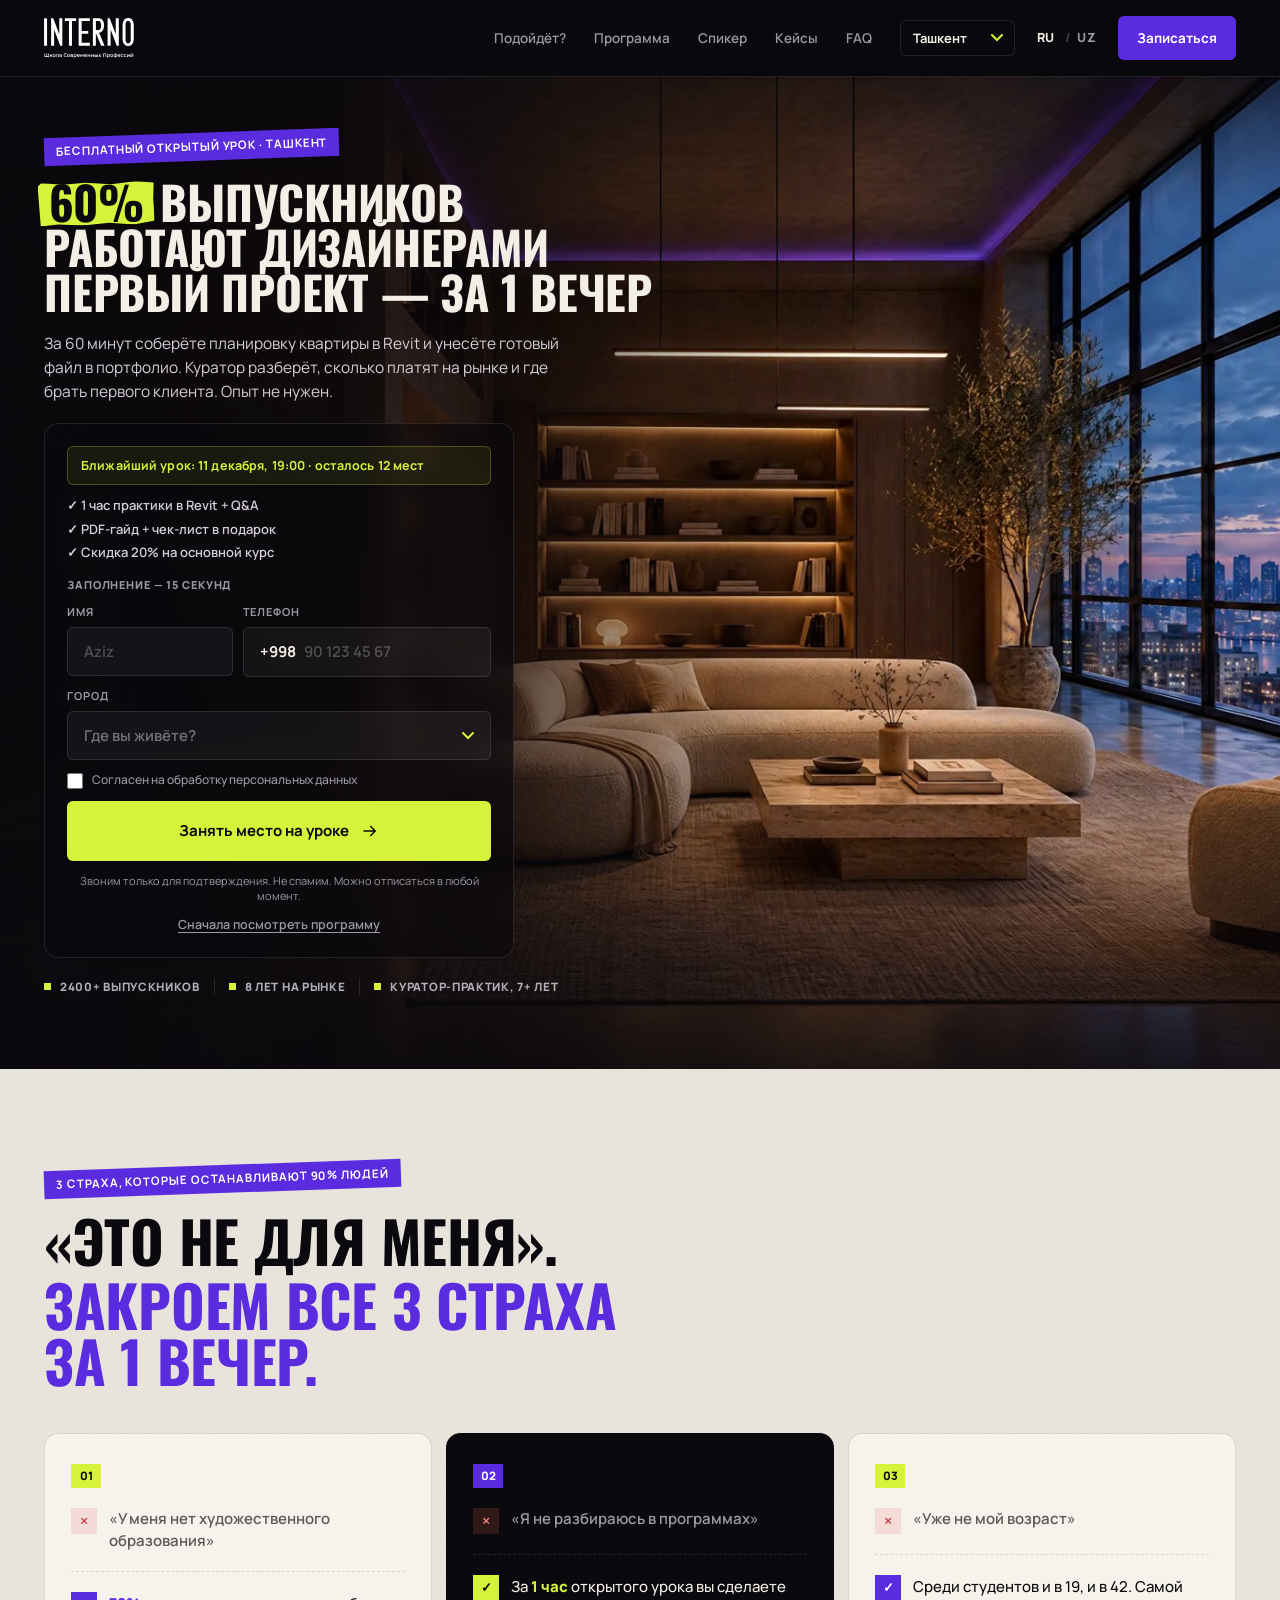
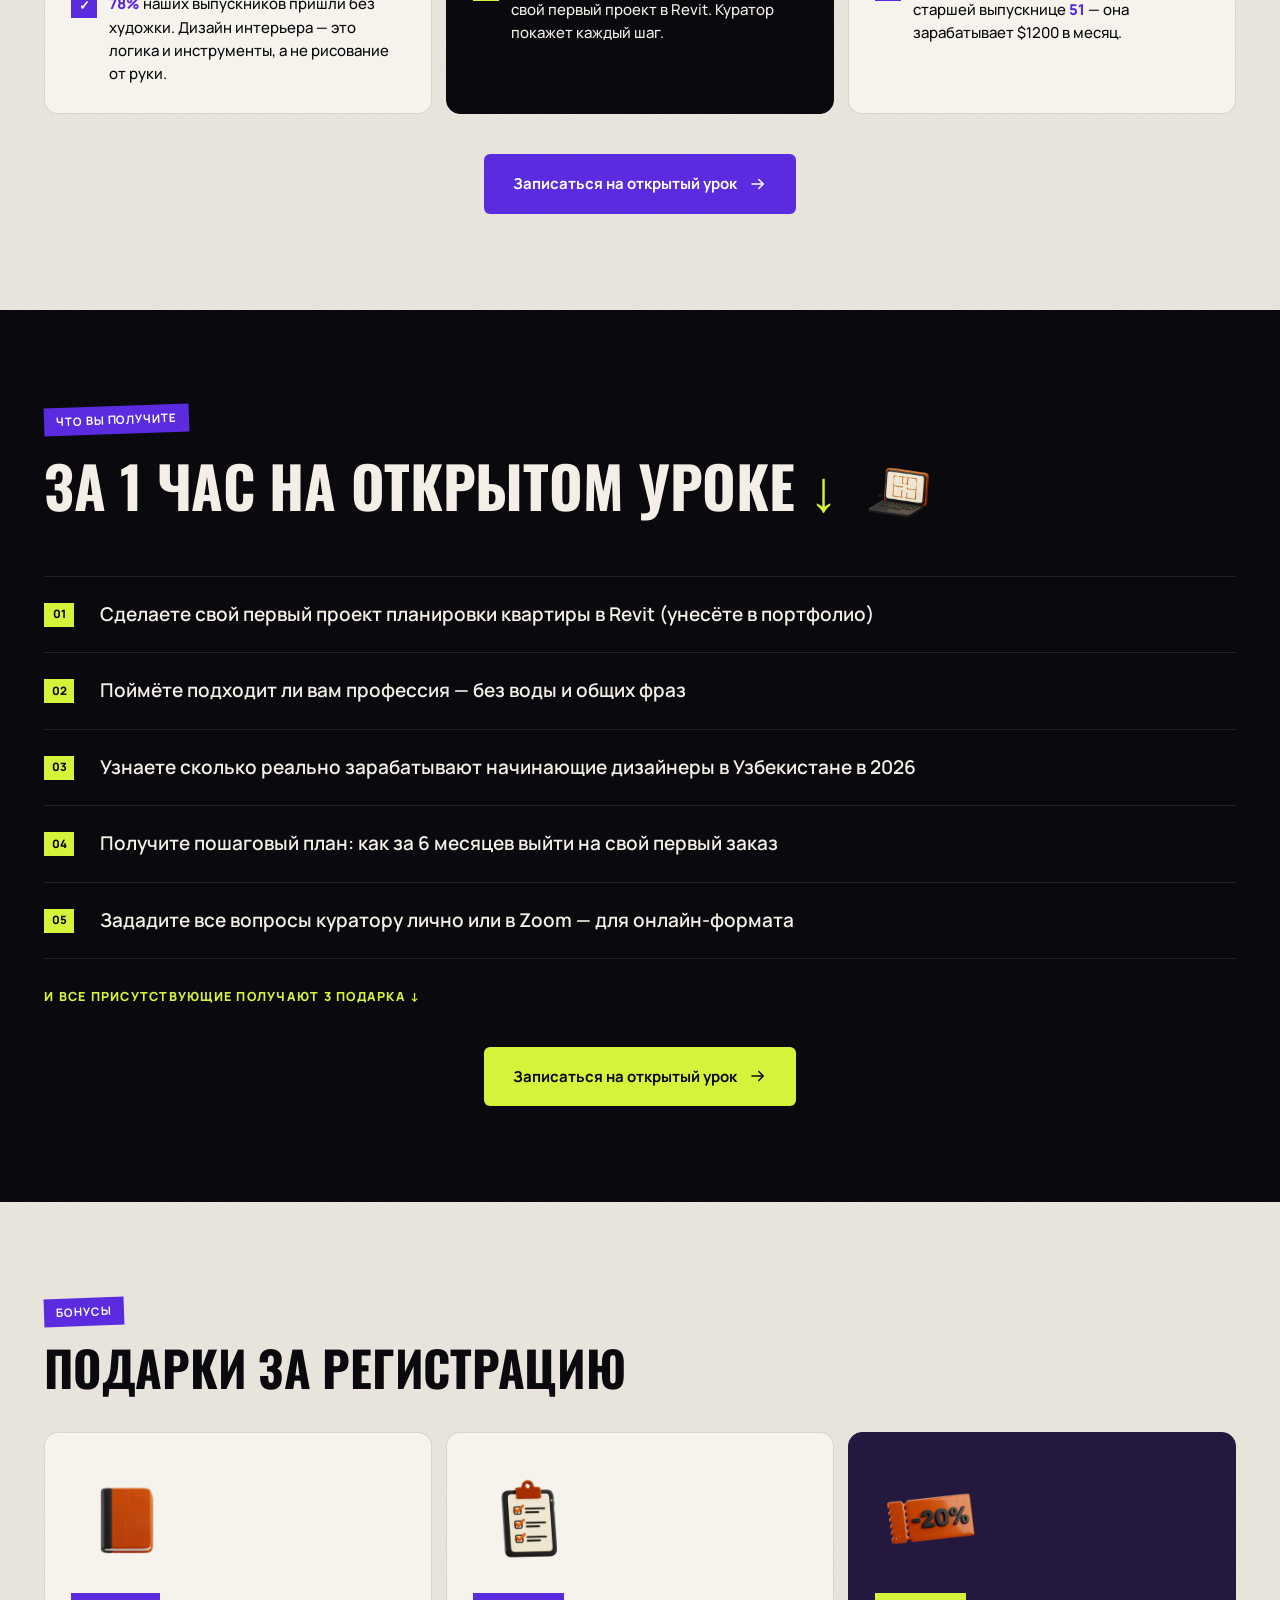
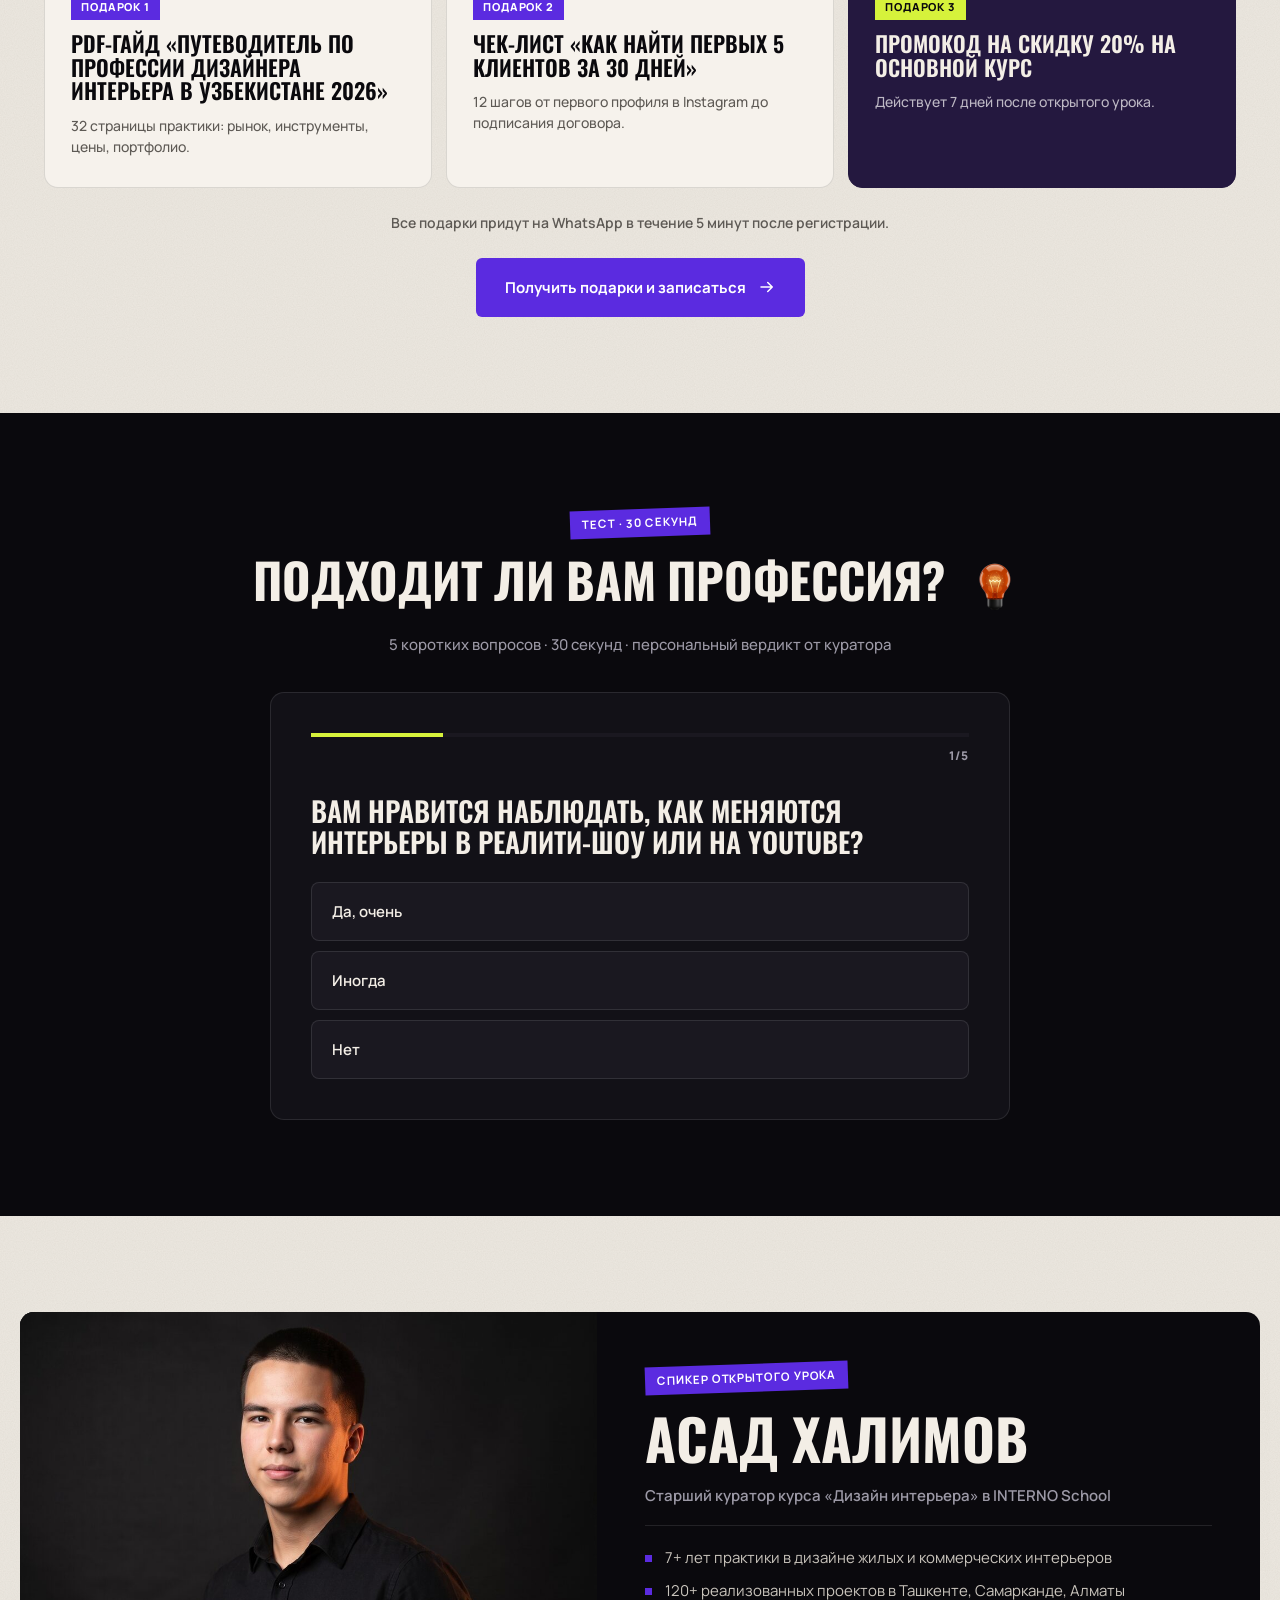
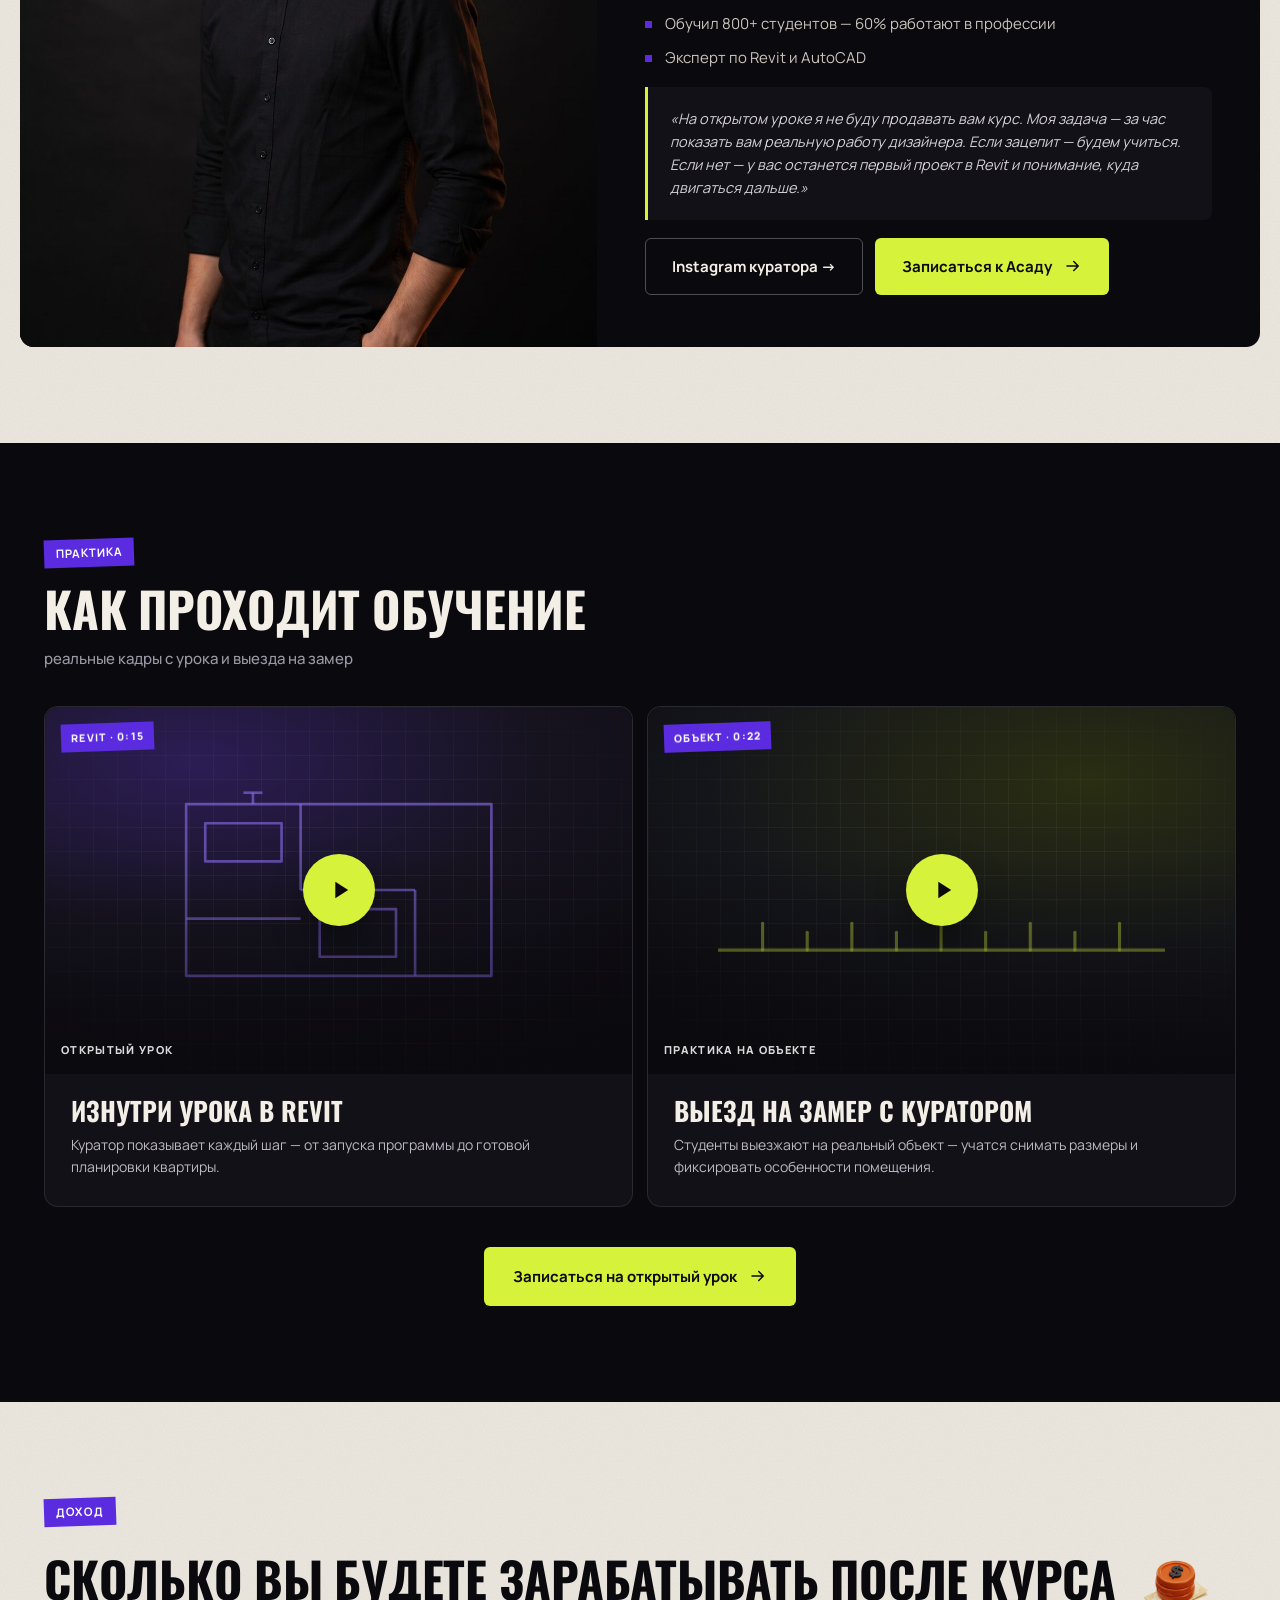
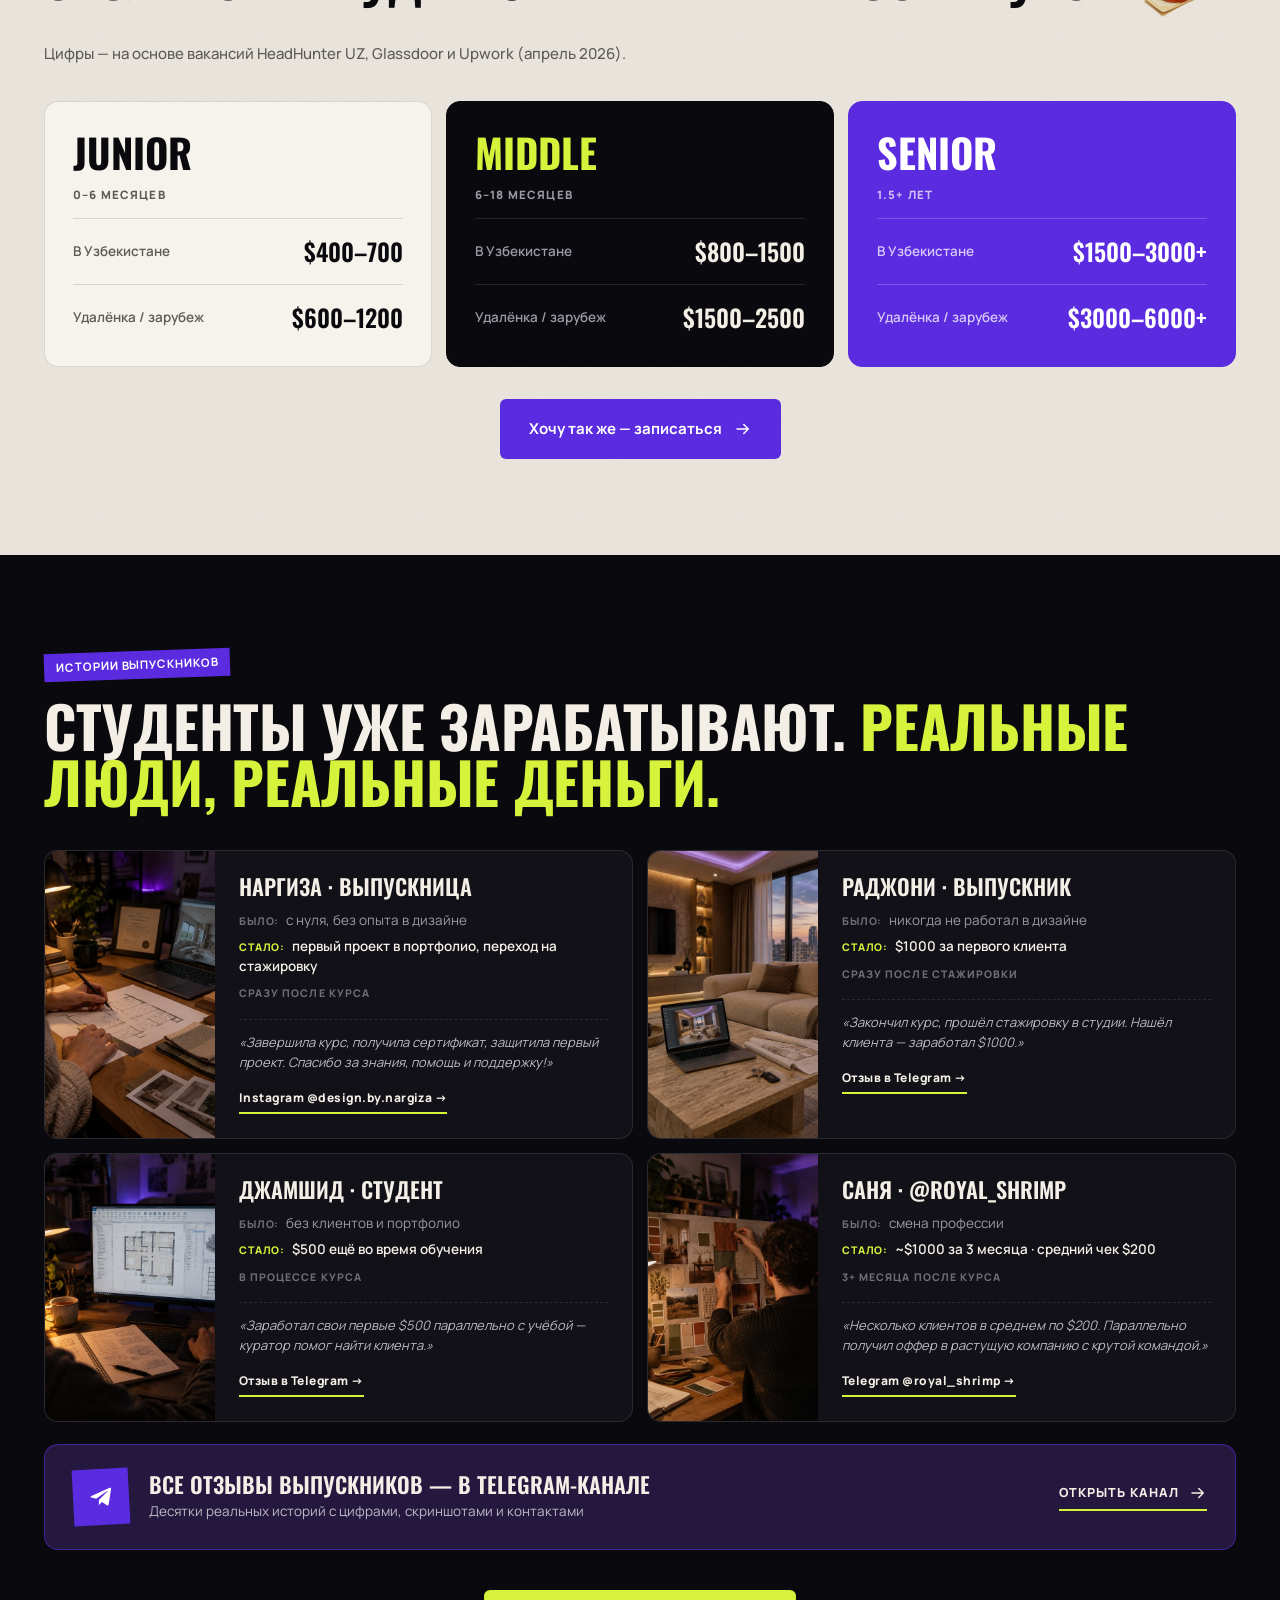
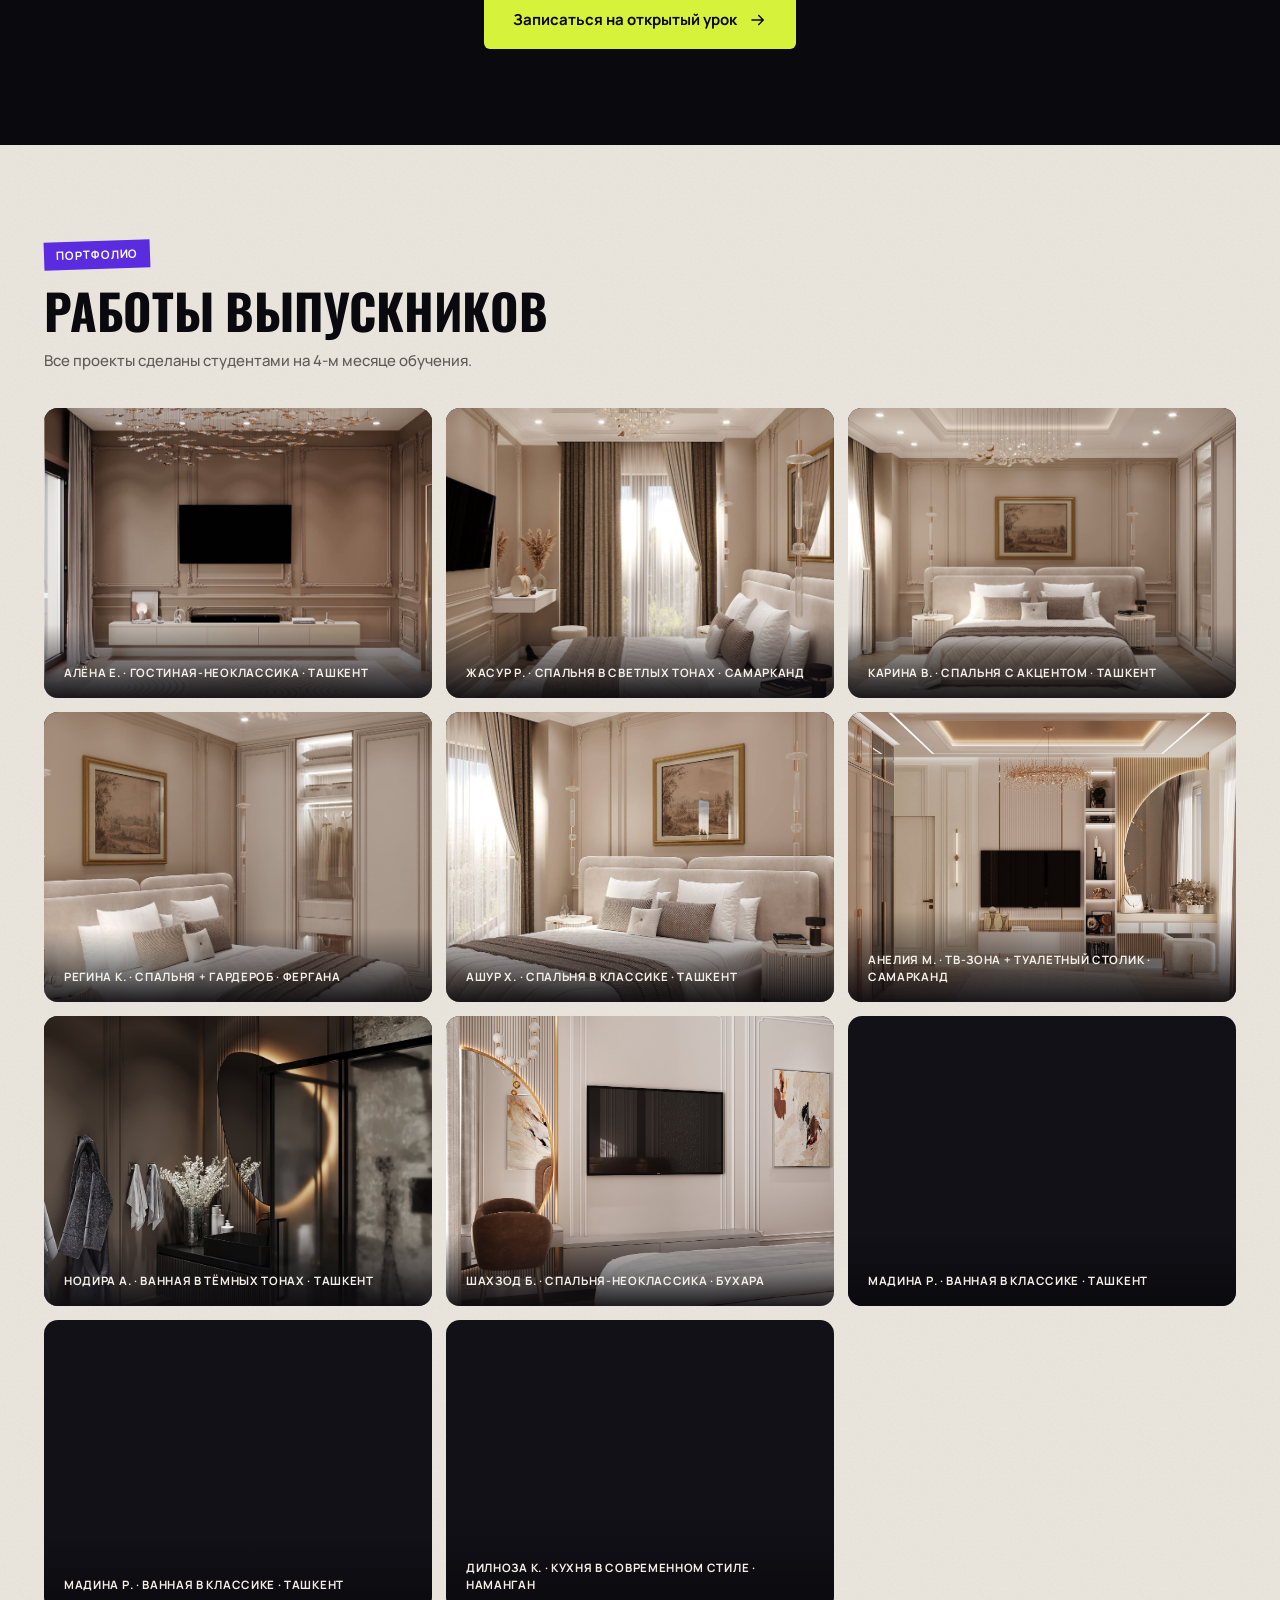
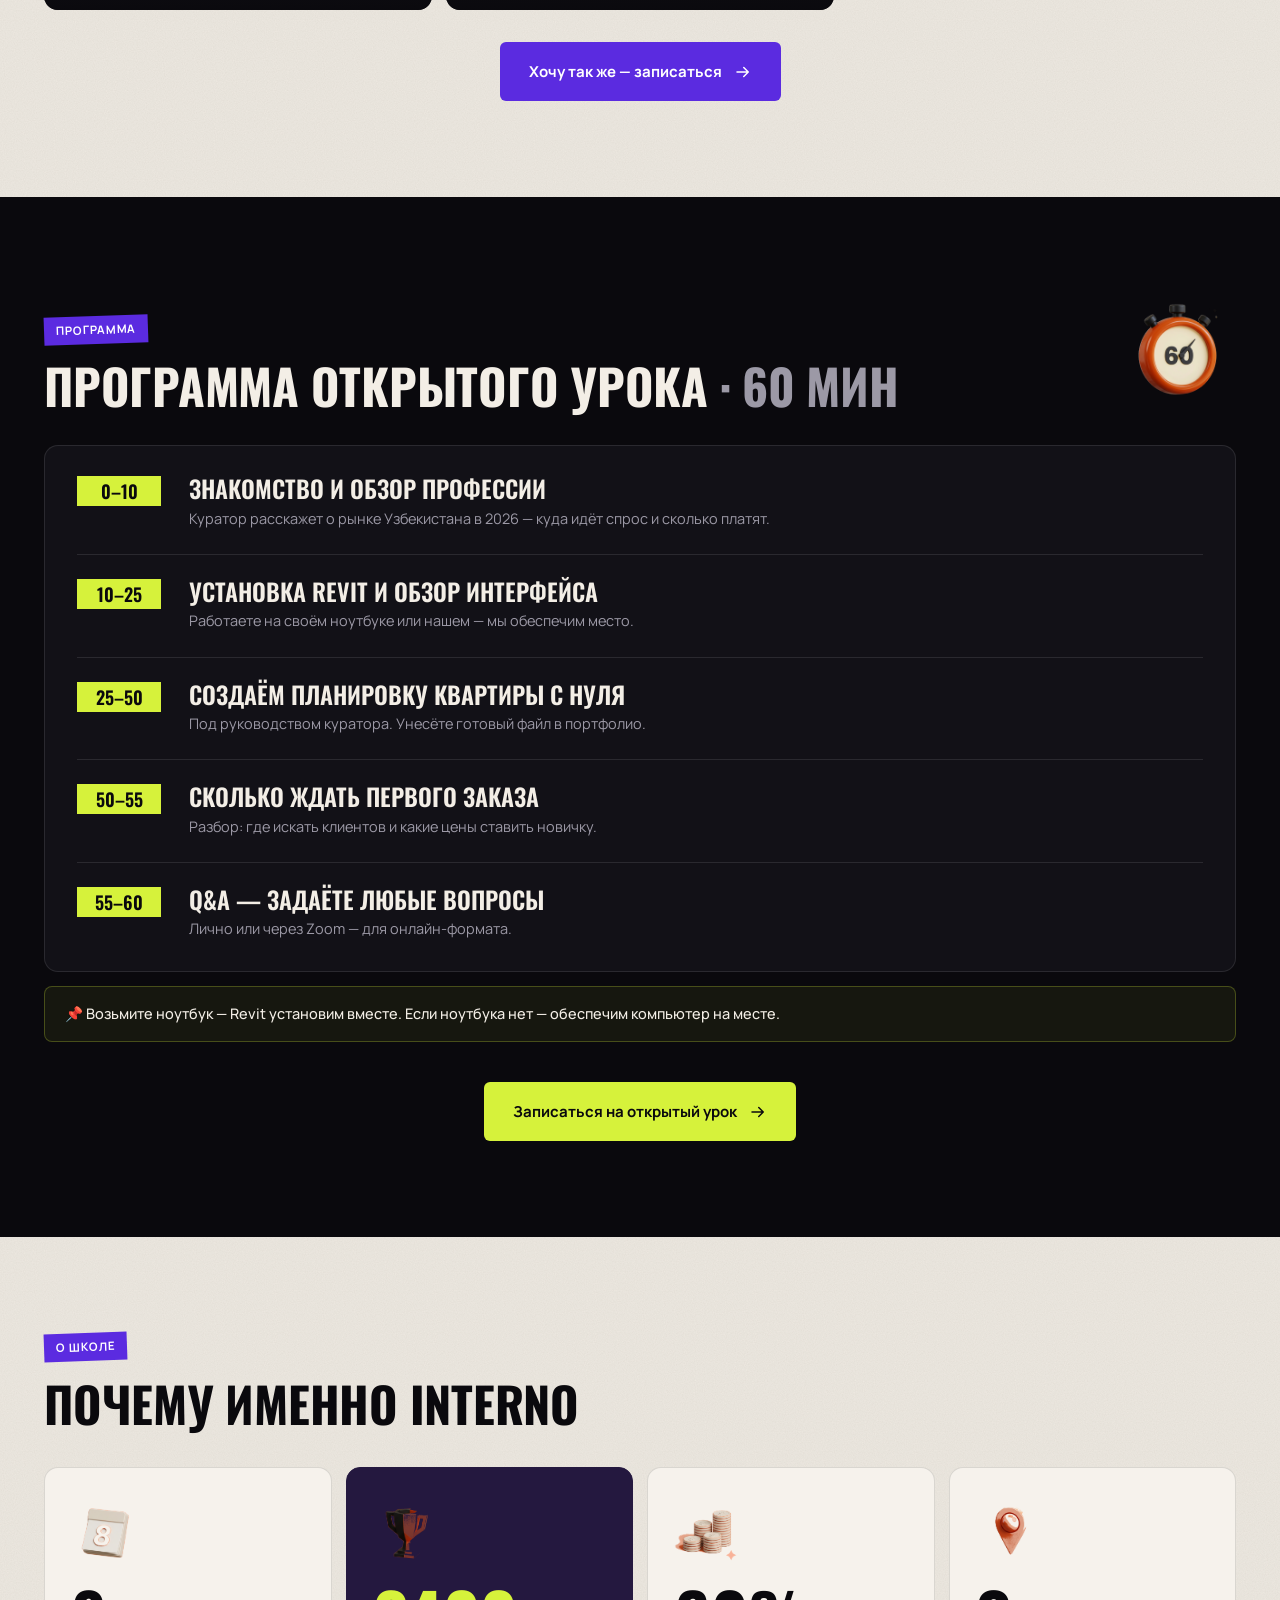
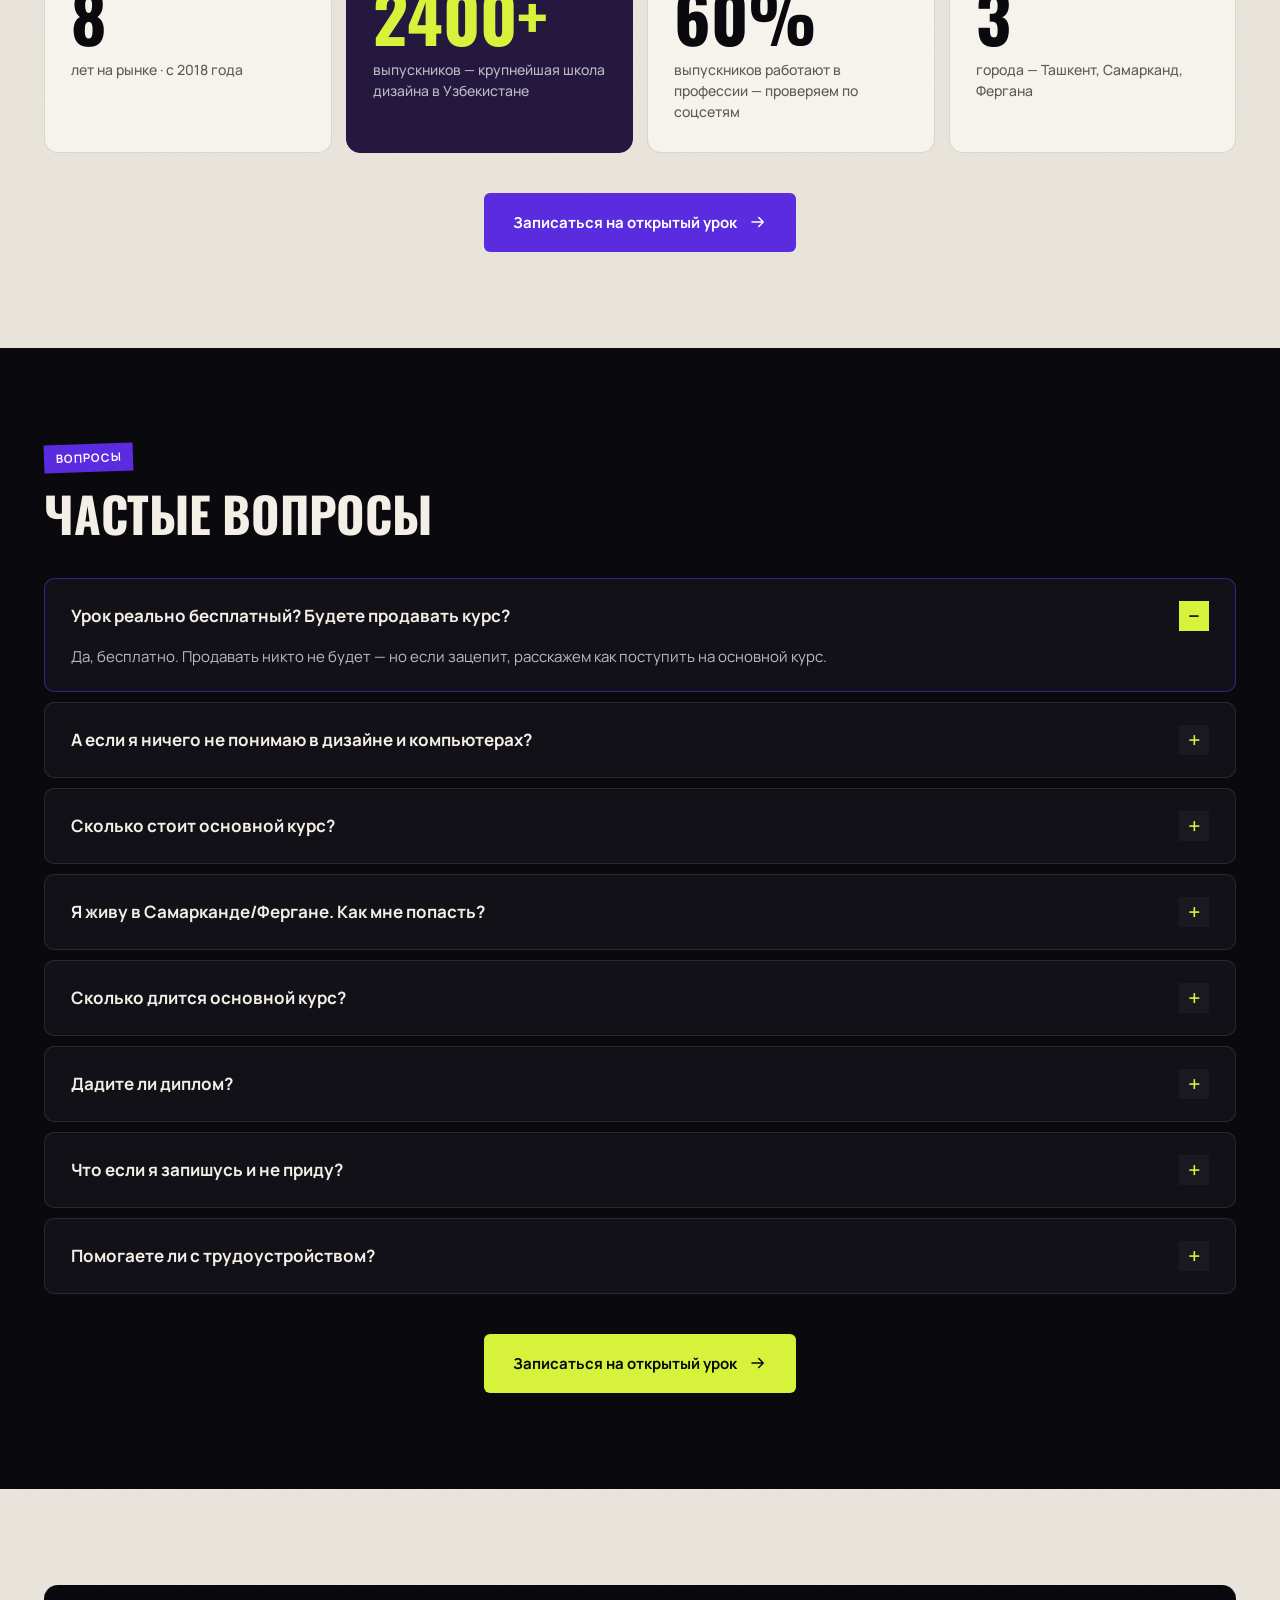
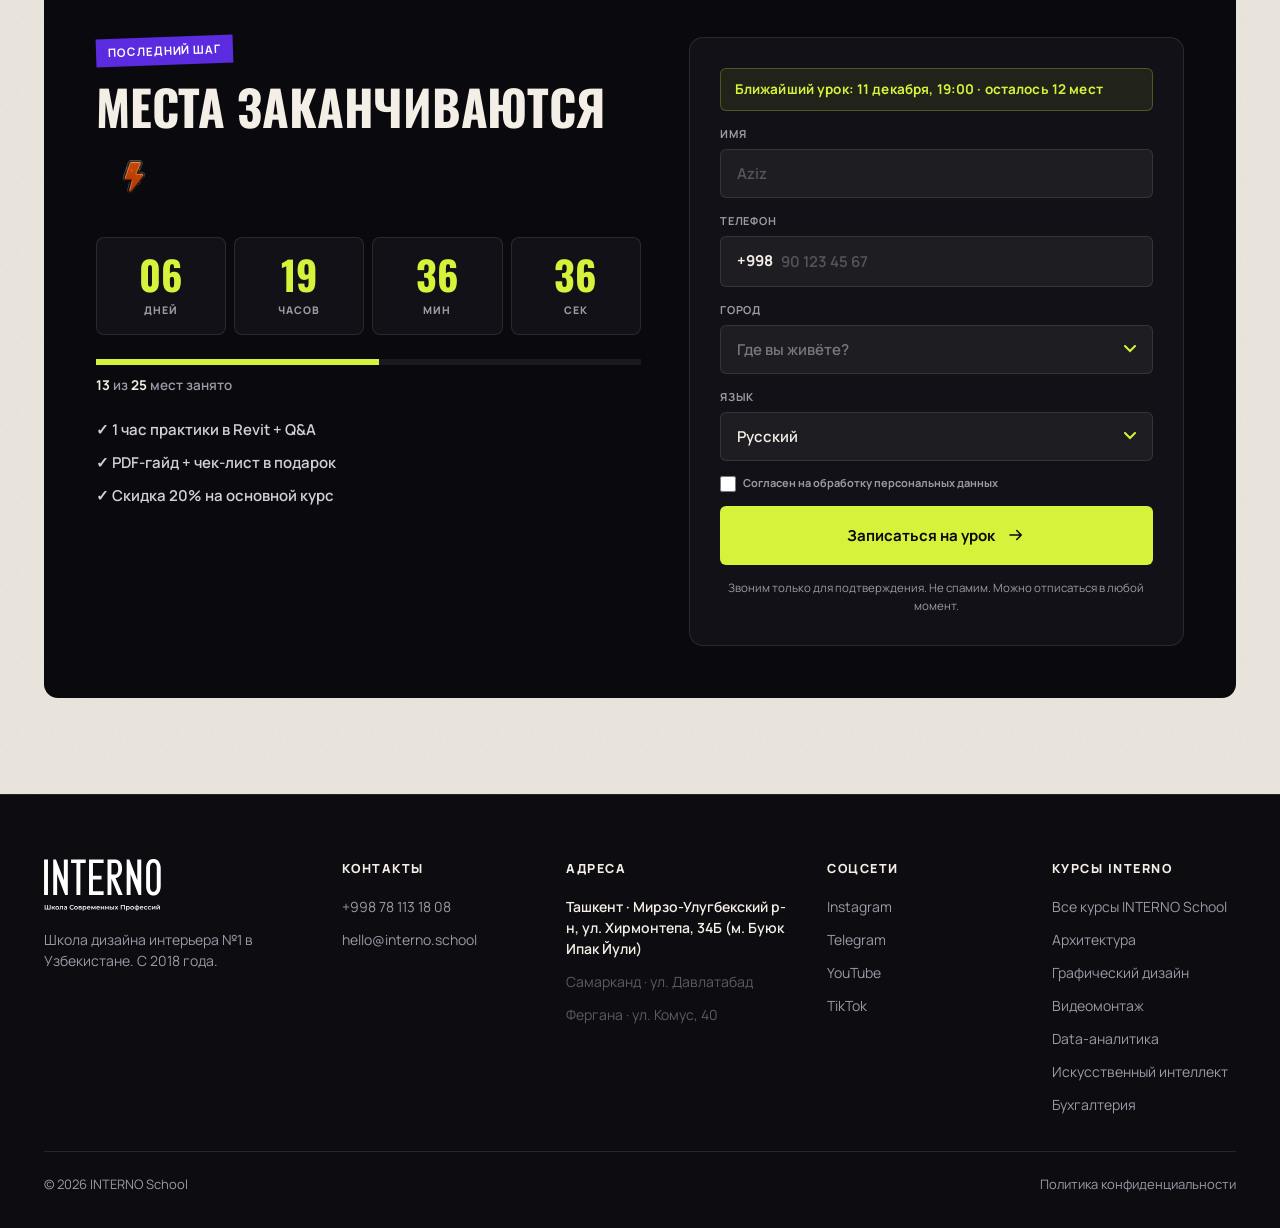
<file: index.html>
<!DOCTYPE html>
<html lang="ru">
<head>
<meta charset="UTF-8" />
<meta name="viewport" content="width=device-width, initial-scale=1.0" />
<!-- seo:start — блок генерирует scripts/build-seo.mjs, правки вносите там (тексты — в META/dict) -->
<title>Курс дизайна интерьера в Ташкенте — бесплатный урок | INTERNO</title>
<meta name="description" content="Бесплатный открытый урок по дизайну интерьера в Ташкенте, Самарканде и Фергане: первый проект в Revit за 1 час. Основной курс — 6 месяцев, сертификат." />
<meta name="robots" content="index, follow, max-image-preview:large, max-snippet:-1, max-video-preview:-1" />
<link rel="canonical" href="https://interior.internoedu.uz/" />
<link rel="alternate" hreflang="ru" href="https://interior.internoedu.uz/" />
<link rel="alternate" hreflang="uz" href="https://interior.internoedu.uz/uz/" />
<link rel="alternate" hreflang="x-default" href="https://interior.internoedu.uz/" />
<link rel="icon" href="/favicon.ico" sizes="48x48" />
<link rel="icon" href="/icon.svg" type="image/svg+xml" />
<link rel="apple-touch-icon" href="/apple-touch-icon.png" />
<meta property="og:type" content="website" />
<meta property="og:site_name" content="INTERNO School" />
<meta property="og:url" content="https://interior.internoedu.uz/" />
<meta property="og:title" content="Курс дизайна интерьера в Ташкенте — бесплатный урок | INTERNO" />
<meta property="og:description" content="Бесплатный открытый урок по дизайну интерьера в Ташкенте, Самарканде и Фергане: первый проект в Revit за 1 час. Основной курс — 6 месяцев, сертификат." />
<meta property="og:image" content="https://interior.internoedu.uz/hero/interior-d.jpg" />
<meta property="og:image:width" content="1920" />
<meta property="og:image:height" content="1080" />
<meta property="og:image:alt" content="3D композиция дизайнерского интерьера" />
<meta property="og:locale" content="ru_RU" />
<meta property="og:locale:alternate" content="uz_UZ" />
<meta name="twitter:card" content="summary_large_image" />
<meta name="twitter:title" content="Курс дизайна интерьера в Ташкенте — бесплатный урок | INTERNO" />
<meta name="twitter:description" content="Бесплатный открытый урок по дизайну интерьера в Ташкенте, Самарканде и Фергане: первый проект в Revit за 1 час. Основной курс — 6 месяцев, сертификат." />
<meta name="twitter:image" content="https://interior.internoedu.uz/hero/interior-d.jpg" />
<script type="application/ld+json">
{
 "@context": "https://schema.org",
 "@graph": [
  {
   "@type": "EducationalOrganization",
   "@id": "https://internoedu.uz/#org",
   "name": "INTERNO School",
   "url": "https://internoedu.uz/",
   "telephone": "+998781131808",
   "sameAs": [
    "https://t.me/interno_school",
    "https://instagram.com/interno.school"
   ]
  },
  {
   "@type": "Course",
   "@id": "https://interior.internoedu.uz/#course",
   "name": "Дизайн интерьера",
   "description": "Офлайн-курс дизайна интерьера INTERNO School в Ташкенте, Самарканде и Фергане: 6 месяцев, 2 раза в неделю по 2 часа, сертификат с QR-кодом, помощь карьерного центра с портфолио и первыми клиентами. Начните с бесплатного открытого урока: за 1 час — первый проект планировки квартиры в Revit.",
   "url": "https://interior.internoedu.uz/",
   "inLanguage": [
    "ru",
    "uz"
   ],
   "provider": {
    "@id": "https://internoedu.uz/#org"
   },
   "image": "https://interior.internoedu.uz/hero/interior-d.jpg",
   "timeRequired": "P6M",
   "educationalCredentialAwarded": "Сертификат с QR-кодом",
   "hasCourseInstance": [
    {
     "@type": "CourseInstance",
     "courseMode": "Onsite",
     "courseWorkload": "2 раза в неделю по 2 часа",
     "location": {
      "@type": "Place",
      "name": "INTERNO School — Ташкент",
      "address": {
       "@type": "PostalAddress",
       "streetAddress": "Мирзо-Улугбекский р-н, ул. Хирмонтепа, 34Б (м. Буюк Ипак Йули)",
       "addressLocality": "Tashkent",
       "addressCountry": "UZ"
      }
     }
    },
    {
     "@type": "CourseInstance",
     "courseMode": "Onsite",
     "courseWorkload": "2 раза в неделю по 2 часа",
     "location": {
      "@type": "Place",
      "name": "INTERNO School — Самарканд",
      "address": {
       "@type": "PostalAddress",
       "streetAddress": "ул. Давлатабад",
       "addressLocality": "Samarkand",
       "addressCountry": "UZ"
      }
     }
    },
    {
     "@type": "CourseInstance",
     "courseMode": "Onsite",
     "courseWorkload": "2 раза в неделю по 2 часа",
     "location": {
      "@type": "Place",
      "name": "INTERNO School — Фергана",
      "address": {
       "@type": "PostalAddress",
       "streetAddress": "ул. Комус, 40",
       "addressLocality": "Fergana",
       "addressCountry": "UZ"
      }
     }
    }
   ]
  },
  {
   "@type": "Person",
   "@id": "https://interior.internoedu.uz/#mentor-asad",
   "name": "Асад Халимов",
   "jobTitle": "Старший куратор курса «Дизайн интерьера» в INTERNO School",
   "image": "https://interior.internoedu.uz/mentor-asad.jpg",
   "worksFor": {
    "@id": "https://internoedu.uz/#org"
   },
   "knowsAbout": [
    "Revit",
    "AutoCAD",
    "Дизайн интерьера"
   ],
   "description": "7+ лет практики в дизайне жилых и коммерческих интерьеров. 120+ реализованных проектов в Ташкенте, Самарканде, Алматы. Обучил 800+ студентов — 60% работают в профессии. Эксперт по Revit и AutoCAD."
  },
  {
   "@type": "WebPage",
   "@id": "https://interior.internoedu.uz/#webpage",
   "url": "https://interior.internoedu.uz/",
   "name": "Курс дизайна интерьера в Ташкенте — бесплатный урок | INTERNO",
   "description": "Бесплатный открытый урок по дизайну интерьера в Ташкенте, Самарканде и Фергане: первый проект в Revit за 1 час. Основной курс — 6 месяцев, сертификат.",
   "inLanguage": "ru",
   "about": {
    "@id": "https://interior.internoedu.uz/#course"
   },
   "mentions": {
    "@id": "https://interior.internoedu.uz/#mentor-asad"
   },
   "publisher": {
    "@id": "https://internoedu.uz/#org"
   },
   "primaryImageOfPage": "https://interior.internoedu.uz/hero/interior-d.jpg",
   "breadcrumb": {
    "@id": "https://interior.internoedu.uz/#breadcrumb"
   },
   "dateModified": "2026-11-11"
  },
  {
   "@type": "BreadcrumbList",
   "@id": "https://interior.internoedu.uz/#breadcrumb",
   "itemListElement": [
    {
     "@type": "ListItem",
     "position": 1,
     "name": "INTERNO School",
     "item": "https://internoedu.uz/"
    },
    {
     "@type": "ListItem",
     "position": 2,
     "name": "Дизайн интерьера",
     "item": "https://interior.internoedu.uz/"
    }
   ]
  },
  {
   "@type": "FAQPage",
   "@id": "https://interior.internoedu.uz/#faq",
   "inLanguage": "ru",
   "mainEntity": [
    {
     "@type": "Question",
     "name": "Урок реально бесплатный? Будете продавать курс?",
     "acceptedAnswer": {
      "@type": "Answer",
      "text": "Да, бесплатно. Продавать никто не будет — но если зацепит, расскажем как поступить на основной курс."
     }
    },
    {
     "@type": "Question",
     "name": "А если я ничего не понимаю в дизайне и компьютерах?",
     "acceptedAnswer": {
      "@type": "Answer",
      "text": "Урок построен с нуля. Куратор разберёт каждый шаг."
     }
    },
    {
     "@type": "Question",
     "name": "Сколько стоит основной курс?",
     "acceptedAnswer": {
      "@type": "Answer",
      "text": "Зависит от формата и города. Точную стоимость и рассрочку расскажем на уроке."
     }
    },
    {
     "@type": "Question",
     "name": "Я живу в Самарканде/Фергане. Как мне попасть?",
     "acceptedAnswer": {
      "@type": "Answer",
      "text": "Открытые уроки проводятся во всех 3 городах. Адрес в вашем городе пришлём при записи."
     }
    },
    {
     "@type": "Question",
     "name": "Сколько длится основной курс?",
     "acceptedAnswer": {
      "@type": "Answer",
      "text": "6 месяцев. 2 раза в неделю по 2 часа."
     }
    },
    {
     "@type": "Question",
     "name": "Дадите ли диплом?",
     "acceptedAnswer": {
      "@type": "Answer",
      "text": "Да, выдаём сертификат с QR-кодом, который проверяется на нашем сайте."
     }
    },
    {
     "@type": "Question",
     "name": "Что если я запишусь и не приду?",
     "acceptedAnswer": {
      "@type": "Answer",
      "text": "Просто напишите нам — перенесём на следующий урок. Без проблем."
     }
    },
    {
     "@type": "Question",
     "name": "Помогаете ли с трудоустройством?",
     "acceptedAnswer": {
      "@type": "Answer",
      "text": "Да, у нас есть карьерный центр. Помогаем собрать портфолио и найти первых клиентов."
     }
    }
   ]
  }
 ]
}
</script>
<!-- seo:end -->

<!-- ===== BOOT + I18N =====
     Inlined in <head> so ?lang=uz|ru and ?city=tsh|smr|fer apply synchronously,
     before the hero is painted (no flash of Russian text on ?lang=uz).
     Order: URL param (?lang, /uz/) → localStorage → language of the page itself. -->
<script>
// Next open lesson — single source of truth for hero line, forms and countdown.
// Lessons repeat weekly: the anchor date fixes the weekday and time (Tashkent,
// UTC+5), the upcoming date is computed from it so the page never goes stale.
// seatsMax/seatsMin: свободные места в начале и в конце недельного цикла —
// seatsLeft считается от времени до урока, одинаково у всех посетителей.
window.LESSON_SCHEDULE = { anchor: '2026-07-17', time: '19:00', seatsTotal: 25, seatsMax: 12, seatsMin: 2 };
window.nextLessonTarget = function(){
  var S = window.LESSON_SCHEDULE, WEEK = 7 * 86400000;
  var t = new Date(S.anchor + 'T' + S.time + ':00+05:00');
  var now = new Date();
  if(now > t) t = new Date(t.getTime() + Math.ceil((now - t) / WEEK) * WEEK);
  return t;
};
window.lessonDateStr = function(target){
  // Calendar date of the lesson in Tashkent: shift to UTC+5, read as UTC.
  return new Date(target.getTime() + 5 * 3600000).toISOString().slice(0, 10);
};
window.lessonSeatsLeft = function(target){
  var S = window.LESSON_SCHEDULE, WEEK = 7 * 86400000;
  // Доля недели, прошедшая с прошлого урока: 0 — запись только открылась,
  // 1 — урок вот-вот начнётся.
  var f = Math.min(1, Math.max(0, 1 - (target - new Date()) / WEEK));
  // Smoothstep: заполнение ускоряется к середине недели и к концу.
  var eased = f * f * (3 - 2 * f);
  return S.seatsMin + Math.round((S.seatsMax - S.seatsMin) * (1 - eased));
};
window.NEXT_LESSON = (function(){
  var S = window.LESSON_SCHEDULE, t = nextLessonTarget();
  return { date: lessonDateStr(t), time: S.time, seatsLeft: lessonSeatsLeft(t), seatsTotal: S.seatsTotal };
})();

const dict = {
  ru: {
    "nav.fear":"Подойдёт?","nav.program":"Программа","nav.mentor":"Спикер","nav.cases":"Кейсы","nav.faq":"FAQ","nav.signup":"Записаться",
    "nav.cityAria":"Город",
    "hero.eyebrow":"Бесплатный открытый урок",
    "hero.title1":"Попробуйте профессию","hero.title2":"дизайнера интерьера","hero.title3":"за 1 вечер. <em>Бесплатно.</em>",
    "hero.subtitle":"Создадите свой первый проект в Revit, поймёте подходит ли вам профессия, и получите путеводитель + чек-лист в подарок.",
    "hero.cta":"Записаться бесплатно","hero.cta2":"Программа урока",
    "hero.social":"2400+ выпускников · 8 лет · 60% в профессии",
    "hero.micro":"🔒 Без спама. Дату и время согласуем при подтверждении.",
    "hero.alt":"3D композиция дизайнерского интерьера",
    /* --- A/B, вариант B: оффер-первый герой. Ключ "x@b" перекрывает "x",
           пока window.AB_HERO === 'b' (см. t() в applyLang). --- */
    "hero.title1@b":"<em>60%</em> выпускников",
    "hero.title2@b":"работают дизайнерами",
    "hero.title3@b":"Первый проект — за 1 вечер",
    "hero.subtitle@b":"За 60 минут соберёте планировку квартиры в Revit и унесёте готовый файл в портфолио. Куратор разберёт, сколько платят на рынке и где брать первого клиента. Опыт не нужен.",
    "hero.cta@b":"Занять место на уроке",
    "hero.proof1":"2400+ выпускников","hero.proof2":"8 лет на рынке","hero.proof3":"Куратор-практик, 7+ лет",
    "hero.proofNote":"",
    "hero.formTitle":"Заполнение — 15 секунд",
    "hero.program":"Сначала посмотреть программу",
    "trust.t1":"8 лет на рынке","trust.t2":"2400+ выпускников","trust.t3":"Куратор-практик","trust.t4":"3 города Узбекистана",
    "mc.label":"Ведёт открытый урок","mc.name":"Асад Халимов","mc.role":"Старший куратор · 7+ лет в дизайне",

    "fear.kicker":"3 страха, которые останавливают 90% людей",
    "fear.title":"«Это не для меня».",
    "fear.title2":"Закроем все 3 страха<br/>за 1 вечер.",
    "fear.q1":"«У меня нет художественного образования»",
    "fear.a1":"<b>78%</b> наших выпускников пришли без художки. Дизайн интерьера — это логика и инструменты, а не рисование от руки.",
    "fear.q2":"«Я не разбираюсь в программах»",
    "fear.a2":"За <b>1 час</b> открытого урока вы сделаете свой первый проект в Revit. Куратор покажет каждый шаг.",
    "fear.q3":"«Уже не мой возраст»",
    "fear.a3":"Среди студентов и в 19, и в 42. Самой старшей выпускнице <b>51</b> — она зарабатывает $1200 в месяц.",

    "ben.title":"За 1 час на открытом уроке",
    "ben.b1":"Сделаете свой первый проект планировки квартиры в Revit (унесёте в портфолио)",
    "ben.b2":"Поймёте подходит ли вам профессия — без воды и общих фраз",
    "ben.b3":"Узнаете сколько реально зарабатывают начинающие дизайнеры в Узбекистане в 2026",
    "ben.b4":"Получите пошаговый план: как за 6 месяцев выйти на свой первый заказ",
    "ben.b5":"Зададите все вопросы куратору лично или в Zoom — для онлайн-формата",
    "ben.foot":"И ВСЕ присутствующие получают 3 подарка ↓",

    "gift.title":"Подарки за регистрацию",
    "gift.l1":"ПОДАРОК 1","gift.l2":"ПОДАРОК 2","gift.l3":"ПОДАРОК 3",
    "gift.t1":"PDF-гайд «Путеводитель по профессии дизайнера интерьера в Узбекистане 2026»",
    "gift.d1":"32 страницы практики: рынок, инструменты, цены, портфолио.",
    "gift.t2":"Чек-лист «Как найти первых 5 клиентов за 30 дней»",
    "gift.d2":"12 шагов от первого профиля в Instagram до подписания договора.",
    "gift.t3":"Промокод на скидку 20% на основной курс",
    "gift.d3":"Действует 7 дней после открытого урока.",
    "gift.note":"Все подарки придут на WhatsApp в течение 5 минут после регистрации.",
    "gift.cta":"Получить подарки и записаться",

    "quiz.title":"Подходит ли вам профессия?",
    "quiz.lead":"5 коротких вопросов · 30 секунд · персональный вердикт от куратора",
    "quiz.restart":"← Пройти заново",
    "q1.t":"Вам нравится наблюдать, как меняются интерьеры в реалити-шоу или на YouTube?",
    "q1.a1":"Да, очень","q1.a2":"Иногда","q1.a3":"Нет",
    "q2.t":"Что вас больше привлекает в профессии?",
    "q2.a1":"Творчество и самовыражение","q2.a2":"Стабильный доход","q2.a3":"Работа удалённо","q2.a4":"Всё вместе",
    "q3.t":"Сколько времени готовы уделять обучению?",
    "q3.a1":"1–2 часа в день","q3.a2":"3–4 часа в день","q3.a3":"Только по выходным",
    "q4.t":"Какой результат хотите получить через 6 месяцев?",
    "q4.a1":"Первый клиент и доход","q4.a2":"Новая профессия и портфолио","q4.a3":"Просто разобраться, моё ли это",
    "q5.t":"В каком городе вы находитесь?",
    "q5.a1":"Ташкент","q5.a2":"Самарканд","q5.a3":"Фергана","q5.a4":"Другой город","q5.a5":"Ташкентская область",
    "verdict.high":"<b>Отличный результат:</b> по вашим ответам профессия дизайнера интерьера подходит вам — приходите на бесплатный урок и убедитесь на практике.",
    "verdict.mid":"<b>Хороший потенциал:</b> у вас есть интерес и мотивация — открытый урок поможет окончательно понять, ваше ли это.",
    "verdict.low":"<b>Вы пока сомневаетесь</b> — бесплатный урок ни к чему не обязывает и поможет принять решение.",

    "m.kicker":"Спикер открытого урока",
    "m.role":"Старший куратор курса «Дизайн интерьера» в INTERNO School",
    "m.l1":"7+ лет практики в дизайне жилых и коммерческих интерьеров",
    "m.l2":"120+ реализованных проектов в Ташкенте, Самарканде, Алматы",
    "m.l3":"Обучил 800+ студентов — 60% работают в профессии",
    "m.l4":"Эксперт по Revit и AutoCAD",
    "m.quote":"«На открытом уроке я не буду продавать вам курс. Моя задача — за час показать вам реальную работу дизайнера. Если зацепит — будем учиться. Если нет — у вас останется первый проект в Revit и понимание, куда двигаться дальше.»",
    "m.ig":"Instagram куратора →","m.cta":"Записаться к Асаду",

    "prac.title":"Как проходит обучение",
    "prac.lead":"реальные кадры с урока и выезда на замер",
    "prac.t1":"Открытый урок","prac.h1":"Изнутри урока в Revit",
    "prac.d1":"Куратор показывает каждый шаг — от запуска программы до готовой планировки квартиры.",
    "prac.t2":"Практика на объекте","prac.h2":"Выезд на замер с куратором",
    "prac.d2":"Студенты выезжают на реальный объект — учатся снимать размеры и фиксировать особенности помещения.",
    "prac.chip2":"ОБЪЕКТ · 0:22",
    "prac.al1":"Воспроизвести: Изнутри урока в Revit",
    "prac.al2":"Воспроизвести: Выезд на замер с куратором",

    "sal.title":"Сколько вы будете зарабатывать после курса",
    "sal.lead":"Цифры — на основе вакансий HeadHunter UZ, Glassdoor и Upwork (апрель 2026).",
    "sal.j":"0–6 месяцев","sal.m":"6–18 месяцев","sal.s":"1.5+ лет",
    "sal.uz":"В Узбекистане","sal.rem":"Удалёнка / зарубеж",
    "sal.cta":"Хочу так же — записаться",

    "case.title":"Студенты уже зарабатывают.","case.title2":"Реальные люди, реальные деньги.",
    "c.before":"Было:","c.after":"Стало:","c.tglink":"Отзыв в Telegram →",
    "c1.n":"Наргиза · выпускница","c2.n":"Раджони · выпускник","c3.n":"Джамшид · студент","c4.n":"Саня · @royal_shrimp",
    "c1.b":"с нуля, без опыта в дизайне","c1.a":"первый проект в портфолио, переход на стажировку","c1.t":"сразу после курса",
    "c1.q":"«Завершила курс, получила сертификат, защитила первый проект. Спасибо за знания, помощь и поддержку!»",
    "c2.b":"никогда не работал в дизайне","c2.a":"$1000 за первого клиента","c2.t":"сразу после стажировки",
    "c2.q":"«Закончил курс, прошёл стажировку в студии. Нашёл клиента — заработал $1000.»",
    "c3.b":"без клиентов и портфолио","c3.a":"$500 ещё во время обучения","c3.t":"в процессе курса",
    "c3.q":"«Заработал свои первые $500 параллельно с учёбой — куратор помог найти клиента.»",
    "c4.b":"смена профессии","c4.a":"~$1000 за 3 месяца · средний чек $200","c4.t":"3+ месяца после курса",
    "c4.q":"«Несколько клиентов в среднем по $200. Параллельно получил оффер в растущую компанию с крутой командой.»",
    "rev.title":"Все отзывы выпускников — в Telegram-канале",
    "rev.sub":"Десятки реальных историй с цифрами, скриншотами и контактами",
    "rev.cta":"Открыть канал",

    "works.title":"Работы выпускников",
    "works.lead":"Все проекты сделаны студентами на 4-м месяце обучения.",
    "works.cta":"Хочу так же — записаться",
    "works.c1":"Алёна Е. · гостиная-неоклассика · Ташкент",
    "works.c2":"Жасур Р. · спальня в светлых тонах · Самарканд",
    "works.c3":"Карина В. · спальня с акцентом · Ташкент",
    "works.c4":"Регина К. · спальня + гардероб · Фергана",
    "works.c5":"Ашур Х. · спальня в классике · Ташкент",
    "works.c6":"Анелия М. · ТВ-зона + туалетный столик · Самарканд",
    "works.c7":"Нодира А. · ванная в тёмных тонах · Ташкент",
    "works.c8":"Шахзод Б. · спальня-неоклассика · Бухара",
    "works.c9":"Мадина Р. · ванная в классике · Ташкент",
    "works.c10":"Дилноза К. · кухня в современном стиле · Наманган",

    "prog.title":"Программа открытого урока","prog.mins":"· 60 мин",
    "t1.t":"Знакомство и обзор профессии","t1.d":"Куратор расскажет о рынке Узбекистана в 2026 — куда идёт спрос и сколько платят.",
    "t2.t":"Установка Revit и обзор интерфейса","t2.d":"Работаете на своём ноутбуке или нашем — мы обеспечим место.",
    "t3.t":"Создаём планировку квартиры с нуля","t3.d":"Под руководством куратора. Унесёте готовый файл в портфолио.",
    "t4.t":"Сколько ждать первого заказа","t4.d":"Разбор: где искать клиентов и какие цены ставить новичку.",
    "t5.t":"Q&A — задаёте любые вопросы","t5.d":"Лично или через Zoom — для онлайн-формата.",
    "prog.note":"📌 Возьмите ноутбук — Revit установим вместе. Если ноутбука нет — обеспечим компьютер на месте.",

    "why.title":"Почему именно INTERNO",
    "why.l1":"лет на рынке · с 2018 года",
    "why.l2":"выпускников — крупнейшая школа дизайна в Узбекистане",
    "why.l3":"выпускников работают в профессии — проверяем по соцсетям",
    "why.l4":"города — Ташкент, Самарканд, Фергана",

    "faq.title":"Частые вопросы",
    "faq.q1":"Урок реально бесплатный? Будете продавать курс?",
    "faq.a1":"Да, бесплатно. Продавать никто не будет — но если зацепит, расскажем как поступить на основной курс.",
    "faq.q2":"А если я ничего не понимаю в дизайне и компьютерах?",
    "faq.a2":"Урок построен с нуля. Куратор разберёт каждый шаг.",
    "faq.q3":"Сколько стоит основной курс?",
    "faq.a3":"Зависит от формата и города. Точную стоимость и рассрочку расскажем на уроке.",
    "faq.q4":"Я живу в Самарканде/Фергане. Как мне попасть?",
    "faq.a4":"Открытые уроки проводятся во всех 3 городах. Адрес в вашем городе пришлём при записи.",
    "faq.q5":"Сколько длится основной курс?","faq.a5":"6 месяцев. 2 раза в неделю по 2 часа.",
    "faq.q6":"Дадите ли диплом?","faq.a6":"Да, выдаём сертификат с QR-кодом, который проверяется на нашем сайте.",
    "faq.q7":"Что если я запишусь и не приду?","faq.a7":"Просто напишите нам — перенесём на следующий урок. Без проблем.",
    "faq.q8":"Помогаете ли с трудоустройством?","faq.a8":"Да, у нас есть карьерный центр. Помогаем собрать портфолио и найти первых клиентов.",

    "cta.title":"Места заканчиваются",
    "cd.d":"дней","cd.h":"часов","cd.m":"мин","cd.s":"сек",
    "prog.of":"из","prog.spots":"мест занято",
    "cta.section":"Записаться на открытый урок",
    "tag.lesson":"Что вы получите","tag.gifts":"Бонусы","tag.quiz":"Тест · 30 секунд","tag.practice":"Практика",
    "tag.salary":"Доход","tag.cases":"Истории выпускников","tag.works":"Портфолио","tag.program":"Программа",
    "tag.why":"О школе","tag.faq":"Вопросы","tag.cta":"Последний шаг",
    "cta.b1":"✓ 1 час практики в Revit + Q&A","cta.b2":"✓ PDF-гайд + чек-лист в подарок","cta.b3":"✓ Скидка 20% на основной курс",
    "form.name":"Имя","form.phone":"Телефон","form.city":"Город","form.lang":"Язык",
    "form.opt1":"Русский","form.opt2":"Узбекский",
    "form.cityPick":"Где вы живёте?",
    "form.c.tsh":"Ташкент","form.c.tso":"Ташкентская область","form.c.smr":"Самарканд","form.c.frg":"Фергана","form.c.oth":"Другой город / регион",
    "form.consent":"Согласен на обработку персональных данных",
    "form.submit":"Записаться на урок",
    "form.policy":"Звоним только для подтверждения. Не спамим. Можно отписаться в любой момент.",
    "form.phoneError":"Введите номер полностью — 9 цифр после +998",

    "ftr.about":"Школа дизайна интерьера №1 в Узбекистане. С 2018 года.",
    "ftr.contact":"Контакты","ftr.cities":"Адреса","ftr.social":"Соцсети",
    "ftr.privacy":"Политика конфиденциальности",
    "ftr.addr.tsh":"Ташкент · Мирзо-Улугбекский р-н, ул. Хирмонтепа, 34Б (м. Буюк Ипак Йули)",
    "ftr.addr.smr":"Самарканд · ул. Давлатабад",
    "ftr.addr.frg":"Фергана · ул. Комус, 40",
    "ftr.courses":"Курсы INTERNO",
    "ftr.all":"Все курсы INTERNO School","ftr.allHref":"https://internoedu.uz/",
    "ftr.c.arch":"Архитектура","ftr.c.graphic":"Графический дизайн","ftr.c.video":"Видеомонтаж",
    "ftr.c.data":"Data-аналитика","ftr.c.ai":"Искусственный интеллект","ftr.c.acc":"Бухгалтерия",
    "sticky.text":"Записаться бесплатно",
    "modal.eyebrow":"Бесплатный открытый урок",
    "modal.title":"Запишитесь на ближайший урок",
    "modal.lead":"Менеджер свяжется с вами в течение 15 минут — подтвердит место, дату и время.",
    "modal.b1":"✓ 1 час практики в Revit + Q&A",
    "modal.b2":"✓ PDF-гайд + чек-лист в подарок",
    "modal.b3":"✓ Скидка 20% на основной курс",
  },
  uz: {
    "nav.fear":"To‘g‘ri keladimi?","nav.program":"Dastur","nav.mentor":"Spiker","nav.cases":"Keyslar","nav.faq":"Savollar","nav.signup":"Yozilish",
    "nav.cityAria":"Shahar",
    "hero.eyebrow":"Bepul ochiq dars",
    "hero.title1":"Interyer dizayneri kasbini","hero.title2":"bir oqshomda sinab ko‘ring.","hero.title3":"<em>Bepul.</em>",
    "hero.subtitle":"Revitda birinchi loyihangizni yaratasiz, kasb sizga to‘g‘ri kelishini tushunasiz va sovg‘a sifatida qo‘llanma + chek-list olasiz.",
    "hero.cta":"Bepul yozilish","hero.cta2":"Dars dasturi",
    "hero.social":"2400+ bitiruvchi · 8 yil · 60% kasbda ishlaydi",
    "hero.micro":"🔒 Spam yo‘q. Sana va vaqtni tasdiqlashda kelishamiz.",
    "hero.alt":"Dizaynerlik interyerining 3D kompozitsiyasi",
    /* --- A/B, вариант B (uz): оффер строится вокруг дохода --- */
    "hero.title1@b":"Interyer dizayneri O‘zbekistonda",
    "hero.title2@b":"oyiga <em>$800 dan</em> topadi",
    "hero.title3@b":"Bepul darsdan boshlang",
    "hero.subtitle@b":"Bepul ochiq darsda 60 daqiqada Revitda kvartira rejasini yig‘asiz va tayyor faylni portfolioga olib ketasiz. Mentor bozor narxlarini va birinchi mijozni qayerdan topishni ko‘rsatadi. Tajriba shart emas.",
    "hero.cta@b":"Joyimni band qilaman",
    "hero.proof1":"Middle — oyiga $800–1500","hero.proof2":"Senior — $1500–3000+","hero.proof3":"O‘qish davridayoq birinchi $500",
    "hero.proofNote":"$800 dan — 6–18 oy tajribali middle daraja; boshlanish $400–700. Raqamlar — HeadHunter UZ, Glassdoor va Upwork vakansiyalari asosida (2026-yil aprel); $500 — bitiruvchimizning keysi.",
    "hero.formTitle":"To‘ldirish — 15 soniya",
    "hero.program":"Avval dars dasturini ko‘rish",
    "trust.t1":"Bozorda 8 yil","trust.t2":"2400+ bitiruvchi","trust.t3":"Amaliyotchi mentor","trust.t4":"O‘zbekistonning 3 shahri",
    "mc.label":"Ochiq darsni o‘tkazadi","mc.name":"Asad Halimov","mc.role":"Bosh mentor · 7+ yil dizaynda",

    "fear.kicker":"90%ni to‘xtatadigan 3 ta qo‘rquv",
    "fear.title":"«Bu men uchun emas».",
    "fear.title2":"Bir oqshomda 3 qo‘rquvni<br/>yopib beramiz.",
    "fear.q1":"«Menda badiiy ta’lim yo‘q»",
    "fear.a1":"Bitiruvchilarimizning <b>78%</b>i badiiy ta’limsiz keldi. Interyer dizayni — bu mantiq va vositalar, qo‘lda chizish emas.",
    "fear.q2":"«Men dasturlarda yaxshi emasman»",
    "fear.a2":"<b>1 soatlik</b> ochiq darsda Revitda birinchi loyihangizni qilasiz. Mentor har bir qadamni ko‘rsatadi.",
    "fear.q3":"«Yoshim o‘tib ketgan»",
    "fear.a3":"Talabalarimiz orasida 19 yoshli ham, 42 yoshli ham bor. Eng katta bitiruvchimiz <b>51</b> yoshda — oyiga $1200 topadi.",

    "ben.title":"1 soatlik ochiq darsda siz",
    "ben.b1":"Revitda kvartirangizning birinchi rejasini yaratasiz (portfolioga olib ketasiz)",
    "ben.b2":"Kasb sizga to‘g‘ri kelishini tushunasiz — quruq gaplarsiz",
    "ben.b3":"2026-yilda O‘zbekistonda boshlovchi dizaynerlar qancha topishini bilasiz",
    "ben.b4":"Bosqichma-bosqich reja olasiz: 6 oyda birinchi buyurtmaga qanday chiqish",
    "ben.b5":"Mentorga shaxsan yoki Zoom orqali barcha savollaringizni berasiz",
    "ben.foot":"VA HAMMA ishtirokchilar 3 ta sovg‘a oladi ↓",

    "gift.title":"Ro‘yxatdan o‘tganlar uchun sovg‘alar",
    "gift.l1":"SOVG‘A 1","gift.l2":"SOVG‘A 2","gift.l3":"SOVG‘A 3",
    "gift.t1":"PDF qo‘llanma «O‘zbekistonda interyer dizayneri kasbi 2026»",
    "gift.d1":"32 sahifa amaliyot: bozor, vositalar, narxlar, portfolio.",
    "gift.t2":"Chek-list «30 kunda birinchi 5 mijozni qanday topish»",
    "gift.d2":"Instagram profilidan shartnomagacha 12 qadam.",
    "gift.t3":"Asosiy kursga 20% chegirma promokodi",
    "gift.d3":"Ochiq darsdan keyin 7 kun amal qiladi.",
    "gift.note":"Barcha sovg‘alar ro‘yxatdan o‘tganingizdan keyin 5 daqiqa ichida WhatsAppga keladi.",
    "gift.cta":"Sovg‘alarni olish va yozilish",

    "quiz.title":"Bu kasb sizga to‘g‘ri keladimi?",
    "quiz.lead":"5 ta qisqa savol · 30 soniya · mentordan shaxsiy xulosa",
    "quiz.restart":"← Qaytadan o‘tish",
    "q1.t":"Reality-shou yoki YouTube’da interyerlar qanday o‘zgarishini kuzatish sizga yoqadimi?",
    "q1.a1":"Ha, juda","q1.a2":"Ba’zan","q1.a3":"Yo‘q",
    "q2.t":"Kasbda sizni nima ko‘proq qiziqtiradi?",
    "q2.a1":"Ijodkorlik va o‘zini ifodalash","q2.a2":"Barqaror daromad","q2.a3":"Masofadan ishlash","q2.a4":"Hammasi birga",
    "q3.t":"O‘qishga qancha vaqt ajrata olasiz?",
    "q3.a1":"Kuniga 1–2 soat","q3.a2":"Kuniga 3–4 soat","q3.a3":"Faqat dam olish kunlari",
    "q4.t":"6 oydan keyin qanday natija olmoqchisiz?",
    "q4.a1":"Birinchi mijoz va daromad","q4.a2":"Yangi kasb va portfolio","q4.a3":"O‘zimnikimi, shunchaki tushunish",
    "q5.t":"Siz qaysi shahardasiz?",
    "q5.a1":"Toshkent","q5.a2":"Samarqand","q5.a3":"Farg‘ona","q5.a4":"Boshqa shahar","q5.a5":"Toshkent viloyati",
    "verdict.high":"<b>A’lo natija:</b> javoblaringizga ko‘ra interyer dizayneri kasbi sizga mos — bepul darsga keling va buni amalda tekshirib ko‘ring.",
    "verdict.mid":"<b>Yaxshi salohiyat:</b> sizda qiziqish va motivatsiya bor — ochiq dars bu kasb sizniki ekanini aniq tushunishga yordam beradi.",
    "verdict.low":"<b>Siz hali ikkilanyapsiz</b> — bepul dars hech narsaga majburlamaydi va qaror qabul qilishga yordam beradi.",

    "m.kicker":"Ochiq dars spikeri",
    "m.role":"INTERNO School «Interyer dizayni» kursining bosh mentori",
    "m.l1":"Turar-joy va tijorat interyerlarida 7+ yil amaliyot",
    "m.l2":"Toshkent, Samarqand, Almatida 120+ amalga oshirilgan loyiha",
    "m.l3":"800+ talabani o‘qitgan — 60%i kasb bo‘yicha ishlaydi",
    "m.l4":"Revit va AutoCAD bo‘yicha ekspert",
    "m.quote":"«Ochiq darsda men sizga kurs sotmayman. Mening vazifam — bir soatda sizga dizaynerning haqiqiy ishini ko‘rsatish. Yoqsa — birga o‘qiymiz. Yoqmasa — sizda Revitdagi birinchi loyiha va qayerga yurish kerakligi haqida tushuncha qoladi.»",
    "m.ig":"Mentor Instagrami →","m.cta":"Asadga yozilish",

    "prac.title":"O‘qish qanday o‘tadi",
    "prac.lead":"darsdan va o‘lchovga chiqishdan haqiqiy kadrlar",
    "prac.t1":"Ochiq dars","prac.h1":"Revitdagi darsning ichida",
    "prac.d1":"Mentor har bir qadamni ko‘rsatadi — dasturni ishga tushirishdan tayyor kvartira rejasigacha.",
    "prac.t2":"Obyektda amaliyot","prac.h2":"Mentor bilan o‘lchovga chiqish",
    "prac.d2":"Talabalar haqiqiy obyektga chiqadi — o‘lchov olish va xona xususiyatlarini qayd etishni o‘rganadi.",
    "prac.chip2":"OBYEKT · 0:22",
    "prac.al1":"Ijro etish: Revitdagi darsning ichida",
    "prac.al2":"Ijro etish: Mentor bilan o‘lchovga chiqish",

    "sal.title":"Kursdan keyin qancha topasiz",
    "sal.lead":"Raqamlar — HeadHunter UZ, Glassdoor va Upwork vakansiyalari asosida (2026-yil aprel).",
    "sal.j":"0–6 oy","sal.m":"6–18 oy","sal.s":"1.5+ yil",
    "sal.uz":"O‘zbekistonda","sal.rem":"Masofadan / xorij",
    "sal.cta":"Men ham xohlayman — yozilish",

    "case.title":"Talabalar allaqachon pul topishyapti.","case.title2":"Haqiqiy odamlar, haqiqiy pul.",
    "c.before":"Avval:","c.after":"Endi:","c.tglink":"Telegramdagi fikr →",
    "c1.n":"Nargiza · bitiruvchi","c2.n":"Rajoni · bitiruvchi","c3.n":"Jamshid · talaba","c4.n":"Sanya · @royal_shrimp",
    "c1.b":"noldan, dizayn tajribasisiz","c1.a":"portfoliodagi birinchi loyiha, stajirovkaga o‘tish","c1.t":"kursdan so‘ng darhol",
    "c1.q":"«Kursni tugatdim, sertifikat oldim, birinchi loyihani himoya qildim. Bilim, yordam va qo‘llab-quvvatlash uchun rahmat!»",
    "c2.b":"hech qachon dizaynda ishlamagan","c2.a":"birinchi mijozdan $1000","c2.t":"stajirovkadan so‘ng darhol",
    "c2.q":"«Kursni tugatdim, studiyada stajirovkadan o‘tdim. Mijoz topdim — $1000 ishlab topdim.»",
    "c3.b":"mijozsiz va portfoliosiz","c3.a":"o‘qish davridayoq $500","c3.t":"kurs jarayonida",
    "c3.q":"«O‘qish bilan birga birinchi $500 ni ishlab topdim — mentor mijoz topishga yordam berdi.»",
    "c4.b":"kasbni almashtirish","c4.a":"3 oyda ~$1000 · o‘rtacha chek $200","c4.t":"kursdan 3+ oy keyin",
    "c4.q":"«Bir nechta mijoz, har biri o‘rtacha $200. Bir vaqtning o‘zida zo‘r jamoali o‘sayotgan kompaniyadan taklif oldim.»",
    "rev.title":"Bitiruvchilarning barcha fikrlari — Telegram-kanalda",
    "rev.sub":"Raqamlar, skrinshotlar va kontaktlar bilan o‘nlab haqiqiy hikoyalar",
    "rev.cta":"Kanalni ochish",

    "works.title":"Bitiruvchilar ishlari",
    "works.lead":"Barcha loyihalar talabalar tomonidan o‘qishning 4-oyida qilingan.",
    "works.cta":"Men ham xohlayman — yozilish",
    "works.c1":"Alyona E. · neoklassik mehmon xonasi · Toshkent",
    "works.c2":"Jasur R. · och ranglardagi yotoqxona · Samarqand",
    "works.c3":"Karina V. · aksentli yotoqxona · Toshkent",
    "works.c4":"Regina K. · yotoqxona + garderob · Farg‘ona",
    "works.c5":"Ashur X. · klassik uslubdagi yotoqxona · Toshkent",
    "works.c6":"Aneliya M. · TV-zona + pardoz stoli · Samarqand",
    "works.c7":"Nodira A. · to‘q ranglardagi hammom · Toshkent",
    "works.c8":"Shahzod B. · neoklassik yotoqxona · Buxoro",
    "works.c9":"Madina R. · klassik uslubdagi hammom · Toshkent",
    "works.c10":"Dilnoza K. · zamonaviy uslubdagi oshxona · Namangan",

    "prog.title":"Ochiq dars dasturi","prog.mins":"· 60 daqiqa",
    "t1.t":"Tanishuv va kasb sharhi","t1.d":"Mentor 2026-yilda O‘zbekiston bozori haqida aytadi — talab qayerda va qancha to‘lashadi.",
    "t2.t":"Revitni o‘rnatish va interfeys bilan tanishish","t2.d":"O‘z noutbukingizda yoki bizning kompyuterda ishlaysiz — joy bilan ta’minlaymiz.",
    "t3.t":"Kvartira rejasini noldan yaratamiz","t3.d":"Mentor rahbarligida. Tayyor faylni portfolioga olib ketasiz.",
    "t4.t":"Birinchi buyurtmani qancha kutish kerak","t4.d":"Tahlil: mijozlarni qayerdan topish va yangi boshlovchi qanday narx qo‘yishi kerak.",
    "t5.t":"Q&A — istalgan savolingizni berasiz","t5.d":"Shaxsan yoki Zoom orqali — onlayn format uchun.",
    "prog.note":"📌 Noutbukingizni olib keling — Revitni birga o‘rnatamiz. Noutbuk bo‘lmasa — joyida kompyuter beramiz.",

    "why.title":"Nega aynan INTERNO",
    "why.l1":"yil bozorda · 2018-yildan beri",
    "why.l2":"bitiruvchi — O‘zbekistondagi eng yirik dizayn maktabi",
    "why.l3":"bitiruvchi kasb bo‘yicha ishlaydi — ijtimoiy tarmoqlar orqali tekshiramiz",
    "why.l4":"shahar — Toshkent, Samarqand, Farg‘ona",

    "faq.title":"Ko‘p so‘raladigan savollar",
    "faq.q1":"Dars haqiqatan bepulmi? Kurs sotasizmi?",
    "faq.a1":"Ha, bepul. Hech kim hech narsa sotmaydi — lekin yoqsa, asosiy kursga qanday kirishni aytamiz.",
    "faq.q2":"Agar dizayn va kompyuterni umuman tushunmasam-chi?",
    "faq.a2":"Dars noldan qurilgan. Mentor har bir qadamni tushuntiradi.",
    "faq.q3":"Asosiy kurs qancha turadi?","faq.a3":"Format va shaharga bog‘liq. Aniq narx va bo‘lib to‘lash shartlarini darsda aytamiz.",
    "faq.q4":"Men Samarqand/Farg‘onada yashayman. Qanday qatnashsam bo‘ladi?",
    "faq.a4":"Ochiq darslar 3 ta shaharning barchasida o‘tkaziladi. Shahringizdagi manzilni yozilganingizda yuboramiz.",
    "faq.q5":"Asosiy kurs qancha davom etadi?","faq.a5":"6 oy. Haftada 2 marta, 2 soatdan.",
    "faq.q6":"Diplom berasizmi?","faq.a6":"Ha, saytimizda tekshirsa bo‘ladigan QR-kodli sertifikat beramiz.",
    "faq.q7":"Yozilib, kela olmasam-chi?","faq.a7":"Shunchaki bizga yozing — keyingi darsga ko‘chiramiz. Hech qanday muammosiz.",
    "faq.q8":"Ish topishga yordam berasizmi?","faq.a8":"Ha, karyera markazimiz bor. Portfolio yig‘ish va birinchi mijozlarni topishda yordam beramiz.",

    "cta.title":"Joylar tugayapti",
    "cd.d":"kun","cd.h":"soat","cd.m":"daq","cd.s":"son",
    "prog.of":"/","prog.spots":"joy band",
    "cta.section":"Ochiq darsga yozilish",
    "tag.lesson":"Nima olasiz","tag.gifts":"Bonuslar","tag.quiz":"Test · 30 soniya","tag.practice":"Amaliyot",
    "tag.salary":"Daromad","tag.cases":"Bitiruvchilar tarixi","tag.works":"Portfolio","tag.program":"Dastur",
    "tag.why":"Maktab haqida","tag.faq":"Savollar","tag.cta":"So‘nggi qadam",
    "cta.b1":"✓ 1 soat Revit amaliyoti + Q&A","cta.b2":"✓ Sovg‘aga PDF qo‘llanma + chek-list","cta.b3":"✓ Asosiy kursga 20% chegirma",
    "form.name":"Ism","form.phone":"Telefon","form.city":"Shahar","form.lang":"Til",
    "form.opt1":"Rus tili","form.opt2":"O‘zbek tili",
    "form.cityPick":"Qayerda yashaysiz?",
    "form.c.tsh":"Toshkent","form.c.tso":"Toshkent viloyati","form.c.smr":"Samarqand","form.c.frg":"Farg‘ona","form.c.oth":"Boshqa shahar / viloyat",
    "form.consent":"Shaxsiy ma’lumotlarni qayta ishlashga roziman",
    "form.submit":"Darsga yozilish",
    "form.policy":"Faqat tasdiqlash uchun qo‘ng‘iroq qilamiz. Spam qilmaymiz. Istalgan vaqtda obunadan chiqsangiz bo‘ladi.",
    "form.phoneError":"Raqamni to‘liq kiriting — +998 dan keyin 9 ta raqam",

    "ftr.about":"O‘zbekistondagi №1 interyer dizayni maktabi. 2018-yildan beri.",
    "ftr.contact":"Kontaktlar","ftr.cities":"Manzillar","ftr.social":"Ijtimoiy tarmoqlar",
    "ftr.privacy":"Maxfiylik siyosati",
    "ftr.addr.tsh":"Toshkent · Mirzo Ulug‘bek tumani, Xirmontepa ko‘chasi, 34B (Buyuk Ipak Yo‘li metrosi)",
    "ftr.addr.smr":"Samarqand · Davlatobod ko‘chasi",
    "ftr.addr.frg":"Farg‘ona · Komus ko‘chasi, 40",
    "ftr.courses":"INTERNO kurslari",
    "ftr.all":"INTERNO School barcha kurslari","ftr.allHref":"https://internoedu.uz/uz/",
    "ftr.c.arch":"Arxitektura","ftr.c.graphic":"Grafik dizayn","ftr.c.video":"Videomontaj",
    "ftr.c.data":"Data-analitika","ftr.c.ai":"Sun’iy intellekt","ftr.c.acc":"Buxgalteriya",
    "sticky.text":"Bepul yozilish",
    "modal.eyebrow":"Bepul ochiq dars",
    "modal.title":"Eng yaqin darsga yoziling",
    "modal.lead":"Menejer 15 daqiqa ichida siz bilan bog‘lanadi — joy, sana va vaqtni tasdiqlaydi.",
    "modal.b1":"✓ 1 soat Revit amaliyoti + Q&A",
    "modal.b2":"✓ Sovg‘aga PDF qo‘llanma + chek-list",
    "modal.b3":"✓ Asosiy kursga 20% chegirma",
  }
};

const cityNames = {
  ru: {tsh:"Ташкент",smr:"Самарканд",frg:"Фергана"},
  uz: {tsh:"Toshkent",smr:"Samarqand",frg:"Farg‘ona"},
};

// Resolve lang + city synchronously: URL (?lang, /uz/) → localStorage → язык страницы.
(function(){
  var p = new URLSearchParams(location.search);
  var qLang = p.get('lang');
  var qCity = p.get('city');
  if(qCity === 'fer') qCity = 'frg'; // ad-campaign alias for Fergana
  // /uz/ — отдельный индексируемый URL узбекской версии (собирается
  // scripts/build-seo.mjs): там язык задан адресом, как ?lang=uz.
  var urlLang = /^\/uz(\/|\/index\.html)?$/.test(location.pathname) ? 'uz' : null;
  var lang = (qLang === 'ru' || qLang === 'uz') ? qLang : urlLang;
  var city = (qCity === 'tsh' || qCity === 'smr' || qCity === 'frg') ? qCity : null;
  try {
    if(lang) localStorage.setItem('interno_lang', lang); else lang = localStorage.getItem('interno_lang');
    if(city) localStorage.setItem('interno_city', city); else city = localStorage.getItem('interno_city');
  } catch(_) {}
  // Без ?lang= и сохранённого выбора — язык самой страницы (/ — русский, /uz/ — узбекский),
  // одинаково для людей и поисковиков: подмена языка по браузеру или User-Agent
  // ломает индексацию, а показ ботам другого текста Google считает клоакингом.
  if(lang !== 'ru' && lang !== 'uz') lang = document.documentElement.lang === 'uz' ? 'uz' : 'ru';
  if(city !== 'tsh' && city !== 'smr' && city !== 'frg') city = 'tsh';
  document.documentElement.lang = lang;
  document.documentElement.setAttribute('data-city', city);

  // Title/description по языкам. Отсюда же их берёт scripts/build-seo.mjs
  // для <head>, Open Graph и JSON-LD — правьте здесь и пересоберите.
  var META = {
    ru: {
      title: 'Курс дизайна интерьера в Ташкенте — бесплатный урок | INTERNO',
      desc: 'Бесплатный открытый урок по дизайну интерьера в Ташкенте, Самарканде и Фергане: первый проект в Revit за 1 час. Основной курс — 6 месяцев, сертификат.'
    },
    uz: {
      title: 'Toshkentda interyer dizayni kursi — bepul ochiq dars | INTERNO',
      desc: 'Toshkent, Samarqand va Farg‘onada interyer dizayni bo‘yicha bepul ochiq dars: 1 soatda Revitda birinchi loyiha. Asosiy kurs — 6 oy, sertifikat.'
    }
  };
  document.title = META[lang].title;
  var md = document.querySelector('meta[name="description"]');
  if(md) md.setAttribute('content', META[lang].desc);
})();

// ===== A/B: вариант героя =====
// a — текущий герой (контроль), b — оффер-первый герой с формой в первом
// экране. ?v=a|b форсирует вариант (для проверки и для рекламных ссылок),
// иначе он назначается 50/50 один раз и запоминается: посетитель всегда
// видит один и тот же герой. Атрибут ставится до первой отрисовки.
(function(){
  var q = new URLSearchParams(location.search).get('v');
  var v = (q === 'a' || q === 'b') ? q : null;
  try {
    if(v) localStorage.setItem('interno_ab_hero', v);
    else v = localStorage.getItem('interno_ab_hero');
  } catch(_) {}
  if(v !== 'a' && v !== 'b'){
    v = Math.random() < 0.5 ? 'a' : 'b';
    try { localStorage.setItem('interno_ab_hero', v); } catch(_) {}
  }
  window.AB_HERO = v;
  document.documentElement.setAttribute('data-variant', v);
})();

// «Ближайший урок: 17 июля, 19:00 · осталось 7 мест» / «Yaqin dars: 17-iyul, 19:00 · 7 ta joy qoldi»
const I18N_MONTHS = {
  ru: ['января','февраля','марта','апреля','мая','июня','июля','августа','сентября','октября','ноября','декабря'],
  uz: ['yanvar','fevral','mart','aprel','may','iyun','iyul','avgust','sentabr','oktabr','noyabr','dekabr'],
};
function ruPlural(n, one, few, many){
  n = Math.abs(n) % 100;
  if(n > 10 && n < 20) return many;
  var d = n % 10;
  if(d === 1) return one;
  if(d > 1 && d < 5) return few;
  return many;
}
function lessonLineText(lang){
  var L = window.NEXT_LESSON;
  var d = new Date(L.date + 'T00:00:00');
  var day = d.getDate(), m = I18N_MONTHS[lang][d.getMonth()];
  if(lang === 'uz') return 'Yaqin dars: ' + day + '-' + m + ', ' + L.time + ' · ' + L.seatsLeft + ' ta joy qoldi';
  return 'Ближайший урок: ' + day + ' ' + m + ', ' + L.time + ' · осталось ' + L.seatsLeft + ' ' + ruPlural(L.seatsLeft, 'место', 'места', 'мест');
}

// Applies translations to every parsed node. Safe to call on a partially
// parsed DOM — it is invoked right after the hero markup and again at the end
// of <body>, so above-the-fold content is localized before first paint.
// Variant-aware lookup: пока активен вариант B, ключ "hero.title1@b"
// перекрывает "hero.title1". Это позволяет держать копию обоих вариантов
// A/B в одном словаре и не дублировать разметку.
function t(lang, key){
  const d = dict[lang];
  if(!d) return undefined;
  const alt = window.AB_HERO ? d[key + '@' + window.AB_HERO] : undefined;
  return alt !== undefined ? alt : d[key];
}

function applyLang(lang){
  const city = document.documentElement.getAttribute('data-city') || 'tsh';
  document.documentElement.lang = lang;
  document.querySelectorAll('[data-i18n]').forEach(el=>{
    const v = t(lang, el.getAttribute('data-i18n'));
    if(v!==undefined) el.innerHTML = v;
  });
  document.querySelectorAll('[data-i18n-alt]').forEach(el=>{
    const v = t(lang, el.getAttribute('data-i18n-alt'));
    if(v!==undefined) el.alt = v.replace(/<[^>]*>/g,'');
  });
  document.querySelectorAll('[data-i18n-aria]').forEach(el=>{
    const v = t(lang, el.getAttribute('data-i18n-aria'));
    if(v!==undefined) el.setAttribute('aria-label', v.replace(/<[^>]*>/g,''));
  });
  document.querySelectorAll('[data-i18n-href]').forEach(el=>{
    const v = t(lang, el.getAttribute('data-i18n-href'));
    if(v!==undefined) el.setAttribute('href', v);
  });
  document.querySelectorAll('.lang__btn').forEach(b=>{
    b.classList.toggle('is-active', b.dataset.lang===lang);
  });
  // City names: hero badge, header switcher, city selects inside forms
  document.querySelectorAll('.city-name').forEach(el=>{
    el.textContent = cityNames[lang][city] || cityNames[lang].tsh;
  });
  const sel = document.getElementById('citySelect');
  if(sel){
    [...sel.options].forEach(o=>{ o.textContent = cityNames[lang][o.value]; });
    sel.value = city;
  }
  // Form city selects are NOT preselected from the site city: the visitor must
  // pick it explicitly — only Tashkent leads go to amoCRM (see script.js).
  // Preselect the lesson-language <select> to match the page language
  document.querySelectorAll('form select[name="lang"]').forEach(s=>{
    if([...s.options].some(o=>o.value===lang)) s.value = lang;
  });
  // Next-lesson line (hero + forms)
  document.querySelectorAll('[data-lesson-line]').forEach(el=>{
    el.textContent = lessonLineText(lang);
  });
  // Footer: highlight the address of the selected city
  document.querySelectorAll('[data-addr]').forEach(el=>{
    el.classList.toggle('is-active', el.dataset.addr===city);
  });
  // Seats-taken progress derived from NEXT_LESSON
  const L = window.NEXT_LESSON;
  const taken = document.querySelector('[data-seats-taken]');
  if(taken) taken.textContent = L.seatsTotal - L.seatsLeft;
  const total = document.querySelector('[data-seats-total]');
  if(total) total.textContent = L.seatsTotal;
  const fill = document.querySelector('.progress__fill');
  if(fill) fill.style.width = Math.round((L.seatsTotal - L.seatsLeft) / L.seatsTotal * 100) + '%';
  try { localStorage.setItem('interno_lang', lang); } catch(_) {}
}
</script>

<link rel="preconnect" href="https://fonts.googleapis.com" />
<link rel="preconnect" href="https://fonts.gstatic.com" crossorigin />
<link rel="preconnect" href="https://connect.facebook.net" />
<link rel="preload" as="image" href="hero/interior-d.jpg" media="(min-aspect-ratio: 4/5)" fetchpriority="high" />
<link rel="preload" as="image" href="hero/interior-m.jpg" media="(max-aspect-ratio: 4/5)" fetchpriority="high" />
<link href="https://fonts.googleapis.com/css2?family=Oswald:wght@500;600;700&family=Manrope:wght@400;500;600;700;800&display=swap" rel="stylesheet" />
<link rel="stylesheet" href="styles.css" />

<!-- Meta Pixel Code -->
<script>
!function(f,b,e,v,n,t,s)
{if(f.fbq)return;n=f.fbq=function(){n.callMethod?
n.callMethod.apply(n,arguments):n.queue.push(arguments)};
if(!f._fbq)f._fbq=n;n.push=n;n.loaded=!0;n.version='2.0';
n.queue=[];t=b.createElement(e);t.async=!0;
t.src=v;s=b.getElementsByTagName(e)[0];
s.parentNode.insertBefore(t,s)}(window, document,'script',
'https://connect.facebook.net/en_US/fbevents.js');
fbq('init', '4251277901808457');
fbq('track', 'PageView');
</script>
<noscript><img height="1" width="1" style="display:none"
src="https://www.facebook.com/tr?id=4251277901808457&ev=PageView&noscript=1"
/></noscript>
<!-- End Meta Pixel Code -->
</head>
<body class="dark">

<!-- ===== HEADER ===== -->
<header class="nav">
  <div class="nav__inner">
    <a class="logo" href="#">
      <img src="logo-ru.svg" alt="INTERNO School" class="logo__img logo__img--ru" />
      <img src="logo-uz.svg" alt="INTERNO School" class="logo__img logo__img--uz" />
    </a>
    <nav class="nav__links">
      <a href="#fear" data-i18n="nav.fear">Подойдёт?</a>
      <a href="#program" data-i18n="nav.program">Программа</a>
      <a href="#mentor" data-i18n="nav.mentor">Спикер</a>
      <a href="#cases" data-i18n="nav.cases">Кейсы</a>
      <a href="#faq" data-i18n="nav.faq">FAQ</a>
    </nav>
    <div class="nav__right">
      <select class="city-select" id="citySelect" aria-label="Город" data-i18n-aria="nav.cityAria">
        <option value="tsh">Ташкент</option>
        <option value="smr">Самарканд</option>
        <option value="frg">Фергана</option>
      </select>
      <div class="lang">
        <a class="lang__btn is-active" data-lang="ru" href="/" hreflang="ru" lang="ru">RU</a>
        <a class="lang__btn" data-lang="uz" href="/uz/" hreflang="uz" lang="uz">UZ</a>
      </div>
      <button type="button" class="btn btn--primary nav__cta" data-modal="signup" data-i18n="nav.signup">Записаться</button>
    </div>
  </div>
</header>

<!-- ===== BLOCK 1: HERO ===== -->
<section class="hero s-dark">
  <!-- Та же интерьерная сцена, что и в hero главной (interno-homepage, s1):
       -d — горизонтальная 16:9, -m — вертикальная 9:16 для телефонов. -->
  <div class="hero__bg" aria-hidden="true">
    <picture>
      <source media="(max-aspect-ratio: 4/5)" srcset="hero/interior-m.jpg" />
      <img src="hero/interior-d.jpg" alt="" width="1920" height="1080" fetchpriority="high" decoding="async" />
    </picture>
  </div>
  <div class="container hero__content">
    <div class="hero__main">
      <div class="hero__badge">
        <span class="dot"></span>
        <span><span data-i18n="hero.eyebrow">Бесплатный открытый урок</span> · <span class="city-name">Ташкент</span></span>
      </div>
      <h1 class="hero__title">
        <span data-i18n="hero.title1">Попробуйте профессию</span><br/>
        <span data-i18n="hero.title2">дизайнера интерьера</span><br/>
        <span data-i18n="hero.title3">за 1 вечер. <em>Бесплатно.</em></span>
      </h1>
      <p class="hero__subtitle" data-i18n="hero.subtitle">Создадите свой первый проект в Revit, поймёте подходит ли вам профессия, и получите путеводитель + чек-лист в подарок.</p>
      <p class="hero__lesson lesson-next" data-lesson-line></p>

      <div class="trust-chips">
        <span class="trust-chip" data-i18n="trust.t1">8 лет на рынке</span>
        <span class="trust-chip" data-i18n="trust.t2">2400+ выпускников</span>
        <span class="trust-chip" data-i18n="trust.t3">Куратор-практик</span>
        <span class="trust-chip" data-i18n="trust.t4">3 города Узбекистана</span>
      </div>

      <div class="hero__actions">
        <button type="button" class="btn btn--primary btn--lg" data-modal="signup">
          <span data-i18n="hero.cta">Записаться бесплатно</span>
          <span class="arrow"></span>
        </button>
        <a href="#program" class="btn btn--ghost btn--lg" data-i18n="hero.cta2">Программа урока</a>
      </div>
      <p class="hero__social" data-i18n="hero.social">2400+ выпускников · 8 лет · 60% в профессии</p>
      <p class="hero__microcopy" data-i18n="hero.micro">🔒 Без спама. Дату и время согласуем при подтверждении.</p>

      <!-- Вариант B (data-variant="b" на <html>): доказательства вместо
           дублирующих чипов и форма прямо в первом экране — без промежуточного
           шага «кнопка → модалка». В варианте A оба блока скрыты через CSS. -->
      <ul class="hero__proof">
        <li data-i18n="hero.proof1">2400+ выпускников</li>
        <li data-i18n="hero.proof2">8 лет на рынке</li>
        <li data-i18n="hero.proof3">Куратор-практик, 7+ лет</li>
      </ul>
      <p class="hero__proof-note" data-i18n="hero.proofNote"></p>

      <form class="hero__form" id="heroForm">
        <p class="lesson-next lesson-next--hero" data-lesson-line></p>
        <ul class="hero__gifts">
          <li data-i18n="cta.b1">✓ 1 час практики в Revit + Q&amp;A</li>
          <li data-i18n="cta.b2">✓ PDF-гайд + чек-лист в подарок</li>
          <li data-i18n="cta.b3">✓ Скидка 20% на основной курс</li>
        </ul>
        <p class="hero__form-title" data-i18n="hero.formTitle">Заполнение — 15 секунд</p>
        <div class="hero__fields">
          <label><span data-i18n="form.name">Имя</span><input type="text" name="name" required placeholder="Aziz" /></label>
          <label><span data-i18n="form.phone">Телефон</span>
            <span class="phone-field">
              <span class="phone-field__prefix">+998</span>
              <input type="tel" name="phone" required inputmode="tel" autocomplete="tel-national" placeholder="90 123 45 67" maxlength="12" />
            </span>
            <span class="phone-error" data-i18n="form.phoneError">Введите номер полностью — 9 цифр после +998</span>
          </label>
          <label class="hero__city"><span data-i18n="form.city">Город</span>
            <select name="city" required>
              <option value="" disabled selected data-i18n="form.cityPick">Где вы живёте?</option>
              <option value="tsh" data-i18n="form.c.tsh">Ташкент</option>
              <option value="tso" data-i18n="form.c.tso">Ташкентская область</option>
              <option value="smr" data-i18n="form.c.smr">Самарканд</option>
              <option value="frg" data-i18n="form.c.frg">Фергана</option>
              <option value="oth" data-i18n="form.c.oth">Другой город / регион</option>
            </select>
          </label>
        </div>
        <input type="hidden" name="utm_source" /><input type="hidden" name="utm_medium" /><input type="hidden" name="utm_campaign" /><input type="hidden" name="utm_content" /><input type="hidden" name="utm_term" /><input type="hidden" name="ab_variant" />
        <label class="hero__check">
          <input type="checkbox" required />
          <span data-i18n="form.consent">Согласен на обработку персональных данных</span>
        </label>
        <button type="submit" class="btn btn--primary btn--lg btn--block">
          <span data-i18n="hero.cta">Записаться бесплатно</span>
          <span class="arrow"></span>
        </button>
        <p class="hero__policy" data-i18n="form.policy">Звоним только для подтверждения. Не спамим. Можно отписаться в любой момент.</p>
        <a href="#program" class="hero__proglink" data-i18n="hero.program">Сначала посмотреть программу</a>
      </form>
    </div>

  </div>
</section>
<!-- Localize header + hero immediately after they are parsed, before the rest
     of the page (and before first paint on slow connections). -->
<script>applyLang(document.documentElement.lang);</script>

<!-- ===== BLOCK 2: CLOSING FEAR ===== -->
<section class="fear s-light" id="fear">
  <div class="container">
    <div class="fear__head">
      <span class="tag fear__kicker" data-i18n="fear.kicker">3 страха, которые останавливают 90% людей</span>
      <h2 class="fear__title">
        <span data-i18n="fear.title">«Это не для меня».</span>
        <span class="accent" data-i18n="fear.title2">Закроем все 3 страха<br/>за 1 вечер.</span>
      </h2>
    </div>

    <div class="fear__grid">
      <article class="fear__card">
        <span class="fear__num">01</span>
        <div class="fear__bad">
          <span class="fear__x" aria-hidden="true">×</span>
          <span data-i18n="fear.q1">«У меня нет художественного образования»</span>
        </div>
        <div class="fear__good">
          <span class="fear__check" aria-hidden="true">✓</span>
          <span data-i18n="fear.a1"><b>78%</b> наших выпускников пришли без художки. Дизайн интерьера — это логика и инструменты, а не рисование от руки.</span>
        </div>
      </article>

      <article class="fear__card fear__card--accent">
        <span class="fear__num">02</span>
        <div class="fear__bad">
          <span class="fear__x" aria-hidden="true">×</span>
          <span data-i18n="fear.q2">«Я не разбираюсь в программах»</span>
        </div>
        <div class="fear__good">
          <span class="fear__check" aria-hidden="true">✓</span>
          <span data-i18n="fear.a2">За <b>1 час</b> открытого урока вы сделаете свой первый проект в Revit. Куратор покажет каждый шаг.</span>
        </div>
      </article>

      <article class="fear__card">
        <span class="fear__num">03</span>
        <div class="fear__bad">
          <span class="fear__x" aria-hidden="true">×</span>
          <span data-i18n="fear.q3">«Уже не мой возраст»</span>
        </div>
        <div class="fear__good">
          <span class="fear__check" aria-hidden="true">✓</span>
          <span data-i18n="fear.a3">Среди студентов и в 19, и в 42. Самой старшей выпускнице <b>51</b> — она зарабатывает $1200 в месяц.</span>
        </div>
      </article>
    </div>
    <a href="#cta" class="btn btn--primary btn--lg btn--center section-cta"><span data-i18n="cta.section">Записаться на открытый урок</span> <span class="arrow"></span></a>
  </div>
</section>

<!-- ===== BLOCK 3: WHAT YOU'LL GET ===== -->
<section class="benefits s-dark" id="lesson">
  <div class="container">
    <span class="tag" data-i18n="tag.lesson">Что вы получите</span>
    <h2 class="display"><span data-i18n="ben.title">За 1 час на открытом уроке</span> <span class="accent">↓</span> <img class="sec-ico" src="icons/laptop.png" alt="" aria-hidden="true" width="88" height="88" loading="lazy" /></h2>

    <ol class="benefits__list">
      <li><span class="benefits__num">01</span><span data-i18n="ben.b1">Сделаете свой первый проект планировки квартиры в Revit (унесёте в портфолио)</span></li>
      <li><span class="benefits__num">02</span><span data-i18n="ben.b2">Поймёте подходит ли вам профессия — без воды и общих фраз</span></li>
      <li><span class="benefits__num">03</span><span data-i18n="ben.b3">Узнаете сколько реально зарабатывают начинающие дизайнеры в Узбекистане в 2026</span></li>
      <li><span class="benefits__num">04</span><span data-i18n="ben.b4">Получите пошаговый план: как за 6 месяцев выйти на свой первый заказ</span></li>
      <li><span class="benefits__num">05</span><span data-i18n="ben.b5">Зададите все вопросы куратору лично или в Zoom — для онлайн-формата</span></li>
    </ol>

    <p class="benefits__foot" data-i18n="ben.foot">И ВСЕ присутствующие получают 3 подарка ↓</p>
    <a href="#cta" class="btn btn--primary btn--lg btn--center section-cta"><span data-i18n="cta.section">Записаться на открытый урок</span> <span class="arrow"></span></a>
  </div>
</section>

<!-- ===== BLOCK 4: GIFTS ===== -->
<section class="gifts s-light">
  <div class="container">
    <span class="tag" data-i18n="tag.gifts">Бонусы</span>
    <h2 class="display sm"><span data-i18n="gift.title">Подарки за регистрацию</span></h2>
    <div class="gifts__grid">
      <article class="gift">
        <img class="gift__icon" src="icons/guide.png" alt="" loading="lazy" />
        <div class="gift__num" data-i18n="gift.l1">ПОДАРОК 1</div>
        <h3 class="gift__title" data-i18n="gift.t1">PDF-гайд «Путеводитель по профессии дизайнера интерьера в Узбекистане 2026»</h3>
        <p class="gift__desc" data-i18n="gift.d1">32 страницы практики: рынок, инструменты, цены, портфолио.</p>
      </article>
      <article class="gift">
        <img class="gift__icon" src="icons/checklist.png" alt="" loading="lazy" />
        <div class="gift__num" data-i18n="gift.l2">ПОДАРОК 2</div>
        <h3 class="gift__title" data-i18n="gift.t2">Чек-лист «Как найти первых 5 клиентов за 30 дней»</h3>
        <p class="gift__desc" data-i18n="gift.d2">12 шагов от первого профиля в Instagram до подписания договора.</p>
      </article>
      <article class="gift gift--accent">
        <img class="gift__icon" src="icons/coupon.png" alt="" loading="lazy" />
        <div class="gift__num" data-i18n="gift.l3">ПОДАРОК 3</div>
        <h3 class="gift__title" data-i18n="gift.t3">Промокод на скидку 20% на основной курс</h3>
        <p class="gift__desc" data-i18n="gift.d3">Действует 7 дней после открытого урока.</p>
      </article>
    </div>
    <p class="gifts__note" data-i18n="gift.note">Все подарки придут на WhatsApp в течение 5 минут после регистрации.</p>
    <a href="#cta" class="btn btn--primary btn--lg btn--center"><span data-i18n="gift.cta">Получить подарки и записаться</span> <span class="arrow"></span></a>
  </div>
</section>

<!-- ===== BLOCK 5: QUIZ ===== -->
<section class="quiz s-dark" id="quiz" data-viewcontent="quiz">
  <div class="container">
    <div class="quiz__head">
      <span class="tag" data-i18n="tag.quiz">Тест · 30 секунд</span>
      <h2 class="display sm"><span data-i18n="quiz.title">Подходит ли вам профессия?</span> <img class="sec-ico sec-ico--sm" src="icons/bulb.png" alt="" aria-hidden="true" width="64" height="64" loading="lazy" /></h2>
      <p class="quiz__lead" data-i18n="quiz.lead">5 коротких вопросов · 30 секунд · персональный вердикт от куратора</p>
    </div>

    <div class="quiz__box" id="quizBox">
      <div class="quiz__progress"><div class="quiz__bar" id="quizBar"></div></div>
      <div class="quiz__counter"><span id="quizStep">1</span>/5</div>

      <div class="quiz__step is-active" data-step="1">
        <h3 class="quiz__q" data-i18n="q1.t">Вам нравится наблюдать, как меняются интерьеры в реалити-шоу или на YouTube?</h3>
        <div class="quiz__opts">
          <button class="quiz__opt" data-score="1" data-i18n="q1.a1">Да, очень</button>
          <button class="quiz__opt" data-score="1" data-i18n="q1.a2">Иногда</button>
          <button class="quiz__opt" data-score="0" data-i18n="q1.a3">Нет</button>
        </div>
      </div>

      <div class="quiz__step" data-step="2">
        <h3 class="quiz__q" data-i18n="q2.t">Что вас больше привлекает в профессии?</h3>
        <div class="quiz__opts">
          <button class="quiz__opt" data-score="1" data-i18n="q2.a1">Творчество и самовыражение</button>
          <button class="quiz__opt" data-score="1" data-i18n="q2.a2">Стабильный доход</button>
          <button class="quiz__opt" data-score="1" data-i18n="q2.a3">Работа удалённо</button>
          <button class="quiz__opt" data-score="1" data-i18n="q2.a4">Всё вместе</button>
        </div>
      </div>

      <div class="quiz__step" data-step="3">
        <h3 class="quiz__q" data-i18n="q3.t">Сколько времени готовы уделять обучению?</h3>
        <div class="quiz__opts">
          <button class="quiz__opt" data-score="1" data-i18n="q3.a1">1–2 часа в день</button>
          <button class="quiz__opt" data-score="1" data-i18n="q3.a2">3–4 часа в день</button>
          <button class="quiz__opt" data-score="0" data-i18n="q3.a3">Только по выходным</button>
        </div>
      </div>

      <div class="quiz__step" data-step="4">
        <h3 class="quiz__q" data-i18n="q4.t">Какой результат хотите получить через 6 месяцев?</h3>
        <div class="quiz__opts">
          <button class="quiz__opt" data-score="1" data-i18n="q4.a1">Первый клиент и доход</button>
          <button class="quiz__opt" data-score="1" data-i18n="q4.a2">Новая профессия и портфолио</button>
          <button class="quiz__opt" data-score="0" data-i18n="q4.a3">Просто разобраться, моё ли это</button>
        </div>
      </div>

      <div class="quiz__step" data-step="5">
        <h3 class="quiz__q" data-i18n="q5.t">В каком городе вы находитесь?</h3>
        <div class="quiz__opts">
          <button class="quiz__opt" data-score="1" data-city="tsh" data-lead-city="tsh" data-i18n="q5.a1">Ташкент</button>
          <button class="quiz__opt" data-score="1" data-lead-city="tso" data-i18n="q5.a5">Ташкентская область</button>
          <button class="quiz__opt" data-score="1" data-city="smr" data-lead-city="smr" data-i18n="q5.a2">Самарканд</button>
          <button class="quiz__opt" data-score="1" data-city="frg" data-lead-city="frg" data-i18n="q5.a3">Фергана</button>
          <button class="quiz__opt" data-score="0" data-lead-city="oth" data-i18n="q5.a4">Другой город</button>
        </div>
      </div>

      <div class="quiz__step quiz__final" data-step="final">
        <div class="quiz__verdict" id="quizVerdict"></div>
        <form class="quiz__form" id="quizForm">
          <input type="hidden" name="city" />
          <label><span data-i18n="form.name">Имя</span><input type="text" name="name" required placeholder="Aziz" /></label>
          <label><span data-i18n="form.phone">Телефон</span>
            <span class="phone-field">
              <span class="phone-field__prefix">+998</span>
              <input type="tel" name="phone" required inputmode="tel" autocomplete="tel-national" placeholder="90 123 45 67" maxlength="12" />
            </span>
            <span class="phone-error" data-i18n="form.phoneError">Введите номер полностью — 9 цифр после +998</span>
          </label>
          <input type="hidden" name="utm_source" /><input type="hidden" name="utm_medium" /><input type="hidden" name="utm_campaign" /><input type="hidden" name="utm_content" /><input type="hidden" name="utm_term" /><input type="hidden" name="ab_variant" />
          <button type="submit" class="btn btn--primary btn--lg btn--block"><span data-i18n="form.submit">Записаться на урок</span> <span class="arrow"></span></button>
        </form>
        <button class="quiz__back" id="quizRestart" data-i18n="quiz.restart">← Пройти заново</button>
      </div>
    </div>
  </div>
</section>

<!-- ===== BLOCK 6: SPEAKER ===== -->
<section class="mentor s-light" id="mentor">
  <div class="container mentor__inner">
    <div class="mentor__photo" role="img" aria-label="Асад Халимов" data-i18n-aria="mc.name"></div>
    <div class="mentor__info">
      <span class="tag" data-i18n="m.kicker">Спикер открытого урока</span>
      <h2 class="mentor__name" data-i18n="mc.name">Асад Халимов</h2>
      <p class="mentor__role" data-i18n="m.role">Старший куратор курса «Дизайн интерьера» в INTERNO School</p>
      <ul class="mentor__list">
        <li data-i18n="m.l1">7+ лет практики в дизайне жилых и коммерческих интерьеров</li>
        <li data-i18n="m.l2">120+ реализованных проектов в Ташкенте, Самарканде, Алматы</li>
        <li data-i18n="m.l3">Обучил 800+ студентов — 60% работают в профессии</li>
        <li data-i18n="m.l4">Эксперт по Revit и AutoCAD</li>
      </ul>
      <blockquote class="mentor__quote" data-i18n="m.quote">«На открытом уроке я не буду продавать вам курс. Моя задача — за час показать вам реальную работу дизайнера. Если зацепит — будем учиться. Если нет — у вас останется первый проект в Revit и понимание, куда двигаться дальше.»</blockquote>
      <div class="mentor__actions">
        <a href="https://instagram.com" target="_blank" rel="noopener" class="btn btn--ghost" data-i18n="m.ig">Instagram куратора →</a>
        <a href="#cta" class="btn btn--primary"><span data-i18n="m.cta">Записаться к Асаду</span> <span class="arrow"></span></a>
      </div>
    </div>
  </div>
</section>

<!-- ===== BLOCK 6.5: PRACTICE VIDEOS ===== -->
<section class="practice s-dark">
  <div class="container">
    <span class="tag" data-i18n="tag.practice">Практика</span>
    <h2 class="display sm" data-i18n="prac.title">Как проходит обучение</h2>
    <p class="practice__lead" data-i18n="prac.lead">реальные кадры с урока и выезда на замер</p>

    <div class="practice__grid">
      <article class="practice-card">
        <button type="button" class="practice-card__player" data-video-src="lesson-process.mp4" aria-label="Воспроизвести: Изнутри урока в Revit" data-i18n-aria="prac.al1">
          <span class="practice-card__poster practice-card__poster--lesson" aria-hidden="true">
            <span class="practice-card__plan">
              <svg viewBox="0 0 200 130" preserveAspectRatio="xMidYMid meet" fill="none" stroke="currentColor" stroke-width="1.4" stroke-linejoin="round">
                <rect x="20" y="20" width="160" height="90" />
                <line x1="80" y1="20" x2="80" y2="65" />
                <line x1="80" y1="65" x2="140" y2="65" />
                <line x1="140" y1="65" x2="140" y2="110" />
                <line x1="20" y1="80" x2="80" y2="80" />
                <rect x="30" y="30" width="40" height="20" />
                <rect x="90" y="75" width="40" height="25" />
                <line x1="55" y1="20" x2="55" y2="14" /><line x1="50" y1="14" x2="60" y2="14" />
              </svg>
            </span>
          </span>
          <span class="practice-card__chip practice-card__chip--soft">REVIT · 0:15</span>
          <span class="practice-card__play" aria-hidden="true">
            <svg viewBox="0 0 24 24"><path d="M8 5v14l11-7z" fill="currentColor"/></svg>
          </span>
          <span class="practice-card__hint" data-i18n="prac.t1">Открытый урок</span>
        </button>
        <div class="practice-card__body">
          <h3 class="practice-card__title" data-i18n="prac.h1">Изнутри урока в Revit</h3>
          <p class="practice-card__desc" data-i18n="prac.d1">Куратор показывает каждый шаг — от запуска программы до готовой планировки квартиры.</p>
        </div>
      </article>

      <article class="practice-card">
        <button type="button" class="practice-card__player" data-video-src="practice-visit.mp4" aria-label="Воспроизвести: Выезд на замер с куратором" data-i18n-aria="prac.al2">
          <span class="practice-card__poster practice-card__poster--visit" aria-hidden="true">
            <span class="practice-card__ruler">
              <svg viewBox="0 0 200 30" preserveAspectRatio="none" fill="none" stroke="currentColor" stroke-width="1.4" stroke-linecap="round">
                <line x1="0" y1="22" x2="200" y2="22" />
                <g><line x1="20" y1="22" x2="20" y2="10"/><line x1="40" y1="22" x2="40" y2="14"/><line x1="60" y1="22" x2="60" y2="10"/><line x1="80" y1="22" x2="80" y2="14"/><line x1="100" y1="22" x2="100" y2="6"/><line x1="120" y1="22" x2="120" y2="14"/><line x1="140" y1="22" x2="140" y2="10"/><line x1="160" y1="22" x2="160" y2="14"/><line x1="180" y1="22" x2="180" y2="10"/></g>
              </svg>
            </span>
          </span>
          <span class="practice-card__chip practice-card__chip--soft" data-i18n="prac.chip2">ОБЪЕКТ · 0:22</span>
          <span class="practice-card__play" aria-hidden="true">
            <svg viewBox="0 0 24 24"><path d="M8 5v14l11-7z" fill="currentColor"/></svg>
          </span>
          <span class="practice-card__hint" data-i18n="prac.t2">Практика на объекте</span>
        </button>
        <div class="practice-card__body">
          <h3 class="practice-card__title" data-i18n="prac.h2">Выезд на замер с куратором</h3>
          <p class="practice-card__desc" data-i18n="prac.d2">Студенты выезжают на реальный объект — учатся снимать размеры и фиксировать особенности помещения.</p>
        </div>
      </article>
    </div>
    <a href="#cta" class="btn btn--primary btn--lg btn--center section-cta"><span data-i18n="cta.section">Записаться на открытый урок</span> <span class="arrow"></span></a>
  </div>
</section>

<!-- ===== BLOCK 7: SALARIES ===== -->
<section class="salary s-light">
  <div class="container">
    <span class="tag" data-i18n="tag.salary">Доход</span>
    <h2 class="display sm"><span data-i18n="sal.title">Сколько вы будете зарабатывать после курса</span> <img class="sec-ico" src="icons/money.png" alt="" aria-hidden="true" width="88" height="88" loading="lazy" /></h2>
    <p class="muted" data-i18n="sal.lead">Цифры — на основе вакансий HeadHunter UZ, Glassdoor и Upwork (апрель 2026).</p>

    <div class="salary__grid">
      <article class="salary__card">
        <div class="salary__lvl">Junior</div>
        <div class="salary__period" data-i18n="sal.j">0–6 месяцев</div>
        <div class="salary__row"><span data-i18n="sal.uz">В Узбекистане</span><b>$400–700</b></div>
        <div class="salary__row"><span data-i18n="sal.rem">Удалёнка / зарубеж</span><b>$600–1200</b></div>
      </article>
      <article class="salary__card salary__card--mid">
        <div class="salary__lvl">Middle</div>
        <div class="salary__period" data-i18n="sal.m">6–18 месяцев</div>
        <div class="salary__row"><span data-i18n="sal.uz">В Узбекистане</span><b>$800–1500</b></div>
        <div class="salary__row"><span data-i18n="sal.rem">Удалёнка / зарубеж</span><b>$1500–2500</b></div>
      </article>
      <article class="salary__card salary__card--sr">
        <div class="salary__lvl">Senior</div>
        <div class="salary__period" data-i18n="sal.s">1.5+ лет</div>
        <div class="salary__row"><span data-i18n="sal.uz">В Узбекистане</span><b>$1500–3000+</b></div>
        <div class="salary__row"><span data-i18n="sal.rem">Удалёнка / зарубеж</span><b>$3000–6000+</b></div>
      </article>
    </div>
    <a href="#cta" class="btn btn--primary btn--lg btn--center"><span data-i18n="sal.cta">Хочу так же — записаться</span> <span class="arrow"></span></a>
  </div>
</section>

<!-- ===== BLOCK 8: CASES ===== -->
<section class="cases s-dark" id="cases" data-viewcontent="cases">
  <div class="container">
    <span class="tag" data-i18n="tag.cases">Истории выпускников</span>
    <h2 class="display"><span data-i18n="case.title">Студенты уже зарабатывают.</span> <span class="accent" data-i18n="case.title2">Реальные люди, реальные деньги.</span></h2>

    <div class="cases__grid">
      <article class="case-card">
        <div class="case-card__photo case-card__photo--1"></div>
        <div class="case-card__body">
          <div class="case-card__name" data-i18n="c1.n">Наргиза · выпускница</div>
          <div class="case-card__before"><b data-i18n="c.before">Было:</b> <span data-i18n="c1.b">с нуля, без опыта в дизайне</span></div>
          <div class="case-card__after"><b data-i18n="c.after">Стало:</b> <span data-i18n="c1.a">первый проект в портфолио, переход на стажировку</span></div>
          <div class="case-card__time" data-i18n="c1.t">сразу после курса</div>
          <p class="case-card__quote" data-i18n="c1.q">«Завершила курс, получила сертификат, защитила первый проект. Спасибо за знания, помощь и поддержку!»</p>
          <a href="https://www.instagram.com/design.by.nargiza" target="_blank" rel="noopener" class="case-card__ig">Instagram @design.by.nargiza →</a>
        </div>
      </article>

      <article class="case-card">
        <div class="case-card__photo case-card__photo--2"></div>
        <div class="case-card__body">
          <div class="case-card__name" data-i18n="c2.n">Раджони · выпускник</div>
          <div class="case-card__before"><b data-i18n="c.before">Было:</b> <span data-i18n="c2.b">никогда не работал в дизайне</span></div>
          <div class="case-card__after"><b data-i18n="c.after">Стало:</b> <span data-i18n="c2.a">$1000 за первого клиента</span></div>
          <div class="case-card__time" data-i18n="c2.t">сразу после стажировки</div>
          <p class="case-card__quote" data-i18n="c2.q">«Закончил курс, прошёл стажировку в студии. Нашёл клиента — заработал $1000.»</p>
          <a href="https://t.me/reviewsinternoschool" target="_blank" rel="noopener" class="case-card__ig" data-i18n="c.tglink">Отзыв в Telegram →</a>
        </div>
      </article>

      <article class="case-card">
        <div class="case-card__photo case-card__photo--3"></div>
        <div class="case-card__body">
          <div class="case-card__name" data-i18n="c3.n">Джамшид · студент</div>
          <div class="case-card__before"><b data-i18n="c.before">Было:</b> <span data-i18n="c3.b">без клиентов и портфолио</span></div>
          <div class="case-card__after"><b data-i18n="c.after">Стало:</b> <span data-i18n="c3.a">$500 ещё во время обучения</span></div>
          <div class="case-card__time" data-i18n="c3.t">в процессе курса</div>
          <p class="case-card__quote" data-i18n="c3.q">«Заработал свои первые $500 параллельно с учёбой — куратор помог найти клиента.»</p>
          <a href="https://t.me/reviewsinternoschool" target="_blank" rel="noopener" class="case-card__ig" data-i18n="c.tglink">Отзыв в Telegram →</a>
        </div>
      </article>

      <article class="case-card">
        <div class="case-card__photo case-card__photo--4"></div>
        <div class="case-card__body">
          <div class="case-card__name" data-i18n="c4.n">Саня · @royal_shrimp</div>
          <div class="case-card__before"><b data-i18n="c.before">Было:</b> <span data-i18n="c4.b">смена профессии</span></div>
          <div class="case-card__after"><b data-i18n="c.after">Стало:</b> <span data-i18n="c4.a">~$1000 за 3 месяца · средний чек $200</span></div>
          <div class="case-card__time" data-i18n="c4.t">3+ месяца после курса</div>
          <p class="case-card__quote" data-i18n="c4.q">«Несколько клиентов в среднем по $200. Параллельно получил оффер в растущую компанию с крутой командой.»</p>
          <a href="https://t.me/royal_shrimp" target="_blank" rel="noopener" class="case-card__ig">Telegram @royal_shrimp →</a>
        </div>
      </article>
    </div>

    <a href="https://t.me/reviewsinternoschool" target="_blank" rel="noopener" class="reviews-tg">
      <div class="reviews-tg__icon" aria-hidden="true">
        <svg viewBox="0 0 24 24" fill="currentColor" width="28" height="28"><path d="M9.78 18.65l.28-4.23 7.68-6.92c.34-.31-.07-.46-.52-.19L7.74 13.3 3.64 12c-.88-.25-.89-.86.2-1.3l15.97-6.16c.73-.33 1.43.18 1.15 1.3l-2.72 12.81c-.19.91-.74 1.13-1.5.71L12.6 16.3l-1.99 1.93c-.23.23-.42.42-.83.42z"/></svg>
      </div>
      <div class="reviews-tg__body">
        <div class="reviews-tg__title" data-i18n="rev.title">Все отзывы выпускников — в Telegram-канале</div>
        <div class="reviews-tg__sub" data-i18n="rev.sub">Десятки реальных историй с цифрами, скриншотами и контактами</div>
      </div>
      <span class="reviews-tg__cta"><span data-i18n="rev.cta">Открыть канал</span> <span class="arrow"></span></span>
    </a>
    <a href="#cta" class="btn btn--primary btn--lg btn--center section-cta"><span data-i18n="cta.section">Записаться на открытый урок</span> <span class="arrow"></span></a>
  </div>
</section>

<!-- ===== BLOCK 9: WORKS GALLERY ===== -->
<section class="works s-light">
  <div class="container">
    <span class="tag" data-i18n="tag.works">Портфолио</span>
    <h2 class="display sm"><span data-i18n="works.title">Работы выпускников</span></h2>
    <p class="muted" data-i18n="works.lead">Все проекты сделаны студентами на 4-м месяце обучения.</p>

    <div class="works__grid">
      <figure class="work">
        <img src="works/work-10.jpg" alt="Алёна Е. · гостиная-неоклассика · Ташкент" data-i18n-alt="works.c1" width="1100" height="696" loading="lazy" decoding="async" />
        <figcaption data-i18n="works.c1">Алёна Е. · гостиная-неоклассика · Ташкент</figcaption>
      </figure>
      <figure class="work">
        <img src="works/work-11.jpg" alt="Жасур Р. · спальня в светлых тонах · Самарканд" data-i18n-alt="works.c2" width="880" height="1100" loading="lazy" decoding="async" />
        <figcaption data-i18n="works.c2">Жасур Р. · спальня в светлых тонах · Самарканд</figcaption>
      </figure>
      <figure class="work">
        <img src="works/work-12.jpg" alt="Карина В. · спальня с акцентом · Ташкент" data-i18n-alt="works.c3" width="1100" height="696" loading="lazy" decoding="async" />
        <figcaption data-i18n="works.c3">Карина В. · спальня с акцентом · Ташкент</figcaption>
      </figure>
      <figure class="work">
        <img src="works/work-13.jpg" alt="Регина К. · спальня + гардероб · Фергана" data-i18n-alt="works.c4" width="880" height="1100" loading="lazy" decoding="async" />
        <figcaption data-i18n="works.c4">Регина К. · спальня + гардероб · Фергана</figcaption>
      </figure>
      <figure class="work">
        <img src="works/work-14.jpg" alt="Ашур Х. · спальня в классике · Ташкент" data-i18n-alt="works.c5" width="880" height="1100" loading="lazy" decoding="async" />
        <figcaption data-i18n="works.c5">Ашур Х. · спальня в классике · Ташкент</figcaption>
      </figure>
      <figure class="work">
        <img src="works/work-1.jpg" alt="Анелия М. · ТВ-зона + туалетный столик · Самарканд" data-i18n-alt="works.c6" width="1400" height="1029" loading="lazy" decoding="async" />
        <figcaption data-i18n="works.c6">Анелия М. · ТВ-зона + туалетный столик · Самарканд</figcaption>
      </figure>
      <figure class="work">
        <img src="works/work-15.jpg" alt="Нодира А. · ванная в тёмных тонах · Ташкент" data-i18n-alt="works.c7" width="2000" height="2500" loading="lazy" decoding="async" />
        <figcaption data-i18n="works.c7">Нодира А. · ванная в тёмных тонах · Ташкент</figcaption>
      </figure>
      <figure class="work">
        <img src="works/work-16.jpg" alt="Шахзод Б. · спальня-неоклассика · Бухара" data-i18n-alt="works.c8" width="2500" height="2200" loading="lazy" decoding="async" />
        <figcaption data-i18n="works.c8">Шахзод Б. · спальня-неоклассика · Бухара</figcaption>
      </figure>
      <figure class="work">
        <img src="works/work-17.jpg" alt="Мадина Р. · ванная в классике · Ташкент" data-i18n-alt="works.c9" width="1800" height="2400" loading="lazy" decoding="async" />
        <figcaption data-i18n="works.c9">Мадина Р. · ванная в классике · Ташкент</figcaption>
      </figure>
      <figure class="work">
        <img src="works/work-18.jpg" alt="Мадина Р. · ванная в классике · Ташкент" data-i18n-alt="works.c9" width="1800" height="2400" loading="lazy" decoding="async" />
        <figcaption data-i18n="works.c9">Мадина Р. · ванная в классике · Ташкент</figcaption>
      </figure>
      <figure class="work">
        <img src="works/work-19.jpg" alt="Дилноза К. · кухня в современном стиле · Наманган" data-i18n-alt="works.c10" width="2500" height="2500" loading="lazy" decoding="async" />
        <figcaption data-i18n="works.c10">Дилноза К. · кухня в современном стиле · Наманган</figcaption>
      </figure>
    </div>

    <a href="#cta" class="btn btn--primary btn--lg btn--center"><span data-i18n="works.cta">Хочу так же — записаться</span> <span class="arrow"></span></a>
  </div>
</section>

<!-- ===== BLOCK 10: PROGRAM TIMELINE ===== -->
<section class="program s-dark" id="program" data-viewcontent="program">
  <div class="container">
    <div class="program__head">
      <div>
        <span class="tag" data-i18n="tag.program">Программа</span>
        <h2 class="display sm"><span data-i18n="prog.title">Программа открытого урока</span> <span class="muted" data-i18n="prog.mins">· 60 мин</span></h2>
      </div>
      <img class="program__ico" src="icons/stopwatch.png" alt="" loading="lazy" />
    </div>

    <ol class="timeline">
      <li><span class="timeline__time">0–10</span><div><b data-i18n="t1.t">Знакомство и обзор профессии</b><p data-i18n="t1.d">Куратор расскажет о рынке Узбекистана в 2026 — куда идёт спрос и сколько платят.</p></div></li>
      <li><span class="timeline__time">10–25</span><div><b data-i18n="t2.t">Установка Revit и обзор интерфейса</b><p data-i18n="t2.d">Работаете на своём ноутбуке или нашем — мы обеспечим место.</p></div></li>
      <li><span class="timeline__time">25–50</span><div><b data-i18n="t3.t">Создаём планировку квартиры с нуля</b><p data-i18n="t3.d">Под руководством куратора. Унесёте готовый файл в портфолио.</p></div></li>
      <li><span class="timeline__time">50–55</span><div><b data-i18n="t4.t">Сколько ждать первого заказа</b><p data-i18n="t4.d">Разбор: где искать клиентов и какие цены ставить новичку.</p></div></li>
      <li><span class="timeline__time">55–60</span><div><b data-i18n="t5.t">Q&amp;A — задаёте любые вопросы</b><p data-i18n="t5.d">Лично или через Zoom — для онлайн-формата.</p></div></li>
    </ol>

    <p class="program__note" data-i18n="prog.note">📌 Возьмите ноутбук — Revit установим вместе. Если ноутбука нет — обеспечим компьютер на месте.</p>
    <a href="#cta" class="btn btn--primary btn--lg btn--center section-cta"><span data-i18n="cta.section">Записаться на открытый урок</span> <span class="arrow"></span></a>
  </div>
</section>

<!-- ===== BLOCK 11: WHY INTERNO ===== -->
<section class="why s-light">
  <div class="container">
    <span class="tag" data-i18n="tag.why">О школе</span>
    <h2 class="display sm"><span data-i18n="why.title">Почему именно INTERNO</span></h2>
    <div class="why__grid">
      <div class="why__card">
        <img class="why__ico" src="icons/calendar.png" alt="" loading="lazy" />
        <div class="why__num">8</div>
        <div class="why__lbl" data-i18n="why.l1">лет на рынке · с 2018 года</div>
      </div>
      <div class="why__card">
        <img class="why__ico" src="icons/trophy.png" alt="" loading="lazy" />
        <div class="why__num">2400+</div>
        <div class="why__lbl" data-i18n="why.l2">выпускников — крупнейшая школа дизайна в Узбекистане</div>
      </div>
      <div class="why__card">
        <img class="why__ico" src="icons/coins.png" alt="" loading="lazy" />
        <div class="why__num">60%</div>
        <div class="why__lbl" data-i18n="why.l3">выпускников работают в профессии — проверяем по соцсетям</div>
      </div>
      <div class="why__card">
        <img class="why__ico" src="icons/pin.png" alt="" loading="lazy" />
        <div class="why__num">3</div>
        <div class="why__lbl" data-i18n="why.l4">города — Ташкент, Самарканд, Фергана</div>
      </div>
    </div>
    <a href="#cta" class="btn btn--primary btn--lg btn--center section-cta"><span data-i18n="cta.section">Записаться на открытый урок</span> <span class="arrow"></span></a>
  </div>
</section>

<!-- ===== BLOCK 12: FAQ ===== -->
<section class="faq s-dark" id="faq">
  <div class="container">
    <span class="tag" data-i18n="tag.faq">Вопросы</span>
    <h2 class="display sm" data-i18n="faq.title">Частые вопросы</h2>
    <div class="faq__list">
      <details class="faq__item" open>
        <summary data-i18n="faq.q1">Урок реально бесплатный? Будете продавать курс?</summary>
        <p data-i18n="faq.a1">Да, бесплатно. Продавать никто не будет — но если зацепит, расскажем как поступить на основной курс.</p>
      </details>
      <details class="faq__item">
        <summary data-i18n="faq.q2">А если я ничего не понимаю в дизайне и компьютерах?</summary>
        <p data-i18n="faq.a2">Урок построен с нуля. Куратор разберёт каждый шаг.</p>
      </details>
      <details class="faq__item">
        <summary data-i18n="faq.q3">Сколько стоит основной курс?</summary>
        <p data-i18n="faq.a3">Зависит от формата и города. Точную стоимость и рассрочку расскажем на уроке.</p>
      </details>
      <details class="faq__item">
        <summary data-i18n="faq.q4">Я живу в Самарканде/Фергане. Как мне попасть?</summary>
        <p data-i18n="faq.a4">Открытые уроки проводятся во всех 3 городах. Адрес в вашем городе пришлём при записи.</p>
      </details>
      <details class="faq__item">
        <summary data-i18n="faq.q5">Сколько длится основной курс?</summary>
        <p data-i18n="faq.a5">6 месяцев. 2 раза в неделю по 2 часа.</p>
      </details>
      <details class="faq__item">
        <summary data-i18n="faq.q6">Дадите ли диплом?</summary>
        <p data-i18n="faq.a6">Да, выдаём сертификат с QR-кодом, который проверяется на нашем сайте.</p>
      </details>
      <details class="faq__item">
        <summary data-i18n="faq.q7">Что если я запишусь и не приду?</summary>
        <p data-i18n="faq.a7">Просто напишите нам — перенесём на следующий урок. Без проблем.</p>
      </details>
      <details class="faq__item">
        <summary data-i18n="faq.q8">Помогаете ли с трудоустройством?</summary>
        <p data-i18n="faq.a8">Да, у нас есть карьерный центр. Помогаем собрать портфолио и найти первых клиентов.</p>
      </details>
    </div>
    <a href="#cta" class="btn btn--primary btn--lg btn--center section-cta"><span data-i18n="cta.section">Записаться на открытый урок</span> <span class="arrow"></span></a>
  </div>
</section>

<!-- ===== BLOCK 13: FINAL FORM ===== -->
<section class="cta s-light" id="cta" data-viewcontent="cta-form">
  <div class="container">
    <div class="cta__inner">
      <div class="cta__left">
        <span class="tag" data-i18n="tag.cta">Последний шаг</span>
        <h2 class="display sm">
          <span data-i18n="cta.title">Места заканчиваются</span>
          <img class="sec-ico sec-ico--sm" src="icons/bolt.png" alt="" aria-hidden="true" width="64" height="64" loading="lazy" />
        </h2>
        <div class="countdown" id="countdown">
          <div class="countdown__cell"><span id="cdDays">05</span><small data-i18n="cd.d">дней</small></div>
          <div class="countdown__cell"><span id="cdHours">23</span><small data-i18n="cd.h">часов</small></div>
          <div class="countdown__cell"><span id="cdMin">14</span><small data-i18n="cd.m">мин</small></div>
          <div class="countdown__cell"><span id="cdSec">32</span><small data-i18n="cd.s">сек</small></div>
        </div>

        <div class="progress">
          <div class="progress__bar"><div class="progress__fill" style="width:72%"></div></div>
          <div class="progress__lbl"><b data-seats-taken>18</b> <span data-i18n="prog.of">из</span> <b data-seats-total>25</b> <span data-i18n="prog.spots">мест занято</span></div>
        </div>

        <ul class="cta__bullets">
          <li data-i18n="cta.b1">✓ 1 час практики в Revit + Q&amp;A</li>
          <li data-i18n="cta.b2">✓ PDF-гайд + чек-лист в подарок</li>
          <li data-i18n="cta.b3">✓ Скидка 20% на основной курс</li>
        </ul>
      </div>

      <form class="cta__form" id="form">
        <p class="lesson-next lesson-next--form" data-lesson-line></p>
        <label><span data-i18n="form.name">Имя</span><input type="text" name="name" required placeholder="Aziz" /></label>
        <label><span data-i18n="form.phone">Телефон</span>
          <span class="phone-field">
            <span class="phone-field__prefix">+998</span>
            <input type="tel" name="phone" required inputmode="tel" autocomplete="tel-national" placeholder="90 123 45 67" maxlength="12" />
          </span>
          <span class="phone-error" data-i18n="form.phoneError">Введите номер полностью — 9 цифр после +998</span>
        </label>
        <label><span data-i18n="form.city">Город</span>
          <select name="city" required>
            <option value="" disabled selected data-i18n="form.cityPick">Где вы живёте?</option>
            <option value="tsh" data-i18n="form.c.tsh">Ташкент</option>
            <option value="tso" data-i18n="form.c.tso">Ташкентская область</option>
            <option value="smr" data-i18n="form.c.smr">Самарканд</option>
            <option value="frg" data-i18n="form.c.frg">Фергана</option>
            <option value="oth" data-i18n="form.c.oth">Другой город / регион</option>
          </select>
        </label>
        <label><span data-i18n="form.lang">Язык</span>
          <select name="lang">
            <option value="ru" data-i18n="form.opt1">Русский</option>
            <option value="uz" data-i18n="form.opt2">Узбекский</option>
          </select>
        </label>
        <input type="hidden" name="utm_source" /><input type="hidden" name="utm_medium" /><input type="hidden" name="utm_campaign" /><input type="hidden" name="utm_content" /><input type="hidden" name="utm_term" /><input type="hidden" name="ab_variant" />
        <label class="cta__check">
          <input type="checkbox" required />
          <span data-i18n="form.consent">Согласен на обработку персональных данных</span>
        </label>
        <button type="submit" class="btn btn--primary btn--lg btn--block"><span data-i18n="form.submit">Записаться на урок</span> <span class="arrow"></span></button>
        <p class="cta__small" data-i18n="form.policy">Звоним только для подтверждения. Не спамим. Можно отписаться в любой момент.</p>
      </form>
    </div>
  </div>
</section>

<!-- ===== BLOCK 14: FOOTER ===== -->
<footer class="footer">
  <div class="container">
    <div class="footer__top">
      <div class="footer__brand">
        <a class="logo" href="#">
          <img src="logo-ru.svg" alt="INTERNO School" class="logo__img logo__img--ru" loading="lazy" />
          <img src="logo-uz.svg" alt="INTERNO School" class="logo__img logo__img--uz" loading="lazy" />
        </a>
        <p class="muted" data-i18n="ftr.about">Школа дизайна интерьера №1 в Узбекистане. С 2018 года.</p>
      </div>
      <div class="footer__col">
        <h4 data-i18n="ftr.contact">Контакты</h4>
        <a href="tel:+998781131808">+998 78 113 18 08</a>
        <a href="mailto:hello@interno.school">hello@interno.school</a>
      </div>
      <div class="footer__col">
        <h4 data-i18n="ftr.cities">Адреса</h4>
        <p data-addr="tsh" data-i18n="ftr.addr.tsh">Ташкент · Мирзо-Улугбекский р-н, ул. Хирмонтепа, 34Б (м. Буюк Ипак Йули)</p>
        <p data-addr="smr" data-i18n="ftr.addr.smr">Самарканд · ул. Давлатабад</p>
        <p data-addr="frg" data-i18n="ftr.addr.frg">Фергана · ул. Комус, 40</p>
      </div>
      <div class="footer__col">
        <h4 data-i18n="ftr.social">Соцсети</h4>
        <a href="https://instagram.com/interno.school" target="_blank" rel="noopener">Instagram</a>
        <a href="https://t.me/interno_school" target="_blank" rel="noopener">Telegram</a>
        <a href="#">YouTube</a>
        <a href="#">TikTok</a>
      </div>
      <div class="footer__col">
        <h4 data-i18n="ftr.courses">Курсы INTERNO</h4>
        <a href="https://internoedu.uz/" data-i18n-href="ftr.allHref" data-i18n="ftr.all">Все курсы INTERNO School</a>
        <a href="https://architecture.internoedu.uz/" data-i18n="ftr.c.arch">Архитектура</a>
        <a href="https://graphic.internoedu.uz/" data-i18n="ftr.c.graphic">Графический дизайн</a>
        <a href="https://videomontaj.internoedu.uz/" data-i18n="ftr.c.video">Видеомонтаж</a>
        <a href="https://data.internoedu.uz/" data-i18n="ftr.c.data">Data-аналитика</a>
        <a href="https://ai.internoedu.uz/" data-i18n="ftr.c.ai">Искусственный интеллект</a>
        <a href="https://buxgalteriya.internoedu.uz/" data-i18n="ftr.c.acc">Бухгалтерия</a>
      </div>
    </div>
    <div class="footer__bottom">
      <span>© 2026 INTERNO School</span>
      <a href="#" data-i18n="ftr.privacy">Политика конфиденциальности</a>
    </div>
  </div>
</footer>

<!-- ===== STICKY MOBILE CTA ===== -->
<button type="button" class="sticky-cta" id="stickyCta">
  <span data-i18n="sticky.text">Записаться бесплатно</span>
  <span class="arrow"></span>
</button>

<!-- ===== SIGNUP MODAL ===== -->
<div class="modal" id="signupModal" aria-hidden="true">
  <div class="modal__backdrop" data-modal-close></div>
  <div class="modal__panel" role="dialog" aria-labelledby="modalTitle">
    <button type="button" class="modal__close" data-modal-close aria-label="Close">×</button>
    <div class="modal__head">
      <div class="modal__eyebrow" data-i18n="modal.eyebrow">Бесплатный открытый урок</div>
      <h2 class="modal__title" id="modalTitle" data-i18n="modal.title">Запишитесь на ближайший урок</h2>
      <p class="modal__lead" data-i18n="modal.lead">Менеджер свяжется с вами в течение 15 минут — подтвердит место, дату и время.</p>
      <p class="lesson-next lesson-next--modal" data-lesson-line></p>
    </div>

    <ul class="modal__bullets">
      <li data-i18n="modal.b1">✓ 1 час практики в Revit + Q&amp;A</li>
      <li data-i18n="modal.b2">✓ PDF-гайд + чек-лист в подарок</li>
      <li data-i18n="modal.b3">✓ Скидка 20% на основной курс</li>
    </ul>

    <form class="modal__form" id="modalForm">
      <label><span data-i18n="form.name">Имя</span><input type="text" name="name" required placeholder="Aziz" /></label>
      <label><span data-i18n="form.phone">Телефон</span>
        <span class="phone-field">
          <span class="phone-field__prefix">+998</span>
          <input type="tel" name="phone" required inputmode="tel" autocomplete="tel-national" placeholder="90 123 45 67" maxlength="12" />
        </span>
        <span class="phone-error" data-i18n="form.phoneError">Введите номер полностью — 9 цифр после +998</span>
      </label>
      <label><span data-i18n="form.city">Город</span>
        <select name="city" required>
          <option value="" disabled selected data-i18n="form.cityPick">Где вы живёте?</option>
          <option value="tsh" data-i18n="form.c.tsh">Ташкент</option>
          <option value="tso" data-i18n="form.c.tso">Ташкентская область</option>
          <option value="smr" data-i18n="form.c.smr">Самарканд</option>
          <option value="frg" data-i18n="form.c.frg">Фергана</option>
          <option value="oth" data-i18n="form.c.oth">Другой город / регион</option>
        </select>
      </label>
      <input type="hidden" name="utm_source" /><input type="hidden" name="utm_medium" /><input type="hidden" name="utm_campaign" /><input type="hidden" name="utm_content" /><input type="hidden" name="utm_term" /><input type="hidden" name="ab_variant" />
      <label class="modal__check">
        <input type="checkbox" required />
        <span data-i18n="form.consent">Согласен на обработку персональных данных</span>
      </label>
      <button type="submit" class="btn btn--primary btn--lg btn--block">
        <span data-i18n="form.submit">Записаться на урок</span>
        <span class="arrow"></span>
      </button>
      <p class="modal__small" data-i18n="form.policy">Звоним только для подтверждения. Не спамим. Можно отписаться в любой момент.</p>
    </form>
  </div>
</div>

<!-- Second synchronous i18n pass: localize everything below the hero that has
     been parsed by now, without waiting for script.js to download. -->
<script>applyLang(document.documentElement.lang);</script>
<script src="script.js"></script>
<!-- Акция 11.11 «второй курс в подарок» — монтируется после логики lang/city;
     после дедлайна (константа в PromoBanner.js) не рендерится вовсе. -->
<script src="PromoBanner.js"></script>
<script src="PromoOffer.js"></script>
</body>
</html>
</file>
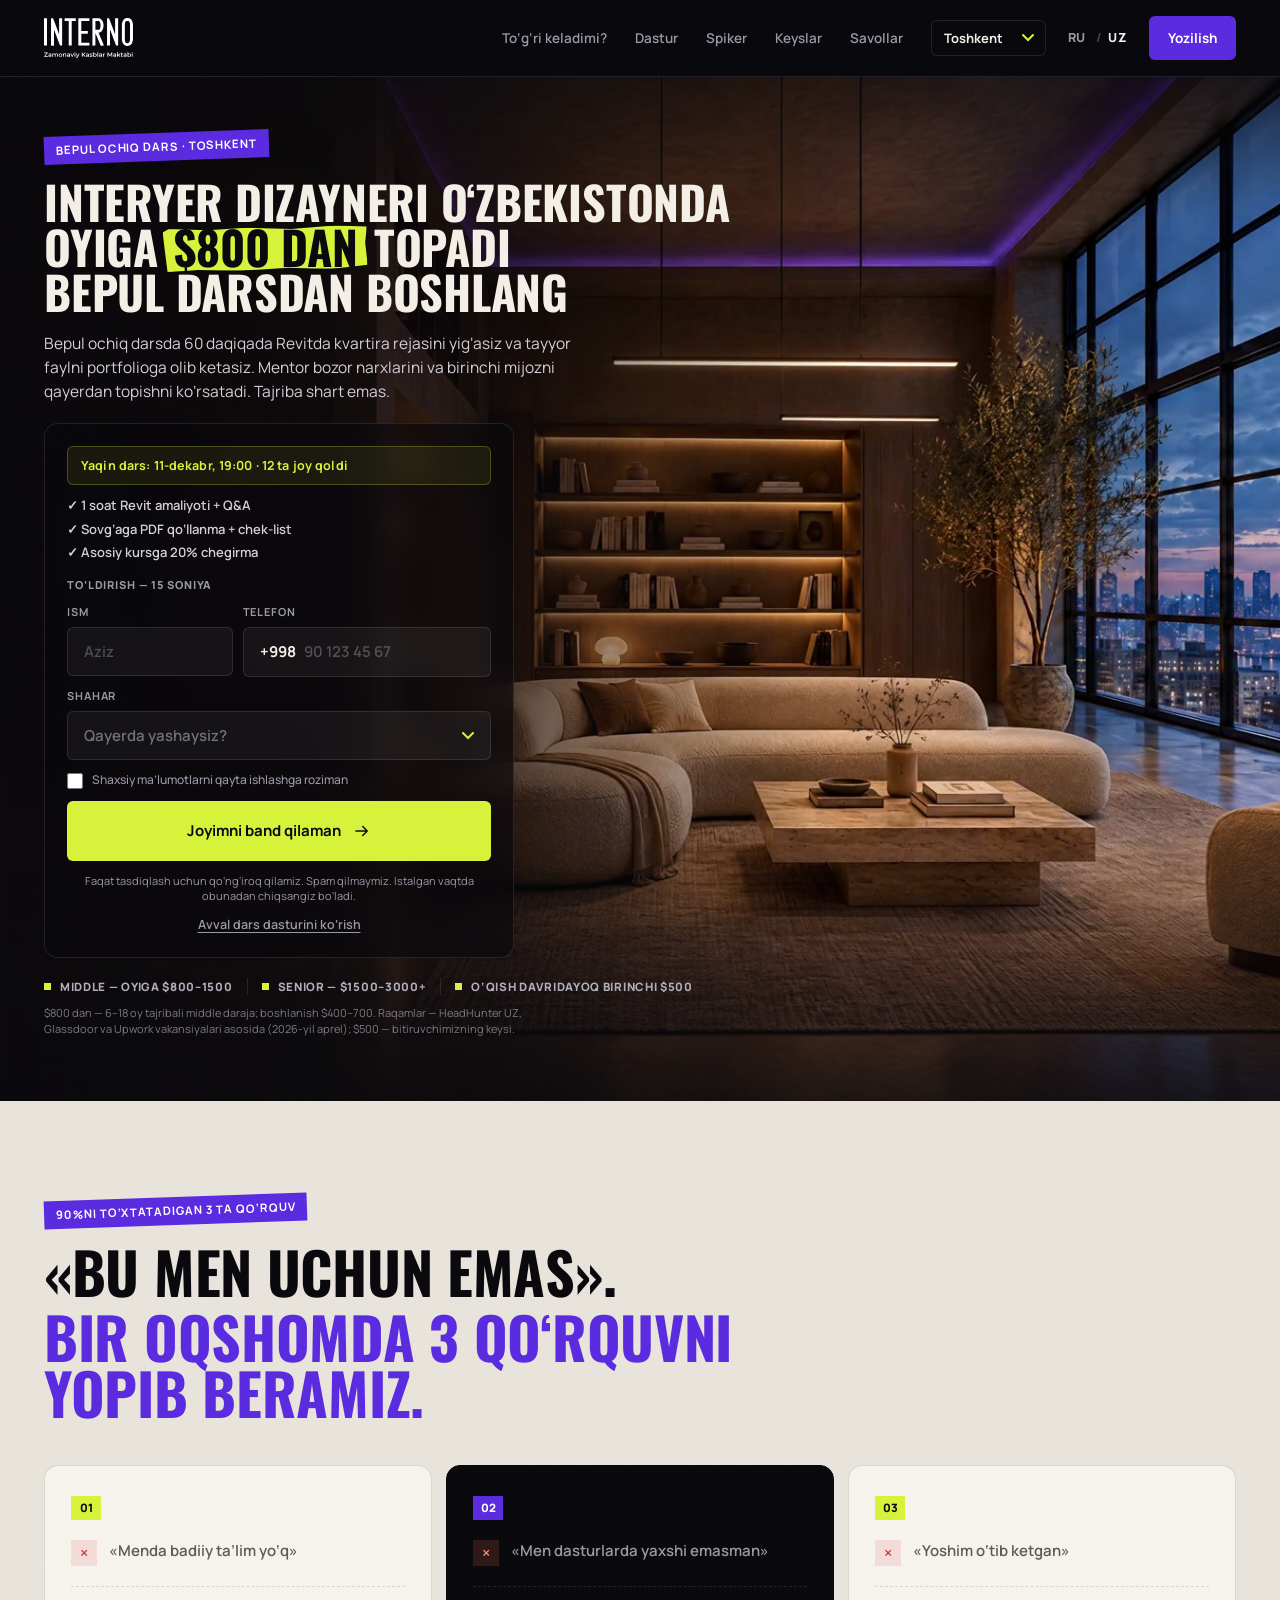
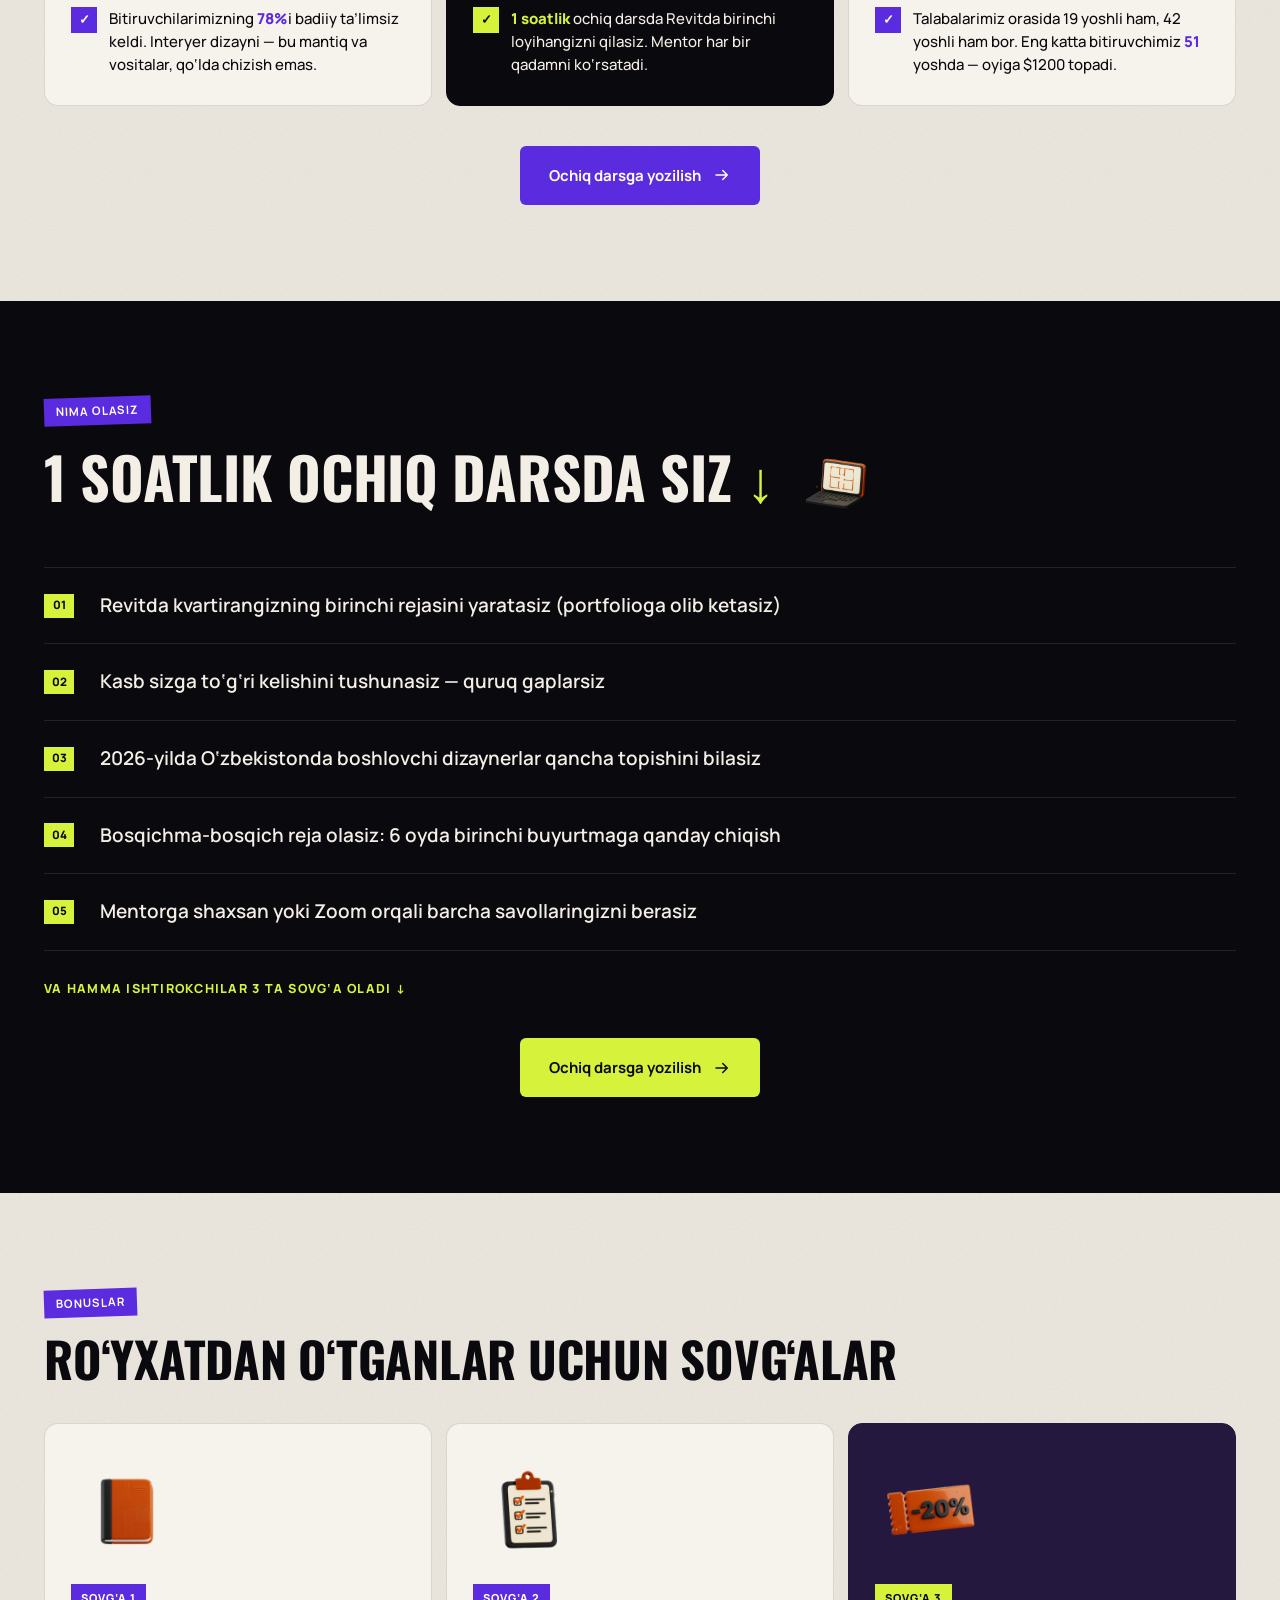
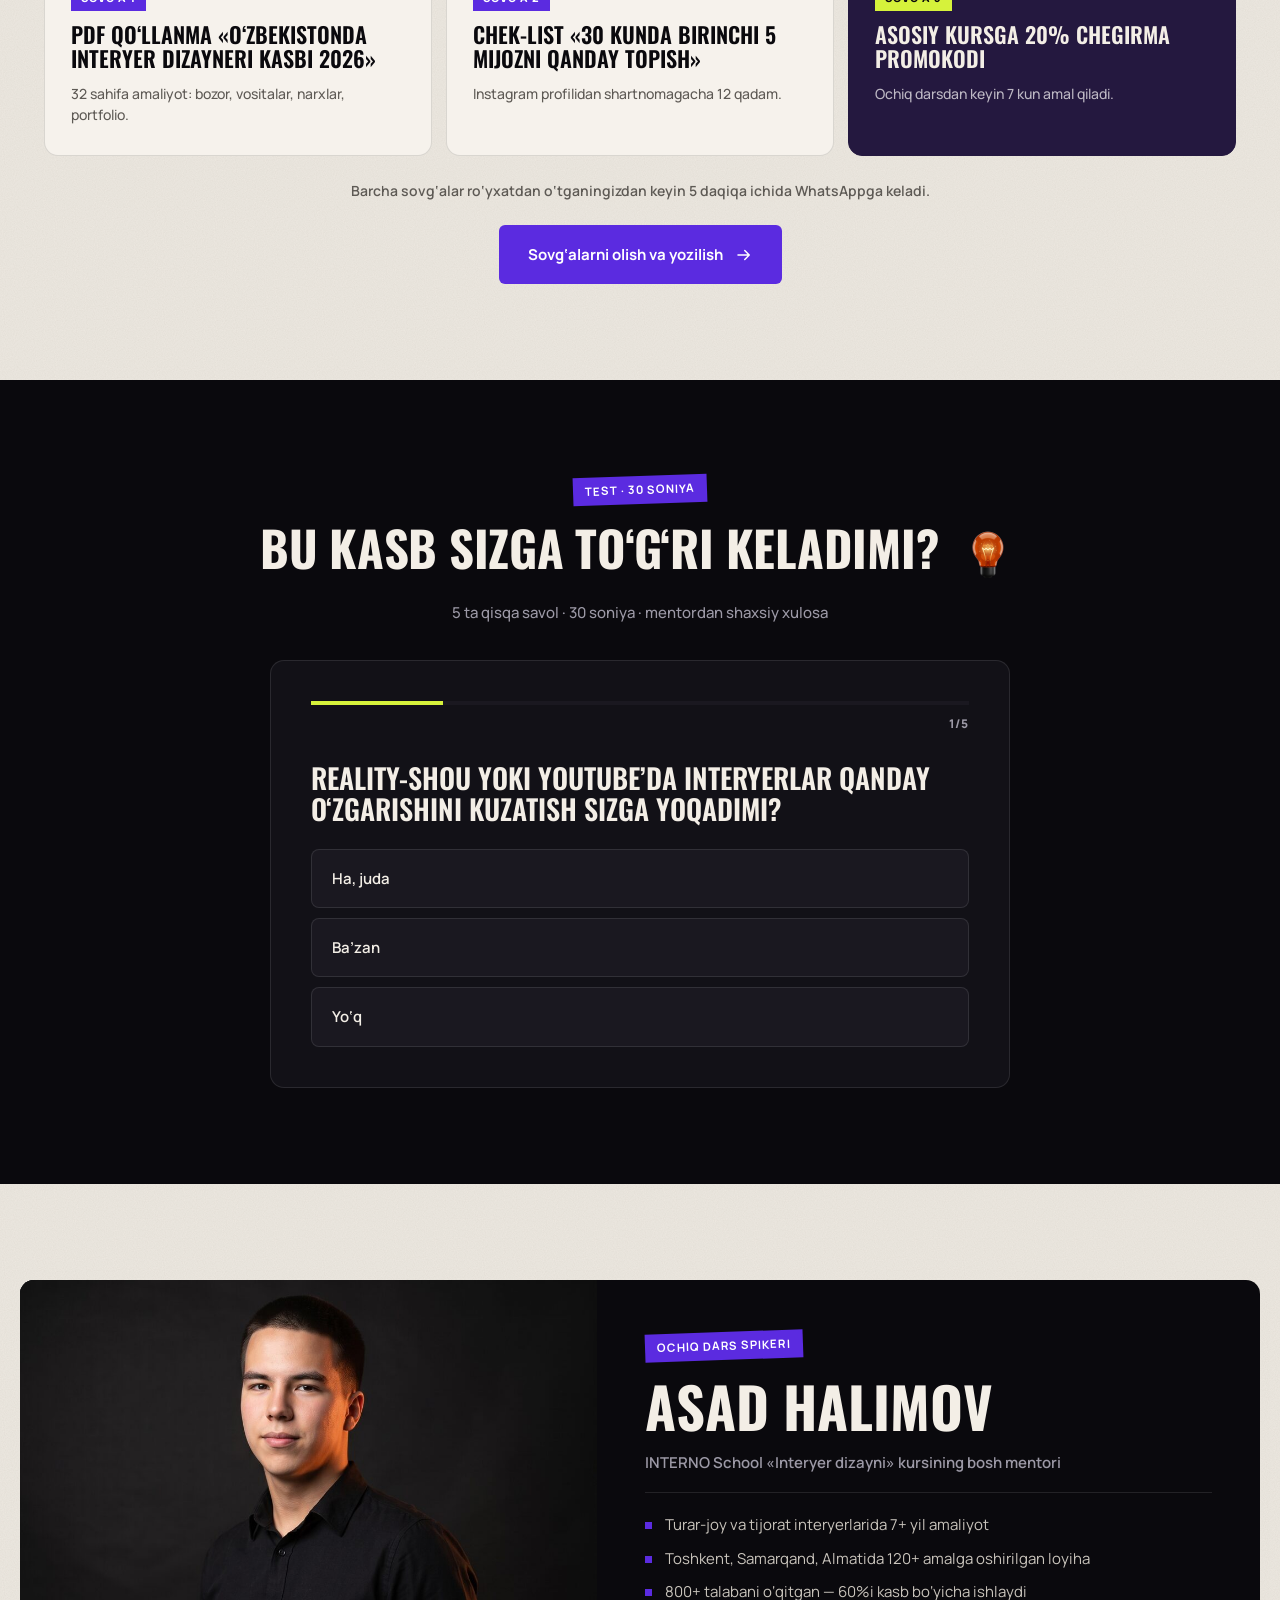
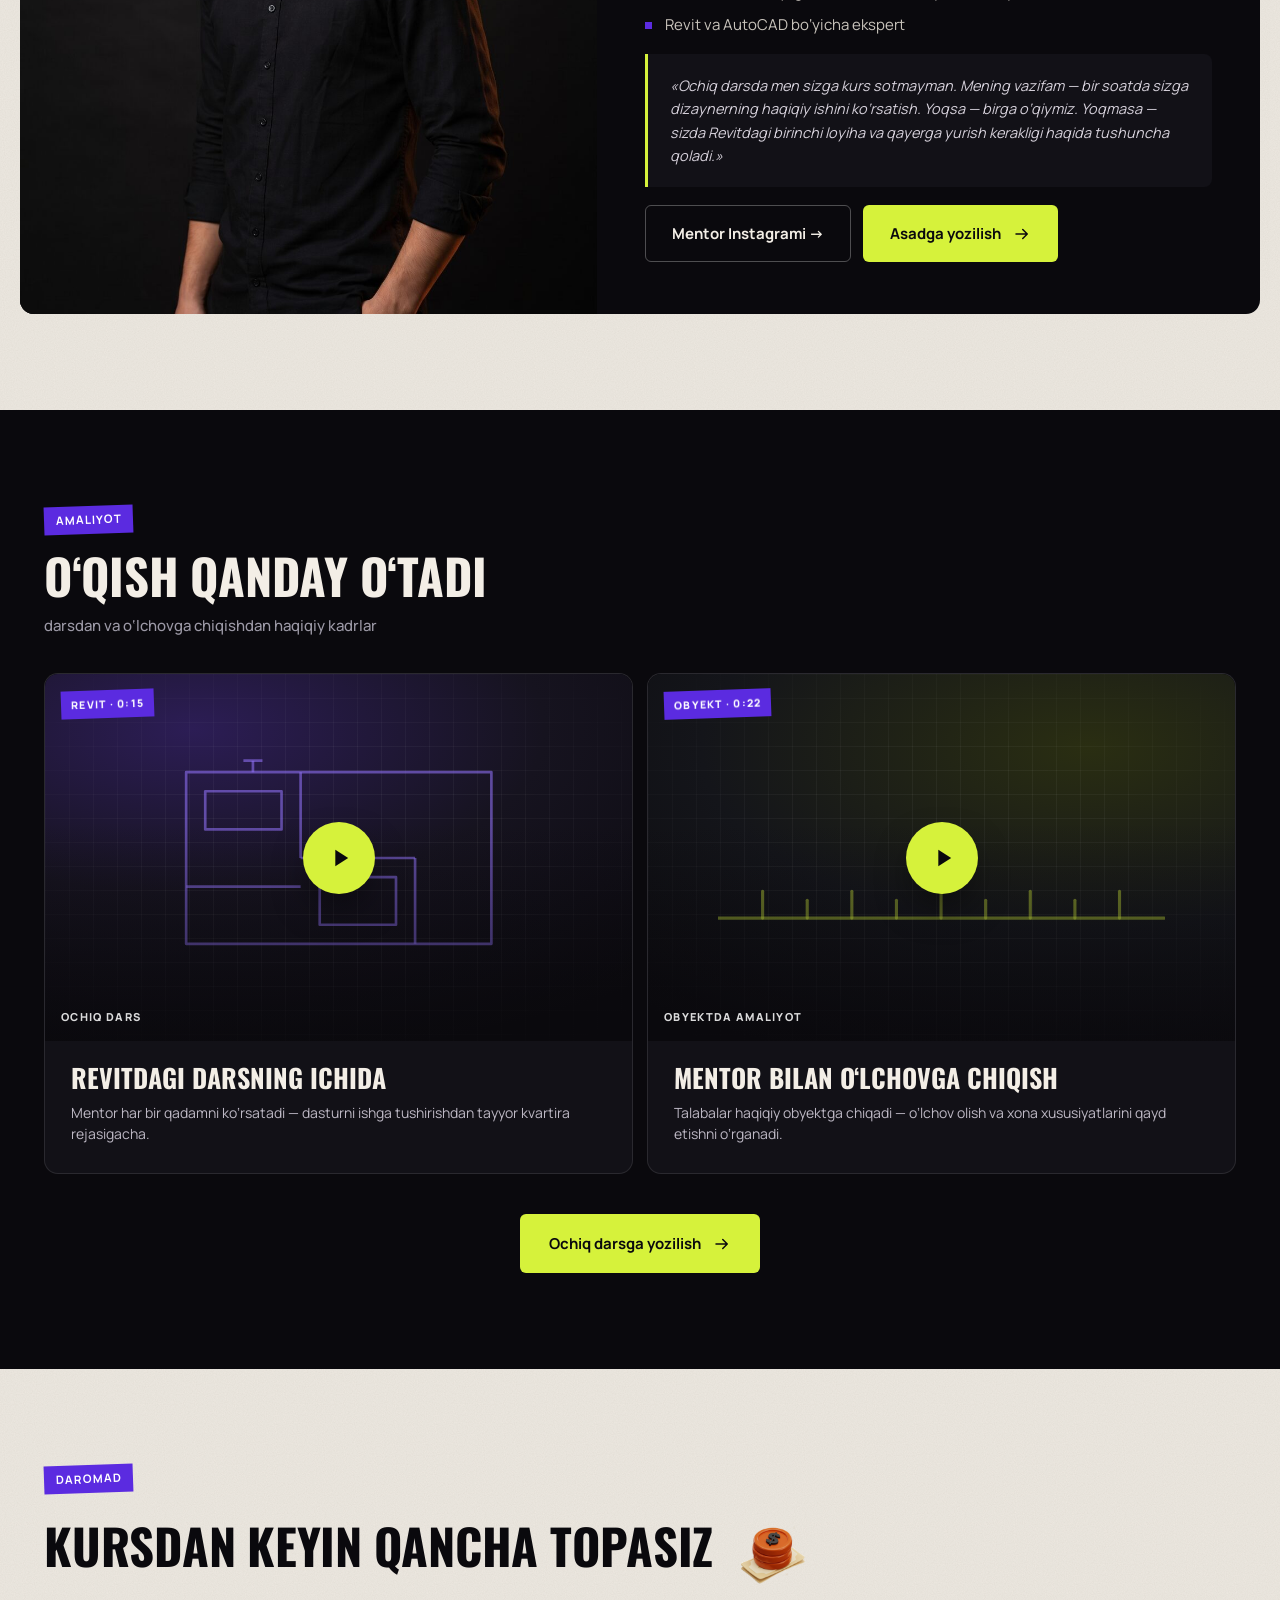
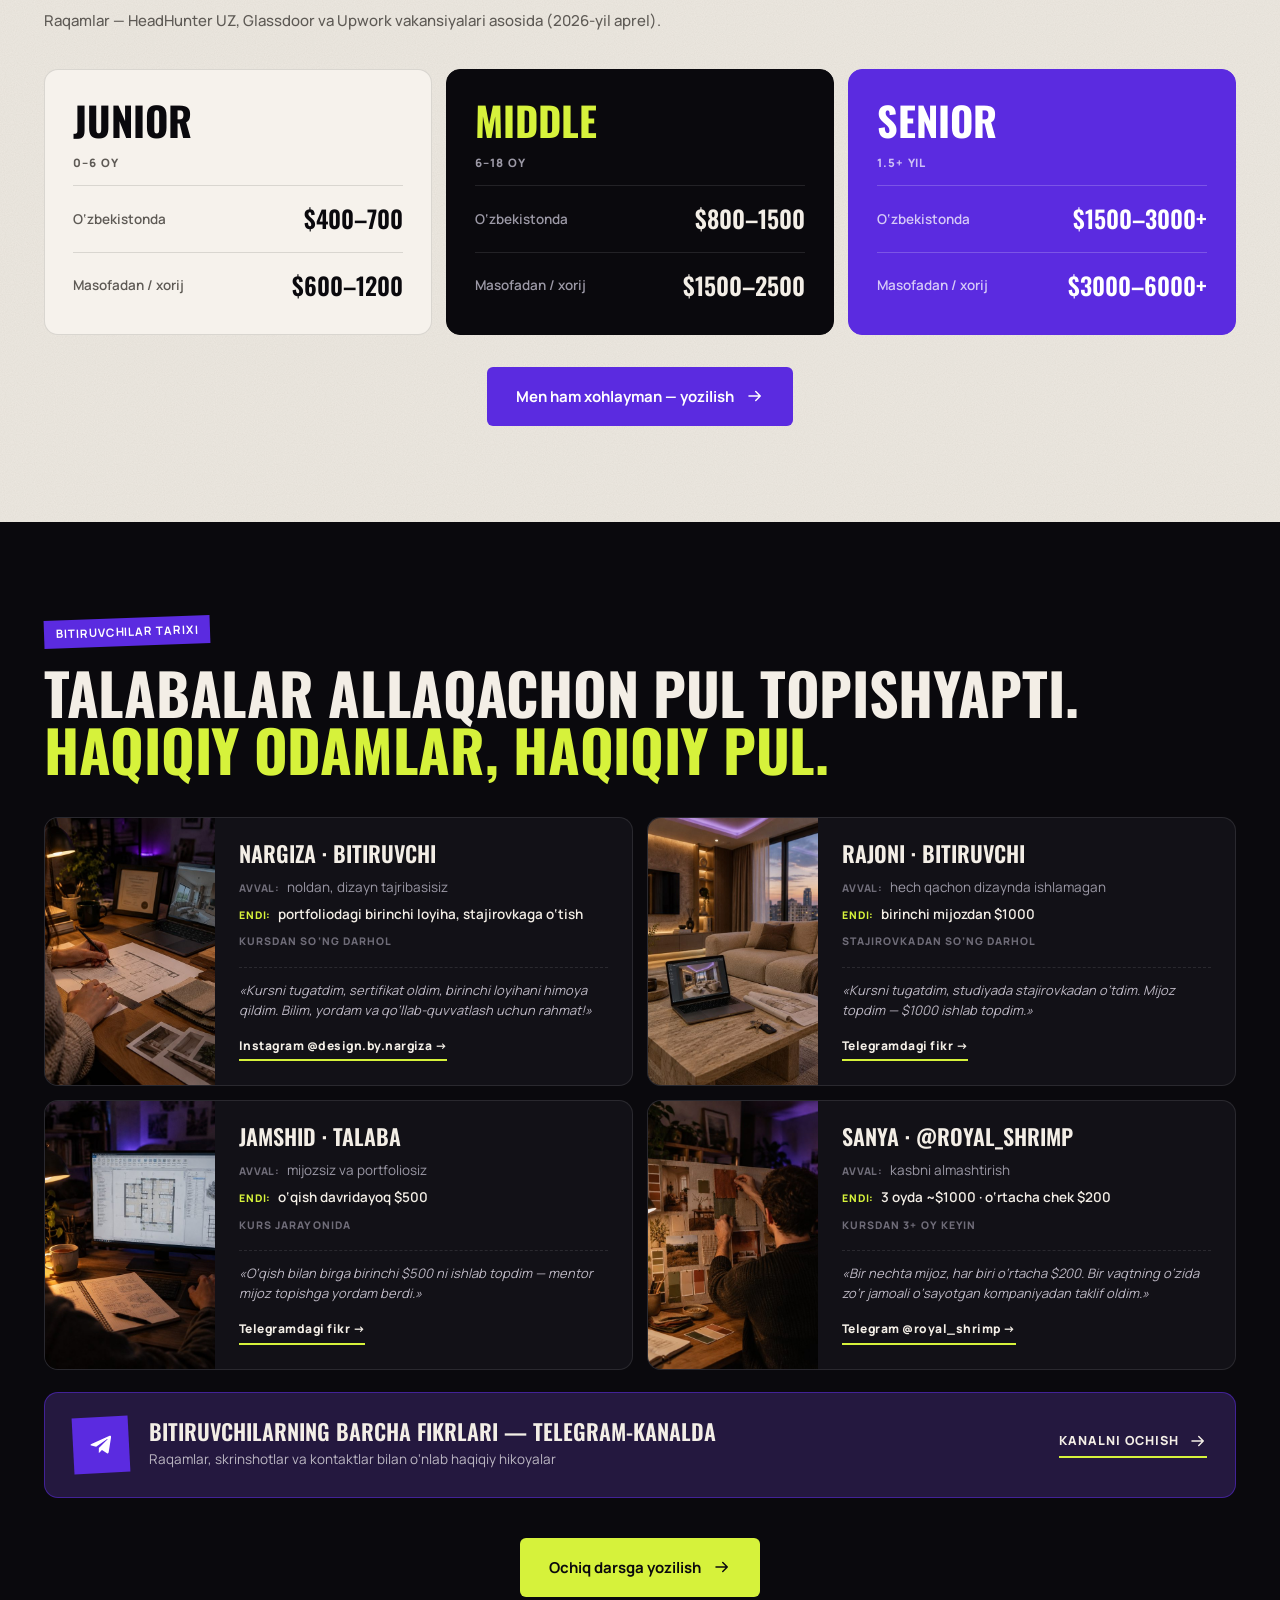
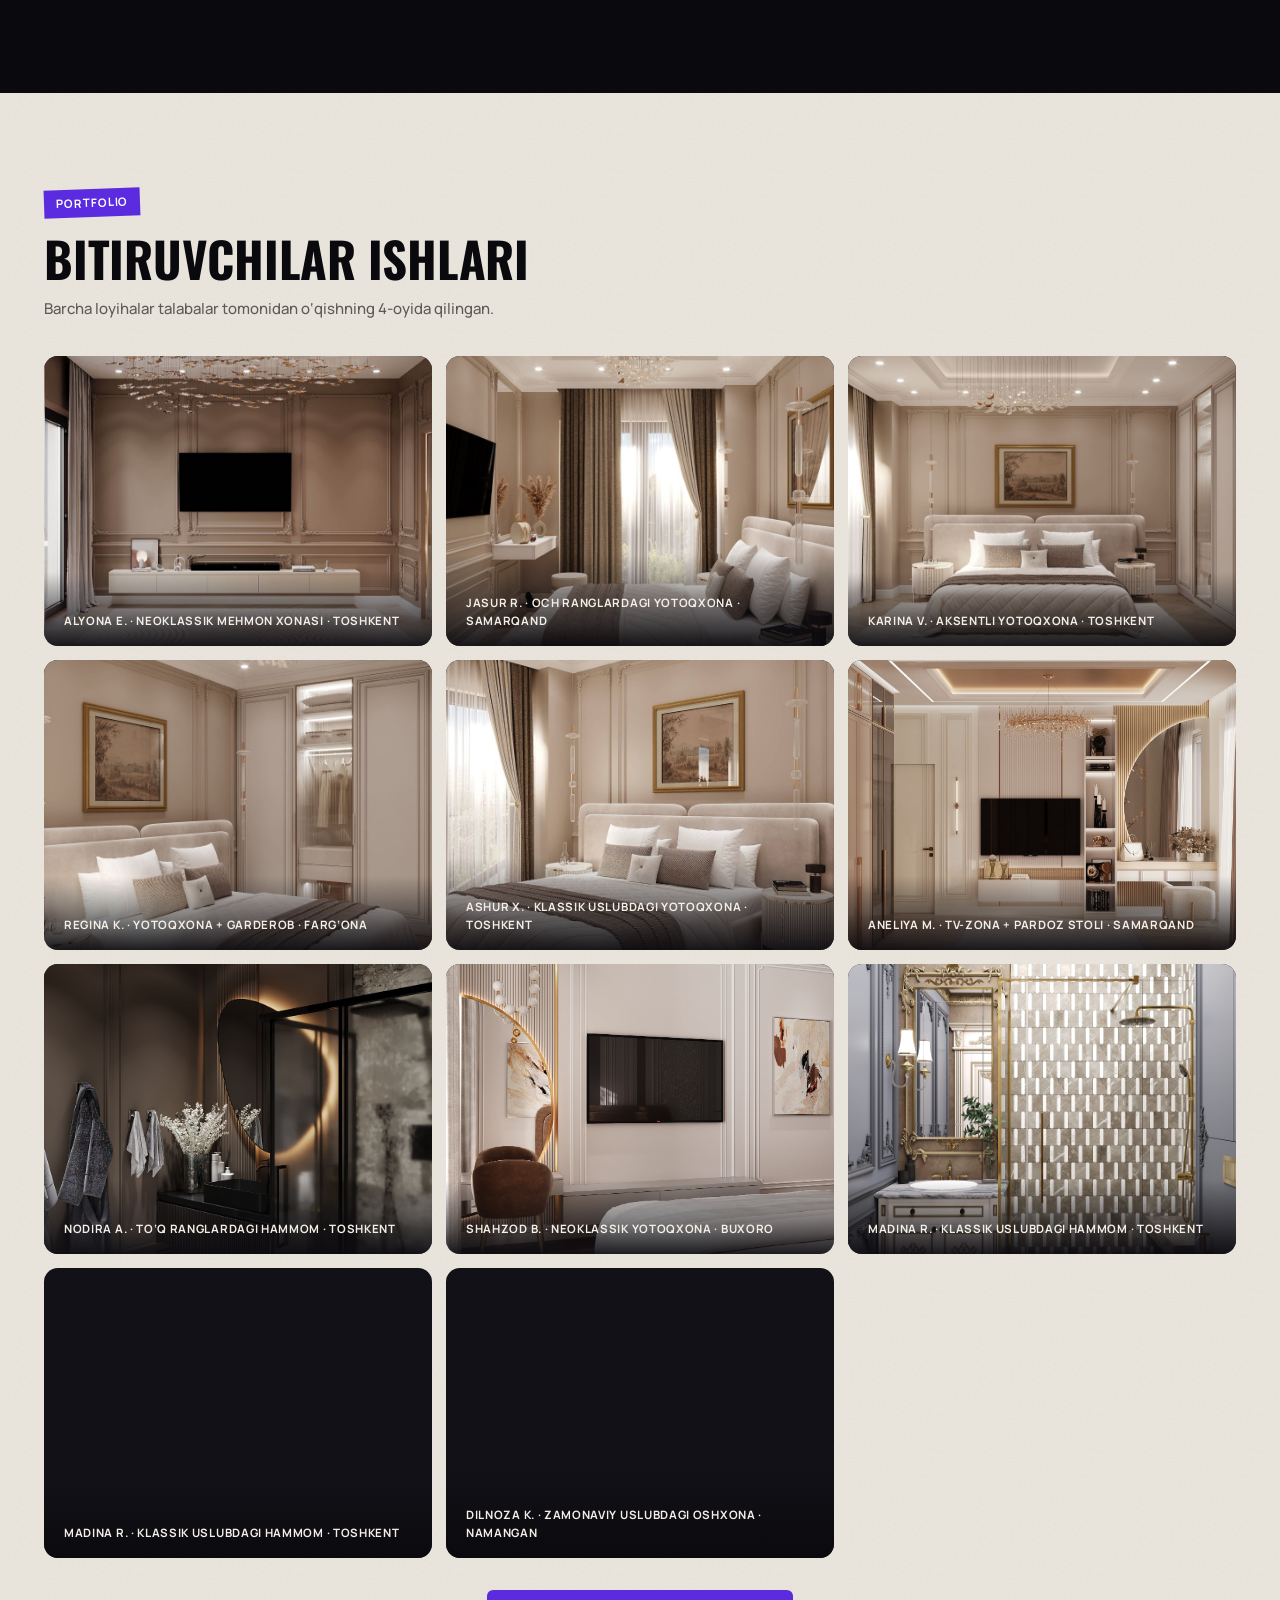
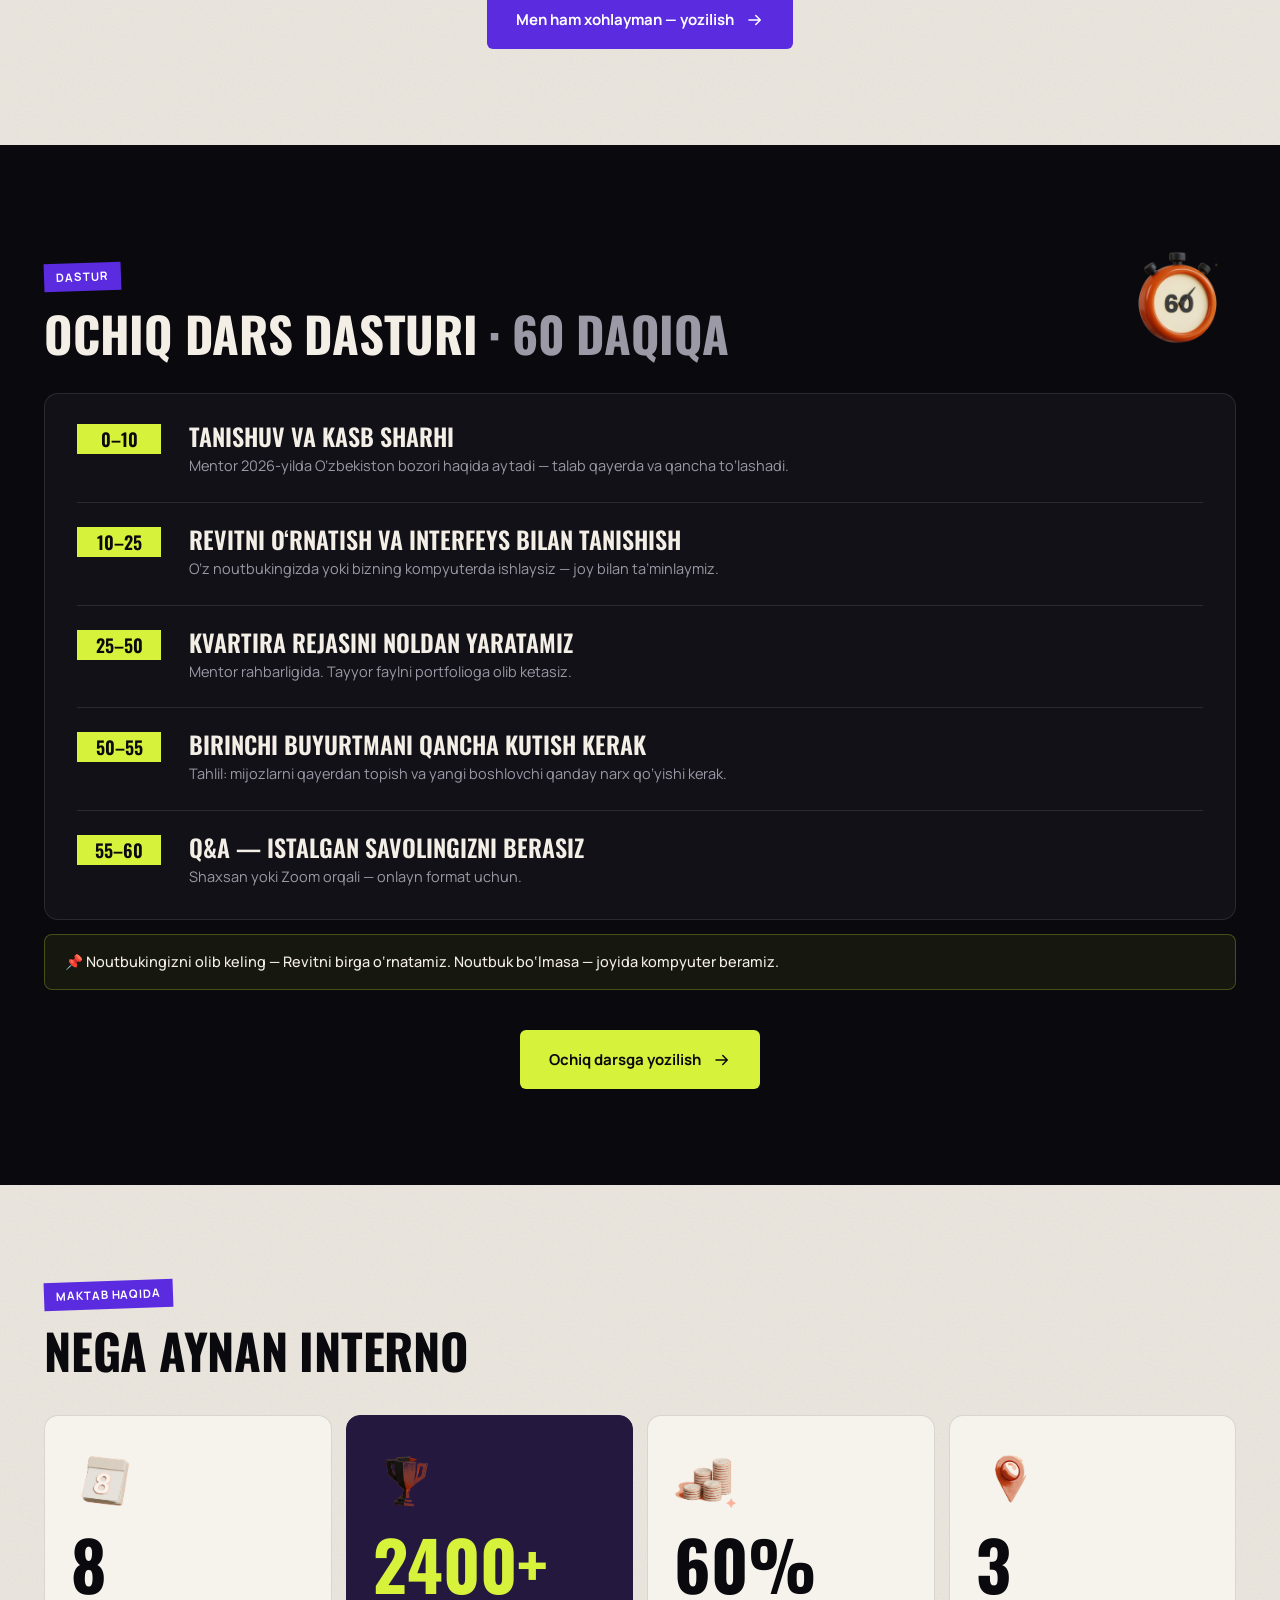
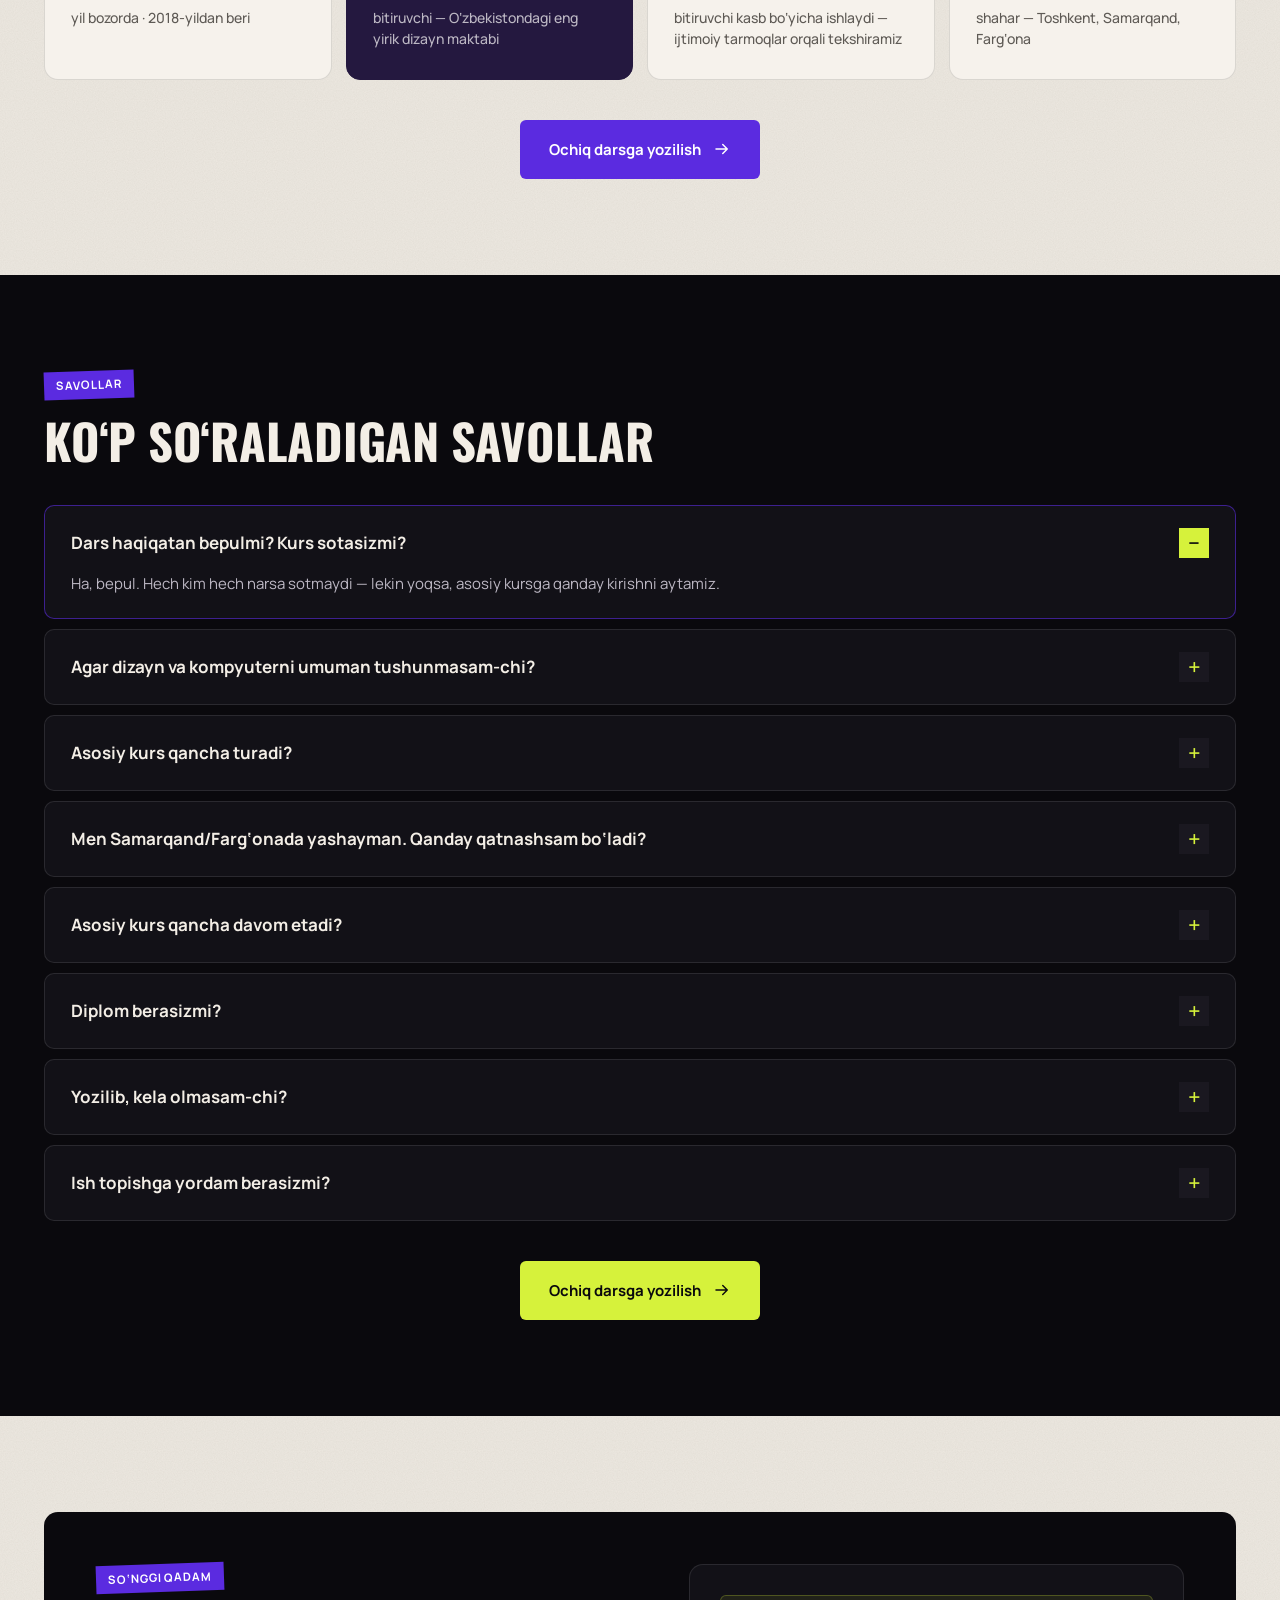
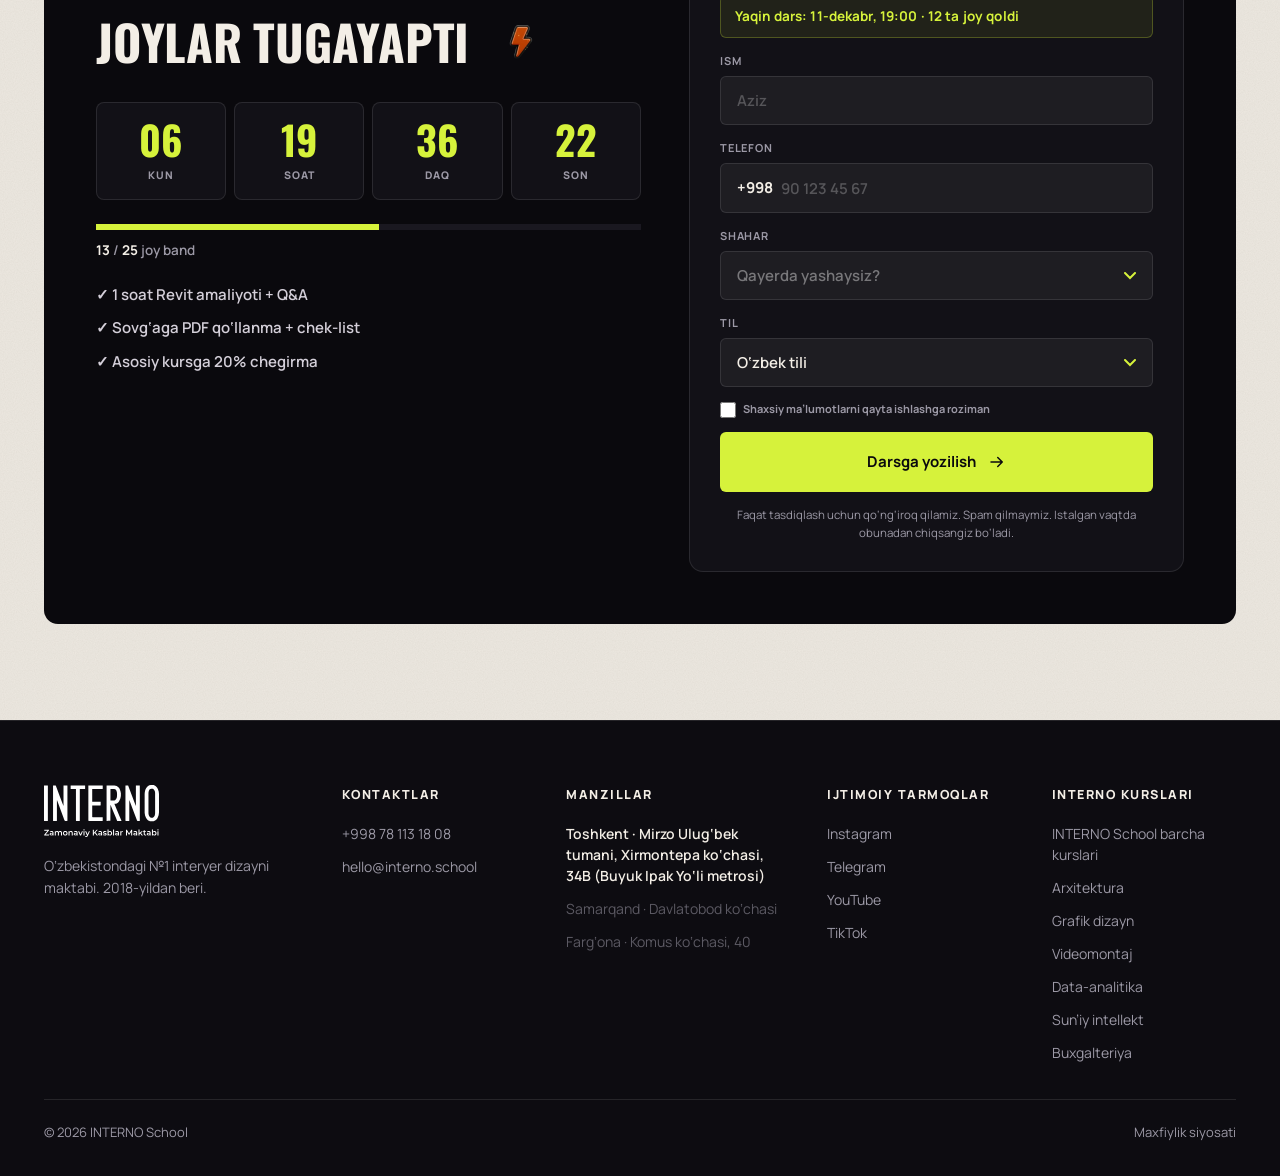
<file: uz/index.html>
<!DOCTYPE html>
<html lang="uz">
<head>
<meta charset="UTF-8" />
<meta name="viewport" content="width=device-width, initial-scale=1.0" />
<!-- СГЕНЕРИРОВАНО scripts/build-seo.mjs из index.html — не редактируйте вручную -->
<!-- seo:start — блок генерирует scripts/build-seo.mjs, правки вносите там (тексты — в META/dict) -->
<title>Toshkentda interyer dizayni kursi — bepul ochiq dars | INTERNO</title>
<meta name="description" content="Toshkent, Samarqand va Farg‘onada interyer dizayni bo‘yicha bepul ochiq dars: 1 soatda Revitda birinchi loyiha. Asosiy kurs — 6 oy, sertifikat." />
<meta name="robots" content="index, follow, max-image-preview:large, max-snippet:-1, max-video-preview:-1" />
<link rel="canonical" href="https://interior.internoedu.uz/uz/" />
<link rel="alternate" hreflang="ru" href="https://interior.internoedu.uz/" />
<link rel="alternate" hreflang="uz" href="https://interior.internoedu.uz/uz/" />
<link rel="alternate" hreflang="x-default" href="https://interior.internoedu.uz/" />
<link rel="icon" href="/favicon.ico" sizes="48x48" />
<link rel="icon" href="/icon.svg" type="image/svg+xml" />
<link rel="apple-touch-icon" href="/apple-touch-icon.png" />
<meta property="og:type" content="website" />
<meta property="og:site_name" content="INTERNO School" />
<meta property="og:url" content="https://interior.internoedu.uz/uz/" />
<meta property="og:title" content="Toshkentda interyer dizayni kursi — bepul ochiq dars | INTERNO" />
<meta property="og:description" content="Toshkent, Samarqand va Farg‘onada interyer dizayni bo‘yicha bepul ochiq dars: 1 soatda Revitda birinchi loyiha. Asosiy kurs — 6 oy, sertifikat." />
<meta property="og:image" content="https://interior.internoedu.uz/hero/interior-d.jpg" />
<meta property="og:image:width" content="1920" />
<meta property="og:image:height" content="1080" />
<meta property="og:image:alt" content="Dizaynerlik interyerining 3D kompozitsiyasi" />
<meta property="og:locale" content="uz_UZ" />
<meta property="og:locale:alternate" content="ru_RU" />
<meta name="twitter:card" content="summary_large_image" />
<meta name="twitter:title" content="Toshkentda interyer dizayni kursi — bepul ochiq dars | INTERNO" />
<meta name="twitter:description" content="Toshkent, Samarqand va Farg‘onada interyer dizayni bo‘yicha bepul ochiq dars: 1 soatda Revitda birinchi loyiha. Asosiy kurs — 6 oy, sertifikat." />
<meta name="twitter:image" content="https://interior.internoedu.uz/hero/interior-d.jpg" />
<script type="application/ld+json">
{
 "@context": "https://schema.org",
 "@graph": [
  {
   "@type": "EducationalOrganization",
   "@id": "https://internoedu.uz/#org",
   "name": "INTERNO School",
   "url": "https://internoedu.uz/",
   "telephone": "+998781131808",
   "sameAs": [
    "https://t.me/interno_school",
    "https://instagram.com/interno.school"
   ]
  },
  {
   "@type": "Course",
   "@id": "https://interior.internoedu.uz/#course",
   "name": "Interyer dizayni",
   "description": "INTERNO School’ning Toshkent, Samarqand va Farg‘onadagi oflayn interyer dizayni kursi: 6 oy, haftada 2 marta, 2 soatdan, QR-kodli sertifikat, karyera markazi portfolio va birinchi mijozlarni topishda yordam beradi. Bepul ochiq darsdan boshlang: 1 soatda Revitda kvartira rejasining birinchi loyihasi.",
   "url": "https://interior.internoedu.uz/uz/",
   "inLanguage": [
    "ru",
    "uz"
   ],
   "provider": {
    "@id": "https://internoedu.uz/#org"
   },
   "image": "https://interior.internoedu.uz/hero/interior-d.jpg",
   "timeRequired": "P6M",
   "educationalCredentialAwarded": "QR-kodli sertifikat",
   "hasCourseInstance": [
    {
     "@type": "CourseInstance",
     "courseMode": "Onsite",
     "courseWorkload": "Haftada 2 marta, 2 soatdan",
     "location": {
      "@type": "Place",
      "name": "INTERNO School — Toshkent",
      "address": {
       "@type": "PostalAddress",
       "streetAddress": "Mirzo Ulug‘bek tumani, Xirmontepa ko‘chasi, 34B (Buyuk Ipak Yo‘li metrosi)",
       "addressLocality": "Tashkent",
       "addressCountry": "UZ"
      }
     }
    },
    {
     "@type": "CourseInstance",
     "courseMode": "Onsite",
     "courseWorkload": "Haftada 2 marta, 2 soatdan",
     "location": {
      "@type": "Place",
      "name": "INTERNO School — Samarqand",
      "address": {
       "@type": "PostalAddress",
       "streetAddress": "Davlatobod ko‘chasi",
       "addressLocality": "Samarkand",
       "addressCountry": "UZ"
      }
     }
    },
    {
     "@type": "CourseInstance",
     "courseMode": "Onsite",
     "courseWorkload": "Haftada 2 marta, 2 soatdan",
     "location": {
      "@type": "Place",
      "name": "INTERNO School — Farg‘ona",
      "address": {
       "@type": "PostalAddress",
       "streetAddress": "Komus ko‘chasi, 40",
       "addressLocality": "Fergana",
       "addressCountry": "UZ"
      }
     }
    }
   ]
  },
  {
   "@type": "Person",
   "@id": "https://interior.internoedu.uz/#mentor-asad",
   "name": "Asad Halimov",
   "jobTitle": "INTERNO School «Interyer dizayni» kursining bosh mentori",
   "image": "https://interior.internoedu.uz/mentor-asad.jpg",
   "worksFor": {
    "@id": "https://internoedu.uz/#org"
   },
   "knowsAbout": [
    "Revit",
    "AutoCAD",
    "Interyer dizayni"
   ],
   "description": "Turar-joy va tijorat interyerlarida 7+ yil amaliyot. Toshkent, Samarqand, Almatida 120+ amalga oshirilgan loyiha. 800+ talabani o‘qitgan — 60%i kasb bo‘yicha ishlaydi. Revit va AutoCAD bo‘yicha ekspert."
  },
  {
   "@type": "WebPage",
   "@id": "https://interior.internoedu.uz/uz/#webpage",
   "url": "https://interior.internoedu.uz/uz/",
   "name": "Toshkentda interyer dizayni kursi — bepul ochiq dars | INTERNO",
   "description": "Toshkent, Samarqand va Farg‘onada interyer dizayni bo‘yicha bepul ochiq dars: 1 soatda Revitda birinchi loyiha. Asosiy kurs — 6 oy, sertifikat.",
   "inLanguage": "uz",
   "about": {
    "@id": "https://interior.internoedu.uz/#course"
   },
   "mentions": {
    "@id": "https://interior.internoedu.uz/#mentor-asad"
   },
   "publisher": {
    "@id": "https://internoedu.uz/#org"
   },
   "primaryImageOfPage": "https://interior.internoedu.uz/hero/interior-d.jpg",
   "breadcrumb": {
    "@id": "https://interior.internoedu.uz/uz/#breadcrumb"
   },
   "dateModified": "2026-11-11"
  },
  {
   "@type": "BreadcrumbList",
   "@id": "https://interior.internoedu.uz/uz/#breadcrumb",
   "itemListElement": [
    {
     "@type": "ListItem",
     "position": 1,
     "name": "INTERNO School",
     "item": "https://internoedu.uz/uz/"
    },
    {
     "@type": "ListItem",
     "position": 2,
     "name": "Interyer dizayni",
     "item": "https://interior.internoedu.uz/uz/"
    }
   ]
  },
  {
   "@type": "FAQPage",
   "@id": "https://interior.internoedu.uz/uz/#faq",
   "inLanguage": "uz",
   "mainEntity": [
    {
     "@type": "Question",
     "name": "Dars haqiqatan bepulmi? Kurs sotasizmi?",
     "acceptedAnswer": {
      "@type": "Answer",
      "text": "Ha, bepul. Hech kim hech narsa sotmaydi — lekin yoqsa, asosiy kursga qanday kirishni aytamiz."
     }
    },
    {
     "@type": "Question",
     "name": "Agar dizayn va kompyuterni umuman tushunmasam-chi?",
     "acceptedAnswer": {
      "@type": "Answer",
      "text": "Dars noldan qurilgan. Mentor har bir qadamni tushuntiradi."
     }
    },
    {
     "@type": "Question",
     "name": "Asosiy kurs qancha turadi?",
     "acceptedAnswer": {
      "@type": "Answer",
      "text": "Format va shaharga bog‘liq. Aniq narx va bo‘lib to‘lash shartlarini darsda aytamiz."
     }
    },
    {
     "@type": "Question",
     "name": "Men Samarqand/Farg‘onada yashayman. Qanday qatnashsam bo‘ladi?",
     "acceptedAnswer": {
      "@type": "Answer",
      "text": "Ochiq darslar 3 ta shaharning barchasida o‘tkaziladi. Shahringizdagi manzilni yozilganingizda yuboramiz."
     }
    },
    {
     "@type": "Question",
     "name": "Asosiy kurs qancha davom etadi?",
     "acceptedAnswer": {
      "@type": "Answer",
      "text": "6 oy. Haftada 2 marta, 2 soatdan."
     }
    },
    {
     "@type": "Question",
     "name": "Diplom berasizmi?",
     "acceptedAnswer": {
      "@type": "Answer",
      "text": "Ha, saytimizda tekshirsa bo‘ladigan QR-kodli sertifikat beramiz."
     }
    },
    {
     "@type": "Question",
     "name": "Yozilib, kela olmasam-chi?",
     "acceptedAnswer": {
      "@type": "Answer",
      "text": "Shunchaki bizga yozing — keyingi darsga ko‘chiramiz. Hech qanday muammosiz."
     }
    },
    {
     "@type": "Question",
     "name": "Ish topishga yordam berasizmi?",
     "acceptedAnswer": {
      "@type": "Answer",
      "text": "Ha, karyera markazimiz bor. Portfolio yig‘ish va birinchi mijozlarni topishda yordam beramiz."
     }
    }
   ]
  }
 ]
}
</script>
<!-- seo:end -->

<!-- ===== BOOT + I18N =====
     Inlined in <head> so ?lang=uz|ru and ?city=tsh|smr|fer apply synchronously,
     before the hero is painted (no flash of Russian text on ?lang=uz).
     Order: URL param (?lang, /uz/) → localStorage → language of the page itself. -->
<script>
// Next open lesson — single source of truth for hero line, forms and countdown.
// Lessons repeat weekly: the anchor date fixes the weekday and time (Tashkent,
// UTC+5), the upcoming date is computed from it so the page never goes stale.
// seatsMax/seatsMin: свободные места в начале и в конце недельного цикла —
// seatsLeft считается от времени до урока, одинаково у всех посетителей.
window.LESSON_SCHEDULE = { anchor: '2026-07-17', time: '19:00', seatsTotal: 25, seatsMax: 12, seatsMin: 2 };
window.nextLessonTarget = function(){
  var S = window.LESSON_SCHEDULE, WEEK = 7 * 86400000;
  var t = new Date(S.anchor + 'T' + S.time + ':00+05:00');
  var now = new Date();
  if(now > t) t = new Date(t.getTime() + Math.ceil((now - t) / WEEK) * WEEK);
  return t;
};
window.lessonDateStr = function(target){
  // Calendar date of the lesson in Tashkent: shift to UTC+5, read as UTC.
  return new Date(target.getTime() + 5 * 3600000).toISOString().slice(0, 10);
};
window.lessonSeatsLeft = function(target){
  var S = window.LESSON_SCHEDULE, WEEK = 7 * 86400000;
  // Доля недели, прошедшая с прошлого урока: 0 — запись только открылась,
  // 1 — урок вот-вот начнётся.
  var f = Math.min(1, Math.max(0, 1 - (target - new Date()) / WEEK));
  // Smoothstep: заполнение ускоряется к середине недели и к концу.
  var eased = f * f * (3 - 2 * f);
  return S.seatsMin + Math.round((S.seatsMax - S.seatsMin) * (1 - eased));
};
window.NEXT_LESSON = (function(){
  var S = window.LESSON_SCHEDULE, t = nextLessonTarget();
  return { date: lessonDateStr(t), time: S.time, seatsLeft: lessonSeatsLeft(t), seatsTotal: S.seatsTotal };
})();

const dict = {
  ru: {
    "nav.fear":"Подойдёт?","nav.program":"Программа","nav.mentor":"Спикер","nav.cases":"Кейсы","nav.faq":"FAQ","nav.signup":"Записаться",
    "nav.cityAria":"Город",
    "hero.eyebrow":"Бесплатный открытый урок",
    "hero.title1":"Попробуйте профессию","hero.title2":"дизайнера интерьера","hero.title3":"за 1 вечер. <em>Бесплатно.</em>",
    "hero.subtitle":"Создадите свой первый проект в Revit, поймёте подходит ли вам профессия, и получите путеводитель + чек-лист в подарок.",
    "hero.cta":"Записаться бесплатно","hero.cta2":"Программа урока",
    "hero.social":"2400+ выпускников · 8 лет · 60% в профессии",
    "hero.micro":"🔒 Без спама. Дату и время согласуем при подтверждении.",
    "hero.alt":"3D композиция дизайнерского интерьера",
    /* --- A/B, вариант B: оффер-первый герой. Ключ "x@b" перекрывает "x",
           пока window.AB_HERO === 'b' (см. t() в applyLang). --- */
    "hero.title1@b":"<em>60%</em> выпускников",
    "hero.title2@b":"работают дизайнерами",
    "hero.title3@b":"Первый проект — за 1 вечер",
    "hero.subtitle@b":"За 60 минут соберёте планировку квартиры в Revit и унесёте готовый файл в портфолио. Куратор разберёт, сколько платят на рынке и где брать первого клиента. Опыт не нужен.",
    "hero.cta@b":"Занять место на уроке",
    "hero.proof1":"2400+ выпускников","hero.proof2":"8 лет на рынке","hero.proof3":"Куратор-практик, 7+ лет",
    "hero.proofNote":"",
    "hero.formTitle":"Заполнение — 15 секунд",
    "hero.program":"Сначала посмотреть программу",
    "trust.t1":"8 лет на рынке","trust.t2":"2400+ выпускников","trust.t3":"Куратор-практик","trust.t4":"3 города Узбекистана",
    "mc.label":"Ведёт открытый урок","mc.name":"Асад Халимов","mc.role":"Старший куратор · 7+ лет в дизайне",

    "fear.kicker":"3 страха, которые останавливают 90% людей",
    "fear.title":"«Это не для меня».",
    "fear.title2":"Закроем все 3 страха<br/>за 1 вечер.",
    "fear.q1":"«У меня нет художественного образования»",
    "fear.a1":"<b>78%</b> наших выпускников пришли без художки. Дизайн интерьера — это логика и инструменты, а не рисование от руки.",
    "fear.q2":"«Я не разбираюсь в программах»",
    "fear.a2":"За <b>1 час</b> открытого урока вы сделаете свой первый проект в Revit. Куратор покажет каждый шаг.",
    "fear.q3":"«Уже не мой возраст»",
    "fear.a3":"Среди студентов и в 19, и в 42. Самой старшей выпускнице <b>51</b> — она зарабатывает $1200 в месяц.",

    "ben.title":"За 1 час на открытом уроке",
    "ben.b1":"Сделаете свой первый проект планировки квартиры в Revit (унесёте в портфолио)",
    "ben.b2":"Поймёте подходит ли вам профессия — без воды и общих фраз",
    "ben.b3":"Узнаете сколько реально зарабатывают начинающие дизайнеры в Узбекистане в 2026",
    "ben.b4":"Получите пошаговый план: как за 6 месяцев выйти на свой первый заказ",
    "ben.b5":"Зададите все вопросы куратору лично или в Zoom — для онлайн-формата",
    "ben.foot":"И ВСЕ присутствующие получают 3 подарка ↓",

    "gift.title":"Подарки за регистрацию",
    "gift.l1":"ПОДАРОК 1","gift.l2":"ПОДАРОК 2","gift.l3":"ПОДАРОК 3",
    "gift.t1":"PDF-гайд «Путеводитель по профессии дизайнера интерьера в Узбекистане 2026»",
    "gift.d1":"32 страницы практики: рынок, инструменты, цены, портфолио.",
    "gift.t2":"Чек-лист «Как найти первых 5 клиентов за 30 дней»",
    "gift.d2":"12 шагов от первого профиля в Instagram до подписания договора.",
    "gift.t3":"Промокод на скидку 20% на основной курс",
    "gift.d3":"Действует 7 дней после открытого урока.",
    "gift.note":"Все подарки придут на WhatsApp в течение 5 минут после регистрации.",
    "gift.cta":"Получить подарки и записаться",

    "quiz.title":"Подходит ли вам профессия?",
    "quiz.lead":"5 коротких вопросов · 30 секунд · персональный вердикт от куратора",
    "quiz.restart":"← Пройти заново",
    "q1.t":"Вам нравится наблюдать, как меняются интерьеры в реалити-шоу или на YouTube?",
    "q1.a1":"Да, очень","q1.a2":"Иногда","q1.a3":"Нет",
    "q2.t":"Что вас больше привлекает в профессии?",
    "q2.a1":"Творчество и самовыражение","q2.a2":"Стабильный доход","q2.a3":"Работа удалённо","q2.a4":"Всё вместе",
    "q3.t":"Сколько времени готовы уделять обучению?",
    "q3.a1":"1–2 часа в день","q3.a2":"3–4 часа в день","q3.a3":"Только по выходным",
    "q4.t":"Какой результат хотите получить через 6 месяцев?",
    "q4.a1":"Первый клиент и доход","q4.a2":"Новая профессия и портфолио","q4.a3":"Просто разобраться, моё ли это",
    "q5.t":"В каком городе вы находитесь?",
    "q5.a1":"Ташкент","q5.a2":"Самарканд","q5.a3":"Фергана","q5.a4":"Другой город","q5.a5":"Ташкентская область",
    "verdict.high":"<b>Отличный результат:</b> по вашим ответам профессия дизайнера интерьера подходит вам — приходите на бесплатный урок и убедитесь на практике.",
    "verdict.mid":"<b>Хороший потенциал:</b> у вас есть интерес и мотивация — открытый урок поможет окончательно понять, ваше ли это.",
    "verdict.low":"<b>Вы пока сомневаетесь</b> — бесплатный урок ни к чему не обязывает и поможет принять решение.",

    "m.kicker":"Спикер открытого урока",
    "m.role":"Старший куратор курса «Дизайн интерьера» в INTERNO School",
    "m.l1":"7+ лет практики в дизайне жилых и коммерческих интерьеров",
    "m.l2":"120+ реализованных проектов в Ташкенте, Самарканде, Алматы",
    "m.l3":"Обучил 800+ студентов — 60% работают в профессии",
    "m.l4":"Эксперт по Revit и AutoCAD",
    "m.quote":"«На открытом уроке я не буду продавать вам курс. Моя задача — за час показать вам реальную работу дизайнера. Если зацепит — будем учиться. Если нет — у вас останется первый проект в Revit и понимание, куда двигаться дальше.»",
    "m.ig":"Instagram куратора →","m.cta":"Записаться к Асаду",

    "prac.title":"Как проходит обучение",
    "prac.lead":"реальные кадры с урока и выезда на замер",
    "prac.t1":"Открытый урок","prac.h1":"Изнутри урока в Revit",
    "prac.d1":"Куратор показывает каждый шаг — от запуска программы до готовой планировки квартиры.",
    "prac.t2":"Практика на объекте","prac.h2":"Выезд на замер с куратором",
    "prac.d2":"Студенты выезжают на реальный объект — учатся снимать размеры и фиксировать особенности помещения.",
    "prac.chip2":"ОБЪЕКТ · 0:22",
    "prac.al1":"Воспроизвести: Изнутри урока в Revit",
    "prac.al2":"Воспроизвести: Выезд на замер с куратором",

    "sal.title":"Сколько вы будете зарабатывать после курса",
    "sal.lead":"Цифры — на основе вакансий HeadHunter UZ, Glassdoor и Upwork (апрель 2026).",
    "sal.j":"0–6 месяцев","sal.m":"6–18 месяцев","sal.s":"1.5+ лет",
    "sal.uz":"В Узбекистане","sal.rem":"Удалёнка / зарубеж",
    "sal.cta":"Хочу так же — записаться",

    "case.title":"Студенты уже зарабатывают.","case.title2":"Реальные люди, реальные деньги.",
    "c.before":"Было:","c.after":"Стало:","c.tglink":"Отзыв в Telegram →",
    "c1.n":"Наргиза · выпускница","c2.n":"Раджони · выпускник","c3.n":"Джамшид · студент","c4.n":"Саня · @royal_shrimp",
    "c1.b":"с нуля, без опыта в дизайне","c1.a":"первый проект в портфолио, переход на стажировку","c1.t":"сразу после курса",
    "c1.q":"«Завершила курс, получила сертификат, защитила первый проект. Спасибо за знания, помощь и поддержку!»",
    "c2.b":"никогда не работал в дизайне","c2.a":"$1000 за первого клиента","c2.t":"сразу после стажировки",
    "c2.q":"«Закончил курс, прошёл стажировку в студии. Нашёл клиента — заработал $1000.»",
    "c3.b":"без клиентов и портфолио","c3.a":"$500 ещё во время обучения","c3.t":"в процессе курса",
    "c3.q":"«Заработал свои первые $500 параллельно с учёбой — куратор помог найти клиента.»",
    "c4.b":"смена профессии","c4.a":"~$1000 за 3 месяца · средний чек $200","c4.t":"3+ месяца после курса",
    "c4.q":"«Несколько клиентов в среднем по $200. Параллельно получил оффер в растущую компанию с крутой командой.»",
    "rev.title":"Все отзывы выпускников — в Telegram-канале",
    "rev.sub":"Десятки реальных историй с цифрами, скриншотами и контактами",
    "rev.cta":"Открыть канал",

    "works.title":"Работы выпускников",
    "works.lead":"Все проекты сделаны студентами на 4-м месяце обучения.",
    "works.cta":"Хочу так же — записаться",
    "works.c1":"Алёна Е. · гостиная-неоклассика · Ташкент",
    "works.c2":"Жасур Р. · спальня в светлых тонах · Самарканд",
    "works.c3":"Карина В. · спальня с акцентом · Ташкент",
    "works.c4":"Регина К. · спальня + гардероб · Фергана",
    "works.c5":"Ашур Х. · спальня в классике · Ташкент",
    "works.c6":"Анелия М. · ТВ-зона + туалетный столик · Самарканд",
    "works.c7":"Нодира А. · ванная в тёмных тонах · Ташкент",
    "works.c8":"Шахзод Б. · спальня-неоклассика · Бухара",
    "works.c9":"Мадина Р. · ванная в классике · Ташкент",
    "works.c10":"Дилноза К. · кухня в современном стиле · Наманган",

    "prog.title":"Программа открытого урока","prog.mins":"· 60 мин",
    "t1.t":"Знакомство и обзор профессии","t1.d":"Куратор расскажет о рынке Узбекистана в 2026 — куда идёт спрос и сколько платят.",
    "t2.t":"Установка Revit и обзор интерфейса","t2.d":"Работаете на своём ноутбуке или нашем — мы обеспечим место.",
    "t3.t":"Создаём планировку квартиры с нуля","t3.d":"Под руководством куратора. Унесёте готовый файл в портфолио.",
    "t4.t":"Сколько ждать первого заказа","t4.d":"Разбор: где искать клиентов и какие цены ставить новичку.",
    "t5.t":"Q&A — задаёте любые вопросы","t5.d":"Лично или через Zoom — для онлайн-формата.",
    "prog.note":"📌 Возьмите ноутбук — Revit установим вместе. Если ноутбука нет — обеспечим компьютер на месте.",

    "why.title":"Почему именно INTERNO",
    "why.l1":"лет на рынке · с 2018 года",
    "why.l2":"выпускников — крупнейшая школа дизайна в Узбекистане",
    "why.l3":"выпускников работают в профессии — проверяем по соцсетям",
    "why.l4":"города — Ташкент, Самарканд, Фергана",

    "faq.title":"Частые вопросы",
    "faq.q1":"Урок реально бесплатный? Будете продавать курс?",
    "faq.a1":"Да, бесплатно. Продавать никто не будет — но если зацепит, расскажем как поступить на основной курс.",
    "faq.q2":"А если я ничего не понимаю в дизайне и компьютерах?",
    "faq.a2":"Урок построен с нуля. Куратор разберёт каждый шаг.",
    "faq.q3":"Сколько стоит основной курс?",
    "faq.a3":"Зависит от формата и города. Точную стоимость и рассрочку расскажем на уроке.",
    "faq.q4":"Я живу в Самарканде/Фергане. Как мне попасть?",
    "faq.a4":"Открытые уроки проводятся во всех 3 городах. Адрес в вашем городе пришлём при записи.",
    "faq.q5":"Сколько длится основной курс?","faq.a5":"6 месяцев. 2 раза в неделю по 2 часа.",
    "faq.q6":"Дадите ли диплом?","faq.a6":"Да, выдаём сертификат с QR-кодом, который проверяется на нашем сайте.",
    "faq.q7":"Что если я запишусь и не приду?","faq.a7":"Просто напишите нам — перенесём на следующий урок. Без проблем.",
    "faq.q8":"Помогаете ли с трудоустройством?","faq.a8":"Да, у нас есть карьерный центр. Помогаем собрать портфолио и найти первых клиентов.",

    "cta.title":"Места заканчиваются",
    "cd.d":"дней","cd.h":"часов","cd.m":"мин","cd.s":"сек",
    "prog.of":"из","prog.spots":"мест занято",
    "cta.section":"Записаться на открытый урок",
    "tag.lesson":"Что вы получите","tag.gifts":"Бонусы","tag.quiz":"Тест · 30 секунд","tag.practice":"Практика",
    "tag.salary":"Доход","tag.cases":"Истории выпускников","tag.works":"Портфолио","tag.program":"Программа",
    "tag.why":"О школе","tag.faq":"Вопросы","tag.cta":"Последний шаг",
    "cta.b1":"✓ 1 час практики в Revit + Q&A","cta.b2":"✓ PDF-гайд + чек-лист в подарок","cta.b3":"✓ Скидка 20% на основной курс",
    "form.name":"Имя","form.phone":"Телефон","form.city":"Город","form.lang":"Язык",
    "form.opt1":"Русский","form.opt2":"Узбекский",
    "form.cityPick":"Где вы живёте?",
    "form.c.tsh":"Ташкент","form.c.tso":"Ташкентская область","form.c.smr":"Самарканд","form.c.frg":"Фергана","form.c.oth":"Другой город / регион",
    "form.consent":"Согласен на обработку персональных данных",
    "form.submit":"Записаться на урок",
    "form.policy":"Звоним только для подтверждения. Не спамим. Можно отписаться в любой момент.",
    "form.phoneError":"Введите номер полностью — 9 цифр после +998",

    "ftr.about":"Школа дизайна интерьера №1 в Узбекистане. С 2018 года.",
    "ftr.contact":"Контакты","ftr.cities":"Адреса","ftr.social":"Соцсети",
    "ftr.privacy":"Политика конфиденциальности",
    "ftr.addr.tsh":"Ташкент · Мирзо-Улугбекский р-н, ул. Хирмонтепа, 34Б (м. Буюк Ипак Йули)",
    "ftr.addr.smr":"Самарканд · ул. Давлатабад",
    "ftr.addr.frg":"Фергана · ул. Комус, 40",
    "ftr.courses":"Курсы INTERNO",
    "ftr.all":"Все курсы INTERNO School","ftr.allHref":"https://internoedu.uz/",
    "ftr.c.arch":"Архитектура","ftr.c.graphic":"Графический дизайн","ftr.c.video":"Видеомонтаж",
    "ftr.c.data":"Data-аналитика","ftr.c.ai":"Искусственный интеллект","ftr.c.acc":"Бухгалтерия",
    "sticky.text":"Записаться бесплатно",
    "modal.eyebrow":"Бесплатный открытый урок",
    "modal.title":"Запишитесь на ближайший урок",
    "modal.lead":"Менеджер свяжется с вами в течение 15 минут — подтвердит место, дату и время.",
    "modal.b1":"✓ 1 час практики в Revit + Q&A",
    "modal.b2":"✓ PDF-гайд + чек-лист в подарок",
    "modal.b3":"✓ Скидка 20% на основной курс",
  },
  uz: {
    "nav.fear":"To‘g‘ri keladimi?","nav.program":"Dastur","nav.mentor":"Spiker","nav.cases":"Keyslar","nav.faq":"Savollar","nav.signup":"Yozilish",
    "nav.cityAria":"Shahar",
    "hero.eyebrow":"Bepul ochiq dars",
    "hero.title1":"Interyer dizayneri kasbini","hero.title2":"bir oqshomda sinab ko‘ring.","hero.title3":"<em>Bepul.</em>",
    "hero.subtitle":"Revitda birinchi loyihangizni yaratasiz, kasb sizga to‘g‘ri kelishini tushunasiz va sovg‘a sifatida qo‘llanma + chek-list olasiz.",
    "hero.cta":"Bepul yozilish","hero.cta2":"Dars dasturi",
    "hero.social":"2400+ bitiruvchi · 8 yil · 60% kasbda ishlaydi",
    "hero.micro":"🔒 Spam yo‘q. Sana va vaqtni tasdiqlashda kelishamiz.",
    "hero.alt":"Dizaynerlik interyerining 3D kompozitsiyasi",
    /* --- A/B, вариант B (uz): оффер строится вокруг дохода --- */
    "hero.title1@b":"Interyer dizayneri O‘zbekistonda",
    "hero.title2@b":"oyiga <em>$800 dan</em> topadi",
    "hero.title3@b":"Bepul darsdan boshlang",
    "hero.subtitle@b":"Bepul ochiq darsda 60 daqiqada Revitda kvartira rejasini yig‘asiz va tayyor faylni portfolioga olib ketasiz. Mentor bozor narxlarini va birinchi mijozni qayerdan topishni ko‘rsatadi. Tajriba shart emas.",
    "hero.cta@b":"Joyimni band qilaman",
    "hero.proof1":"Middle — oyiga $800–1500","hero.proof2":"Senior — $1500–3000+","hero.proof3":"O‘qish davridayoq birinchi $500",
    "hero.proofNote":"$800 dan — 6–18 oy tajribali middle daraja; boshlanish $400–700. Raqamlar — HeadHunter UZ, Glassdoor va Upwork vakansiyalari asosida (2026-yil aprel); $500 — bitiruvchimizning keysi.",
    "hero.formTitle":"To‘ldirish — 15 soniya",
    "hero.program":"Avval dars dasturini ko‘rish",
    "trust.t1":"Bozorda 8 yil","trust.t2":"2400+ bitiruvchi","trust.t3":"Amaliyotchi mentor","trust.t4":"O‘zbekistonning 3 shahri",
    "mc.label":"Ochiq darsni o‘tkazadi","mc.name":"Asad Halimov","mc.role":"Bosh mentor · 7+ yil dizaynda",

    "fear.kicker":"90%ni to‘xtatadigan 3 ta qo‘rquv",
    "fear.title":"«Bu men uchun emas».",
    "fear.title2":"Bir oqshomda 3 qo‘rquvni<br/>yopib beramiz.",
    "fear.q1":"«Menda badiiy ta’lim yo‘q»",
    "fear.a1":"Bitiruvchilarimizning <b>78%</b>i badiiy ta’limsiz keldi. Interyer dizayni — bu mantiq va vositalar, qo‘lda chizish emas.",
    "fear.q2":"«Men dasturlarda yaxshi emasman»",
    "fear.a2":"<b>1 soatlik</b> ochiq darsda Revitda birinchi loyihangizni qilasiz. Mentor har bir qadamni ko‘rsatadi.",
    "fear.q3":"«Yoshim o‘tib ketgan»",
    "fear.a3":"Talabalarimiz orasida 19 yoshli ham, 42 yoshli ham bor. Eng katta bitiruvchimiz <b>51</b> yoshda — oyiga $1200 topadi.",

    "ben.title":"1 soatlik ochiq darsda siz",
    "ben.b1":"Revitda kvartirangizning birinchi rejasini yaratasiz (portfolioga olib ketasiz)",
    "ben.b2":"Kasb sizga to‘g‘ri kelishini tushunasiz — quruq gaplarsiz",
    "ben.b3":"2026-yilda O‘zbekistonda boshlovchi dizaynerlar qancha topishini bilasiz",
    "ben.b4":"Bosqichma-bosqich reja olasiz: 6 oyda birinchi buyurtmaga qanday chiqish",
    "ben.b5":"Mentorga shaxsan yoki Zoom orqali barcha savollaringizni berasiz",
    "ben.foot":"VA HAMMA ishtirokchilar 3 ta sovg‘a oladi ↓",

    "gift.title":"Ro‘yxatdan o‘tganlar uchun sovg‘alar",
    "gift.l1":"SOVG‘A 1","gift.l2":"SOVG‘A 2","gift.l3":"SOVG‘A 3",
    "gift.t1":"PDF qo‘llanma «O‘zbekistonda interyer dizayneri kasbi 2026»",
    "gift.d1":"32 sahifa amaliyot: bozor, vositalar, narxlar, portfolio.",
    "gift.t2":"Chek-list «30 kunda birinchi 5 mijozni qanday topish»",
    "gift.d2":"Instagram profilidan shartnomagacha 12 qadam.",
    "gift.t3":"Asosiy kursga 20% chegirma promokodi",
    "gift.d3":"Ochiq darsdan keyin 7 kun amal qiladi.",
    "gift.note":"Barcha sovg‘alar ro‘yxatdan o‘tganingizdan keyin 5 daqiqa ichida WhatsAppga keladi.",
    "gift.cta":"Sovg‘alarni olish va yozilish",

    "quiz.title":"Bu kasb sizga to‘g‘ri keladimi?",
    "quiz.lead":"5 ta qisqa savol · 30 soniya · mentordan shaxsiy xulosa",
    "quiz.restart":"← Qaytadan o‘tish",
    "q1.t":"Reality-shou yoki YouTube’da interyerlar qanday o‘zgarishini kuzatish sizga yoqadimi?",
    "q1.a1":"Ha, juda","q1.a2":"Ba’zan","q1.a3":"Yo‘q",
    "q2.t":"Kasbda sizni nima ko‘proq qiziqtiradi?",
    "q2.a1":"Ijodkorlik va o‘zini ifodalash","q2.a2":"Barqaror daromad","q2.a3":"Masofadan ishlash","q2.a4":"Hammasi birga",
    "q3.t":"O‘qishga qancha vaqt ajrata olasiz?",
    "q3.a1":"Kuniga 1–2 soat","q3.a2":"Kuniga 3–4 soat","q3.a3":"Faqat dam olish kunlari",
    "q4.t":"6 oydan keyin qanday natija olmoqchisiz?",
    "q4.a1":"Birinchi mijoz va daromad","q4.a2":"Yangi kasb va portfolio","q4.a3":"O‘zimnikimi, shunchaki tushunish",
    "q5.t":"Siz qaysi shahardasiz?",
    "q5.a1":"Toshkent","q5.a2":"Samarqand","q5.a3":"Farg‘ona","q5.a4":"Boshqa shahar","q5.a5":"Toshkent viloyati",
    "verdict.high":"<b>A’lo natija:</b> javoblaringizga ko‘ra interyer dizayneri kasbi sizga mos — bepul darsga keling va buni amalda tekshirib ko‘ring.",
    "verdict.mid":"<b>Yaxshi salohiyat:</b> sizda qiziqish va motivatsiya bor — ochiq dars bu kasb sizniki ekanini aniq tushunishga yordam beradi.",
    "verdict.low":"<b>Siz hali ikkilanyapsiz</b> — bepul dars hech narsaga majburlamaydi va qaror qabul qilishga yordam beradi.",

    "m.kicker":"Ochiq dars spikeri",
    "m.role":"INTERNO School «Interyer dizayni» kursining bosh mentori",
    "m.l1":"Turar-joy va tijorat interyerlarida 7+ yil amaliyot",
    "m.l2":"Toshkent, Samarqand, Almatida 120+ amalga oshirilgan loyiha",
    "m.l3":"800+ talabani o‘qitgan — 60%i kasb bo‘yicha ishlaydi",
    "m.l4":"Revit va AutoCAD bo‘yicha ekspert",
    "m.quote":"«Ochiq darsda men sizga kurs sotmayman. Mening vazifam — bir soatda sizga dizaynerning haqiqiy ishini ko‘rsatish. Yoqsa — birga o‘qiymiz. Yoqmasa — sizda Revitdagi birinchi loyiha va qayerga yurish kerakligi haqida tushuncha qoladi.»",
    "m.ig":"Mentor Instagrami →","m.cta":"Asadga yozilish",

    "prac.title":"O‘qish qanday o‘tadi",
    "prac.lead":"darsdan va o‘lchovga chiqishdan haqiqiy kadrlar",
    "prac.t1":"Ochiq dars","prac.h1":"Revitdagi darsning ichida",
    "prac.d1":"Mentor har bir qadamni ko‘rsatadi — dasturni ishga tushirishdan tayyor kvartira rejasigacha.",
    "prac.t2":"Obyektda amaliyot","prac.h2":"Mentor bilan o‘lchovga chiqish",
    "prac.d2":"Talabalar haqiqiy obyektga chiqadi — o‘lchov olish va xona xususiyatlarini qayd etishni o‘rganadi.",
    "prac.chip2":"OBYEKT · 0:22",
    "prac.al1":"Ijro etish: Revitdagi darsning ichida",
    "prac.al2":"Ijro etish: Mentor bilan o‘lchovga chiqish",

    "sal.title":"Kursdan keyin qancha topasiz",
    "sal.lead":"Raqamlar — HeadHunter UZ, Glassdoor va Upwork vakansiyalari asosida (2026-yil aprel).",
    "sal.j":"0–6 oy","sal.m":"6–18 oy","sal.s":"1.5+ yil",
    "sal.uz":"O‘zbekistonda","sal.rem":"Masofadan / xorij",
    "sal.cta":"Men ham xohlayman — yozilish",

    "case.title":"Talabalar allaqachon pul topishyapti.","case.title2":"Haqiqiy odamlar, haqiqiy pul.",
    "c.before":"Avval:","c.after":"Endi:","c.tglink":"Telegramdagi fikr →",
    "c1.n":"Nargiza · bitiruvchi","c2.n":"Rajoni · bitiruvchi","c3.n":"Jamshid · talaba","c4.n":"Sanya · @royal_shrimp",
    "c1.b":"noldan, dizayn tajribasisiz","c1.a":"portfoliodagi birinchi loyiha, stajirovkaga o‘tish","c1.t":"kursdan so‘ng darhol",
    "c1.q":"«Kursni tugatdim, sertifikat oldim, birinchi loyihani himoya qildim. Bilim, yordam va qo‘llab-quvvatlash uchun rahmat!»",
    "c2.b":"hech qachon dizaynda ishlamagan","c2.a":"birinchi mijozdan $1000","c2.t":"stajirovkadan so‘ng darhol",
    "c2.q":"«Kursni tugatdim, studiyada stajirovkadan o‘tdim. Mijoz topdim — $1000 ishlab topdim.»",
    "c3.b":"mijozsiz va portfoliosiz","c3.a":"o‘qish davridayoq $500","c3.t":"kurs jarayonida",
    "c3.q":"«O‘qish bilan birga birinchi $500 ni ishlab topdim — mentor mijoz topishga yordam berdi.»",
    "c4.b":"kasbni almashtirish","c4.a":"3 oyda ~$1000 · o‘rtacha chek $200","c4.t":"kursdan 3+ oy keyin",
    "c4.q":"«Bir nechta mijoz, har biri o‘rtacha $200. Bir vaqtning o‘zida zo‘r jamoali o‘sayotgan kompaniyadan taklif oldim.»",
    "rev.title":"Bitiruvchilarning barcha fikrlari — Telegram-kanalda",
    "rev.sub":"Raqamlar, skrinshotlar va kontaktlar bilan o‘nlab haqiqiy hikoyalar",
    "rev.cta":"Kanalni ochish",

    "works.title":"Bitiruvchilar ishlari",
    "works.lead":"Barcha loyihalar talabalar tomonidan o‘qishning 4-oyida qilingan.",
    "works.cta":"Men ham xohlayman — yozilish",
    "works.c1":"Alyona E. · neoklassik mehmon xonasi · Toshkent",
    "works.c2":"Jasur R. · och ranglardagi yotoqxona · Samarqand",
    "works.c3":"Karina V. · aksentli yotoqxona · Toshkent",
    "works.c4":"Regina K. · yotoqxona + garderob · Farg‘ona",
    "works.c5":"Ashur X. · klassik uslubdagi yotoqxona · Toshkent",
    "works.c6":"Aneliya M. · TV-zona + pardoz stoli · Samarqand",
    "works.c7":"Nodira A. · to‘q ranglardagi hammom · Toshkent",
    "works.c8":"Shahzod B. · neoklassik yotoqxona · Buxoro",
    "works.c9":"Madina R. · klassik uslubdagi hammom · Toshkent",
    "works.c10":"Dilnoza K. · zamonaviy uslubdagi oshxona · Namangan",

    "prog.title":"Ochiq dars dasturi","prog.mins":"· 60 daqiqa",
    "t1.t":"Tanishuv va kasb sharhi","t1.d":"Mentor 2026-yilda O‘zbekiston bozori haqida aytadi — talab qayerda va qancha to‘lashadi.",
    "t2.t":"Revitni o‘rnatish va interfeys bilan tanishish","t2.d":"O‘z noutbukingizda yoki bizning kompyuterda ishlaysiz — joy bilan ta’minlaymiz.",
    "t3.t":"Kvartira rejasini noldan yaratamiz","t3.d":"Mentor rahbarligida. Tayyor faylni portfolioga olib ketasiz.",
    "t4.t":"Birinchi buyurtmani qancha kutish kerak","t4.d":"Tahlil: mijozlarni qayerdan topish va yangi boshlovchi qanday narx qo‘yishi kerak.",
    "t5.t":"Q&A — istalgan savolingizni berasiz","t5.d":"Shaxsan yoki Zoom orqali — onlayn format uchun.",
    "prog.note":"📌 Noutbukingizni olib keling — Revitni birga o‘rnatamiz. Noutbuk bo‘lmasa — joyida kompyuter beramiz.",

    "why.title":"Nega aynan INTERNO",
    "why.l1":"yil bozorda · 2018-yildan beri",
    "why.l2":"bitiruvchi — O‘zbekistondagi eng yirik dizayn maktabi",
    "why.l3":"bitiruvchi kasb bo‘yicha ishlaydi — ijtimoiy tarmoqlar orqali tekshiramiz",
    "why.l4":"shahar — Toshkent, Samarqand, Farg‘ona",

    "faq.title":"Ko‘p so‘raladigan savollar",
    "faq.q1":"Dars haqiqatan bepulmi? Kurs sotasizmi?",
    "faq.a1":"Ha, bepul. Hech kim hech narsa sotmaydi — lekin yoqsa, asosiy kursga qanday kirishni aytamiz.",
    "faq.q2":"Agar dizayn va kompyuterni umuman tushunmasam-chi?",
    "faq.a2":"Dars noldan qurilgan. Mentor har bir qadamni tushuntiradi.",
    "faq.q3":"Asosiy kurs qancha turadi?","faq.a3":"Format va shaharga bog‘liq. Aniq narx va bo‘lib to‘lash shartlarini darsda aytamiz.",
    "faq.q4":"Men Samarqand/Farg‘onada yashayman. Qanday qatnashsam bo‘ladi?",
    "faq.a4":"Ochiq darslar 3 ta shaharning barchasida o‘tkaziladi. Shahringizdagi manzilni yozilganingizda yuboramiz.",
    "faq.q5":"Asosiy kurs qancha davom etadi?","faq.a5":"6 oy. Haftada 2 marta, 2 soatdan.",
    "faq.q6":"Diplom berasizmi?","faq.a6":"Ha, saytimizda tekshirsa bo‘ladigan QR-kodli sertifikat beramiz.",
    "faq.q7":"Yozilib, kela olmasam-chi?","faq.a7":"Shunchaki bizga yozing — keyingi darsga ko‘chiramiz. Hech qanday muammosiz.",
    "faq.q8":"Ish topishga yordam berasizmi?","faq.a8":"Ha, karyera markazimiz bor. Portfolio yig‘ish va birinchi mijozlarni topishda yordam beramiz.",

    "cta.title":"Joylar tugayapti",
    "cd.d":"kun","cd.h":"soat","cd.m":"daq","cd.s":"son",
    "prog.of":"/","prog.spots":"joy band",
    "cta.section":"Ochiq darsga yozilish",
    "tag.lesson":"Nima olasiz","tag.gifts":"Bonuslar","tag.quiz":"Test · 30 soniya","tag.practice":"Amaliyot",
    "tag.salary":"Daromad","tag.cases":"Bitiruvchilar tarixi","tag.works":"Portfolio","tag.program":"Dastur",
    "tag.why":"Maktab haqida","tag.faq":"Savollar","tag.cta":"So‘nggi qadam",
    "cta.b1":"✓ 1 soat Revit amaliyoti + Q&A","cta.b2":"✓ Sovg‘aga PDF qo‘llanma + chek-list","cta.b3":"✓ Asosiy kursga 20% chegirma",
    "form.name":"Ism","form.phone":"Telefon","form.city":"Shahar","form.lang":"Til",
    "form.opt1":"Rus tili","form.opt2":"O‘zbek tili",
    "form.cityPick":"Qayerda yashaysiz?",
    "form.c.tsh":"Toshkent","form.c.tso":"Toshkent viloyati","form.c.smr":"Samarqand","form.c.frg":"Farg‘ona","form.c.oth":"Boshqa shahar / viloyat",
    "form.consent":"Shaxsiy ma’lumotlarni qayta ishlashga roziman",
    "form.submit":"Darsga yozilish",
    "form.policy":"Faqat tasdiqlash uchun qo‘ng‘iroq qilamiz. Spam qilmaymiz. Istalgan vaqtda obunadan chiqsangiz bo‘ladi.",
    "form.phoneError":"Raqamni to‘liq kiriting — +998 dan keyin 9 ta raqam",

    "ftr.about":"O‘zbekistondagi №1 interyer dizayni maktabi. 2018-yildan beri.",
    "ftr.contact":"Kontaktlar","ftr.cities":"Manzillar","ftr.social":"Ijtimoiy tarmoqlar",
    "ftr.privacy":"Maxfiylik siyosati",
    "ftr.addr.tsh":"Toshkent · Mirzo Ulug‘bek tumani, Xirmontepa ko‘chasi, 34B (Buyuk Ipak Yo‘li metrosi)",
    "ftr.addr.smr":"Samarqand · Davlatobod ko‘chasi",
    "ftr.addr.frg":"Farg‘ona · Komus ko‘chasi, 40",
    "ftr.courses":"INTERNO kurslari",
    "ftr.all":"INTERNO School barcha kurslari","ftr.allHref":"https://internoedu.uz/uz/",
    "ftr.c.arch":"Arxitektura","ftr.c.graphic":"Grafik dizayn","ftr.c.video":"Videomontaj",
    "ftr.c.data":"Data-analitika","ftr.c.ai":"Sun’iy intellekt","ftr.c.acc":"Buxgalteriya",
    "sticky.text":"Bepul yozilish",
    "modal.eyebrow":"Bepul ochiq dars",
    "modal.title":"Eng yaqin darsga yoziling",
    "modal.lead":"Menejer 15 daqiqa ichida siz bilan bog‘lanadi — joy, sana va vaqtni tasdiqlaydi.",
    "modal.b1":"✓ 1 soat Revit amaliyoti + Q&A",
    "modal.b2":"✓ Sovg‘aga PDF qo‘llanma + chek-list",
    "modal.b3":"✓ Asosiy kursga 20% chegirma",
  }
};

const cityNames = {
  ru: {tsh:"Ташкент",smr:"Самарканд",frg:"Фергана"},
  uz: {tsh:"Toshkent",smr:"Samarqand",frg:"Farg‘ona"},
};

// Resolve lang + city synchronously: URL (?lang, /uz/) → localStorage → язык страницы.
(function(){
  var p = new URLSearchParams(location.search);
  var qLang = p.get('lang');
  var qCity = p.get('city');
  if(qCity === 'fer') qCity = 'frg'; // ad-campaign alias for Fergana
  // /uz/ — отдельный индексируемый URL узбекской версии (собирается
  // scripts/build-seo.mjs): там язык задан адресом, как ?lang=uz.
  var urlLang = /^\/uz(\/|\/index\.html)?$/.test(location.pathname) ? 'uz' : null;
  var lang = (qLang === 'ru' || qLang === 'uz') ? qLang : urlLang;
  var city = (qCity === 'tsh' || qCity === 'smr' || qCity === 'frg') ? qCity : null;
  try {
    if(lang) localStorage.setItem('interno_lang', lang); else lang = localStorage.getItem('interno_lang');
    if(city) localStorage.setItem('interno_city', city); else city = localStorage.getItem('interno_city');
  } catch(_) {}
  // Без ?lang= и сохранённого выбора — язык самой страницы (/ — русский, /uz/ — узбекский),
  // одинаково для людей и поисковиков: подмена языка по браузеру или User-Agent
  // ломает индексацию, а показ ботам другого текста Google считает клоакингом.
  if(lang !== 'ru' && lang !== 'uz') lang = document.documentElement.lang === 'uz' ? 'uz' : 'ru';
  if(city !== 'tsh' && city !== 'smr' && city !== 'frg') city = 'tsh';
  document.documentElement.lang = lang;
  document.documentElement.setAttribute('data-city', city);

  // Title/description по языкам. Отсюда же их берёт scripts/build-seo.mjs
  // для <head>, Open Graph и JSON-LD — правьте здесь и пересоберите.
  var META = {
    ru: {
      title: 'Курс дизайна интерьера в Ташкенте — бесплатный урок | INTERNO',
      desc: 'Бесплатный открытый урок по дизайну интерьера в Ташкенте, Самарканде и Фергане: первый проект в Revit за 1 час. Основной курс — 6 месяцев, сертификат.'
    },
    uz: {
      title: 'Toshkentda interyer dizayni kursi — bepul ochiq dars | INTERNO',
      desc: 'Toshkent, Samarqand va Farg‘onada interyer dizayni bo‘yicha bepul ochiq dars: 1 soatda Revitda birinchi loyiha. Asosiy kurs — 6 oy, sertifikat.'
    }
  };
  document.title = META[lang].title;
  var md = document.querySelector('meta[name="description"]');
  if(md) md.setAttribute('content', META[lang].desc);
})();

// ===== A/B: вариант героя =====
// a — текущий герой (контроль), b — оффер-первый герой с формой в первом
// экране. ?v=a|b форсирует вариант (для проверки и для рекламных ссылок),
// иначе он назначается 50/50 один раз и запоминается: посетитель всегда
// видит один и тот же герой. Атрибут ставится до первой отрисовки.
(function(){
  var q = new URLSearchParams(location.search).get('v');
  var v = (q === 'a' || q === 'b') ? q : null;
  try {
    if(v) localStorage.setItem('interno_ab_hero', v);
    else v = localStorage.getItem('interno_ab_hero');
  } catch(_) {}
  if(v !== 'a' && v !== 'b'){
    v = Math.random() < 0.5 ? 'a' : 'b';
    try { localStorage.setItem('interno_ab_hero', v); } catch(_) {}
  }
  window.AB_HERO = v;
  document.documentElement.setAttribute('data-variant', v);
})();

// «Ближайший урок: 17 июля, 19:00 · осталось 7 мест» / «Yaqin dars: 17-iyul, 19:00 · 7 ta joy qoldi»
const I18N_MONTHS = {
  ru: ['января','февраля','марта','апреля','мая','июня','июля','августа','сентября','октября','ноября','декабря'],
  uz: ['yanvar','fevral','mart','aprel','may','iyun','iyul','avgust','sentabr','oktabr','noyabr','dekabr'],
};
function ruPlural(n, one, few, many){
  n = Math.abs(n) % 100;
  if(n > 10 && n < 20) return many;
  var d = n % 10;
  if(d === 1) return one;
  if(d > 1 && d < 5) return few;
  return many;
}
function lessonLineText(lang){
  var L = window.NEXT_LESSON;
  var d = new Date(L.date + 'T00:00:00');
  var day = d.getDate(), m = I18N_MONTHS[lang][d.getMonth()];
  if(lang === 'uz') return 'Yaqin dars: ' + day + '-' + m + ', ' + L.time + ' · ' + L.seatsLeft + ' ta joy qoldi';
  return 'Ближайший урок: ' + day + ' ' + m + ', ' + L.time + ' · осталось ' + L.seatsLeft + ' ' + ruPlural(L.seatsLeft, 'место', 'места', 'мест');
}

// Applies translations to every parsed node. Safe to call on a partially
// parsed DOM — it is invoked right after the hero markup and again at the end
// of <body>, so above-the-fold content is localized before first paint.
// Variant-aware lookup: пока активен вариант B, ключ "hero.title1@b"
// перекрывает "hero.title1". Это позволяет держать копию обоих вариантов
// A/B в одном словаре и не дублировать разметку.
function t(lang, key){
  const d = dict[lang];
  if(!d) return undefined;
  const alt = window.AB_HERO ? d[key + '@' + window.AB_HERO] : undefined;
  return alt !== undefined ? alt : d[key];
}

function applyLang(lang){
  const city = document.documentElement.getAttribute('data-city') || 'tsh';
  document.documentElement.lang = lang;
  document.querySelectorAll('[data-i18n]').forEach(el=>{
    const v = t(lang, el.getAttribute('data-i18n'));
    if(v!==undefined) el.innerHTML = v;
  });
  document.querySelectorAll('[data-i18n-alt]').forEach(el=>{
    const v = t(lang, el.getAttribute('data-i18n-alt'));
    if(v!==undefined) el.alt = v.replace(/<[^>]*>/g,'');
  });
  document.querySelectorAll('[data-i18n-aria]').forEach(el=>{
    const v = t(lang, el.getAttribute('data-i18n-aria'));
    if(v!==undefined) el.setAttribute('aria-label', v.replace(/<[^>]*>/g,''));
  });
  document.querySelectorAll('[data-i18n-href]').forEach(el=>{
    const v = t(lang, el.getAttribute('data-i18n-href'));
    if(v!==undefined) el.setAttribute('href', v);
  });
  document.querySelectorAll('.lang__btn').forEach(b=>{
    b.classList.toggle('is-active', b.dataset.lang===lang);
  });
  // City names: hero badge, header switcher, city selects inside forms
  document.querySelectorAll('.city-name').forEach(el=>{
    el.textContent = cityNames[lang][city] || cityNames[lang].tsh;
  });
  const sel = document.getElementById('citySelect');
  if(sel){
    [...sel.options].forEach(o=>{ o.textContent = cityNames[lang][o.value]; });
    sel.value = city;
  }
  // Form city selects are NOT preselected from the site city: the visitor must
  // pick it explicitly — only Tashkent leads go to amoCRM (see script.js).
  // Preselect the lesson-language <select> to match the page language
  document.querySelectorAll('form select[name="lang"]').forEach(s=>{
    if([...s.options].some(o=>o.value===lang)) s.value = lang;
  });
  // Next-lesson line (hero + forms)
  document.querySelectorAll('[data-lesson-line]').forEach(el=>{
    el.textContent = lessonLineText(lang);
  });
  // Footer: highlight the address of the selected city
  document.querySelectorAll('[data-addr]').forEach(el=>{
    el.classList.toggle('is-active', el.dataset.addr===city);
  });
  // Seats-taken progress derived from NEXT_LESSON
  const L = window.NEXT_LESSON;
  const taken = document.querySelector('[data-seats-taken]');
  if(taken) taken.textContent = L.seatsTotal - L.seatsLeft;
  const total = document.querySelector('[data-seats-total]');
  if(total) total.textContent = L.seatsTotal;
  const fill = document.querySelector('.progress__fill');
  if(fill) fill.style.width = Math.round((L.seatsTotal - L.seatsLeft) / L.seatsTotal * 100) + '%';
  try { localStorage.setItem('interno_lang', lang); } catch(_) {}
}
</script>

<link rel="preconnect" href="https://fonts.googleapis.com" />
<link rel="preconnect" href="https://fonts.gstatic.com" crossorigin />
<link rel="preconnect" href="https://connect.facebook.net" />
<link rel="preload" as="image" href="/hero/interior-d.jpg" media="(min-aspect-ratio: 4/5)" fetchpriority="high" />
<link rel="preload" as="image" href="/hero/interior-m.jpg" media="(max-aspect-ratio: 4/5)" fetchpriority="high" />
<link href="https://fonts.googleapis.com/css2?family=Oswald:wght@500;600;700&family=Manrope:wght@400;500;600;700;800&display=swap" rel="stylesheet" />
<link rel="stylesheet" href="/styles.css" />

<!-- Meta Pixel Code -->
<script>
!function(f,b,e,v,n,t,s)
{if(f.fbq)return;n=f.fbq=function(){n.callMethod?
n.callMethod.apply(n,arguments):n.queue.push(arguments)};
if(!f._fbq)f._fbq=n;n.push=n;n.loaded=!0;n.version='2.0';
n.queue=[];t=b.createElement(e);t.async=!0;
t.src=v;s=b.getElementsByTagName(e)[0];
s.parentNode.insertBefore(t,s)}(window, document,'script',
'https://connect.facebook.net/en_US/fbevents.js');
fbq('init', '4251277901808457');
fbq('track', 'PageView');
</script>
<noscript><img height="1" width="1" style="display:none"
src="https://www.facebook.com/tr?id=4251277901808457&ev=PageView&noscript=1"
/></noscript>
<!-- End Meta Pixel Code -->
</head>
<body class="dark">

<!-- ===== HEADER ===== -->
<header class="nav">
  <div class="nav__inner">
    <a class="logo" href="#">
      <img src="/logo-ru.svg" alt="INTERNO School" class="logo__img logo__img--ru" />
      <img src="/logo-uz.svg" alt="INTERNO School" class="logo__img logo__img--uz" />
    </a>
    <nav class="nav__links">
      <a href="#fear" data-i18n="nav.fear">To‘g‘ri keladimi?</a>
      <a href="#program" data-i18n="nav.program">Dastur</a>
      <a href="#mentor" data-i18n="nav.mentor">Spiker</a>
      <a href="#cases" data-i18n="nav.cases">Keyslar</a>
      <a href="#faq" data-i18n="nav.faq">Savollar</a>
    </nav>
    <div class="nav__right">
      <select class="city-select" id="citySelect" aria-label="Shahar" data-i18n-aria="nav.cityAria">
        <option value="tsh">Toshkent</option>
        <option value="smr">Samarqand</option>
        <option value="frg">Farg‘ona</option>
      </select>
      <div class="lang">
        <a class="lang__btn" data-lang="ru" href="/" hreflang="ru" lang="ru">RU</a>
        <a class="lang__btn is-active" data-lang="uz" href="/uz/" hreflang="uz" lang="uz">UZ</a>
      </div>
      <button type="button" class="btn btn--primary nav__cta" data-modal="signup" data-i18n="nav.signup">Yozilish</button>
    </div>
  </div>
</header>

<!-- ===== BLOCK 1: HERO ===== -->
<section class="hero s-dark">
  <!-- Та же интерьерная сцена, что и в hero главной (interno-homepage, s1):
       -d — горизонтальная 16:9, -m — вертикальная 9:16 для телефонов. -->
  <div class="hero__bg" aria-hidden="true">
    <picture>
      <source media="(max-aspect-ratio: 4/5)" srcset="/hero/interior-m.jpg" />
      <img src="/hero/interior-d.jpg" alt="" width="1920" height="1080" fetchpriority="high" decoding="async" />
    </picture>
  </div>
  <div class="container hero__content">
    <div class="hero__main">
      <div class="hero__badge">
        <span class="dot"></span>
        <span><span data-i18n="hero.eyebrow">Bepul ochiq dars</span> · <span class="city-name">Toshkent</span></span>
      </div>
      <h1 class="hero__title">
        <span data-i18n="hero.title1">Interyer dizayneri kasbini</span><br/>
        <span data-i18n="hero.title2">bir oqshomda sinab ko‘ring.</span><br/>
        <span data-i18n="hero.title3"><em>Bepul.</em></span>
      </h1>
      <p class="hero__subtitle" data-i18n="hero.subtitle">Revitda birinchi loyihangizni yaratasiz, kasb sizga to‘g‘ri kelishini tushunasiz va sovg‘a sifatida qo‘llanma + chek-list olasiz.</p>
      <p class="hero__lesson lesson-next" data-lesson-line></p>

      <div class="trust-chips">
        <span class="trust-chip" data-i18n="trust.t1">Bozorda 8 yil</span>
        <span class="trust-chip" data-i18n="trust.t2">2400+ bitiruvchi</span>
        <span class="trust-chip" data-i18n="trust.t3">Amaliyotchi mentor</span>
        <span class="trust-chip" data-i18n="trust.t4">O‘zbekistonning 3 shahri</span>
      </div>

      <div class="hero__actions">
        <button type="button" class="btn btn--primary btn--lg" data-modal="signup">
          <span data-i18n="hero.cta">Bepul yozilish</span>
          <span class="arrow"></span>
        </button>
        <a href="#program" class="btn btn--ghost btn--lg" data-i18n="hero.cta2">Dars dasturi</a>
      </div>
      <p class="hero__social" data-i18n="hero.social">2400+ bitiruvchi · 8 yil · 60% kasbda ishlaydi</p>
      <p class="hero__microcopy" data-i18n="hero.micro">🔒 Spam yo‘q. Sana va vaqtni tasdiqlashda kelishamiz.</p>

      <!-- Вариант B (data-variant="b" на <html>): доказательства вместо
           дублирующих чипов и форма прямо в первом экране — без промежуточного
           шага «кнопка → модалка». В варианте A оба блока скрыты через CSS. -->
      <ul class="hero__proof">
        <li data-i18n="hero.proof1">Middle — oyiga $800–1500</li>
        <li data-i18n="hero.proof2">Senior — $1500–3000+</li>
        <li data-i18n="hero.proof3">O‘qish davridayoq birinchi $500</li>
      </ul>
      <p class="hero__proof-note" data-i18n="hero.proofNote">$800 dan — 6–18 oy tajribali middle daraja; boshlanish $400–700. Raqamlar — HeadHunter UZ, Glassdoor va Upwork vakansiyalari asosida (2026-yil aprel); $500 — bitiruvchimizning keysi.</p>

      <form class="hero__form" id="heroForm">
        <p class="lesson-next lesson-next--hero" data-lesson-line></p>
        <ul class="hero__gifts">
          <li data-i18n="cta.b1">✓ 1 soat Revit amaliyoti + Q&amp;A</li>
          <li data-i18n="cta.b2">✓ Sovg‘aga PDF qo‘llanma + chek-list</li>
          <li data-i18n="cta.b3">✓ Asosiy kursga 20% chegirma</li>
        </ul>
        <p class="hero__form-title" data-i18n="hero.formTitle">To‘ldirish — 15 soniya</p>
        <div class="hero__fields">
          <label><span data-i18n="form.name">Ism</span><input type="text" name="name" required placeholder="Aziz" /></label>
          <label><span data-i18n="form.phone">Telefon</span>
            <span class="phone-field">
              <span class="phone-field__prefix">+998</span>
              <input type="tel" name="phone" required inputmode="tel" autocomplete="tel-national" placeholder="90 123 45 67" maxlength="12" />
            </span>
            <span class="phone-error" data-i18n="form.phoneError">Raqamni to‘liq kiriting — +998 dan keyin 9 ta raqam</span>
          </label>
          <label class="hero__city"><span data-i18n="form.city">Shahar</span>
            <select name="city" required>
              <option value="" disabled selected data-i18n="form.cityPick">Qayerda yashaysiz?</option>
              <option value="tsh" data-i18n="form.c.tsh">Toshkent</option>
              <option value="tso" data-i18n="form.c.tso">Toshkent viloyati</option>
              <option value="smr" data-i18n="form.c.smr">Samarqand</option>
              <option value="frg" data-i18n="form.c.frg">Farg‘ona</option>
              <option value="oth" data-i18n="form.c.oth">Boshqa shahar / viloyat</option>
            </select>
          </label>
        </div>
        <input type="hidden" name="utm_source" /><input type="hidden" name="utm_medium" /><input type="hidden" name="utm_campaign" /><input type="hidden" name="utm_content" /><input type="hidden" name="utm_term" /><input type="hidden" name="ab_variant" />
        <label class="hero__check">
          <input type="checkbox" required />
          <span data-i18n="form.consent">Shaxsiy ma’lumotlarni qayta ishlashga roziman</span>
        </label>
        <button type="submit" class="btn btn--primary btn--lg btn--block">
          <span data-i18n="hero.cta">Bepul yozilish</span>
          <span class="arrow"></span>
        </button>
        <p class="hero__policy" data-i18n="form.policy">Faqat tasdiqlash uchun qo‘ng‘iroq qilamiz. Spam qilmaymiz. Istalgan vaqtda obunadan chiqsangiz bo‘ladi.</p>
        <a href="#program" class="hero__proglink" data-i18n="hero.program">Avval dars dasturini ko‘rish</a>
      </form>
    </div>

  </div>
</section>
<!-- Localize header + hero immediately after they are parsed, before the rest
     of the page (and before first paint on slow connections). -->
<script>applyLang(document.documentElement.lang);</script>

<!-- ===== BLOCK 2: CLOSING FEAR ===== -->
<section class="fear s-light" id="fear">
  <div class="container">
    <div class="fear__head">
      <span class="tag fear__kicker" data-i18n="fear.kicker">90%ni to‘xtatadigan 3 ta qo‘rquv</span>
      <h2 class="fear__title">
        <span data-i18n="fear.title">«Bu men uchun emas».</span>
        <span class="accent" data-i18n="fear.title2">Bir oqshomda 3 qo‘rquvni<br/>yopib beramiz.</span>
      </h2>
    </div>

    <div class="fear__grid">
      <article class="fear__card">
        <span class="fear__num">01</span>
        <div class="fear__bad">
          <span class="fear__x" aria-hidden="true">×</span>
          <span data-i18n="fear.q1">«Menda badiiy ta’lim yo‘q»</span>
        </div>
        <div class="fear__good">
          <span class="fear__check" aria-hidden="true">✓</span>
          <span data-i18n="fear.a1">Bitiruvchilarimizning <b>78%</b>i badiiy ta’limsiz keldi. Interyer dizayni — bu mantiq va vositalar, qo‘lda chizish emas.</span>
        </div>
      </article>

      <article class="fear__card fear__card--accent">
        <span class="fear__num">02</span>
        <div class="fear__bad">
          <span class="fear__x" aria-hidden="true">×</span>
          <span data-i18n="fear.q2">«Men dasturlarda yaxshi emasman»</span>
        </div>
        <div class="fear__good">
          <span class="fear__check" aria-hidden="true">✓</span>
          <span data-i18n="fear.a2"><b>1 soatlik</b> ochiq darsda Revitda birinchi loyihangizni qilasiz. Mentor har bir qadamni ko‘rsatadi.</span>
        </div>
      </article>

      <article class="fear__card">
        <span class="fear__num">03</span>
        <div class="fear__bad">
          <span class="fear__x" aria-hidden="true">×</span>
          <span data-i18n="fear.q3">«Yoshim o‘tib ketgan»</span>
        </div>
        <div class="fear__good">
          <span class="fear__check" aria-hidden="true">✓</span>
          <span data-i18n="fear.a3">Talabalarimiz orasida 19 yoshli ham, 42 yoshli ham bor. Eng katta bitiruvchimiz <b>51</b> yoshda — oyiga $1200 topadi.</span>
        </div>
      </article>
    </div>
    <a href="#cta" class="btn btn--primary btn--lg btn--center section-cta"><span data-i18n="cta.section">Ochiq darsga yozilish</span> <span class="arrow"></span></a>
  </div>
</section>

<!-- ===== BLOCK 3: WHAT YOU'LL GET ===== -->
<section class="benefits s-dark" id="lesson">
  <div class="container">
    <span class="tag" data-i18n="tag.lesson">Nima olasiz</span>
    <h2 class="display"><span data-i18n="ben.title">1 soatlik ochiq darsda siz</span> <span class="accent">↓</span> <img class="sec-ico" src="/icons/laptop.png" alt="" aria-hidden="true" width="88" height="88" loading="lazy" /></h2>

    <ol class="benefits__list">
      <li><span class="benefits__num">01</span><span data-i18n="ben.b1">Revitda kvartirangizning birinchi rejasini yaratasiz (portfolioga olib ketasiz)</span></li>
      <li><span class="benefits__num">02</span><span data-i18n="ben.b2">Kasb sizga to‘g‘ri kelishini tushunasiz — quruq gaplarsiz</span></li>
      <li><span class="benefits__num">03</span><span data-i18n="ben.b3">2026-yilda O‘zbekistonda boshlovchi dizaynerlar qancha topishini bilasiz</span></li>
      <li><span class="benefits__num">04</span><span data-i18n="ben.b4">Bosqichma-bosqich reja olasiz: 6 oyda birinchi buyurtmaga qanday chiqish</span></li>
      <li><span class="benefits__num">05</span><span data-i18n="ben.b5">Mentorga shaxsan yoki Zoom orqali barcha savollaringizni berasiz</span></li>
    </ol>

    <p class="benefits__foot" data-i18n="ben.foot">VA HAMMA ishtirokchilar 3 ta sovg‘a oladi ↓</p>
    <a href="#cta" class="btn btn--primary btn--lg btn--center section-cta"><span data-i18n="cta.section">Ochiq darsga yozilish</span> <span class="arrow"></span></a>
  </div>
</section>

<!-- ===== BLOCK 4: GIFTS ===== -->
<section class="gifts s-light">
  <div class="container">
    <span class="tag" data-i18n="tag.gifts">Bonuslar</span>
    <h2 class="display sm"><span data-i18n="gift.title">Ro‘yxatdan o‘tganlar uchun sovg‘alar</span></h2>
    <div class="gifts__grid">
      <article class="gift">
        <img class="gift__icon" src="/icons/guide.png" alt="" loading="lazy" />
        <div class="gift__num" data-i18n="gift.l1">SOVG‘A 1</div>
        <h3 class="gift__title" data-i18n="gift.t1">PDF qo‘llanma «O‘zbekistonda interyer dizayneri kasbi 2026»</h3>
        <p class="gift__desc" data-i18n="gift.d1">32 sahifa amaliyot: bozor, vositalar, narxlar, portfolio.</p>
      </article>
      <article class="gift">
        <img class="gift__icon" src="/icons/checklist.png" alt="" loading="lazy" />
        <div class="gift__num" data-i18n="gift.l2">SOVG‘A 2</div>
        <h3 class="gift__title" data-i18n="gift.t2">Chek-list «30 kunda birinchi 5 mijozni qanday topish»</h3>
        <p class="gift__desc" data-i18n="gift.d2">Instagram profilidan shartnomagacha 12 qadam.</p>
      </article>
      <article class="gift gift--accent">
        <img class="gift__icon" src="/icons/coupon.png" alt="" loading="lazy" />
        <div class="gift__num" data-i18n="gift.l3">SOVG‘A 3</div>
        <h3 class="gift__title" data-i18n="gift.t3">Asosiy kursga 20% chegirma promokodi</h3>
        <p class="gift__desc" data-i18n="gift.d3">Ochiq darsdan keyin 7 kun amal qiladi.</p>
      </article>
    </div>
    <p class="gifts__note" data-i18n="gift.note">Barcha sovg‘alar ro‘yxatdan o‘tganingizdan keyin 5 daqiqa ichida WhatsAppga keladi.</p>
    <a href="#cta" class="btn btn--primary btn--lg btn--center"><span data-i18n="gift.cta">Sovg‘alarni olish va yozilish</span> <span class="arrow"></span></a>
  </div>
</section>

<!-- ===== BLOCK 5: QUIZ ===== -->
<section class="quiz s-dark" id="quiz" data-viewcontent="quiz">
  <div class="container">
    <div class="quiz__head">
      <span class="tag" data-i18n="tag.quiz">Test · 30 soniya</span>
      <h2 class="display sm"><span data-i18n="quiz.title">Bu kasb sizga to‘g‘ri keladimi?</span> <img class="sec-ico sec-ico--sm" src="/icons/bulb.png" alt="" aria-hidden="true" width="64" height="64" loading="lazy" /></h2>
      <p class="quiz__lead" data-i18n="quiz.lead">5 ta qisqa savol · 30 soniya · mentordan shaxsiy xulosa</p>
    </div>

    <div class="quiz__box" id="quizBox">
      <div class="quiz__progress"><div class="quiz__bar" id="quizBar"></div></div>
      <div class="quiz__counter"><span id="quizStep">1</span>/5</div>

      <div class="quiz__step is-active" data-step="1">
        <h3 class="quiz__q" data-i18n="q1.t">Reality-shou yoki YouTube’da interyerlar qanday o‘zgarishini kuzatish sizga yoqadimi?</h3>
        <div class="quiz__opts">
          <button class="quiz__opt" data-score="1" data-i18n="q1.a1">Ha, juda</button>
          <button class="quiz__opt" data-score="1" data-i18n="q1.a2">Ba’zan</button>
          <button class="quiz__opt" data-score="0" data-i18n="q1.a3">Yo‘q</button>
        </div>
      </div>

      <div class="quiz__step" data-step="2">
        <h3 class="quiz__q" data-i18n="q2.t">Kasbda sizni nima ko‘proq qiziqtiradi?</h3>
        <div class="quiz__opts">
          <button class="quiz__opt" data-score="1" data-i18n="q2.a1">Ijodkorlik va o‘zini ifodalash</button>
          <button class="quiz__opt" data-score="1" data-i18n="q2.a2">Barqaror daromad</button>
          <button class="quiz__opt" data-score="1" data-i18n="q2.a3">Masofadan ishlash</button>
          <button class="quiz__opt" data-score="1" data-i18n="q2.a4">Hammasi birga</button>
        </div>
      </div>

      <div class="quiz__step" data-step="3">
        <h3 class="quiz__q" data-i18n="q3.t">O‘qishga qancha vaqt ajrata olasiz?</h3>
        <div class="quiz__opts">
          <button class="quiz__opt" data-score="1" data-i18n="q3.a1">Kuniga 1–2 soat</button>
          <button class="quiz__opt" data-score="1" data-i18n="q3.a2">Kuniga 3–4 soat</button>
          <button class="quiz__opt" data-score="0" data-i18n="q3.a3">Faqat dam olish kunlari</button>
        </div>
      </div>

      <div class="quiz__step" data-step="4">
        <h3 class="quiz__q" data-i18n="q4.t">6 oydan keyin qanday natija olmoqchisiz?</h3>
        <div class="quiz__opts">
          <button class="quiz__opt" data-score="1" data-i18n="q4.a1">Birinchi mijoz va daromad</button>
          <button class="quiz__opt" data-score="1" data-i18n="q4.a2">Yangi kasb va portfolio</button>
          <button class="quiz__opt" data-score="0" data-i18n="q4.a3">O‘zimnikimi, shunchaki tushunish</button>
        </div>
      </div>

      <div class="quiz__step" data-step="5">
        <h3 class="quiz__q" data-i18n="q5.t">Siz qaysi shahardasiz?</h3>
        <div class="quiz__opts">
          <button class="quiz__opt" data-score="1" data-city="tsh" data-lead-city="tsh" data-i18n="q5.a1">Toshkent</button>
          <button class="quiz__opt" data-score="1" data-lead-city="tso" data-i18n="q5.a5">Toshkent viloyati</button>
          <button class="quiz__opt" data-score="1" data-city="smr" data-lead-city="smr" data-i18n="q5.a2">Samarqand</button>
          <button class="quiz__opt" data-score="1" data-city="frg" data-lead-city="frg" data-i18n="q5.a3">Farg‘ona</button>
          <button class="quiz__opt" data-score="0" data-lead-city="oth" data-i18n="q5.a4">Boshqa shahar</button>
        </div>
      </div>

      <div class="quiz__step quiz__final" data-step="final">
        <div class="quiz__verdict" id="quizVerdict"></div>
        <form class="quiz__form" id="quizForm">
          <input type="hidden" name="city" />
          <label><span data-i18n="form.name">Ism</span><input type="text" name="name" required placeholder="Aziz" /></label>
          <label><span data-i18n="form.phone">Telefon</span>
            <span class="phone-field">
              <span class="phone-field__prefix">+998</span>
              <input type="tel" name="phone" required inputmode="tel" autocomplete="tel-national" placeholder="90 123 45 67" maxlength="12" />
            </span>
            <span class="phone-error" data-i18n="form.phoneError">Raqamni to‘liq kiriting — +998 dan keyin 9 ta raqam</span>
          </label>
          <input type="hidden" name="utm_source" /><input type="hidden" name="utm_medium" /><input type="hidden" name="utm_campaign" /><input type="hidden" name="utm_content" /><input type="hidden" name="utm_term" /><input type="hidden" name="ab_variant" />
          <button type="submit" class="btn btn--primary btn--lg btn--block"><span data-i18n="form.submit">Darsga yozilish</span> <span class="arrow"></span></button>
        </form>
        <button class="quiz__back" id="quizRestart" data-i18n="quiz.restart">← Qaytadan o‘tish</button>
      </div>
    </div>
  </div>
</section>

<!-- ===== BLOCK 6: SPEAKER ===== -->
<section class="mentor s-light" id="mentor">
  <div class="container mentor__inner">
    <div class="mentor__photo" role="img" aria-label="Asad Halimov" data-i18n-aria="mc.name"></div>
    <div class="mentor__info">
      <span class="tag" data-i18n="m.kicker">Ochiq dars spikeri</span>
      <h2 class="mentor__name" data-i18n="mc.name">Asad Halimov</h2>
      <p class="mentor__role" data-i18n="m.role">INTERNO School «Interyer dizayni» kursining bosh mentori</p>
      <ul class="mentor__list">
        <li data-i18n="m.l1">Turar-joy va tijorat interyerlarida 7+ yil amaliyot</li>
        <li data-i18n="m.l2">Toshkent, Samarqand, Almatida 120+ amalga oshirilgan loyiha</li>
        <li data-i18n="m.l3">800+ talabani o‘qitgan — 60%i kasb bo‘yicha ishlaydi</li>
        <li data-i18n="m.l4">Revit va AutoCAD bo‘yicha ekspert</li>
      </ul>
      <blockquote class="mentor__quote" data-i18n="m.quote">«Ochiq darsda men sizga kurs sotmayman. Mening vazifam — bir soatda sizga dizaynerning haqiqiy ishini ko‘rsatish. Yoqsa — birga o‘qiymiz. Yoqmasa — sizda Revitdagi birinchi loyiha va qayerga yurish kerakligi haqida tushuncha qoladi.»</blockquote>
      <div class="mentor__actions">
        <a href="https://instagram.com" target="_blank" rel="noopener" class="btn btn--ghost" data-i18n="m.ig">Mentor Instagrami →</a>
        <a href="#cta" class="btn btn--primary"><span data-i18n="m.cta">Asadga yozilish</span> <span class="arrow"></span></a>
      </div>
    </div>
  </div>
</section>

<!-- ===== BLOCK 6.5: PRACTICE VIDEOS ===== -->
<section class="practice s-dark">
  <div class="container">
    <span class="tag" data-i18n="tag.practice">Amaliyot</span>
    <h2 class="display sm" data-i18n="prac.title">O‘qish qanday o‘tadi</h2>
    <p class="practice__lead" data-i18n="prac.lead">darsdan va o‘lchovga chiqishdan haqiqiy kadrlar</p>

    <div class="practice__grid">
      <article class="practice-card">
        <button type="button" class="practice-card__player" data-video-src="/lesson-process.mp4" aria-label="Ijro etish: Revitdagi darsning ichida" data-i18n-aria="prac.al1">
          <span class="practice-card__poster practice-card__poster--lesson" aria-hidden="true">
            <span class="practice-card__plan">
              <svg viewBox="0 0 200 130" preserveAspectRatio="xMidYMid meet" fill="none" stroke="currentColor" stroke-width="1.4" stroke-linejoin="round">
                <rect x="20" y="20" width="160" height="90" />
                <line x1="80" y1="20" x2="80" y2="65" />
                <line x1="80" y1="65" x2="140" y2="65" />
                <line x1="140" y1="65" x2="140" y2="110" />
                <line x1="20" y1="80" x2="80" y2="80" />
                <rect x="30" y="30" width="40" height="20" />
                <rect x="90" y="75" width="40" height="25" />
                <line x1="55" y1="20" x2="55" y2="14" /><line x1="50" y1="14" x2="60" y2="14" />
              </svg>
            </span>
          </span>
          <span class="practice-card__chip practice-card__chip--soft">REVIT · 0:15</span>
          <span class="practice-card__play" aria-hidden="true">
            <svg viewBox="0 0 24 24"><path d="M8 5v14l11-7z" fill="currentColor"/></svg>
          </span>
          <span class="practice-card__hint" data-i18n="prac.t1">Ochiq dars</span>
        </button>
        <div class="practice-card__body">
          <h3 class="practice-card__title" data-i18n="prac.h1">Revitdagi darsning ichida</h3>
          <p class="practice-card__desc" data-i18n="prac.d1">Mentor har bir qadamni ko‘rsatadi — dasturni ishga tushirishdan tayyor kvartira rejasigacha.</p>
        </div>
      </article>

      <article class="practice-card">
        <button type="button" class="practice-card__player" data-video-src="/practice-visit.mp4" aria-label="Ijro etish: Mentor bilan o‘lchovga chiqish" data-i18n-aria="prac.al2">
          <span class="practice-card__poster practice-card__poster--visit" aria-hidden="true">
            <span class="practice-card__ruler">
              <svg viewBox="0 0 200 30" preserveAspectRatio="none" fill="none" stroke="currentColor" stroke-width="1.4" stroke-linecap="round">
                <line x1="0" y1="22" x2="200" y2="22" />
                <g><line x1="20" y1="22" x2="20" y2="10"/><line x1="40" y1="22" x2="40" y2="14"/><line x1="60" y1="22" x2="60" y2="10"/><line x1="80" y1="22" x2="80" y2="14"/><line x1="100" y1="22" x2="100" y2="6"/><line x1="120" y1="22" x2="120" y2="14"/><line x1="140" y1="22" x2="140" y2="10"/><line x1="160" y1="22" x2="160" y2="14"/><line x1="180" y1="22" x2="180" y2="10"/></g>
              </svg>
            </span>
          </span>
          <span class="practice-card__chip practice-card__chip--soft" data-i18n="prac.chip2">OBYEKT · 0:22</span>
          <span class="practice-card__play" aria-hidden="true">
            <svg viewBox="0 0 24 24"><path d="M8 5v14l11-7z" fill="currentColor"/></svg>
          </span>
          <span class="practice-card__hint" data-i18n="prac.t2">Obyektda amaliyot</span>
        </button>
        <div class="practice-card__body">
          <h3 class="practice-card__title" data-i18n="prac.h2">Mentor bilan o‘lchovga chiqish</h3>
          <p class="practice-card__desc" data-i18n="prac.d2">Talabalar haqiqiy obyektga chiqadi — o‘lchov olish va xona xususiyatlarini qayd etishni o‘rganadi.</p>
        </div>
      </article>
    </div>
    <a href="#cta" class="btn btn--primary btn--lg btn--center section-cta"><span data-i18n="cta.section">Ochiq darsga yozilish</span> <span class="arrow"></span></a>
  </div>
</section>

<!-- ===== BLOCK 7: SALARIES ===== -->
<section class="salary s-light">
  <div class="container">
    <span class="tag" data-i18n="tag.salary">Daromad</span>
    <h2 class="display sm"><span data-i18n="sal.title">Kursdan keyin qancha topasiz</span> <img class="sec-ico" src="/icons/money.png" alt="" aria-hidden="true" width="88" height="88" loading="lazy" /></h2>
    <p class="muted" data-i18n="sal.lead">Raqamlar — HeadHunter UZ, Glassdoor va Upwork vakansiyalari asosida (2026-yil aprel).</p>

    <div class="salary__grid">
      <article class="salary__card">
        <div class="salary__lvl">Junior</div>
        <div class="salary__period" data-i18n="sal.j">0–6 oy</div>
        <div class="salary__row"><span data-i18n="sal.uz">O‘zbekistonda</span><b>$400–700</b></div>
        <div class="salary__row"><span data-i18n="sal.rem">Masofadan / xorij</span><b>$600–1200</b></div>
      </article>
      <article class="salary__card salary__card--mid">
        <div class="salary__lvl">Middle</div>
        <div class="salary__period" data-i18n="sal.m">6–18 oy</div>
        <div class="salary__row"><span data-i18n="sal.uz">O‘zbekistonda</span><b>$800–1500</b></div>
        <div class="salary__row"><span data-i18n="sal.rem">Masofadan / xorij</span><b>$1500–2500</b></div>
      </article>
      <article class="salary__card salary__card--sr">
        <div class="salary__lvl">Senior</div>
        <div class="salary__period" data-i18n="sal.s">1.5+ yil</div>
        <div class="salary__row"><span data-i18n="sal.uz">O‘zbekistonda</span><b>$1500–3000+</b></div>
        <div class="salary__row"><span data-i18n="sal.rem">Masofadan / xorij</span><b>$3000–6000+</b></div>
      </article>
    </div>
    <a href="#cta" class="btn btn--primary btn--lg btn--center"><span data-i18n="sal.cta">Men ham xohlayman — yozilish</span> <span class="arrow"></span></a>
  </div>
</section>

<!-- ===== BLOCK 8: CASES ===== -->
<section class="cases s-dark" id="cases" data-viewcontent="cases">
  <div class="container">
    <span class="tag" data-i18n="tag.cases">Bitiruvchilar tarixi</span>
    <h2 class="display"><span data-i18n="case.title">Talabalar allaqachon pul topishyapti.</span> <span class="accent" data-i18n="case.title2">Haqiqiy odamlar, haqiqiy pul.</span></h2>

    <div class="cases__grid">
      <article class="case-card">
        <div class="case-card__photo case-card__photo--1"></div>
        <div class="case-card__body">
          <div class="case-card__name" data-i18n="c1.n">Nargiza · bitiruvchi</div>
          <div class="case-card__before"><b data-i18n="c.before">Avval:</b> <span data-i18n="c1.b">noldan, dizayn tajribasisiz</span></div>
          <div class="case-card__after"><b data-i18n="c.after">Endi:</b> <span data-i18n="c1.a">portfoliodagi birinchi loyiha, stajirovkaga o‘tish</span></div>
          <div class="case-card__time" data-i18n="c1.t">kursdan so‘ng darhol</div>
          <p class="case-card__quote" data-i18n="c1.q">«Kursni tugatdim, sertifikat oldim, birinchi loyihani himoya qildim. Bilim, yordam va qo‘llab-quvvatlash uchun rahmat!»</p>
          <a href="https://www.instagram.com/design.by.nargiza" target="_blank" rel="noopener" class="case-card__ig">Instagram @design.by.nargiza →</a>
        </div>
      </article>

      <article class="case-card">
        <div class="case-card__photo case-card__photo--2"></div>
        <div class="case-card__body">
          <div class="case-card__name" data-i18n="c2.n">Rajoni · bitiruvchi</div>
          <div class="case-card__before"><b data-i18n="c.before">Avval:</b> <span data-i18n="c2.b">hech qachon dizaynda ishlamagan</span></div>
          <div class="case-card__after"><b data-i18n="c.after">Endi:</b> <span data-i18n="c2.a">birinchi mijozdan $1000</span></div>
          <div class="case-card__time" data-i18n="c2.t">stajirovkadan so‘ng darhol</div>
          <p class="case-card__quote" data-i18n="c2.q">«Kursni tugatdim, studiyada stajirovkadan o‘tdim. Mijoz topdim — $1000 ishlab topdim.»</p>
          <a href="https://t.me/reviewsinternoschool" target="_blank" rel="noopener" class="case-card__ig" data-i18n="c.tglink">Telegramdagi fikr →</a>
        </div>
      </article>

      <article class="case-card">
        <div class="case-card__photo case-card__photo--3"></div>
        <div class="case-card__body">
          <div class="case-card__name" data-i18n="c3.n">Jamshid · talaba</div>
          <div class="case-card__before"><b data-i18n="c.before">Avval:</b> <span data-i18n="c3.b">mijozsiz va portfoliosiz</span></div>
          <div class="case-card__after"><b data-i18n="c.after">Endi:</b> <span data-i18n="c3.a">o‘qish davridayoq $500</span></div>
          <div class="case-card__time" data-i18n="c3.t">kurs jarayonida</div>
          <p class="case-card__quote" data-i18n="c3.q">«O‘qish bilan birga birinchi $500 ni ishlab topdim — mentor mijoz topishga yordam berdi.»</p>
          <a href="https://t.me/reviewsinternoschool" target="_blank" rel="noopener" class="case-card__ig" data-i18n="c.tglink">Telegramdagi fikr →</a>
        </div>
      </article>

      <article class="case-card">
        <div class="case-card__photo case-card__photo--4"></div>
        <div class="case-card__body">
          <div class="case-card__name" data-i18n="c4.n">Sanya · @royal_shrimp</div>
          <div class="case-card__before"><b data-i18n="c.before">Avval:</b> <span data-i18n="c4.b">kasbni almashtirish</span></div>
          <div class="case-card__after"><b data-i18n="c.after">Endi:</b> <span data-i18n="c4.a">3 oyda ~$1000 · o‘rtacha chek $200</span></div>
          <div class="case-card__time" data-i18n="c4.t">kursdan 3+ oy keyin</div>
          <p class="case-card__quote" data-i18n="c4.q">«Bir nechta mijoz, har biri o‘rtacha $200. Bir vaqtning o‘zida zo‘r jamoali o‘sayotgan kompaniyadan taklif oldim.»</p>
          <a href="https://t.me/royal_shrimp" target="_blank" rel="noopener" class="case-card__ig">Telegram @royal_shrimp →</a>
        </div>
      </article>
    </div>

    <a href="https://t.me/reviewsinternoschool" target="_blank" rel="noopener" class="reviews-tg">
      <div class="reviews-tg__icon" aria-hidden="true">
        <svg viewBox="0 0 24 24" fill="currentColor" width="28" height="28"><path d="M9.78 18.65l.28-4.23 7.68-6.92c.34-.31-.07-.46-.52-.19L7.74 13.3 3.64 12c-.88-.25-.89-.86.2-1.3l15.97-6.16c.73-.33 1.43.18 1.15 1.3l-2.72 12.81c-.19.91-.74 1.13-1.5.71L12.6 16.3l-1.99 1.93c-.23.23-.42.42-.83.42z"/></svg>
      </div>
      <div class="reviews-tg__body">
        <div class="reviews-tg__title" data-i18n="rev.title">Bitiruvchilarning barcha fikrlari — Telegram-kanalda</div>
        <div class="reviews-tg__sub" data-i18n="rev.sub">Raqamlar, skrinshotlar va kontaktlar bilan o‘nlab haqiqiy hikoyalar</div>
      </div>
      <span class="reviews-tg__cta"><span data-i18n="rev.cta">Kanalni ochish</span> <span class="arrow"></span></span>
    </a>
    <a href="#cta" class="btn btn--primary btn--lg btn--center section-cta"><span data-i18n="cta.section">Ochiq darsga yozilish</span> <span class="arrow"></span></a>
  </div>
</section>

<!-- ===== BLOCK 9: WORKS GALLERY ===== -->
<section class="works s-light">
  <div class="container">
    <span class="tag" data-i18n="tag.works">Portfolio</span>
    <h2 class="display sm"><span data-i18n="works.title">Bitiruvchilar ishlari</span></h2>
    <p class="muted" data-i18n="works.lead">Barcha loyihalar talabalar tomonidan o‘qishning 4-oyida qilingan.</p>

    <div class="works__grid">
      <figure class="work">
        <img src="/works/work-10.jpg" alt="Alyona E. · neoklassik mehmon xonasi · Toshkent" data-i18n-alt="works.c1" width="1100" height="696" loading="lazy" decoding="async" />
        <figcaption data-i18n="works.c1">Alyona E. · neoklassik mehmon xonasi · Toshkent</figcaption>
      </figure>
      <figure class="work">
        <img src="/works/work-11.jpg" alt="Jasur R. · och ranglardagi yotoqxona · Samarqand" data-i18n-alt="works.c2" width="880" height="1100" loading="lazy" decoding="async" />
        <figcaption data-i18n="works.c2">Jasur R. · och ranglardagi yotoqxona · Samarqand</figcaption>
      </figure>
      <figure class="work">
        <img src="/works/work-12.jpg" alt="Karina V. · aksentli yotoqxona · Toshkent" data-i18n-alt="works.c3" width="1100" height="696" loading="lazy" decoding="async" />
        <figcaption data-i18n="works.c3">Karina V. · aksentli yotoqxona · Toshkent</figcaption>
      </figure>
      <figure class="work">
        <img src="/works/work-13.jpg" alt="Regina K. · yotoqxona + garderob · Farg‘ona" data-i18n-alt="works.c4" width="880" height="1100" loading="lazy" decoding="async" />
        <figcaption data-i18n="works.c4">Regina K. · yotoqxona + garderob · Farg‘ona</figcaption>
      </figure>
      <figure class="work">
        <img src="/works/work-14.jpg" alt="Ashur X. · klassik uslubdagi yotoqxona · Toshkent" data-i18n-alt="works.c5" width="880" height="1100" loading="lazy" decoding="async" />
        <figcaption data-i18n="works.c5">Ashur X. · klassik uslubdagi yotoqxona · Toshkent</figcaption>
      </figure>
      <figure class="work">
        <img src="/works/work-1.jpg" alt="Aneliya M. · TV-zona + pardoz stoli · Samarqand" data-i18n-alt="works.c6" width="1400" height="1029" loading="lazy" decoding="async" />
        <figcaption data-i18n="works.c6">Aneliya M. · TV-zona + pardoz stoli · Samarqand</figcaption>
      </figure>
      <figure class="work">
        <img src="/works/work-15.jpg" alt="Nodira A. · to‘q ranglardagi hammom · Toshkent" data-i18n-alt="works.c7" width="2000" height="2500" loading="lazy" decoding="async" />
        <figcaption data-i18n="works.c7">Nodira A. · to‘q ranglardagi hammom · Toshkent</figcaption>
      </figure>
      <figure class="work">
        <img src="/works/work-16.jpg" alt="Shahzod B. · neoklassik yotoqxona · Buxoro" data-i18n-alt="works.c8" width="2500" height="2200" loading="lazy" decoding="async" />
        <figcaption data-i18n="works.c8">Shahzod B. · neoklassik yotoqxona · Buxoro</figcaption>
      </figure>
      <figure class="work">
        <img src="/works/work-17.jpg" alt="Madina R. · klassik uslubdagi hammom · Toshkent" data-i18n-alt="works.c9" width="1800" height="2400" loading="lazy" decoding="async" />
        <figcaption data-i18n="works.c9">Madina R. · klassik uslubdagi hammom · Toshkent</figcaption>
      </figure>
      <figure class="work">
        <img src="/works/work-18.jpg" alt="Madina R. · klassik uslubdagi hammom · Toshkent" data-i18n-alt="works.c9" width="1800" height="2400" loading="lazy" decoding="async" />
        <figcaption data-i18n="works.c9">Madina R. · klassik uslubdagi hammom · Toshkent</figcaption>
      </figure>
      <figure class="work">
        <img src="/works/work-19.jpg" alt="Dilnoza K. · zamonaviy uslubdagi oshxona · Namangan" data-i18n-alt="works.c10" width="2500" height="2500" loading="lazy" decoding="async" />
        <figcaption data-i18n="works.c10">Dilnoza K. · zamonaviy uslubdagi oshxona · Namangan</figcaption>
      </figure>
    </div>

    <a href="#cta" class="btn btn--primary btn--lg btn--center"><span data-i18n="works.cta">Men ham xohlayman — yozilish</span> <span class="arrow"></span></a>
  </div>
</section>

<!-- ===== BLOCK 10: PROGRAM TIMELINE ===== -->
<section class="program s-dark" id="program" data-viewcontent="program">
  <div class="container">
    <div class="program__head">
      <div>
        <span class="tag" data-i18n="tag.program">Dastur</span>
        <h2 class="display sm"><span data-i18n="prog.title">Ochiq dars dasturi</span> <span class="muted" data-i18n="prog.mins">· 60 daqiqa</span></h2>
      </div>
      <img class="program__ico" src="/icons/stopwatch.png" alt="" loading="lazy" />
    </div>

    <ol class="timeline">
      <li><span class="timeline__time">0–10</span><div><b data-i18n="t1.t">Tanishuv va kasb sharhi</b><p data-i18n="t1.d">Mentor 2026-yilda O‘zbekiston bozori haqida aytadi — talab qayerda va qancha to‘lashadi.</p></div></li>
      <li><span class="timeline__time">10–25</span><div><b data-i18n="t2.t">Revitni o‘rnatish va interfeys bilan tanishish</b><p data-i18n="t2.d">O‘z noutbukingizda yoki bizning kompyuterda ishlaysiz — joy bilan ta’minlaymiz.</p></div></li>
      <li><span class="timeline__time">25–50</span><div><b data-i18n="t3.t">Kvartira rejasini noldan yaratamiz</b><p data-i18n="t3.d">Mentor rahbarligida. Tayyor faylni portfolioga olib ketasiz.</p></div></li>
      <li><span class="timeline__time">50–55</span><div><b data-i18n="t4.t">Birinchi buyurtmani qancha kutish kerak</b><p data-i18n="t4.d">Tahlil: mijozlarni qayerdan topish va yangi boshlovchi qanday narx qo‘yishi kerak.</p></div></li>
      <li><span class="timeline__time">55–60</span><div><b data-i18n="t5.t">Q&amp;A — istalgan savolingizni berasiz</b><p data-i18n="t5.d">Shaxsan yoki Zoom orqali — onlayn format uchun.</p></div></li>
    </ol>

    <p class="program__note" data-i18n="prog.note">📌 Noutbukingizni olib keling — Revitni birga o‘rnatamiz. Noutbuk bo‘lmasa — joyida kompyuter beramiz.</p>
    <a href="#cta" class="btn btn--primary btn--lg btn--center section-cta"><span data-i18n="cta.section">Ochiq darsga yozilish</span> <span class="arrow"></span></a>
  </div>
</section>

<!-- ===== BLOCK 11: WHY INTERNO ===== -->
<section class="why s-light">
  <div class="container">
    <span class="tag" data-i18n="tag.why">Maktab haqida</span>
    <h2 class="display sm"><span data-i18n="why.title">Nega aynan INTERNO</span></h2>
    <div class="why__grid">
      <div class="why__card">
        <img class="why__ico" src="/icons/calendar.png" alt="" loading="lazy" />
        <div class="why__num">8</div>
        <div class="why__lbl" data-i18n="why.l1">yil bozorda · 2018-yildan beri</div>
      </div>
      <div class="why__card">
        <img class="why__ico" src="/icons/trophy.png" alt="" loading="lazy" />
        <div class="why__num">2400+</div>
        <div class="why__lbl" data-i18n="why.l2">bitiruvchi — O‘zbekistondagi eng yirik dizayn maktabi</div>
      </div>
      <div class="why__card">
        <img class="why__ico" src="/icons/coins.png" alt="" loading="lazy" />
        <div class="why__num">60%</div>
        <div class="why__lbl" data-i18n="why.l3">bitiruvchi kasb bo‘yicha ishlaydi — ijtimoiy tarmoqlar orqali tekshiramiz</div>
      </div>
      <div class="why__card">
        <img class="why__ico" src="/icons/pin.png" alt="" loading="lazy" />
        <div class="why__num">3</div>
        <div class="why__lbl" data-i18n="why.l4">shahar — Toshkent, Samarqand, Farg‘ona</div>
      </div>
    </div>
    <a href="#cta" class="btn btn--primary btn--lg btn--center section-cta"><span data-i18n="cta.section">Ochiq darsga yozilish</span> <span class="arrow"></span></a>
  </div>
</section>

<!-- ===== BLOCK 12: FAQ ===== -->
<section class="faq s-dark" id="faq">
  <div class="container">
    <span class="tag" data-i18n="tag.faq">Savollar</span>
    <h2 class="display sm" data-i18n="faq.title">Ko‘p so‘raladigan savollar</h2>
    <div class="faq__list">
      <details class="faq__item" open>
        <summary data-i18n="faq.q1">Dars haqiqatan bepulmi? Kurs sotasizmi?</summary>
        <p data-i18n="faq.a1">Ha, bepul. Hech kim hech narsa sotmaydi — lekin yoqsa, asosiy kursga qanday kirishni aytamiz.</p>
      </details>
      <details class="faq__item">
        <summary data-i18n="faq.q2">Agar dizayn va kompyuterni umuman tushunmasam-chi?</summary>
        <p data-i18n="faq.a2">Dars noldan qurilgan. Mentor har bir qadamni tushuntiradi.</p>
      </details>
      <details class="faq__item">
        <summary data-i18n="faq.q3">Asosiy kurs qancha turadi?</summary>
        <p data-i18n="faq.a3">Format va shaharga bog‘liq. Aniq narx va bo‘lib to‘lash shartlarini darsda aytamiz.</p>
      </details>
      <details class="faq__item">
        <summary data-i18n="faq.q4">Men Samarqand/Farg‘onada yashayman. Qanday qatnashsam bo‘ladi?</summary>
        <p data-i18n="faq.a4">Ochiq darslar 3 ta shaharning barchasida o‘tkaziladi. Shahringizdagi manzilni yozilganingizda yuboramiz.</p>
      </details>
      <details class="faq__item">
        <summary data-i18n="faq.q5">Asosiy kurs qancha davom etadi?</summary>
        <p data-i18n="faq.a5">6 oy. Haftada 2 marta, 2 soatdan.</p>
      </details>
      <details class="faq__item">
        <summary data-i18n="faq.q6">Diplom berasizmi?</summary>
        <p data-i18n="faq.a6">Ha, saytimizda tekshirsa bo‘ladigan QR-kodli sertifikat beramiz.</p>
      </details>
      <details class="faq__item">
        <summary data-i18n="faq.q7">Yozilib, kela olmasam-chi?</summary>
        <p data-i18n="faq.a7">Shunchaki bizga yozing — keyingi darsga ko‘chiramiz. Hech qanday muammosiz.</p>
      </details>
      <details class="faq__item">
        <summary data-i18n="faq.q8">Ish topishga yordam berasizmi?</summary>
        <p data-i18n="faq.a8">Ha, karyera markazimiz bor. Portfolio yig‘ish va birinchi mijozlarni topishda yordam beramiz.</p>
      </details>
    </div>
    <a href="#cta" class="btn btn--primary btn--lg btn--center section-cta"><span data-i18n="cta.section">Ochiq darsga yozilish</span> <span class="arrow"></span></a>
  </div>
</section>

<!-- ===== BLOCK 13: FINAL FORM ===== -->
<section class="cta s-light" id="cta" data-viewcontent="cta-form">
  <div class="container">
    <div class="cta__inner">
      <div class="cta__left">
        <span class="tag" data-i18n="tag.cta">So‘nggi qadam</span>
        <h2 class="display sm">
          <span data-i18n="cta.title">Joylar tugayapti</span>
          <img class="sec-ico sec-ico--sm" src="/icons/bolt.png" alt="" aria-hidden="true" width="64" height="64" loading="lazy" />
        </h2>
        <div class="countdown" id="countdown">
          <div class="countdown__cell"><span id="cdDays">05</span><small data-i18n="cd.d">kun</small></div>
          <div class="countdown__cell"><span id="cdHours">23</span><small data-i18n="cd.h">soat</small></div>
          <div class="countdown__cell"><span id="cdMin">14</span><small data-i18n="cd.m">daq</small></div>
          <div class="countdown__cell"><span id="cdSec">32</span><small data-i18n="cd.s">son</small></div>
        </div>

        <div class="progress">
          <div class="progress__bar"><div class="progress__fill" style="width:72%"></div></div>
          <div class="progress__lbl"><b data-seats-taken>18</b> <span data-i18n="prog.of">/</span> <b data-seats-total>25</b> <span data-i18n="prog.spots">joy band</span></div>
        </div>

        <ul class="cta__bullets">
          <li data-i18n="cta.b1">✓ 1 soat Revit amaliyoti + Q&amp;A</li>
          <li data-i18n="cta.b2">✓ Sovg‘aga PDF qo‘llanma + chek-list</li>
          <li data-i18n="cta.b3">✓ Asosiy kursga 20% chegirma</li>
        </ul>
      </div>

      <form class="cta__form" id="form">
        <p class="lesson-next lesson-next--form" data-lesson-line></p>
        <label><span data-i18n="form.name">Ism</span><input type="text" name="name" required placeholder="Aziz" /></label>
        <label><span data-i18n="form.phone">Telefon</span>
          <span class="phone-field">
            <span class="phone-field__prefix">+998</span>
            <input type="tel" name="phone" required inputmode="tel" autocomplete="tel-national" placeholder="90 123 45 67" maxlength="12" />
          </span>
          <span class="phone-error" data-i18n="form.phoneError">Raqamni to‘liq kiriting — +998 dan keyin 9 ta raqam</span>
        </label>
        <label><span data-i18n="form.city">Shahar</span>
          <select name="city" required>
            <option value="" disabled selected data-i18n="form.cityPick">Qayerda yashaysiz?</option>
            <option value="tsh" data-i18n="form.c.tsh">Toshkent</option>
            <option value="tso" data-i18n="form.c.tso">Toshkent viloyati</option>
            <option value="smr" data-i18n="form.c.smr">Samarqand</option>
            <option value="frg" data-i18n="form.c.frg">Farg‘ona</option>
            <option value="oth" data-i18n="form.c.oth">Boshqa shahar / viloyat</option>
          </select>
        </label>
        <label><span data-i18n="form.lang">Til</span>
          <select name="lang">
            <option value="ru" data-i18n="form.opt1">Rus tili</option>
            <option value="uz" data-i18n="form.opt2">O‘zbek tili</option>
          </select>
        </label>
        <input type="hidden" name="utm_source" /><input type="hidden" name="utm_medium" /><input type="hidden" name="utm_campaign" /><input type="hidden" name="utm_content" /><input type="hidden" name="utm_term" /><input type="hidden" name="ab_variant" />
        <label class="cta__check">
          <input type="checkbox" required />
          <span data-i18n="form.consent">Shaxsiy ma’lumotlarni qayta ishlashga roziman</span>
        </label>
        <button type="submit" class="btn btn--primary btn--lg btn--block"><span data-i18n="form.submit">Darsga yozilish</span> <span class="arrow"></span></button>
        <p class="cta__small" data-i18n="form.policy">Faqat tasdiqlash uchun qo‘ng‘iroq qilamiz. Spam qilmaymiz. Istalgan vaqtda obunadan chiqsangiz bo‘ladi.</p>
      </form>
    </div>
  </div>
</section>

<!-- ===== BLOCK 14: FOOTER ===== -->
<footer class="footer">
  <div class="container">
    <div class="footer__top">
      <div class="footer__brand">
        <a class="logo" href="#">
          <img src="/logo-ru.svg" alt="INTERNO School" class="logo__img logo__img--ru" loading="lazy" />
          <img src="/logo-uz.svg" alt="INTERNO School" class="logo__img logo__img--uz" loading="lazy" />
        </a>
        <p class="muted" data-i18n="ftr.about">O‘zbekistondagi №1 interyer dizayni maktabi. 2018-yildan beri.</p>
      </div>
      <div class="footer__col">
        <h4 data-i18n="ftr.contact">Kontaktlar</h4>
        <a href="tel:+998781131808">+998 78 113 18 08</a>
        <a href="mailto:hello@interno.school">hello@interno.school</a>
      </div>
      <div class="footer__col">
        <h4 data-i18n="ftr.cities">Manzillar</h4>
        <p data-addr="tsh" data-i18n="ftr.addr.tsh">Toshkent · Mirzo Ulug‘bek tumani, Xirmontepa ko‘chasi, 34B (Buyuk Ipak Yo‘li metrosi)</p>
        <p data-addr="smr" data-i18n="ftr.addr.smr">Samarqand · Davlatobod ko‘chasi</p>
        <p data-addr="frg" data-i18n="ftr.addr.frg">Farg‘ona · Komus ko‘chasi, 40</p>
      </div>
      <div class="footer__col">
        <h4 data-i18n="ftr.social">Ijtimoiy tarmoqlar</h4>
        <a href="https://instagram.com/interno.school" target="_blank" rel="noopener">Instagram</a>
        <a href="https://t.me/interno_school" target="_blank" rel="noopener">Telegram</a>
        <a href="#">YouTube</a>
        <a href="#">TikTok</a>
      </div>
      <div class="footer__col">
        <h4 data-i18n="ftr.courses">INTERNO kurslari</h4>
        <a href="https://internoedu.uz/uz/" data-i18n-href="ftr.allHref" data-i18n="ftr.all">INTERNO School barcha kurslari</a>
        <a href="https://architecture.internoedu.uz/" data-i18n="ftr.c.arch">Arxitektura</a>
        <a href="https://graphic.internoedu.uz/" data-i18n="ftr.c.graphic">Grafik dizayn</a>
        <a href="https://videomontaj.internoedu.uz/" data-i18n="ftr.c.video">Videomontaj</a>
        <a href="https://data.internoedu.uz/" data-i18n="ftr.c.data">Data-analitika</a>
        <a href="https://ai.internoedu.uz/" data-i18n="ftr.c.ai">Sun’iy intellekt</a>
        <a href="https://buxgalteriya.internoedu.uz/" data-i18n="ftr.c.acc">Buxgalteriya</a>
      </div>
    </div>
    <div class="footer__bottom">
      <span>© 2026 INTERNO School</span>
      <a href="#" data-i18n="ftr.privacy">Maxfiylik siyosati</a>
    </div>
  </div>
</footer>

<!-- ===== STICKY MOBILE CTA ===== -->
<button type="button" class="sticky-cta" id="stickyCta">
  <span data-i18n="sticky.text">Bepul yozilish</span>
  <span class="arrow"></span>
</button>

<!-- ===== SIGNUP MODAL ===== -->
<div class="modal" id="signupModal" aria-hidden="true">
  <div class="modal__backdrop" data-modal-close></div>
  <div class="modal__panel" role="dialog" aria-labelledby="modalTitle">
    <button type="button" class="modal__close" data-modal-close aria-label="Close">×</button>
    <div class="modal__head">
      <div class="modal__eyebrow" data-i18n="modal.eyebrow">Bepul ochiq dars</div>
      <h2 class="modal__title" id="modalTitle" data-i18n="modal.title">Eng yaqin darsga yoziling</h2>
      <p class="modal__lead" data-i18n="modal.lead">Menejer 15 daqiqa ichida siz bilan bog‘lanadi — joy, sana va vaqtni tasdiqlaydi.</p>
      <p class="lesson-next lesson-next--modal" data-lesson-line></p>
    </div>

    <ul class="modal__bullets">
      <li data-i18n="modal.b1">✓ 1 soat Revit amaliyoti + Q&amp;A</li>
      <li data-i18n="modal.b2">✓ Sovg‘aga PDF qo‘llanma + chek-list</li>
      <li data-i18n="modal.b3">✓ Asosiy kursga 20% chegirma</li>
    </ul>

    <form class="modal__form" id="modalForm">
      <label><span data-i18n="form.name">Ism</span><input type="text" name="name" required placeholder="Aziz" /></label>
      <label><span data-i18n="form.phone">Telefon</span>
        <span class="phone-field">
          <span class="phone-field__prefix">+998</span>
          <input type="tel" name="phone" required inputmode="tel" autocomplete="tel-national" placeholder="90 123 45 67" maxlength="12" />
        </span>
        <span class="phone-error" data-i18n="form.phoneError">Raqamni to‘liq kiriting — +998 dan keyin 9 ta raqam</span>
      </label>
      <label><span data-i18n="form.city">Shahar</span>
        <select name="city" required>
          <option value="" disabled selected data-i18n="form.cityPick">Qayerda yashaysiz?</option>
          <option value="tsh" data-i18n="form.c.tsh">Toshkent</option>
          <option value="tso" data-i18n="form.c.tso">Toshkent viloyati</option>
          <option value="smr" data-i18n="form.c.smr">Samarqand</option>
          <option value="frg" data-i18n="form.c.frg">Farg‘ona</option>
          <option value="oth" data-i18n="form.c.oth">Boshqa shahar / viloyat</option>
        </select>
      </label>
      <input type="hidden" name="utm_source" /><input type="hidden" name="utm_medium" /><input type="hidden" name="utm_campaign" /><input type="hidden" name="utm_content" /><input type="hidden" name="utm_term" /><input type="hidden" name="ab_variant" />
      <label class="modal__check">
        <input type="checkbox" required />
        <span data-i18n="form.consent">Shaxsiy ma’lumotlarni qayta ishlashga roziman</span>
      </label>
      <button type="submit" class="btn btn--primary btn--lg btn--block">
        <span data-i18n="form.submit">Darsga yozilish</span>
        <span class="arrow"></span>
      </button>
      <p class="modal__small" data-i18n="form.policy">Faqat tasdiqlash uchun qo‘ng‘iroq qilamiz. Spam qilmaymiz. Istalgan vaqtda obunadan chiqsangiz bo‘ladi.</p>
    </form>
  </div>
</div>

<!-- Second synchronous i18n pass: localize everything below the hero that has
     been parsed by now, without waiting for script.js to download. -->
<script>applyLang(document.documentElement.lang);</script>
<script src="/script.js"></script>
<!-- Акция 11.11 «второй курс в подарок» — монтируется после логики lang/city;
     после дедлайна (константа в PromoBanner.js) не рендерится вовсе. -->
<script src="/PromoBanner.js"></script>
<script src="/PromoOffer.js"></script>
</body>
</html>
</file>
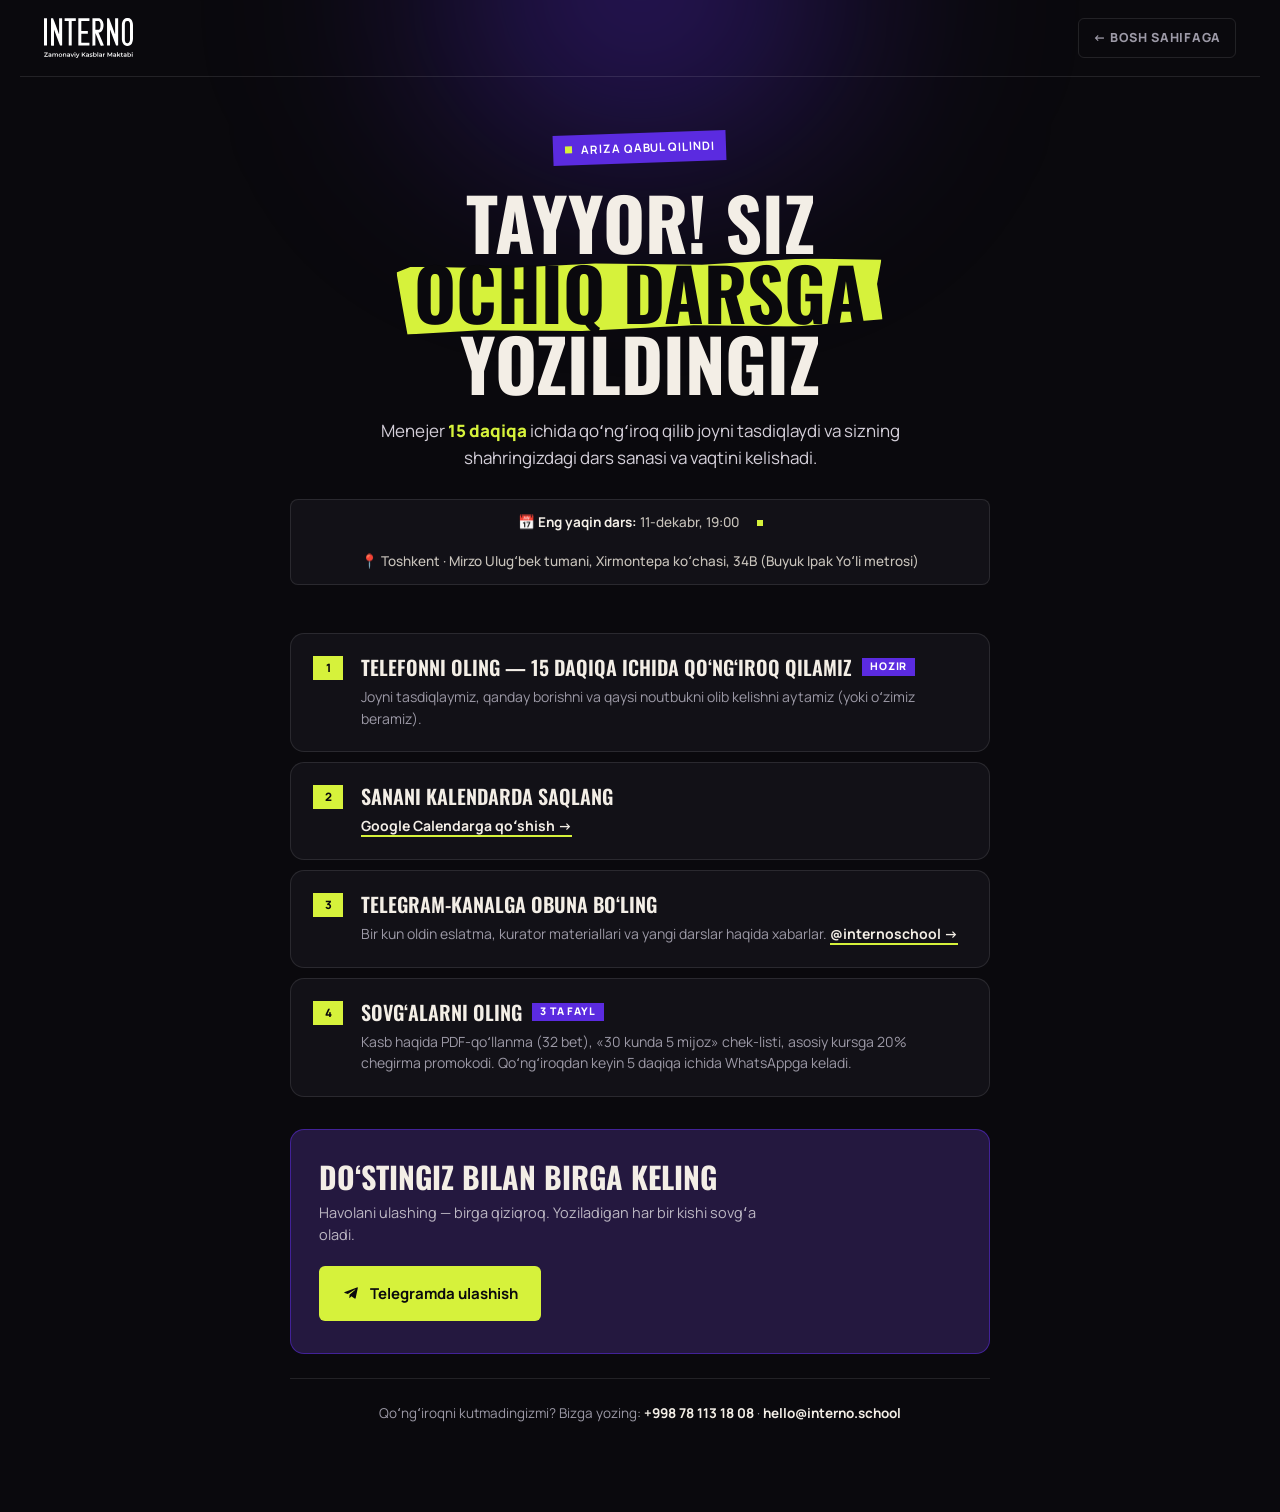
<file: thanks.html>
<!DOCTYPE html>
<html lang="ru">
<head>
<meta charset="UTF-8" />
<meta name="viewport" content="width=device-width, initial-scale=1.0" />
<title>Спасибо! Вы записаны · INTERNO School</title>
<meta name="description" content="Вы записаны на бесплатный открытый урок INTERNO School. Менеджер свяжется с вами в течение 15 минут." />
<meta name="robots" content="noindex, follow" />
<link rel="canonical" href="https://interior.internoedu.uz/thanks.html" />
<link rel="icon" href="/favicon.ico" sizes="48x48" />
<link rel="icon" href="/icon.svg" type="image/svg+xml" />
<link rel="apple-touch-icon" href="/apple-touch-icon.png" />
<link rel="preconnect" href="https://fonts.googleapis.com" />
<link rel="preconnect" href="https://fonts.gstatic.com" crossorigin />
<link rel="preconnect" href="https://connect.facebook.net" />
<link href="https://fonts.googleapis.com/css2?family=Oswald:wght@500;600;700&family=Manrope:wght@400;500;600;700;800&display=swap" rel="stylesheet" />
<link rel="stylesheet" href="styles.css" />

<!-- Meta Pixel Code -->
<script>
!function(f,b,e,v,n,t,s)
{if(f.fbq)return;n=f.fbq=function(){n.callMethod?
n.callMethod.apply(n,arguments):n.queue.push(arguments)};
if(!f._fbq)f._fbq=n;n.push=n;n.loaded=!0;n.version='2.0';
n.queue=[];t=b.createElement(e);t.async=!0;
t.src=v;s=b.getElementsByTagName(e)[0];
s.parentNode.insertBefore(t,s)}(window, document,'script',
'https://connect.facebook.net/en_US/fbevents.js');
(function(){
  var ph = '', fn = '', eid = '', q = '';
  try {
    q   = sessionStorage.getItem('interno_last_lead_q') || '';
    ph  = sessionStorage.getItem('interno_last_lead_ph') || '';
    fn  = sessionStorage.getItem('interno_last_lead_fn') || '';
    eid = sessionStorage.getItem('interno_last_lead_eid') || '';
  } catch(_){}
  var advanced = { country: 'uz' };
  if(ph) advanced.ph = ph;
  if(fn) advanced.fn = fn;
  fbq('init', '4251277901808457', advanced);
  fbq('track', 'PageView');
  // Нецелевой город (не Ташкент/Самарканд/Фергана) — без CompleteRegistration, чтобы реклама
  // не оптимизировалась на областные заявки.
  if(q !== '0') fbq('track', 'CompleteRegistration', {
    content_name: 'open_lesson',
    currency: 'USD',
    value: 1,
    status: true,
  }, eid ? { eventID: eid + '_cr' } : undefined);
})();
</script>
<noscript><img height="1" width="1" style="display:none"
src="https://www.facebook.com/tr?id=4251277901808457&ev=PageView&noscript=1"
/></noscript>
<!-- End Meta Pixel Code -->

<style>
.thanks-page{
  background:var(--ink);color:var(--cream);
  min-height:100vh;position:relative;overflow:hidden;
}
/* фиолетовое свечение — как подсветка потолка в сцене главной */
.thanks-page::before{
  content:"";position:absolute;z-index:0;pointer-events:none;
  top:-220px;left:50%;width:760px;height:420px;transform:translateX(-50%);
  border-radius:50%;filter:blur(90px);
  background:radial-gradient(circle,rgba(91,43,224,.45),transparent 70%);
}
.thanks-nav{
  position:relative;z-index:2;max-width:1240px;margin:0 auto;
  padding:18px 24px;display:flex;align-items:center;justify-content:space-between;
  border-bottom:1px solid var(--line-d);
}
.thanks-nav .logo{height:40px}
.thanks-nav__back{
  font-size:12.5px;font-weight:800;letter-spacing:.06em;text-transform:uppercase;color:var(--muted-d);
  padding:9px 14px;border-radius:6px;border:1px solid var(--line-d);transition:color .2s,border-color .2s;
}
.thanks-nav__back:hover{color:var(--cream);border-color:rgba(255,255,255,.3)}

.thanks{position:relative;z-index:2;padding:56px 20px 88px;display:flex;flex-direction:column;align-items:center}
.thanks__inner{max-width:700px;width:100%}

.thanks__hero{text-align:center;margin-bottom:48px}
.thanks__badge{
  display:inline-flex;align-items:center;gap:9px;
  background:var(--violet);color:#fff;
  font-size:11.5px;font-weight:700;letter-spacing:.08em;text-transform:uppercase;
  padding:6px 12px;transform:rotate(-2deg);margin-bottom:24px;
}
.thanks__badge .pulse{
  width:7px;height:7px;background:var(--lime);
  box-shadow:0 0 0 0 rgba(214,242,59,.6);animation:thanksPulse 2s ease-out infinite;
}
@keyframes thanksPulse{
  0%{box-shadow:0 0 0 0 rgba(214,242,59,.6)}
  70%{box-shadow:0 0 0 10px rgba(214,242,59,0)}
  100%{box-shadow:0 0 0 0 rgba(214,242,59,0)}
}
.thanks__title{
  font-family:var(--font-display);font-weight:700;text-transform:uppercase;
  font-size:clamp(40px,6vw,72px);line-height:.98;margin-bottom:20px;color:var(--cream);
}
.thanks__lead{color:#D4CFD9;font-size:clamp(15px,2vw,17px);line-height:1.55;max-width:520px;margin:0 auto}
.thanks__lead b{color:var(--lime);font-weight:800}

.thanks__meta{
  margin-top:28px;display:inline-flex;align-items:center;gap:18px;flex-wrap:wrap;justify-content:center;
  padding:12px 20px;border:1px solid var(--line-d);border-radius:8px;background:var(--ink-2);
  font-size:13.5px;color:#C9C4BC;font-weight:500;
}
.thanks__meta b{color:var(--cream);font-weight:700}
.thanks__meta-dot{width:6px;height:6px;background:var(--lime)}

.steps{display:flex;flex-direction:column;gap:10px;margin-bottom:32px}
.step{
  display:flex;gap:18px;align-items:flex-start;
  background:var(--ink-2);border:1px solid var(--line-d);border-radius:var(--r);
  padding:22px;transition:border-color .25s,transform .25s;
}
.step:hover{border-color:rgba(91,43,224,.6);transform:translateY(-2px)}
.step__num{
  flex:0 0 auto;min-width:30px;height:24px;padding:0 6px;
  display:flex;align-items:center;justify-content:center;
  background:var(--lime);color:var(--ink);font-size:11.5px;font-weight:800;
}
.step__body{flex:1;min-width:0}
.step__title{
  font-family:var(--font-display);font-weight:600;text-transform:uppercase;
  font-size:20px;line-height:1.1;color:var(--cream);margin-bottom:8px;
  display:flex;align-items:center;gap:10px;flex-wrap:wrap;
}
.step__hint{font-size:14px;color:var(--muted-d);line-height:1.55}
.step__hint a{color:var(--cream);font-weight:700;border-bottom:2px solid var(--lime);transition:color .2s}
.step__hint a:hover{color:var(--lime)}
.step__pill{
  display:inline-flex;align-items:center;padding:3px 8px;
  font-family:var(--font-body);font-size:10.5px;font-weight:800;letter-spacing:.08em;text-transform:uppercase;
  background:var(--violet);color:#fff;
}

.thanks__share{
  position:relative;background:var(--violet-deep);border:1px solid rgba(91,43,224,.55);
  color:var(--cream);border-radius:var(--r);padding:32px 28px;margin-bottom:24px;overflow:hidden;
}
.thanks__share-inner{position:relative;z-index:1}
.thanks__share h3{
  font-family:var(--font-display);font-weight:700;text-transform:uppercase;
  font-size:30px;line-height:1;margin-bottom:10px;
}
.thanks__share p{font-size:14.5px;line-height:1.5;margin-bottom:20px;color:#BDB8C4;max-width:440px}
.thanks__share .btn{
  display:inline-flex;align-items:center;gap:10px;
  background:var(--lime);color:var(--ink);padding:15px 22px;border-radius:6px;
  font-weight:700;font-size:15px;transition:transform .2s,box-shadow .2s;
}
.thanks__share .btn:hover{transform:translateY(-2px);box-shadow:0 10px 30px rgba(214,242,59,.25)}
.thanks__share .btn svg{width:18px;height:18px}

.thanks__contact{text-align:center;font-size:13.5px;color:var(--muted-d);padding-top:24px;border-top:1px solid var(--line-d)}
.thanks__contact a{color:var(--cream);font-weight:700}
.thanks__contact a:hover{color:var(--lime)}

@media (max-width:720px){
  .thanks-nav{padding:14px 16px}
  .thanks-nav .logo{height:32px}
  .thanks{padding:36px 16px 64px}
  .thanks__hero{margin-bottom:32px}
  .thanks__title{font-size:38px}
  .thanks__meta{font-size:12.5px;padding:10px 14px;gap:10px}
  .thanks__meta-dot{display:none}
  .step{padding:18px 16px;gap:14px}
  .step__title{font-size:18px}
  .step__hint{font-size:13px}
  .thanks__share{padding:24px 20px}
  .thanks__share h3{font-size:26px}
  .thanks__share .btn{width:100%;justify-content:center}
}
</style>
</head>
<body class="dark">

<main class="thanks-page">

<header class="thanks-nav">
  <a class="logo" href="index.html">
    <img src="logo-ru.svg" alt="INTERNO School" class="logo__img logo__img--ru" />
    <img src="logo-uz.svg" alt="INTERNO School" class="logo__img logo__img--uz" />
  </a>
  <a href="/" class="thanks-nav__back" data-i18n="back">← На главную</a>
</header>

<section class="thanks">
  <div class="thanks__inner">

    <div class="thanks__hero">
      <span class="thanks__badge"><span class="pulse"></span> <span data-i18n="badge">Заявка принята</span></span>
      <h1 class="thanks__title" data-i18n="title">Готово! Вы записаны<br/>на <em>открытый урок</em></h1>
      <p class="thanks__lead" data-i18n="lead">
        Менеджер позвонит в течение <b>15 минут</b>, чтобы подтвердить место,
        согласовать дату и время урока в вашем городе.
      </p>
      <div class="thanks__meta">
        <span data-i18n="meta1">📅 <b>Ближайший урок:</b> 17 июля, 19:00</span>
        <span class="thanks__meta-dot"></span>
        <span data-i18n="meta2" id="metaAddr">📍 Ташкент · Мирзо-Улугбекский р-н, ул. Хирмонтепа, 34Б (м. Буюк Ипак Йули)</span>
      </div>
    </div>

    <ol class="steps">
      <li class="step">
        <div class="step__num">1</div>
        <div class="step__body">
          <div class="step__title" data-i18n="s1t">Возьмите трубку — звоним в течение 15 минут <span class="step__pill" data-i18n="s1p">сейчас</span></div>
          <div class="step__hint" data-i18n="s1h">Подтвердим место, расскажем как добраться, какой ноутбук взять (или выдадим наш).</div>
        </div>
      </li>
      <li class="step">
        <div class="step__num">2</div>
        <div class="step__body">
          <div class="step__title" data-i18n="s2t">Сохраните дату в календаре</div>
          <div class="step__hint">
            <a id="calLink" href="https://calendar.google.com/calendar/u/0/r/eventedit?text=Открытый+урок+INTERNO+School&dates=20260717T190000/20260717T200000&location=Ташкент,+Мирзо-Улугбекский+р-н,+ул.+Хирмонтепа,+34Б&details=Бесплатный+открытый+урок+по+дизайну+интерьера" target="_blank" rel="noopener" data-i18n="s2h">Добавить в Google Calendar →</a>
          </div>
        </div>
      </li>
      <li class="step">
        <div class="step__num">3</div>
        <div class="step__body">
          <div class="step__title" data-i18n="s3t">Подпишитесь на Telegram-канал</div>
          <div class="step__hint" data-i18n="s3h">
            Напоминалка за день, материалы куратора и анонсы новых уроков.
            <a href="https://t.me/internoschool" target="_blank" rel="noopener">@internoschool →</a>
          </div>
        </div>
      </li>
      <li class="step">
        <div class="step__num">4</div>
        <div class="step__body">
          <div class="step__title" data-i18n="s4t">Заберите подарки <span class="step__pill" data-i18n="s4p">3 файла</span></div>
          <div class="step__hint" data-i18n="s4h">
            PDF-гайд по профессии (32 стр.), чек-лист «5 клиентов за 30 дней», промокод 20% на основной курс.
            Придут в WhatsApp в течение 5 минут после звонка.
          </div>
        </div>
      </li>
    </ol>

    <div class="thanks__share">
      <div class="thanks__share-inner">
        <h3 data-i18n="shareT">Приходите вместе с другом</h3>
        <p data-i18n="shareP">Поделитесь ссылкой — вдвоём интереснее. Подарки получит каждый, кто запишется.</p>
        <a id="shareLink" href="https://t.me/share/url?url=https%3A%2F%2Finterno-school.vercel.app&text=%D0%97%D0%B0%D0%BF%D0%B8%D1%81%D0%B0%D0%BB%D1%81%D1%8F(-%D0%BB%D0%B0%D1%81%D1%8C)%20%D0%BD%D0%B0%20%D0%B1%D0%B5%D1%81%D0%BF%D0%BB%D0%B0%D1%82%D0%BD%D1%8B%D0%B9%20%D0%BE%D1%82%D0%BA%D1%80%D1%8B%D1%82%D1%8B%D0%B9%20%D1%83%D1%80%D0%BE%D0%BA%20%D0%BF%D0%BE%20%D0%B4%D0%B8%D0%B7%D0%B0%D0%B9%D0%BD%D1%83%20%D0%B8%D0%BD%D1%82%D0%B5%D1%80%D1%8C%D0%B5%D1%80%D0%B0%20%D0%B2%20INTERNO%20School.%20%D0%9F%D1%80%D0%B8%D1%85%D0%BE%D0%B4%D0%B8%20%D1%81%D0%BE%20%D0%BC%D0%BD%D0%BE%D0%B9%20%E2%80%94%20%D0%B4%D0%B0%D0%B4%D1%83%D1%82%20PDF-%D0%B3%D0%B0%D0%B9%D0%B4%20%D0%B8%20%D1%81%D0%BA%D0%B8%D0%B4%D0%BA%D1%83%2020%25%20%D0%BD%D0%B0%20%D0%BE%D1%81%D0%BD%D0%BE%D0%B2%D0%BD%D0%BE%D0%B9%20%D0%BA%D1%83%D1%80%D1%81" target="_blank" rel="noopener" class="btn">
          <svg viewBox="0 0 24 24" fill="currentColor" aria-hidden="true"><path d="M9.78 18.65l.28-4.23 7.68-6.92c.34-.31-.07-.46-.52-.19L7.74 13.3 3.64 12c-.88-.25-.89-.86.2-1.3l15.97-6.16c.73-.33 1.43.18 1.15 1.3l-2.72 12.81c-.19.91-.74 1.13-1.5.71L12.6 16.3l-1.99 1.93c-.23.23-.42.42-.83.42z"/></svg>
          <span data-i18n="shareBtn">Поделиться в Telegram</span>
        </a>
      </div>
    </div>

    <p class="thanks__contact">
      <span data-i18n="contact">Не дождались звонка? Напишите нам:</span>
      <a href="https://wa.me/998781131808" target="_blank" rel="noopener">+998 78 113 18 08</a>
      ·
      <a href="mailto:hello@interno.school">hello@interno.school</a>
    </p>

  </div>
</section>

</main>

<script>
(function(){
  var lang = 'ru', city = 'tsh';
  try { lang = localStorage.getItem('interno_lang') || 'ru'; city = localStorage.getItem('interno_city') || 'tsh'; } catch(_){}
  var qsP = new URLSearchParams(location.search);
  var qsLang = qsP.get('lang'); if(qsLang === 'uz' || qsLang === 'ru') lang = qsLang;
  var qsCity = qsP.get('city'); if(qsCity === 'fer') qsCity = 'frg';
  if(qsCity === 'tsh' || qsCity === 'smr' || qsCity === 'frg') city = qsCity;

  var ADDR = {
    ru: {
      tsh: 'Ташкент · Мирзо-Улугбекский р-н, ул. Хирмонтепа, 34Б (м. Буюк Ипак Йули)',
      smr: 'Самарканд · ул. Давлатабад',
      frg: 'Фергана · ул. Комус, 40'
    },
    uz: {
      tsh: 'Toshkent · Mirzo Ulugʻbek tumani, Xirmontepa koʻchasi, 34B (Buyuk Ipak Yoʻli metrosi)',
      smr: 'Samarqand · Davlatobod koʻchasi',
      frg: 'Fargʻona · Komus koʻchasi, 40'
    }
  };
  var addr = (ADDR[lang] && ADDR[lang][city]) || ADDR.ru.tsh;
  var addrEl = document.getElementById('metaAddr');
  if(addrEl) addrEl.innerHTML = '📍 ' + addr;

  // Ближайший урок: еженедельный цикл, якорная дата задаёт день недели и
  // время (Ташкент, UTC+5) — как в NEXT_LESSON на главной.
  var LESSON = { anchor: '2026-07-17', time: '19:00' };
  var WEEK = 7 * 86400000;
  var target = new Date(LESSON.anchor + 'T' + LESSON.time + ':00+05:00');
  var now = new Date();
  if(now > target) target = new Date(target.getTime() + Math.ceil((now - target) / WEEK) * WEEK);
  var tash = new Date(target.getTime() + 5 * 3600000); // время в Ташкенте, читаем как UTC
  var MONTHS = {
    ru: ['января','февраля','марта','апреля','мая','июня','июля','августа','сентября','октября','ноября','декабря'],
    uz: ['yanvar','fevral','mart','aprel','may','iyun','iyul','avgust','sentabr','oktabr','noyabr','dekabr']
  };
  var lessonRu = tash.getUTCDate() + ' ' + MONTHS.ru[tash.getUTCMonth()] + ', ' + LESSON.time;
  var lessonUz = tash.getUTCDate() + '-' + MONTHS.uz[tash.getUTCMonth()] + ', ' + LESSON.time;
  var metaEl = document.querySelector('[data-i18n="meta1"]');
  if(metaEl) metaEl.innerHTML = '📅 <b>Ближайший урок:</b> ' + lessonRu;

  function calStamp(d){
    return new Date(d.getTime() + 5 * 3600000).toISOString().replace(/[-:]/g, '').slice(0, 15);
  }
  var calEl = document.getElementById('calLink');
  if(calEl){
    var calLoc = (ADDR.ru[city] || ADDR.ru.tsh).replace(' · ', ', ');
    calEl.href = 'https://calendar.google.com/calendar/u/0/r/eventedit?text=' + encodeURIComponent('Открытый урок INTERNO School') + '&dates=' + calStamp(target) + '/' + calStamp(new Date(target.getTime() + 3600000)) + '&ctz=Asia/Tashkent&location=' + encodeURIComponent(calLoc) + '&details=' + encodeURIComponent('Бесплатный открытый урок по дизайну интерьера');
  }

  if(lang !== 'uz') return;

  document.documentElement.lang = 'uz';
  document.title = 'Rahmat! Yozildingiz · INTERNO School';

  var dict = {
    back: '← Bosh sahifaga',
    badge: 'Ariza qabul qilindi',
    title: 'Tayyor! Siz <em>ochiq darsga</em><br/>yozildingiz',
    lead: 'Menejer <b>15 daqiqa</b> ichida qoʻngʻiroq qilib joyni tasdiqlaydi va sizning shahringizdagi dars sanasi va vaqtini kelishadi.',
    meta1: '📅 <b>Eng yaqin dars:</b> ' + lessonUz,
    meta2: '📍 ' + addr,
    s1t: 'Telefonni oling — 15 daqiqa ichida qoʻngʻiroq qilamiz <span class="step__pill">hozir</span>',
    s1p: 'hozir',
    s1h: 'Joyni tasdiqlaymiz, qanday borishni va qaysi noutbukni olib kelishni aytamiz (yoki oʻzimiz beramiz).',
    s2t: 'Sanani kalendarda saqlang',
    s2h: 'Google Calendarga qoʻshish →',
    s3t: 'Telegram-kanalga obuna boʻling',
    s3h: 'Bir kun oldin eslatma, kurator materiallari va yangi darslar haqida xabarlar. <a href="https://t.me/internoschool" target="_blank" rel="noopener">@internoschool →</a>',
    s4t: 'Sovgʻalarni oling <span class="step__pill">3 ta fayl</span>',
    s4p: '3 ta fayl',
    s4h: 'Kasb haqida PDF-qoʻllanma (32 bet), «30 kunda 5 mijoz» chek-listi, asosiy kursga 20% chegirma promokodi. Qoʻngʻiroqdan keyin 5 daqiqa ichida WhatsAppga keladi.',
    shareT: 'Doʻstingiz bilan birga keling',
    shareP: 'Havolani ulashing — birga qiziqroq. Yoziladigan har bir kishi sovgʻa oladi.',
    shareBtn: 'Telegramda ulashish',
    contact: 'Qoʻngʻiroqni kutmadingizmi? Bizga yozing:'
  };
  document.querySelectorAll('[data-i18n]').forEach(function(el){
    var k = el.getAttribute('data-i18n');
    if(dict[k] !== undefined) el.innerHTML = dict[k];
  });

  var share = document.getElementById('shareLink');
  if(share){
    var msg = 'INTERNO Schoolda interyer dizayni boʻyicha bepul ochiq darsga yozildim. Men bilan birga keling — PDF-qoʻllanma va asosiy kursga 20% chegirma berishadi.';
    share.href = 'https://t.me/share/url?url=' + encodeURIComponent('https://interno-school.vercel.app/?lang=uz') + '&text=' + encodeURIComponent(msg);
  }
})();
</script>

</body>
</html>
</file>
<file: styles.css>
/* ===== Дизайн-система главной INTERNO (interno-homepage) =====
   Тёмные и «бумажные» секции чередуются, заголовки — Oswald капсом,
   фиолетовые плашки-теги, лаймовые маркеры-«скотч», квадратные номера. */
:root{
  --ink:#0A090D;
  --ink-2:#121117;
  --ink-3:#1A1820;
  --paper:#EEE9E1;
  --paper-2:#F6F2EC;
  --cream:#F3EEE6;
  --violet:#5B2BE0;
  --violet-deep:#24183F;
  --lime:#D6F23B;
  --muted-d:#9C99A6;   /* вторичный текст на тёмном */
  --muted-l:#5E5A55;   /* вторичный текст на светлом */
  --line-d:rgba(255,255,255,.1);
  --line-l:rgba(10,9,13,.12);
  --r:14px;
  --font-display:'Oswald',sans-serif;
  --font-body:'Manrope',sans-serif;
}

/* ===== RESET ===== */
*,*::before,*::after{box-sizing:border-box;margin:0;padding:0}
/* scroll-padding — чтобы якорные переходы (#cta, #program, #faq…) не
   уводили заголовок секции под липкую шапку высотой 76px. */
html{scroll-behavior:smooth;overflow-x:hidden;scroll-padding-top:88px}
body{
  font-family:var(--font-body);font-size:16px;line-height:1.55;
  background:var(--ink);color:var(--cream);
  -webkit-font-smoothing:antialiased;
  overflow-x:hidden;width:100%;
}
::selection{background:var(--lime);color:var(--ink)}
img{max-width:100%;display:block}
a{color:inherit;text-decoration:none}
button{font:inherit;cursor:pointer;border:none;background:none;color:inherit}
ul{list-style:none}

.container{max-width:1240px;margin:0 auto;padding:0 24px;width:100%}
.muted{color:var(--muted-d)}
.s-light .muted{color:var(--muted-l)}
.small{font-size:11px;letter-spacing:.1em;text-transform:uppercase}

/* ===== секции: чередование тёмных и «бумажных» ===== */
section{position:relative;padding:96px 0}
.s-dark{background:var(--ink);color:var(--cream)}
.s-light{
  background-color:var(--paper);color:var(--ink);
  /* лёгкая бумажная фактура */
  background-image:url("data:image/svg+xml,%3Csvg xmlns='http://www.w3.org/2000/svg' width='160' height='160'%3E%3Cfilter id='n'%3E%3CfeTurbulence type='fractalNoise' baseFrequency='.9' numOctaves='2' stitchTiles='stitch'/%3E%3CfeColorMatrix values='0 0 0 0 0 0 0 0 0 0 0 0 0 0 0 0 0 0 .05 0'/%3E%3C/filter%3E%3Crect width='100%25' height='100%25' filter='url(%23n)'/%3E%3C/svg%3E");
}

/* ===== типографика ===== */
.display{
  font-family:var(--font-display);font-weight:700;text-transform:uppercase;
  font-size:clamp(36px,4.5vw,64px);line-height:.98;letter-spacing:-.005em;
  overflow-wrap:break-word;margin-bottom:40px;
}
.display.sm{font-size:clamp(32px,3.8vw,54px)}
.display.xs{font-size:clamp(24px,3vw,38px);line-height:1.05}
.s-dark .accent{color:var(--lime)}
.s-light .accent{color:var(--violet)}
.tag{
  display:inline-block;background:var(--violet);color:#fff;
  font-size:11.5px;font-weight:700;letter-spacing:.08em;text-transform:uppercase;line-height:1.4;
  padding:6px 12px;transform:rotate(-2deg);margin-bottom:18px;
}
/* «скотч»-маркер с рваными краями: им подсвечиваются <em> в заголовках */
em{
  position:relative;display:inline-block;font-style:normal;color:var(--ink);
  padding:0 .14em;margin:0 -.04em;z-index:0;
}
em::before{
  content:'';position:absolute;z-index:-1;inset:.06em -.08em -.02em -.1em;
  background:var(--lime);transform:rotate(-1.2deg);
  clip-path:polygon(0 8%,3% 0,22% 5%,41% 1%,63% 6%,84% 0,100% 4%,99% 40%,100% 92%,82% 100%,61% 95%,38% 100%,17% 96%,2% 100%,1% 55%);
}

/* ===== кнопки ===== */
.btn{
  display:inline-flex;align-items:center;justify-content:center;gap:12px;
  font-weight:700;font-size:15px;padding:16px 26px;border-radius:6px;
  border:1.5px solid transparent;white-space:nowrap;font-family:inherit;
  transition:transform .2s,background .2s,border-color .2s,box-shadow .2s,color .2s;
}
.btn:hover{transform:translateY(-2px)}
.btn--primary{background:var(--lime);color:var(--ink)}
.btn--primary:hover{box-shadow:0 10px 30px rgba(214,242,59,.25)}
.s-light .btn--primary{background:var(--violet);color:#fff}
.s-light .btn--primary:hover{box-shadow:0 10px 30px rgba(91,43,224,.35)}
/* тёмные карточки внутри «бумажных» секций — снова лайм */
.s-light .mentor__inner .btn--primary,.s-light .cta__inner .btn--primary{background:var(--lime);color:var(--ink)}
.s-light .mentor__inner .btn--primary:hover,.s-light .cta__inner .btn--primary:hover{box-shadow:0 10px 30px rgba(214,242,59,.25)}
.btn--ghost{background:transparent;color:var(--cream);border-color:rgba(255,255,255,.28)}
.btn--ghost:hover{border-color:var(--cream)}
.btn--lg{padding:17px 28px;font-size:15px}
.btn--block{width:100%}
.btn--center{display:flex;margin:0 auto;width:fit-content}

.arrow{
  display:inline-block;width:18px;height:18px;flex-shrink:0;
  font-size:0;line-height:0;vertical-align:middle;
  background-color:currentColor;
  -webkit-mask:url("data:image/svg+xml;utf8,<svg xmlns='http://www.w3.org/2000/svg' viewBox='0 0 24 24' fill='none' stroke='black' stroke-width='2' stroke-linecap='round' stroke-linejoin='round'><path d='M4 12h15m-6-6 6 6-6 6'/></svg>") center/contain no-repeat;
  mask:url("data:image/svg+xml;utf8,<svg xmlns='http://www.w3.org/2000/svg' viewBox='0 0 24 24' fill='none' stroke='black' stroke-width='2' stroke-linecap='round' stroke-linejoin='round'><path d='M4 12h15m-6-6 6 6-6 6'/></svg>") center/contain no-repeat;
}

/* ===== NAV ===== */
.nav{
  position:sticky;top:0;z-index:50;
  background:rgba(10,9,13,.88);backdrop-filter:blur(14px);-webkit-backdrop-filter:blur(14px);
  border-bottom:1px solid var(--line-d);color:var(--cream);
}
.nav__inner{max-width:1240px;margin:0 auto;padding:0 24px;height:76px;display:flex;align-items:center;gap:28px}
.logo{display:flex;align-items:center;height:40px}
.logo__img{height:100%;width:auto}
.logo__img--uz{display:none}
html[lang="uz"] .logo__img--ru{display:none}
html[lang="uz"] .logo__img--uz{display:block}
.nav__links{display:flex;gap:28px;margin-left:auto;font-size:13.5px;font-weight:600}
.nav__links a{color:var(--muted-d);transition:color .2s}
.nav__links a:hover{color:var(--cream)}
.nav__right{display:flex;align-items:center;gap:18px}
.city-select{
  background:transparent;color:var(--cream);border:1px solid var(--line-d);border-radius:6px;
  padding:8px 30px 8px 12px;font-size:13px;font-family:inherit;font-weight:700;
  cursor:pointer;outline:none;appearance:none;-webkit-appearance:none;
  background-image:url("data:image/svg+xml,%3Csvg xmlns='http://www.w3.org/2000/svg' width='12' height='8'%3E%3Cpath d='M1 1l5 5 5-5' stroke='%23D6F23B' stroke-width='2' fill='none' stroke-linecap='round'/%3E%3C/svg%3E");
  background-repeat:no-repeat;background-position:right 11px center;transition:border-color .2s;
}
.city-select:hover,.city-select:focus{border-color:rgba(255,255,255,.35)}
.city-select option{background:#1c1b22;color:var(--cream)}
.lang{display:flex;align-items:center;gap:2px}
.lang__btn{padding:4px 4px;font-size:12.5px;font-weight:800;letter-spacing:.04em;color:var(--muted-d);transition:color .2s}
.lang__btn + .lang__btn::before{content:'/';margin-right:6px;opacity:.4;color:var(--muted-d)}
.lang__btn.is-active{color:var(--cream)}
.nav__cta.btn{background:var(--violet);color:#fff;padding:11px 18px;font-size:13.5px}
.nav__cta.btn:hover{box-shadow:0 10px 30px rgba(91,43,224,.4)}

/* ===== HERO: интерьерная сцена с главной, текст слева ===== */
.hero{
  position:relative;display:flex;align-items:center;
  min-height:max(620px,calc(100svh - 76px));padding:56px 0 64px;
  overflow:hidden;isolation:isolate;
}
.hero__bg{position:absolute;inset:0;z-index:-1;background:var(--ink)}
.hero__bg picture{display:contents}
.hero__bg img{position:absolute;inset:0;width:100%;height:100%;object-fit:cover}
/* затемнение под текст слева и снизу — как на главной */
.hero__bg::after{
  content:'';position:absolute;inset:0;pointer-events:none;
  background:
    linear-gradient(90deg,rgba(10,9,13,.9) 0%,rgba(10,9,13,.62) 38%,rgba(10,9,13,0) 66%),
    linear-gradient(0deg,rgba(10,9,13,.85) 0%,rgba(10,9,13,0) 26%),
    linear-gradient(180deg,rgba(10,9,13,.6) 0%,rgba(10,9,13,0) 14%);
}
.hero__content{position:relative}
.hero__main{display:flex;flex-direction:column;align-items:flex-start;max-width:780px}
.hero__badge{
  display:inline-flex;align-items:center;
  background:var(--violet);color:#fff;
  font-size:11.5px;font-weight:700;letter-spacing:.08em;text-transform:uppercase;line-height:1.4;
  padding:6px 12px;transform:rotate(-2deg);margin-bottom:22px;
}
.hero__badge .dot{display:none}
.hero__title{
  font-family:var(--font-display);font-weight:700;text-transform:uppercase;
  font-size:clamp(42px,4.6vw,72px);line-height:.98;letter-spacing:-.005em;
  margin-bottom:24px;color:var(--cream);
  overflow-wrap:normal;word-break:normal;hyphens:none;
}
.hero__subtitle{max-width:500px;color:#D4CFD9;font-size:17px;line-height:1.55;margin-bottom:24px}
.hero__lesson{margin:-6px 0 22px}
.trust-chips{display:flex;flex-wrap:wrap;row-gap:10px;margin-bottom:30px}
.trust-chip{
  display:flex;align-items:center;gap:9px;
  font-size:11.5px;font-weight:800;letter-spacing:.07em;text-transform:uppercase;
  color:#B3AEBC;padding:0 16px;border-left:1px solid var(--line-d);
}
.trust-chip:first-child{padding-left:0;border-left:none}
.trust-chip::before{content:'';width:7px;height:7px;background:var(--lime);flex-shrink:0}
.hero__actions{display:flex;gap:14px;flex-wrap:wrap}
.hero__actions .btn--ghost{background:rgba(10,9,13,.35);backdrop-filter:blur(8px);-webkit-backdrop-filter:blur(8px)}
.hero__social{margin-top:22px;font-size:13px;color:#B3AEBC;font-weight:600;letter-spacing:.02em}
.hero__microcopy{margin-top:8px;font-size:12.5px;color:var(--muted-d)}

/* ===== строка ближайшего урока (hero + формы) ===== */
.lesson-next{font-size:13.5px;color:var(--lime);font-weight:700;letter-spacing:.01em}
.lesson-next:empty{display:none}
.lesson-next--form{
  padding:10px 14px;border-radius:6px;
  background:rgba(214,242,59,.08);border:1px solid rgba(214,242,59,.25);
}
.lesson-next--modal{margin-top:12px}

/* ===== поля форм (общие: hero, квиз, финальная форма, попап) ===== */
.quiz__form label,.cta__form label,.modal__form label,.hero__form label{
  display:flex;flex-direction:column;gap:7px;
  font-size:11px;letter-spacing:.08em;text-transform:uppercase;font-weight:700;color:var(--muted-d);
}
.quiz__form input,.cta__form input,.cta__form select,.modal__form input,.modal__form select,.hero__form input[type="text"],.hero__form select{
  width:100%;background:rgba(255,255,255,.05);border:1px solid var(--line-d);border-radius:6px;
  padding:13px 16px;color:var(--cream);font-family:var(--font-body);font-size:15px;font-weight:600;
  outline:none;transition:border-color .2s,box-shadow .2s;
}
.quiz__form input::placeholder,.cta__form input::placeholder,.modal__form input::placeholder,.hero__form input::placeholder{color:rgba(255,255,255,.25)}
.quiz__form input:focus,.cta__form input:focus,.cta__form select:focus,.modal__form input:focus,.modal__form select:focus,.hero__form input[type="text"]:focus,.hero__form select:focus{
  border-color:var(--lime);box-shadow:0 0 0 3px rgba(214,242,59,.15);
}
.cta__form select,.modal__form select,.hero__form select{
  appearance:none;-webkit-appearance:none;cursor:pointer;
  background-image:url("data:image/svg+xml,%3Csvg xmlns='http://www.w3.org/2000/svg' width='12' height='8'%3E%3Cpath d='M1 1l5 5 5-5' stroke='%23D6F23B' stroke-width='2' fill='none' stroke-linecap='round'/%3E%3C/svg%3E");
  background-repeat:no-repeat;background-position:right 16px center;padding-right:38px;
}
.cta__form select option,.modal__form select option,.hero__form select option{background:#1c1b22;color:var(--cream)}
/* пока город не выбран — плейсхолдер приглушён */
.cta__form select:invalid,.modal__form select:invalid,.hero__form select:invalid{color:rgba(255,255,255,.4)}
.hero__fields .hero__city{grid-column:1/-1}
.cta__check,.modal__check,.hero__form label.hero__check{
  display:flex !important;flex-direction:row !important;align-items:flex-start;gap:9px;
  font-size:12px;line-height:1.4;color:var(--muted-d);font-weight:500;
  text-transform:none !important;letter-spacing:0 !important;
}
.cta__check input,.modal__check input,.hero__check input{
  width:16px;height:16px;margin-top:1px;padding:0;flex-shrink:0;accent-color:var(--lime);
}

/* +998 — фиксированный префикс, маска на 9 цифр */
.phone-field{
  display:flex;align-items:center;
  background:rgba(255,255,255,.05);border:1px solid var(--line-d);border-radius:6px;
  transition:border-color .2s,box-shadow .2s;
}
.phone-field:focus-within{border-color:var(--lime);box-shadow:0 0 0 3px rgba(214,242,59,.15)}
.phone-field__prefix{
  padding:13px 4px 13px 16px;color:var(--cream);font-size:15px;line-height:1.5;font-weight:700;
  user-select:none;text-transform:none;letter-spacing:0;
}
form .phone-field input[type="tel"]{
  flex:1;min-width:0;width:auto;background:transparent;border:none;box-shadow:none;
  padding:13px 16px 13px 4px;color:var(--cream);font-family:var(--font-body);font-size:15px;font-weight:600;outline:none;
}
.phone-field input[type="tel"]::placeholder{color:rgba(255,255,255,.25)}
.phone-error{display:none;color:#ff8f7a;font-size:12px;text-transform:none;letter-spacing:0;font-weight:600}
label.has-error .phone-field{border-color:rgba(255,120,90,.7)}
label.has-error .phone-error{display:block}

/* ===== FEAR: три страха ===== */
.fear__head{margin-bottom:44px;max-width:920px}
.fear__title{
  font-family:var(--font-display);font-weight:700;text-transform:uppercase;
  font-size:clamp(36px,4.5vw,64px);line-height:.98;letter-spacing:-.005em;
}
.fear__title .accent{display:block;margin-top:8px}
.fear__grid{display:grid;grid-template-columns:repeat(3,1fr);gap:14px}
.fear__card{
  position:relative;background:var(--paper-2);color:var(--ink);
  border:1px solid var(--line-l);border-radius:var(--r);padding:30px 26px 28px;
  display:flex;flex-direction:column;gap:20px;
  transition:transform .3s,border-color .3s;
}
.fear__card:hover{transform:translateY(-4px);border-color:rgba(91,43,224,.45)}
.fear__num{
  align-self:flex-start;display:inline-flex;align-items:center;justify-content:center;
  min-width:30px;height:24px;padding:0 6px;font-size:11.5px;font-weight:800;
  background:var(--lime);color:var(--ink);
}
.fear__bad{
  display:flex;gap:12px;align-items:flex-start;
  font-size:15px;color:var(--muted-l);line-height:1.45;font-weight:600;
  padding-bottom:20px;border-bottom:1px dashed var(--line-l);
}
.fear__x,.fear__check{
  flex-shrink:0;width:26px;height:26px;
  display:inline-flex;align-items:center;justify-content:center;line-height:1;font-weight:800;
}
.fear__x{background:rgba(220,53,69,.12);color:#c8323f;font-size:17px;font-weight:500}
.fear__good{display:flex;gap:12px;align-items:flex-start;font-size:15px;color:var(--ink);line-height:1.55;font-weight:500}
.fear__good b{color:var(--violet);font-weight:800}
.fear__check{background:var(--violet);color:#fff;font-size:13px}
.fear__card--accent{background:var(--ink);color:var(--cream);border-color:var(--ink)}
.fear__card--accent .fear__num{background:var(--violet);color:#fff}
.fear__card--accent .fear__bad{color:var(--muted-d);border-bottom-color:var(--line-d)}
.fear__card--accent .fear__x{background:rgba(255,120,90,.15);color:#ff8f7a}
.fear__card--accent .fear__good{color:var(--cream)}
.fear__card--accent .fear__good b{color:var(--lime)}
.fear__card--accent .fear__check{background:var(--lime);color:var(--ink)}

/* ===== BENEFITS ===== */
.benefits__list{display:flex;flex-direction:column;border-top:1px solid var(--line-d)}
.benefits__list li{
  display:flex;align-items:center;gap:26px;
  padding:24px 0;border-bottom:1px solid var(--line-d);
  font-size:19px;font-weight:600;color:var(--cream);line-height:1.45;
  transition:padding .25s,color .25s;
}
.benefits__list li:hover{padding-left:12px;color:var(--lime)}
.benefits__num{
  flex-shrink:0;display:inline-flex;align-items:center;justify-content:center;
  min-width:30px;height:24px;padding:0 6px;font-size:11.5px;font-weight:800;
  background:var(--lime);color:var(--ink);
}
.benefits__foot{margin-top:28px;font-size:12.5px;color:var(--lime);text-transform:uppercase;letter-spacing:.1em;font-weight:800}

/* ===== GIFTS ===== */
.gifts__grid{display:grid;grid-template-columns:repeat(3,1fr);gap:14px;margin:0 0 24px}
.gift{
  background:var(--paper-2);color:var(--ink);border:1px solid var(--line-l);
  border-radius:var(--r);padding:30px 26px;
  display:flex;flex-direction:column;gap:12px;transition:transform .3s,border-color .3s;
}
.gift:hover{transform:translateY(-4px);border-color:rgba(91,43,224,.45)}
.gift__icon{width:112px;height:112px;object-fit:contain;display:block;margin-bottom:6px}
img.gift__icon{font-size:0}
.gift__num{
  align-self:flex-start;background:var(--violet);color:#fff;
  font-size:11px;font-weight:800;letter-spacing:.08em;text-transform:uppercase;padding:5px 10px;
}
.gift__title{font-family:var(--font-display);font-weight:600;text-transform:uppercase;font-size:22px;line-height:1.08;color:var(--ink)}
.gift__desc{font-size:14px;color:var(--muted-l);line-height:1.5;font-weight:500}
.gift--accent{background:var(--violet-deep);color:var(--cream);border-color:var(--violet-deep)}
.gift--accent .gift__num{background:var(--lime);color:var(--ink)}
.gift--accent .gift__title{color:var(--cream)}
.gift--accent .gift__desc{color:#BDB8C4}
.gifts__note{font-size:14px;color:var(--muted-l);text-align:center;margin-bottom:24px;font-weight:600}

/* 3D-иконки у заголовков */
.sec-ico{
  width:84px;height:84px;object-fit:contain;
  display:inline-block;vertical-align:middle;margin-left:6px;
  animation:secFloat 3.5s ease-in-out infinite alternate;
}
.sec-ico--sm{width:64px;height:64px}
@keyframes secFloat{from{transform:translateY(0)}to{transform:translateY(-6px)}}

/* ===== QUIZ ===== */
.quiz__head{text-align:center;margin-bottom:36px}
.quiz__head .display{margin-bottom:0}
.quiz__lead{color:var(--muted-d);font-size:15px;font-weight:500;margin-top:14px}
.quiz__box{max-width:740px;margin:0 auto;background:var(--ink-2);border:1px solid var(--line-d);border-radius:var(--r);padding:40px}
.quiz__progress{height:4px;background:var(--ink-3);overflow:hidden;margin-bottom:10px}
.quiz__bar{height:100%;background:var(--lime);width:20%;transition:width .4s ease}
.quiz__counter{text-align:right;font-size:12px;font-weight:800;color:var(--muted-d);letter-spacing:.08em;margin-bottom:30px}
.quiz__step{display:none}
.quiz__step.is-active{display:block;animation:fadeIn .3s ease}
@keyframes fadeIn{from{opacity:0;transform:translateY(8px)}to{opacity:1;transform:none}}
.quiz__q{font-family:var(--font-display);font-weight:600;text-transform:uppercase;font-size:28px;line-height:1.1;margin-bottom:24px;color:var(--cream)}
.quiz__opts{display:flex;flex-direction:column;gap:10px}
.quiz__opt{
  text-align:left;padding:17px 20px;
  background:var(--ink-3);border:1px solid var(--line-d);border-radius:8px;
  font-size:15px;font-weight:600;color:var(--cream);transition:background .2s,border-color .2s,color .2s,transform .2s;
}
.quiz__opt:hover{background:var(--lime);color:var(--ink);border-color:var(--lime);transform:translateX(4px)}
.quiz__final .quiz__verdict{
  background:var(--violet-deep);border:1px solid rgba(91,43,224,.5);color:var(--cream);
  padding:22px 24px;border-radius:10px;font-size:15px;line-height:1.55;margin-bottom:24px;font-weight:500;
}
.quiz__verdict b{color:var(--lime);font-weight:800}
.quiz__form{display:flex;flex-direction:column;gap:14px}
.quiz__back{margin-top:16px;font-size:13px;font-weight:600;color:var(--muted-d);text-align:center;display:block;width:100%}
.quiz__back:hover{color:var(--cream)}

/* ===== MENTOR (спикер) ===== */
.mentor__inner{
  background:var(--ink);color:var(--cream);
  border-radius:var(--r);padding:0;overflow:hidden;
  display:grid;grid-template-columns:1fr 1.15fr;align-items:stretch;
}
.mentor__photo{min-height:560px;background:url('mentor-asad.jpg') 50% 18%/cover no-repeat var(--ink-2)}
.mentor__info{display:flex;flex-direction:column;align-items:flex-start;gap:18px;padding:52px 48px}
.mentor__info .tag{margin-bottom:0}
.mentor__name{
  font-family:var(--font-display);font-weight:700;text-transform:uppercase;
  font-size:clamp(40px,4.4vw,64px);line-height:.98;
}
.mentor__role{color:var(--muted-d);font-size:15px;font-weight:600}
.mentor__list{display:flex;flex-direction:column;gap:10px;color:#C9C4BC;font-size:15px;border-top:1px solid var(--line-d);padding-top:20px;width:100%}
.mentor__list li{position:relative;padding-left:20px}
.mentor__list li::before{content:'';position:absolute;left:0;top:9px;width:7px;height:7px;background:var(--violet)}
.mentor__quote{
  border-left:3px solid var(--lime);background:var(--ink-2);
  padding:20px 22px;border-radius:0 8px 8px 0;
  font-size:14.5px;line-height:1.6;color:#D4CFD9;font-style:italic;
}
.mentor__actions{display:flex;gap:12px;flex-wrap:wrap}

/* ===== PRACTICE VIDEOS ===== */
.practice .display{margin-bottom:14px}
.practice__lead{color:var(--muted-d);font-size:15px;font-weight:500;margin-bottom:36px}
.practice__grid{display:grid;grid-template-columns:repeat(2,1fr);gap:14px}
.practice-card{
  background:var(--ink-2);color:var(--cream);border:1px solid var(--line-d);
  border-radius:var(--r);overflow:hidden;display:flex;flex-direction:column;
  transition:border-color .3s,transform .3s;
}
.practice-card:hover{border-color:rgba(91,43,224,.6);transform:translateY(-4px)}
.practice-card__video{width:100%;height:auto;aspect-ratio:16/10;display:block;background:#000;object-fit:cover}
.practice-card__player{
  position:relative;display:block;width:100%;aspect-ratio:16/10;
  border:0;padding:0;cursor:pointer;color:var(--cream);
  background:var(--ink);overflow:hidden;-webkit-tap-highlight-color:transparent;
  font:inherit;text-align:left;
}
.practice-card__player:focus-visible{outline:2px solid var(--lime);outline-offset:-4px}
.practice-card__poster{
  position:absolute;inset:0;display:block;
  background:radial-gradient(120% 80% at 30% 20%,#221d2e 0%,#121117 55%,#0A090D 100%);
}
.practice-card__poster::before{
  content:"";position:absolute;inset:0;
  background-image:
    linear-gradient(rgba(255,255,255,.045) 1px,transparent 1px),
    linear-gradient(90deg,rgba(255,255,255,.045) 1px,transparent 1px);
  background-size:24px 24px;
  mask-image:radial-gradient(70% 70% at 50% 50%,#000 40%,transparent 100%);
  -webkit-mask-image:radial-gradient(70% 70% at 50% 50%,#000 40%,transparent 100%);
}
.practice-card__poster::after{content:"";position:absolute;inset:0;background:linear-gradient(180deg,transparent 40%,rgba(10,9,13,.6) 100%)}
.practice-card__poster--lesson{background:radial-gradient(120% 90% at 25% 15%,#2c1d55 0%,#16131f 50%,#0A090D 100%)}
.practice-card__poster--visit{background:radial-gradient(120% 90% at 75% 20%,#2a2e12 0%,#14151a 55%,#0A090D 100%)}
.practice-card__plan,.practice-card__ruler{position:absolute;inset:0;display:flex;align-items:center;justify-content:center;pointer-events:none}
.practice-card__plan svg{width:65%;height:auto;color:rgba(140,110,240,.6)}
.practice-card__ruler{align-items:flex-end;padding:0 12% 18%}
.practice-card__ruler svg{width:100%;height:auto;color:rgba(214,242,59,.45)}
.practice-card__chip{
  position:absolute;top:16px;left:16px;z-index:2;
  font-size:10.5px;letter-spacing:.12em;font-weight:800;
  padding:6px 10px;background:rgba(10,9,13,.6);color:#fff;
  backdrop-filter:blur(8px);-webkit-backdrop-filter:blur(8px);
}
.practice-card__chip--soft{background:var(--violet);transform:rotate(-2deg)}
.practice-card__hint{
  position:absolute;left:16px;bottom:16px;z-index:2;
  font-size:11px;letter-spacing:.12em;text-transform:uppercase;font-weight:800;color:rgba(255,255,255,.85);
}
.practice-card__play{
  position:absolute;top:50%;left:50%;transform:translate(-50%,-50%);
  width:72px;height:72px;border-radius:50%;
  background:var(--lime);color:var(--ink);
  display:flex;align-items:center;justify-content:center;
  box-shadow:0 18px 38px -10px rgba(0,0,0,.6);
  transition:transform .25s ease,box-shadow .25s ease;z-index:2;
}
.practice-card__play svg{width:28px;height:28px;margin-left:3px}
.practice-card__player:hover .practice-card__play{transform:translate(-50%,-50%) scale(1.06);box-shadow:0 0 0 10px rgba(214,242,59,.15)}
.practice-card__player:active .practice-card__play{transform:translate(-50%,-50%) scale(.96)}
.practice-card__body{padding:24px 26px 28px}
.practice-card__title{font-family:var(--font-display);font-weight:700;text-transform:uppercase;font-size:26px;line-height:1.02;margin-bottom:10px;color:var(--cream)}
.practice-card__desc{font-size:14px;color:#BDB8C4;line-height:1.55}

/* ===== SALARY ===== */
.salary .display{margin-bottom:14px}
.salary > .container > .muted{display:block;font-size:15px;font-weight:500;margin-bottom:36px}
.salary__grid{display:grid;grid-template-columns:repeat(3,1fr);gap:14px;margin:0 0 32px}
.salary__card{
  background:var(--paper-2);color:var(--ink);border:1px solid var(--line-l);
  border-radius:var(--r);padding:30px 28px;display:flex;flex-direction:column;gap:14px;
}
.salary__lvl{font-family:var(--font-display);font-weight:700;text-transform:uppercase;font-size:40px;line-height:1}
.salary__period{font-size:11.5px;color:var(--muted-l);text-transform:uppercase;letter-spacing:.1em;font-weight:800}
.salary__row{
  display:flex;justify-content:space-between;align-items:center;gap:12px;
  padding-top:14px;border-top:1px solid var(--line-l);font-size:13.5px;font-weight:600;color:var(--muted-l);
}
.salary__row b{font-family:var(--font-display);font-weight:600;font-size:24px;color:var(--ink);white-space:nowrap}
.salary__card--mid{background:var(--ink);color:var(--cream);border-color:var(--ink)}
.salary__card--mid .salary__lvl{color:var(--lime)}
.salary__card--mid .salary__period,.salary__card--mid .salary__row{color:var(--muted-d);border-color:var(--line-d)}
.salary__card--mid .salary__row b{color:var(--cream)}
.salary__card--sr{background:var(--violet);color:#fff;border-color:var(--violet)}
.salary__card--sr .salary__period{color:rgba(255,255,255,.7)}
.salary__card--sr .salary__row{color:rgba(255,255,255,.75);border-color:rgba(255,255,255,.2)}
.salary__card--sr .salary__row b{color:#fff}

/* ===== CASES ===== */
.cases__grid{display:grid;grid-template-columns:repeat(2,1fr);gap:14px}
.case-card{
  display:grid;grid-template-columns:170px 1fr;
  background:var(--ink-2);color:var(--cream);border:1px solid var(--line-d);
  border-radius:var(--r);overflow:hidden;transition:border-color .3s;
}
.case-card:hover{border-color:rgba(91,43,224,.6)}
/* Сюжетные кадры без лиц (Higgsfield, gpt_image_2_5) — иллюстрируют историю,
   а не изображают выпускника. Появятся настоящие фото — заменить cases/case-N.jpg. */
.case-card__photo{background:#2a2830 center/cover}
.case-card__photo--1{background-image:url('cases/case-1.jpg')}
.case-card__photo--2{background-image:url('cases/case-2.jpg')}
.case-card__photo--3{background-image:url('cases/case-3.jpg')}
.case-card__photo--4{background-image:url('cases/case-4.jpg')}
.case-card__body{padding:24px;display:flex;flex-direction:column;gap:7px}
.case-card__name{font-family:var(--font-display);font-weight:600;text-transform:uppercase;font-size:22px;line-height:1.05;margin-bottom:6px}
.case-card__before,.case-card__after{font-size:13.5px;color:var(--muted-d);line-height:1.45}
.case-card__before b,.case-card__after b{font-weight:800;margin-right:4px;text-transform:uppercase;font-size:10.5px;letter-spacing:.08em;color:#6f6c78}
.case-card__after{color:var(--cream);font-weight:600}
.case-card__after b{color:var(--lime)}
.case-card__time{font-size:10.5px;color:#6f6c78;text-transform:uppercase;letter-spacing:.1em;margin-top:2px;font-weight:800}
.case-card__quote{font-size:13px;color:#BDB8C4;line-height:1.55;font-style:italic;margin-top:10px;padding-top:12px;border-top:1px dashed var(--line-d)}
.case-card__ig{
  align-self:flex-start;margin-top:10px;font-size:12px;font-weight:800;letter-spacing:.04em;color:var(--cream);
  padding-bottom:4px;border-bottom:2px solid var(--lime);transition:color .2s;
}
.case-card__ig:hover{color:var(--lime)}

/* Все отзывы — в Telegram */
.reviews-tg{
  display:flex;align-items:center;gap:20px;margin-top:22px;padding:24px 28px;
  background:var(--violet-deep);border:1px solid rgba(91,43,224,.55);
  border-radius:var(--r);color:var(--cream);transition:transform .25s,border-color .25s;
}
.reviews-tg:hover{transform:translateY(-2px);border-color:var(--violet)}
.reviews-tg__icon{
  flex:0 0 56px;width:56px;height:56px;background:var(--violet);
  display:flex;align-items:center;justify-content:center;color:#fff;transform:rotate(-3deg);
}
.reviews-tg__body{flex:1;min-width:0}
.reviews-tg__title{font-family:var(--font-display);font-weight:600;text-transform:uppercase;font-size:22px;line-height:1.05;margin-bottom:6px}
.reviews-tg__sub{font-size:13.5px;color:#BDB8C4;line-height:1.45}
.reviews-tg__cta{
  flex:0 0 auto;display:inline-flex;align-items:center;gap:10px;white-space:nowrap;
  font-size:12.5px;font-weight:800;letter-spacing:.08em;text-transform:uppercase;
  padding-bottom:6px;border-bottom:2px solid var(--lime);transition:gap .25s;
}
.reviews-tg:hover .reviews-tg__cta{gap:16px}

/* ===== WORKS ===== */
.works .display{margin-bottom:14px}
.works > .container > .muted{display:block;font-size:15px;font-weight:500;margin-bottom:36px}
.works__grid{display:grid;grid-template-columns:repeat(3,1fr);gap:14px;margin:0 0 32px}
.work{position:relative;height:290px;border-radius:var(--r);overflow:hidden;background:var(--ink-2)}
.work img{position:absolute;inset:0;width:100%;height:100%;object-fit:cover;display:block;transition:transform .7s cubic-bezier(.22,1,.36,1)}
.work:hover img{transform:scale(1.04)}
.work figcaption{
  position:absolute;left:0;right:0;bottom:0;padding:40px 20px 16px;
  background:linear-gradient(0deg,rgba(10,9,13,.92) 0%,rgba(10,9,13,0) 100%);
  font-size:11.5px;font-weight:700;letter-spacing:.06em;text-transform:uppercase;color:var(--cream);
}

/* ===== PROGRAM ===== */
.program__head{display:flex;align-items:flex-end;justify-content:space-between;gap:24px;margin-bottom:36px}
.program__head .display{margin-bottom:0}
.program__head .tag{display:table}
.program .display .muted{color:var(--muted-d)}
.program__ico{width:116px;height:116px;object-fit:contain;flex-shrink:0}
.timeline{display:flex;flex-direction:column;background:var(--ink-2);border:1px solid var(--line-d);border-radius:var(--r);padding:6px 32px}
.timeline li{display:flex;gap:28px;padding:24px 0;border-bottom:1px solid var(--line-d);align-items:flex-start}
.timeline li:last-child{border-bottom:none}
.timeline__time{
  flex-shrink:0;min-width:84px;text-align:center;
  font-family:var(--font-display);font-weight:600;font-size:18px;line-height:1;
  padding:6px 8px;background:var(--lime);color:var(--ink);
}
.timeline li b{font-family:var(--font-display);font-weight:600;text-transform:uppercase;font-size:24px;line-height:1.05;display:block;margin-bottom:6px;color:var(--cream)}
.timeline li p{font-size:14.5px;color:var(--muted-d);line-height:1.55}
.program__note{
  margin-top:14px;padding:16px 20px;border-radius:8px;
  background:rgba(214,242,59,.06);border:1px solid rgba(214,242,59,.25);
  color:var(--cream);font-size:14.5px;font-weight:500;
}

/* ===== WHY ===== */
.why__grid{display:grid;grid-template-columns:repeat(4,1fr);gap:14px}
.why__card{
  background:var(--paper-2);color:var(--ink);border:1px solid var(--line-l);
  border-radius:var(--r);padding:30px 26px;display:flex;flex-direction:column;gap:10px;
}
.why__ico{width:68px;height:68px;object-fit:contain;display:block;margin-bottom:8px}
.why__num{font-family:var(--font-display);font-weight:700;font-size:68px;line-height:.95;color:var(--ink)}
.why__lbl{font-size:14px;color:var(--muted-l);line-height:1.5;font-weight:500}
.why__card:nth-child(2){background:var(--violet-deep);border-color:var(--violet-deep)}
.why__card:nth-child(2) .why__num{color:var(--lime)}
.why__card:nth-child(2) .why__lbl{color:#BDB8C4}

/* ===== FAQ ===== */
.faq__list{display:flex;flex-direction:column;gap:10px}
.faq__item{background:var(--ink-2);color:var(--cream);border:1px solid var(--line-d);border-radius:10px;padding:22px 26px;transition:border-color .25s}
.faq__item[open]{border-color:rgba(91,43,224,.6)}
.faq__item summary{
  cursor:pointer;list-style:none;font-size:17px;font-weight:700;line-height:1.4;
  display:flex;justify-content:space-between;align-items:center;gap:16px;color:var(--cream);
}
.faq__item summary::-webkit-details-marker{display:none}
.faq__item summary::after{
  content:'+';flex-shrink:0;width:30px;height:30px;
  display:inline-flex;align-items:center;justify-content:center;
  background:var(--ink-3);color:var(--lime);font-size:22px;font-weight:500;line-height:1;transition:background .25s,color .25s;
}
.faq__item[open] summary::after{content:'−';background:var(--lime);color:var(--ink)}
.faq__item p{margin-top:14px;color:#BDB8C4;font-size:15px;line-height:1.6}

/* ===== CTA: финальная форма ===== */
.cta__inner{
  background:var(--ink);color:var(--cream);
  border-radius:var(--r);padding:52px;
  display:grid;grid-template-columns:1.1fr 1fr;gap:48px;
}
.cta .display.sm{display:flex;align-items:center;gap:14px;flex-wrap:wrap;margin-bottom:28px;color:var(--cream)}
.countdown{display:flex;gap:8px;margin-bottom:24px;width:100%}
.countdown__cell{flex:1 1 0;min-width:0;background:var(--ink-2);border:1px solid var(--line-d);border-radius:8px;padding:16px 6px;text-align:center}
.countdown__cell span{display:block;font-family:var(--font-display);font-weight:700;font-size:clamp(26px,5.5vw,40px);color:var(--lime);line-height:1}
.countdown__cell small{display:block;margin-top:8px;font-size:10.5px;color:var(--muted-d);text-transform:uppercase;letter-spacing:.1em;font-weight:800}
.progress{margin-bottom:20px}
.progress__bar{height:6px;background:var(--ink-3);overflow:hidden;margin-bottom:10px}
.progress__fill{height:100%;background:var(--lime)}
.progress__lbl{font-size:13.5px;color:var(--muted-d);font-weight:600}
.progress__lbl b{color:var(--cream)}
.cta__bullets{display:flex;flex-direction:column;gap:10px;color:#D4CFD9;font-size:15px;font-weight:600;margin-top:22px}
.cta__form{background:var(--ink-2);border:1px solid var(--line-d);border-radius:var(--r);padding:30px;display:flex;flex-direction:column;gap:14px}
.cta__small{font-size:11.5px;color:var(--muted-d);text-align:center}

/* ===== FOOTER ===== */
.footer{padding:64px 0 34px;background:#0D0C11;color:var(--cream);border-top:1px solid var(--line-d)}
.footer__top{display:grid;grid-template-columns:1.4fr 1fr 1.2fr 1fr 1fr;gap:40px;padding-bottom:36px;border-bottom:1px solid var(--line-d)}
.footer__brand{display:flex;flex-direction:column;gap:18px}
.footer .logo{height:52px}
.footer__brand .muted{max-width:290px;font-size:14px;letter-spacing:0;text-transform:none}
.footer__col{display:flex;flex-direction:column;gap:12px}
.footer__col h4{font-size:12.5px;font-weight:800;letter-spacing:.12em;text-transform:uppercase;margin-bottom:6px}
.footer__col a,.footer__col p{font-size:14px;color:var(--muted-d);line-height:1.5;transition:color .2s}
.footer__col a:hover{color:var(--lime)}
.footer__col p[data-addr]{opacity:.55;transition:opacity .2s}
.footer__col p[data-addr].is-active{opacity:1;color:var(--cream);font-weight:600}
.footer__bottom{display:flex;justify-content:space-between;gap:16px;padding-top:22px;font-size:13px;color:var(--muted-d)}
.footer__bottom a:hover{color:var(--lime)}

/* ===== MODAL ===== */
.modal{position:fixed;inset:0;z-index:100;display:none;align-items:center;justify-content:center;padding:20px}
.modal.is-open{display:flex;animation:modalFadeIn .25s ease}
@keyframes modalFadeIn{from{opacity:0}to{opacity:1}}
.modal__backdrop{position:absolute;inset:0;background:rgba(0,0,0,.72);backdrop-filter:blur(6px);-webkit-backdrop-filter:blur(6px)}
.modal__panel{
  position:relative;z-index:1;width:100%;max-width:460px;
  background:var(--ink-2);color:var(--cream);border:1px solid var(--line-d);
  border-radius:var(--r);padding:36px 32px;
  max-height:calc(100vh - 40px);overflow-y:auto;
  box-shadow:0 30px 80px rgba(0,0,0,.6);
  animation:modalSlideUp .3s cubic-bezier(.2,.8,.3,1);
}
@keyframes modalSlideUp{from{transform:translateY(20px) scale(.97);opacity:0}to{transform:none;opacity:1}}
.modal__close{
  position:absolute;top:14px;right:14px;width:36px;height:36px;border-radius:6px;
  background:rgba(255,255,255,.07);color:var(--cream);
  display:flex;align-items:center;justify-content:center;font-size:22px;line-height:1;transition:background .2s;
}
.modal__close:hover{background:var(--violet)}
.modal__head{margin-bottom:20px}
.modal__eyebrow{
  display:inline-block;background:var(--violet);color:#fff;
  font-size:11.5px;font-weight:700;letter-spacing:.08em;text-transform:uppercase;
  padding:6px 12px;transform:rotate(-2deg);margin-bottom:14px;
}
.modal__title{font-family:var(--font-display);font-weight:700;text-transform:uppercase;font-size:34px;line-height:1;color:var(--cream);margin-bottom:10px}
.modal__lead{color:var(--muted-d);font-size:14px;line-height:1.5}
.modal__bullets{
  display:flex;flex-direction:column;gap:6px;
  background:rgba(214,242,59,.06);border:1px solid rgba(214,242,59,.2);border-radius:8px;
  padding:14px 16px;margin-bottom:18px;font-size:13.5px;font-weight:600;color:#D4CFD9;
}
.modal__form{display:flex;flex-direction:column;gap:13px}
.modal__small{font-size:11.5px;color:var(--muted-d);text-align:center;margin-top:2px}
body.modal-open{overflow:hidden}

/* ===== STICKY MOBILE CTA ===== */
.sticky-cta{
  display:none;position:fixed;left:12px;right:12px;bottom:12px;z-index:60;
  background:var(--lime);color:var(--ink);
  padding:16px 20px;border-radius:6px;font-weight:800;font-size:15px;
  align-items:center;justify-content:center;gap:10px;
  box-shadow:0 10px 30px rgba(0,0,0,.45);
  /* hidden until the user scrolls past the first viewport (JS: .is-visible) */
  opacity:0;transform:translateY(calc(100% + 16px));pointer-events:none;
  transition:opacity .3s ease,transform .3s ease;
}
.sticky-cta.is-visible{opacity:1;transform:none;pointer-events:auto}
body.modal-open .sticky-cta{opacity:0;transform:translateY(calc(100% + 16px));pointer-events:none}

/* ===== Кнопка записи в конце секций ===== */
.section-cta{margin-top:40px}
.gifts .btn--center,.salary .btn--center,.works .btn--center{margin-top:0}

/* ===== HERO A/B: вариант B — оффер и форма в первом экране =====
   Разметка обоих вариантов лежит в DOM; какой показывать, решает
   data-variant на <html> (ставится синхронно в <head>, до первой
   отрисовки — мигания нет). */
.hero__proof,.hero__proof-note,.hero__form{display:none}
[data-variant="b"] .hero__lesson,
[data-variant="b"] .trust-chips,
[data-variant="b"] .hero__actions,
[data-variant="b"] .hero__social,
[data-variant="b"] .hero__microcopy{display:none}

/* Порядок первого экрана в B: оффер → форма → доказательства. */
[data-variant="b"] .hero__badge{order:1;margin-bottom:18px}
[data-variant="b"] .hero__title{order:2}
[data-variant="b"] .hero__subtitle{order:3}
[data-variant="b"] .hero__form{order:4}
[data-variant="b"] .hero__proof{order:5}
[data-variant="b"] .hero__proof-note{order:6}

/* Заголовок B длиннее — набираем мельче, иначе форма уезжает за фолд. */
[data-variant="b"] .hero__title{font-size:clamp(34px,3.6vw,58px);margin-bottom:16px}
[data-variant="b"] .hero__subtitle{font-size:15.5px;margin-bottom:20px;max-width:540px}

[data-variant="b"] .hero__proof{display:flex;flex-wrap:wrap;row-gap:10px;margin:20px 0 10px}
[data-variant="b"] .hero__proof li{
  display:flex;align-items:center;gap:9px;
  font-size:11.5px;font-weight:800;letter-spacing:.06em;text-transform:uppercase;
  color:#B3AEBC;padding:0 14px;border-left:1px solid var(--line-d);
}
[data-variant="b"] .hero__proof li:first-child{padding-left:0;border-left:none}
[data-variant="b"] .hero__proof li::before{content:'';width:7px;height:7px;background:var(--lime);flex-shrink:0}
[data-variant="b"] .hero__proof-note{display:block;margin:0;max-width:480px;font-size:11px;line-height:1.45;color:#7d7a86}
[data-variant="b"] .hero__proof-note:empty{display:none}

[data-variant="b"] .hero__form{
  display:flex;flex-direction:column;gap:12px;width:100%;max-width:470px;
  background:rgba(10,9,13,.66);backdrop-filter:blur(12px);-webkit-backdrop-filter:blur(12px);
  border:1px solid var(--line-d);border-radius:var(--r);padding:22px;
}
[data-variant="b"] .lesson-next--hero{
  margin:0;padding:9px 13px;border-radius:6px;font-size:12.5px;
  background:rgba(214,242,59,.08);border:1px solid rgba(214,242,59,.25);
}
[data-variant="b"] .hero__gifts{display:grid;gap:6px}
[data-variant="b"] .hero__gifts li{font-size:13px;line-height:1.35;color:#D4CFD9;font-weight:600}
[data-variant="b"] .hero__form-title{margin:2px 0 -2px;font-size:11px;font-weight:800;color:var(--muted-d);text-transform:uppercase;letter-spacing:.08em}
[data-variant="b"] .hero__fields{display:grid;grid-template-columns:minmax(0,.8fr) minmax(0,1.2fr);gap:10px}
[data-variant="b"] .hero__policy{margin:0;font-size:11px;line-height:1.4;color:var(--muted-d);text-align:center}
[data-variant="b"] .hero__proglink{align-self:center;font-size:12.5px;font-weight:600;color:var(--muted-d);text-decoration:underline;text-underline-offset:3px}
[data-variant="b"] .hero__proglink:hover{color:var(--cream)}

/* ===== появление при скролле и «уменьшить движение» ===== */
@media (prefers-reduced-motion:reduce){
  *,*::before,*::after{animation-duration:.01ms!important;transition-duration:.01ms!important}
  html{scroll-behavior:auto}
  .sec-ico{animation:none}
}

/* legacy hidden */
.hero__pager,.hero__nav,.hero__line,.strip,.types,.coveted,.tabs,.cards,.cards__pager,.event-card,.side-labels{display:none !important}

/* ===== адаптив ===== */
@media (max-width:1080px){
  .nav__links{display:none}
  .nav__right{margin-left:auto}
}
@media (max-width:980px){
  section{padding:72px 0}
  .fear__grid,.gifts__grid,.salary__grid,.cases__grid{grid-template-columns:1fr}
  .works__grid{grid-template-columns:repeat(2,1fr)}
  .why__grid{grid-template-columns:repeat(2,1fr)}
  .mentor__inner{grid-template-columns:1fr}
  /* В одну колонку карточка широкая и низкая: прижимаем кадр к верху,
     тогда работает собственный запас над головой в самом снимке. */
  .mentor__photo{min-height:400px;background-position:50% 0}
  .mentor__info{padding:36px 32px 40px}
  .cta__inner{grid-template-columns:1fr;padding:36px 32px}
  .footer__top{grid-template-columns:1fr 1fr;gap:32px}
}
/* телефон и вертикальный планшет: вертикальный кадр, текст сверху */
@media (max-width:700px),(max-aspect-ratio:4/5){
  .hero{align-items:flex-start;min-height:max(600px,calc(100svh - 66px));padding:32px 0 clamp(160px,42vw,280px)}
  .hero__bg::after{
    background:
      linear-gradient(180deg,rgba(10,9,13,.94) 0%,rgba(10,9,13,.8) 45%,rgba(10,9,13,0) 78%),
      linear-gradient(0deg,rgba(10,9,13,.7) 0%,rgba(10,9,13,0) 22%);
  }
  [data-variant="b"] .hero{padding-bottom:48px}
  [data-variant="b"] .hero__bg::after{background:linear-gradient(180deg,rgba(10,9,13,.92) 0%,rgba(10,9,13,.82) 60%,rgba(10,9,13,.6) 100%)}
}
@media (max-width:720px){
  .container{padding:0 16px}
  section{padding:56px 0}
  .nav__inner{height:66px;gap:12px;padding:0 16px}
  .logo{height:32px}
  .nav__right{gap:12px}
  .nav__cta{display:none}
  .city-select{padding:6px 26px 6px 10px;font-size:12px;background-position:right 9px center}

  .hero__badge{margin-bottom:16px;font-size:10.5px;padding:5px 10px}
  .hero__title{font-size:clamp(36px,10.5vw,52px);margin-bottom:16px}
  .hero__subtitle{font-size:15px;margin-bottom:18px}
  .trust-chips{margin-bottom:22px;gap:8px 16px}
  .trust-chip{font-size:10.5px;padding:0;border-left:none}
  .hero__actions{flex-direction:column;align-items:stretch;width:100%}
  .hero__actions .btn{width:100%}

  .display{font-size:clamp(30px,8.4vw,42px);margin-bottom:28px}
  .display.sm{font-size:clamp(28px,7.8vw,38px)}
  .fear__head{margin-bottom:28px}
  .fear__title{font-size:clamp(30px,8.4vw,42px)}
  .fear__card{padding:24px 20px}
  .fear__bad,.fear__good{font-size:14px;gap:10px}

  .benefits__list li{padding:18px 0;font-size:16px;gap:12px;flex-direction:column;align-items:flex-start}

  .gift{padding:24px 20px}
  .gift__icon{width:92px;height:92px}
  .gift__title{font-size:20px}

  .sec-ico{width:56px;height:56px}
  .sec-ico--sm{width:48px;height:48px}

  .quiz__box{padding:26px 18px}
  .quiz__q{font-size:22px;margin-bottom:18px}
  .quiz__opt{padding:14px 16px;font-size:14px}

  .mentor__photo{min-height:320px}
  .mentor__info{padding:28px 20px 32px}
  .mentor__quote{font-size:13.5px;padding:16px 18px}
  .mentor__list{font-size:14px}
  .mentor__actions{width:100%}
  .mentor__actions .btn{width:100%}

  .practice__grid{grid-template-columns:1fr}
  .practice__lead{margin-bottom:24px}
  .practice-card__player{aspect-ratio:4/3}
  .practice-card__play{width:64px;height:64px}
  .practice-card__play svg{width:24px;height:24px}
  .practice-card__plan svg{width:72%}
  .practice-card__body{padding:20px 20px 24px}
  .practice-card__title{font-size:22px}

  .salary__card{padding:24px 22px}
  .salary__lvl{font-size:34px}
  .salary__row b{font-size:20px}

  .case-card{grid-template-columns:1fr}
  .case-card__photo{height:240px}
  .case-card__body{padding:20px}
  .reviews-tg{flex-direction:column;align-items:flex-start;padding:22px 20px;gap:14px}

  .works__grid{grid-template-columns:1fr;gap:10px}
  .work{height:230px}

  .program__head{align-items:center}
  .program__ico{width:68px;height:68px}
  .timeline{padding:4px 20px}
  .timeline li{flex-direction:column;gap:10px;padding:20px 0}
  .timeline__time{font-size:15px;min-width:0}
  .timeline li b{font-size:20px}
  .timeline li p{font-size:13.5px}

  .why__grid{gap:10px}
  .why__card{padding:22px 18px}
  .why__ico{width:52px;height:52px}
  .why__num{font-size:46px}
  .why__lbl{font-size:12.5px}

  .faq__item{padding:18px 18px}
  .faq__item summary{font-size:15px}
  .faq__item p{font-size:14px}

  .cta__inner{padding:26px 18px;gap:24px}
  .cta__form{padding:22px 18px}
  .countdown{gap:6px}
  .countdown__cell{padding:12px 2px}
  .countdown__cell span{font-size:clamp(22px,7vw,30px)}
  .countdown__cell small{font-size:9.5px;letter-spacing:.05em}

  .footer{padding:48px 0 28px}
  .footer__top{grid-template-columns:1fr;gap:28px}
  .footer__bottom{flex-direction:column;gap:6px;font-size:12px}

  .modal__panel{padding:30px 20px}
  .modal__title{font-size:28px}
  .modal__lead{font-size:13.5px}

  .sticky-cta{display:flex}
  body{padding-bottom:80px}
  .section-cta{width:100%;margin-top:28px}

  /* Вариант B: первым экраном — оффер и первое поле; подарки уводим под кнопку. */
  [data-variant="b"] .hero__title{font-size:clamp(30px,8.6vw,42px);margin-bottom:12px}
  [data-variant="b"] .hero__subtitle{font-size:14px;margin-bottom:16px}
  [data-variant="b"] .hero__form{max-width:none;padding:18px;gap:10px}
  [data-variant="b"] .hero__fields{grid-template-columns:1fr}
  [data-variant="b"] .lesson-next--hero{order:1}
  [data-variant="b"] .hero__form-title{order:2}
  [data-variant="b"] .hero__fields{order:3}
  [data-variant="b"] .hero__check{order:4}
  [data-variant="b"] .hero__form .btn{order:5}
  [data-variant="b"] .hero__gifts{order:6;padding-top:6px;border-top:1px solid var(--line-d)}
  [data-variant="b"] .hero__gifts li{font-size:12px}
  [data-variant="b"] .hero__policy{order:7}
  [data-variant="b"] .hero__proglink{order:8}
  [data-variant="b"] .hero__proof{margin:16px 0 8px}
  [data-variant="b"] .hero__proof{gap:8px 16px}
  [data-variant="b"] .hero__proof li{font-size:10.5px;padding:0;border-left:none}
  [data-variant="b"] .hero__proof-note{margin-bottom:8px;font-size:10.5px}
}
@media (max-width:380px){
  .hero__title{font-size:32px}
  .display{font-size:28px}
  .display.sm{font-size:26px}
  .countdown__cell span{font-size:20px}
  .countdown__cell small{font-size:8.5px}
  [data-variant="b"] .hero__title{font-size:27px}
  [data-variant="b"] .hero__subtitle{font-size:13px;margin-bottom:14px}
  [data-variant="b"] .hero__form{padding:16px;gap:9px}
}
</file>
